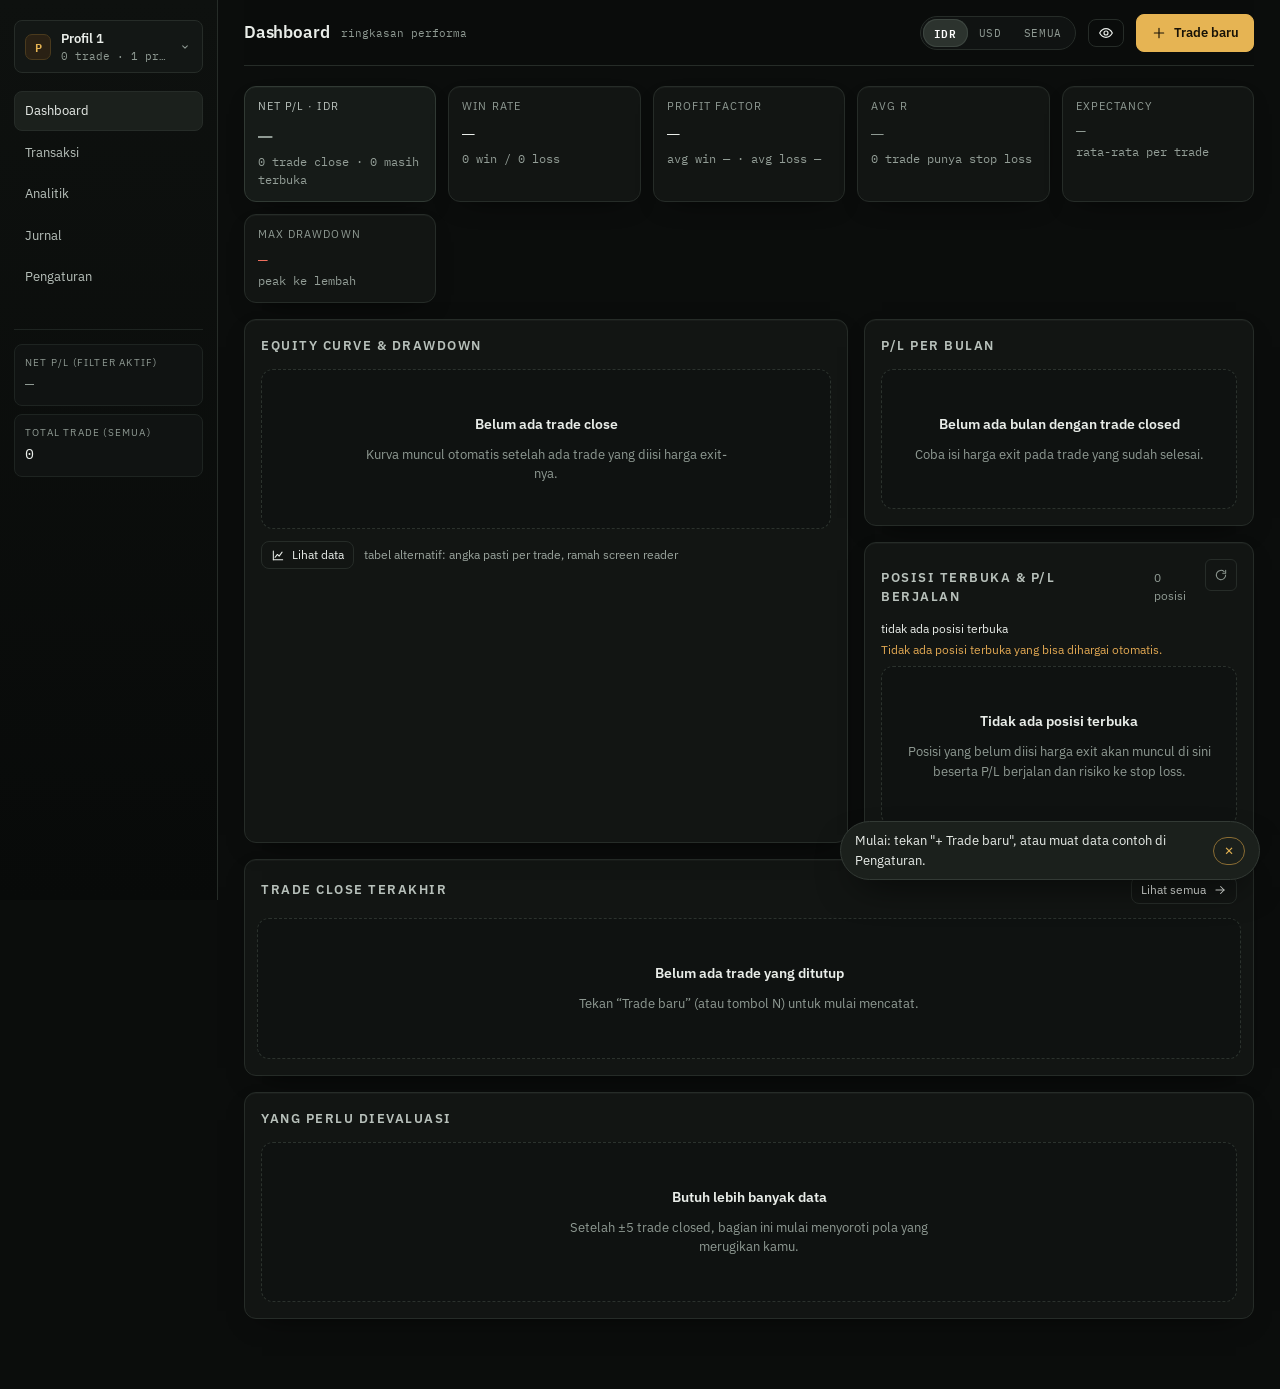
<file: index.html>
<!doctype html>
<html lang="id">
<head>
<meta charset="utf-8">
<meta name="viewport" content="width=device-width, initial-scale=1">
<title>Jurnal Trading — Saham &amp; Crypto</title>
<meta name="theme-color" content="#0b0d0c">
<meta property="og:type" content="website">
<meta property="og:title" content="Jurnal Trading — Saham &amp; Crypto">
<meta property="og:description" content="Jurnal trading offline: catat posisi, hitung P/L dan R multiple, harga live Binance &amp; IDX, multi profil.">
<meta name="twitter:card" content="summary">
<meta name="description" content="Jurnal trading offline untuk saham dan crypto.">
<meta name="color-scheme" content="dark">
<link rel="preconnect" href="https://fonts.googleapis.com">
<link rel="preconnect" href="https://fonts.gstatic.com" crossorigin>
<link href="https://fonts.googleapis.com/css2?family=IBM+Plex+Mono:wght@400;500;600&family=IBM+Plex+Sans:wght@400;500;600&display=swap" rel="stylesheet">
<style>
/* ===================================================================
   Jurnal Trading — design tokens & layout
   surface: Monitor + Operate (dense journal console, no marketing hero)
   =================================================================== */
*,
*::before,
*::after { box-sizing: border-box; }

:root {
  --bg: #0b0d0c;
  --bg-deep: #080a09;
  --panel: #121513;
  --panel-2: #171b18;
  --panel-3: #1d2220;
  --line: #262c28;
  --line-soft: #1e2421;
  --ink: #e9ede9;
  --ink-2: #b8c1bb;
  --muted: #8f9a93;
  --accent: #e6b453;
  --accent-dim: #8a6c33;
  --pos: #5fce9b;
  --neg: #ef6f5e;
  --warn: #e0a752;
  --radius: 12px;
  --radius-sm: 8px;
  --mono: "IBM Plex Mono", ui-monospace, SFMono-Regular, Menlo, monospace;
  --sans: "IBM Plex Sans", ui-sans-serif, system-ui, -apple-system, sans-serif;
  --shadow: 0 1px 0 rgba(255, 255, 255, .03) inset, 0 10px 30px -18px #000;
}

html, body { margin: 0; padding: 0; min-height: 100%; }
body {
  background: var(--bg);
  color: var(--ink);
  font-family: var(--sans);
  font-size: 14px;
  line-height: 1.5;
  -webkit-font-smoothing: antialiased;
  text-rendering: optimizeLegibility;
}
::selection { background: var(--accent); color: #12100a; }

/* scrollbars */
* { scrollbar-width: thin; scrollbar-color: #2c3330 transparent; }
*::-webkit-scrollbar { width: 10px; height: 10px; }
*::-webkit-scrollbar-thumb { background: #2c3330; border-radius: 6px; border: 2px solid var(--bg); }

/* ---------------- shell ---------------- */
.app {
  display: grid;
  grid-template-columns: 218px minmax(0, 1fr);
  min-height: 100vh;
}

.side {
  position: sticky;
  top: 0;
  height: 100vh;
  display: flex;
  flex-direction: column;
  gap: 18px;
  padding: 20px 14px;
  border-right: 1px solid var(--line);
  background: linear-gradient(180deg, #0e110f 0%, var(--bg-deep) 100%);
}

.nav { display: flex; flex-direction: column; gap: 2px; }
.nav button {
  -webkit-appearance: none;
  appearance: none;
  display: flex;
  align-items: center;
  gap: 10px;
  width: 100%;
  padding: 9px 10px;
  min-height: 38px;
  border: 1px solid transparent;
  border-radius: var(--radius-sm);
  background: transparent;
  color: var(--ink-2);
  font: inherit;
  font-size: 13px;
  text-align: left;
  cursor: pointer;
  transition: background .12s ease, color .12s ease;
}
.nav button:hover { background: #141815; color: var(--ink); }
.nav button[aria-current="true"] {
  background: #1b201c;
  border-color: var(--line);
  color: var(--ink);
}
.nav button:focus-visible { outline: 2px solid var(--accent); outline-offset: 1px; }

.side-foot {
  margin-top: 14px;
  padding-top: 14px;
  border-top: 1px solid var(--line-soft);
  display: grid;
  gap: 8px;
}
.side-stat {
  border: 1px solid var(--line-soft);
  border-radius: var(--radius-sm);
  padding: 10px;
  background: #101312;
}
.side-stat .lbl { font-size: 10px; text-transform: uppercase; letter-spacing: .12em; color: var(--muted); }
.side-stat .val { font-family: var(--mono); font-size: 15px; margin-top: 3px; font-variant-numeric: tabular-nums; }

/* ---------------- main ---------------- */
main { min-width: 0; padding: 0 26px 70px; }
.topbar {
  position: sticky;
  top: 0;
  z-index: 30;
  display: flex;
  align-items: center;
  gap: 12px;
  flex-wrap: wrap;
  padding: 14px 0 13px;
  margin-bottom: 20px;
  border-bottom: 1px solid var(--line);
  background: rgba(11, 13, 12, .88);
  backdrop-filter: blur(10px);
}
.topbar h1 {
  font-size: 17px;
  font-weight: 600;
  margin: 0;
  letter-spacing: -.01em;
  white-space: nowrap;
}
.topbar .crumb { font-family: var(--mono); font-size: 11px; color: var(--muted); }
.spacer { flex: 1 1 auto; }

/* segmented control */
.seg {
  display: inline-flex;
  border: 1px solid var(--line);
  border-radius: 999px;
  padding: 2px;
  background: #101312;
}
.seg button {
  -webkit-appearance: none; appearance: none;
  border: 0; background: transparent; color: var(--muted);
  font: inherit; font-size: 11px; font-family: var(--mono);
  letter-spacing: .06em; text-transform: uppercase;
  padding: 5px 11px; border-radius: 999px; cursor: pointer; min-height: 28px;
}
.seg button[aria-pressed="true"] { background: #2c332e; color: #ffffff; box-shadow: inset 0 0 0 1px #3d4640; font-weight: 600; }
.seg button:focus-visible { outline: 2px solid var(--accent); outline-offset: 1px; }

/* ---------------- buttons ---------------- */
.btn {
  -webkit-appearance: none; appearance: none;
  display: inline-flex; align-items: center; justify-content: center; gap: 7px;
  min-height: 36px;
  padding: 8px 14px;
  border: 1px solid var(--line);
  border-radius: var(--radius-sm);
  background: var(--panel-2);
  color: var(--ink);
  font: inherit; font-size: 13px;
  cursor: pointer;
  transition: background .12s ease, border-color .12s ease, transform .06s ease;
  white-space: nowrap;
}
.btn:hover { background: var(--panel-3); border-color: #333a35; }
.btn:active { transform: translateY(1px); }
.btn:focus-visible { outline: 2px solid var(--accent); outline-offset: 1px; }
.btn-primary {
  background: var(--accent);
  border-color: var(--accent);
  color: #191307;
  font-weight: 600;
}
.btn-primary:hover { background: #f0c468; border-color: #f0c468; }
.btn-ghost { background: transparent; }
.btn-danger { color: var(--neg); border-color: #3a2723; background: #17100f; }
.btn-danger:hover { background: #211513; border-color: #5b3229; }
.btn-sm { min-height: 28px; padding: 4px 9px; font-size: 12px; }
.btn .glyph { font-family: var(--mono); font-size: 13px; line-height: 1; }

/* ---------------- cards / grids ---------------- */
.view { display: none; }
.view.is-active { display: block; animation: fadein .16s ease; }
@keyframes fadein { from { opacity: 0; transform: translateY(2px); } to { opacity: 1; transform: none; } }

.card {
  background: var(--panel);
  border: 1px solid var(--line);
  border-radius: var(--radius);
  padding: 16px;
  box-shadow: var(--shadow);
}
.card + .card { margin-top: 16px; }
.card-head {
  display: flex; align-items: baseline; gap: 10px;
  margin-bottom: 14px;
}
.card-head h2 {
  font-size: 12px; margin: 0; font-weight: 600;
  text-transform: uppercase; letter-spacing: .12em; color: var(--ink-2);
}
.card-head .hint { font-size: 11.5px; color: var(--muted); }
.card-head .spacer { flex: 1; }

.kpis {
  display: grid;
  grid-template-columns: repeat(auto-fit, minmax(168px, 1fr));
  gap: 12px;
}
.kpi {
  background: var(--panel);
  border: 1px solid var(--line);
  border-radius: var(--radius);
  padding: 12px 13px;
  box-shadow: var(--shadow);
}
.kpi .lbl {
  font-size: 10.5px; text-transform: uppercase; letter-spacing: .1em;
  color: var(--muted); display: flex; align-items: center; gap: 6px;
}
.kpi .val {
  font-family: var(--mono); font-size: 21px; line-height: 1.25;
  margin-top: 6px; font-variant-numeric: tabular-nums; letter-spacing: -.02em;
}
.kpi .val.sm { font-size: 16px; }
.kpi .meta { font-size: 11px; color: var(--muted); margin-top: 3px; font-family: var(--mono); }

.grid-2 { display: grid; grid-template-columns: minmax(0, 1.55fr) minmax(0, 1fr); gap: 16px; align-items: start; }
.grid-2 > .card + .card { margin-top: 0; }
@media (max-width: 1080px) { .grid-2 { grid-template-columns: minmax(0, 1fr); } }

.pos { color: var(--pos); }
.neg { color: var(--neg); }
.flat { color: var(--muted); }
.num { font-family: var(--mono); font-variant-numeric: tabular-nums; }

/* ---------------- tables ---------------- */
.table-wrap { overflow-x: auto; margin: 0 -4px; }
table { width: 100%; border-collapse: collapse; font-size: 13px; }
thead th {
  position: sticky; top: 0;
  text-align: left;
  font-size: 10.5px;
  text-transform: uppercase;
  letter-spacing: .1em;
  color: var(--muted);
  font-weight: 500;
  padding: 0 10px 8px;
  border-bottom: 1px solid var(--line);
  background: var(--panel);
  white-space: nowrap;
}
tbody td {
  padding: 9px 10px;
  border-bottom: 1px solid var(--line-soft);
  vertical-align: middle;
  white-space: nowrap;
}
tbody tr:hover { background: #151a17; }
tbody tr:last-child td { border-bottom: 0; }
td.num, th.num { text-align: right; font-family: var(--mono); font-variant-numeric: tabular-nums; }
td.wrap { white-space: normal; min-width: 160px; color: var(--ink-2); font-size: 12px; }
.t-sym { font-family: var(--mono); font-weight: 600; letter-spacing: .02em; }
.t-date { font-family: var(--mono); font-size: 11.5px; color: var(--muted); }
.t-sub { font-size: 11px; color: var(--muted); }

.badge {
  display: inline-flex; align-items: center; gap: 4px;
  font-family: var(--mono); font-size: 10px;
  letter-spacing: .07em; text-transform: uppercase;
  padding: 2px 6px; border-radius: 5px;
  border: 1px solid var(--line);
  background: #141815; color: var(--ink-2);
  white-space: nowrap;
}
.badge.b-stock { color: #9ec9f0; border-color: #24323d; background: #10171c; }
.badge.b-crypto { color: #dcb98a; border-color: #3a3020; background: #1a1610; }
.badge.b-long { color: var(--pos); border-color: #1f3b30; background: #0f1a16; }
.badge.b-short { color: var(--neg); border-color: #402623; background: #1a1211; }
.badge.b-open { color: var(--warn); border-color: #3d3423; background: #1a1710; }
.badge.b-tag { color: var(--ink-2); }

.row-actions { display: flex; gap: 4px; justify-content: flex-end; }
.icon-btn {
  -webkit-appearance: none; appearance: none;
  width: 28px; height: 28px; min-height: 28px;
  display: inline-grid; place-items: center;
  border: 1px solid var(--line); border-radius: 6px;
  background: transparent; color: var(--muted);
  font-family: var(--mono); font-size: 12px; cursor: pointer;
}
.icon-btn:hover { color: var(--ink); background: var(--panel-3); }
.icon-btn.danger:hover { color: var(--neg); border-color: #5b3229; }

/* ---------------- empty state ---------------- */
.empty {
  display: grid; gap: 10px; place-items: center;
  padding: 44px 20px; text-align: center;
  border: 1px dashed #2b322d; border-radius: var(--radius);
  background: #0f1211; color: var(--muted);
}
.empty strong { color: var(--ink); font-weight: 600; display: block; font-size: 14px; }
.empty p { margin: 0; font-size: 12.5px; max-width: 380px; }

/* ---------------- chart ---------------- */
.chart { width: 100%; display: block; overflow: visible; }
.chart text { font-family: var(--mono); font-size: 10.5px; fill: var(--muted); }
.chart .axis { stroke: #2f3733; stroke-width: 1; }
.chart .zero { stroke: #59635c; stroke-dasharray: 4 3; stroke-width: 1.2; }
.chart .line { fill: none; stroke-width: 1.8; stroke-linejoin: round; stroke-linecap: round; }
.chart .area { stroke: none; }
.chart .dot { stroke: var(--bg); stroke-width: 1.5; }
.chart-legend { display: flex; gap: 14px; font-size: 11px; color: var(--muted); font-family: var(--mono); }

/* bars (monthly / dow / histogram) */
.bars { display: grid; gap: 7px; }
.bar-row { display: grid; grid-template-columns: 74px 1fr 92px; gap: 10px; align-items: center; font-size: 12px; }
.bar-track { display: flex; align-items: center; height: 18px; background: #0f1211; border-radius: 4px; overflow: hidden; }
.bar-fill { height: 100%; border-radius: 4px; min-width: 2px; transition: width .3s ease; }
.bar-fill.p { background: linear-gradient(90deg, #2f7357, var(--pos)); }
.bar-fill.n { background: linear-gradient(90deg, var(--neg), #7d352c); }
.bar-row .lbl { font-family: var(--mono); font-size: 11px; color: var(--ink-2); }
.bar-row .val { font-family: var(--mono); font-size: 11.5px; text-align: right; font-variant-numeric: tabular-nums; }

/* ---------------- forms ---------------- */
.field { display: grid; gap: 5px; }
.field > label {
  font-size: 10.5px; text-transform: uppercase; letter-spacing: .1em; color: var(--muted);
}
input, select, textarea {
  -webkit-appearance: none; appearance: none;
  width: 100%;
  font: inherit;
  font-size: 13px;
  color: var(--ink);
  background: #0e1110;
  border: 1px solid var(--line);
  border-radius: var(--radius-sm);
  padding: 8px 10px;
  min-height: 36px;
}
input.num, textarea.num { font-family: var(--mono); font-variant-numeric: tabular-nums; }
input:focus, select:focus, textarea:focus {
  outline: none;
  border-color: var(--accent-dim);
  box-shadow: 0 0 0 3px rgba(230, 180, 83, .12);
}
input::placeholder, textarea::placeholder { color: #5a635d; }
select { background-image: none; cursor: pointer; }
textarea { min-height: 72px; resize: vertical; line-height: 1.5; }
input[type="checkbox"] {
  -webkit-appearance: none; appearance: none;
  width: 16px; height: 16px; min-height: 16px; padding: 0;
  border: 1px solid var(--line); border-radius: 4px; background: #0e1110;
  display: inline-grid; place-items: center; cursor: pointer; flex: none;
}
input[type="checkbox"]:checked { background: var(--accent); border-color: var(--accent); }
input[type="checkbox"]:checked::after {
  content: "✓"; font-size: 11px; color: #191307; font-weight: 700;
}
.checkline { display: flex; align-items: center; gap: 8px; font-size: 12.5px; color: var(--ink-2); min-height: 36px; }

.form-grid { display: grid; grid-template-columns: repeat(4, minmax(0, 1fr)); gap: 12px; }
.form-grid .span2 { grid-column: span 2; }
.form-grid .span4 { grid-column: span 4; }
@media (max-width: 860px) {
  .form-grid { grid-template-columns: repeat(2, minmax(0, 1fr)); }
  .form-grid .span4 { grid-column: span 2; }
}
.filters { display: flex; flex-wrap: wrap; gap: 8px; align-items: flex-end; margin-bottom: 14px; }
.filters .field { min-width: 132px; }
.filters .field.grow { flex: 1 1 200px; }

/* ---------------- modal ---------------- */
.modal {
  position: fixed; inset: 0; z-index: 90;
  display: none;
  background: rgba(5, 7, 6, .72);
  backdrop-filter: blur(3px);
  padding: 24px 16px;
  overflow-y: auto;
}
.modal.is-open { display: block; }
.modal-panel {
  width: min(760px, 100%);
  margin: 4vh auto;
  background: var(--panel);
  border: 1px solid var(--line);
  border-radius: 14px;
  box-shadow: 0 40px 80px -30px #000;
  animation: pop .16s ease;
}
@keyframes pop { from { opacity: 0; transform: translateY(8px) scale(.995); } to { opacity: 1; transform: none; } }
.modal-head {
  display: flex; align-items: center; gap: 10px;
  padding: 14px 18px; border-bottom: 1px solid var(--line);
}
.modal-head h2 { font-size: 14px; margin: 0; font-weight: 600; letter-spacing: .01em; }
.modal-body { padding: 18px; }
.modal-foot {
  display: flex; gap: 8px; align-items: center;
  padding: 14px 18px; border-top: 1px solid var(--line);
  background: #0f1211; border-radius: 0 0 14px 14px;
}
.modal-foot .spacer { flex: 1; }

/* live preview inside trade form */
.preview {
  display: grid; grid-template-columns: repeat(auto-fit, minmax(112px, 1fr));
  gap: 10px; padding: 12px; margin-top: 14px;
  background: #0e1110; border: 1px solid var(--line-soft); border-radius: var(--radius-sm);
}
.preview .pv { display: grid; gap: 2px; }
.preview .pv .l { font-size: 10px; text-transform: uppercase; letter-spacing: .09em; color: var(--muted); }
.preview .pv .v { font-family: var(--mono); font-size: 14px; font-variant-numeric: tabular-nums; }

/* ---------------- journal ---------------- */
.journal-list { display: grid; gap: 12px; }
.entry {
  border: 1px solid var(--line);
  border-radius: var(--radius);
  background: var(--panel);
  padding: 14px 16px;
}
.entry-top { display: flex; align-items: baseline; gap: 10px; flex-wrap: wrap; margin-bottom: 8px; }
.entry-top time { font-family: var(--mono); font-size: 11.5px; color: var(--accent); letter-spacing: .04em; }
.entry-top .mood { font-size: 11px; color: var(--muted); }
.entry p { margin: 0 0 8px; font-size: 13px; color: var(--ink-2); white-space: pre-wrap; }
.entry .lesson {
  border-top: 1px dashed #2b322d; padding-top: 8px; margin-top: 8px;
  font-size: 12.5px; color: var(--ink);
}
.entry .lesson b { color: var(--accent); font-weight: 600; font-size: 10px; letter-spacing: .1em; text-transform: uppercase; display: block; margin-bottom: 3px; }

/* notes / callout — used sparingly, text carries the weight */
.note {
  font-size: 12.5px;
  color: var(--ink-2);
  border-top: 1px solid var(--line-soft);
  padding-top: 12px;
  margin-top: 12px;
}
.note b { color: var(--ink); font-weight: 600; }

/* ---------------- toast ---------------- */
.toast-wrap {
  position: fixed;
  bottom: 20px;
  right: 20px;
  z-index: 120;
  display: grid;
  gap: 8px;
  justify-items: end;
  pointer-events: none;
  max-width: min(92vw, 420px);
}
@media (max-width: 900px) { .toast-wrap { right: 12px; bottom: 12px; } }
.toast {
  background: #1b201c; border: 1px solid #333a35; color: var(--ink);
  font-size: 12.5px; padding: 9px 14px; border-radius: 999px;
  box-shadow: 0 16px 40px -18px #000;
  animation: rise .18s ease;
}
@keyframes rise { from { opacity: 0; transform: translateY(8px); } to { opacity: 1; transform: none; } }

/* privacy blur */
body.hide-money .val,
body.hide-money td.num,
body.hide-money .bar-row .val,
body.hide-money .side-stat .val { filter: blur(5px); }
body.hide-money .val:hover,
body.hide-money td.num:hover { filter: none; }

/* ---------------- responsive ---------------- */
@media (max-width: 900px) {
  .app { grid-template-columns: minmax(0, 1fr); }
  .side {
    position: sticky; top: 0; z-index: 40; height: auto;
    flex-direction: row; align-items: center; gap: 10px;
    padding: 10px 12px; border-right: 0; border-bottom: 1px solid var(--line);
    overflow-x: auto;
  }
  .nav { flex-direction: row; gap: 4px; }
  .nav button { padding: 7px 9px; min-height: 32px; white-space: nowrap; }
  .side-foot { display: none; }
  main { padding: 0 14px 60px; }
  .topbar { padding: 10px 0; margin-bottom: 14px; gap: 8px; }
  .topbar h1 { font-size: 15px; }
  .kpi .val { font-size: 18px; }
  .bar-row { grid-template-columns: 62px 1fr 80px; }
}

@media (prefers-reduced-motion: reduce) {
  *, *::before, *::after { animation-duration: .001ms !important; transition-duration: .001ms !important; }
}

/* print */
@media print {
  .side, .topbar .btn, .seg, .row-actions { display: none !important; }
  body { background: #fff; color: #000; }
  .card, .kpi { border-color: #ccc; box-shadow: none; }
}

/* ===================================================================
   POLISH PASS — dari aturan ui-ux-pro-max
   (a11y contrast, 44px touch, inline errors, chart a11y, icon system)
   =================================================================== */

/* token: z-index scale (0 / 10 / 20 / 40 / 90 / 120) */
:root {
  --z-sticky: 30;
  --z-nav: 40;
  --z-modal: 90;
  --z-toast: 120;
}

/* ---- icon system (inline SVG sprite, no emoji) ---- */
.ic {
  width: 16px;
  height: 16px;
  flex: none;
  stroke: currentColor;
  stroke-width: 1.75;
  stroke-linecap: round;
  stroke-linejoin: round;
  fill: none;
  vertical-align: -2px;
}
.ic-sm { width: 14px; height: 14px; }
.ic-lg { width: 18px; height: 18px; }

/* ---- skip link ---- */
.skip-link {
  position: fixed;
  top: 8px;
  left: 8px;
  z-index: 200;
  transform: translateY(-160%);
  background: var(--accent);
  color: #191307;
  font-weight: 600;
  font-size: 13px;
  padding: 10px 14px;
  border-radius: var(--radius-sm);
  text-decoration: none;
  transition: transform .15s ease;
}
.skip-link:focus { transform: none; }

/* ---- screen-reader only ---- */
.sr-only {
  position: absolute;
  width: 1px; height: 1px;
  padding: 0; margin: -1px;
  overflow: hidden;
  clip: rect(0 0 0 0);
  white-space: nowrap;
  border: 0;
}

/* ---- interaction hygiene ---- */
button, .btn, .icon-btn, .nav button, a, select, input[type="checkbox"] {
  touch-action: manipulation;
}
button, .btn, .icon-btn { cursor: pointer; }
input, select, textarea { scroll-margin-top: 96px; }

/* icon buttons: 32px visual, 44px hit area on touch */
.icon-btn { width: 32px; height: 32px; min-height: 32px; }
.row-actions { gap: 8px; }

/* ---- form errors ---- */
.field-error {
  font-size: 12px;
  color: var(--neg);
  min-height: 0;
  display: none;
}
.field-error.is-shown { display: block; }
[aria-invalid="true"] {
  border-color: #7d352c !important;
  box-shadow: 0 0 0 3px rgba(239, 111, 94, .12) !important;
}
.req { color: var(--accent); font-weight: 600; margin-left: 2px; }
.field-hint { font-size: 11.5px; color: var(--muted); }

/* ---- sortable table headers ---- */
th.sortable {
  padding: 0;
  border-bottom: 1px solid var(--line);
}
th.sortable > button {
  -webkit-appearance: none; appearance: none;
  width: 100%;
  display: inline-flex; align-items: center; gap: 4px;
  justify-content: flex-start;
  background: transparent; border: 0;
  padding: 7px 10px;
  min-height: 32px;
  font: inherit;
  font-size: 10px;
  text-transform: uppercase;
  letter-spacing: .1em;
  color: var(--muted);
  cursor: pointer;
}
th.sortable.num > button { justify-content: flex-end; }
th.sortable > button:hover { color: var(--ink); }
th.sortable > button:focus-visible { outline: 2px solid var(--accent); outline-offset: -2px; }
th[aria-sort="ascending"] > button,
th[aria-sort="descending"] > button { color: var(--accent); }
th .sort-arrow { font-size: 9px; opacity: .85; }

/* ---- chart wrapper + tooltip ---- */
.chart-wrap { position: relative; }
.chart-wrap:focus-visible { outline: 2px solid var(--accent); outline-offset: 4px; border-radius: 6px; }
.chart-focus { fill: none; stroke: var(--ink); stroke-width: 1.5; }
.chart-tip {
  position: absolute;
  z-index: 10;
  pointer-events: none;
  min-width: 128px;
  transform: translate(-50%, -114%);
  background: #1b201c;
  border: 1px solid #333a35;
  border-radius: 8px;
  padding: 8px 10px;
  box-shadow: 0 18px 40px -20px #000;
  font-family: var(--mono);
  font-size: 11px;
  line-height: 1.5;
  color: var(--ink);
  display: none;
}
.chart-tip.is-shown { display: block; }
.chart-tip .tip-head { color: var(--muted); font-size: 10px; letter-spacing: .06em; text-transform: uppercase; }
.chart-tip .tip-row { display: flex; justify-content: space-between; gap: 12px; }
.chart-tip .tip-sym { color: var(--accent); font-weight: 600; }
.chart-summary { font-size: 12px; color: var(--ink-2); margin-top: 10px; line-height: 1.55; }
.chart-summary b { color: var(--ink); font-weight: 600; }
.chart-table { margin-top: 12px; max-height: 250px; overflow: auto; }

/* ---- toast with action (undo) ---- */
.toast { display: inline-flex; align-items: center; gap: 10px; max-width: min(92vw, 460px); }
.toast-action {
  -webkit-appearance: none; appearance: none;
  background: transparent;
  border: 1px solid var(--accent-dim);
  color: var(--accent);
  border-radius: 999px;
  font: inherit; font-size: 11.5px;
  padding: 4px 10px; min-height: 28px;
  cursor: pointer;
  pointer-events: auto;
}
.toast-action:hover { background: rgba(230, 180, 83, .12); }
.toast-action:focus-visible { outline: 2px solid var(--accent); outline-offset: 2px; }

/* ---- long token wrapping ---- */
td.wrap, .entry p, .note { overflow-wrap: anywhere; }
.t-sym { overflow-wrap: anywhere; }

/* ---- placeholder contrast ---- */
input::placeholder, textarea::placeholder { color: #77817b; }

/* ---- mobile: 16px inputs (no iOS zoom), 44px targets ---- */
@media (max-width: 900px) {
  input, select, textarea { font-size: 16px; min-height: 44px; }
  .btn { min-height: 44px; padding: 10px 14px; }
  .btn-sm { min-height: 40px; }
  .icon-btn { width: 44px; height: 44px; }
  .nav button { min-height: 44px; padding: 10px 12px; }
  .seg button { min-height: 36px; padding: 8px 12px; }
  .kpi .val { font-size: 19px; }
  .chart-summary { font-size: 12.5px; }
}

/* ---- dynamic type safety ---- */
@media (max-width: 480px) {
  .bar-row { grid-template-columns: 58px 1fr 74px; }
  .kpis { grid-template-columns: repeat(auto-fit, minmax(140px, 1fr)); }
}

/* ---- KPI hierarchy: one hero metric, the rest support it ---- */
.kpi-hero {
  background: #161b18;
  border-color: #313a34;
}
.kpi-hero .val { font-size: 24px; letter-spacing: -.03em; }
.kpi-hero .lbl { color: var(--ink-2); }
@media (max-width: 700px) {
  .kpi-hero .val { font-size: 21px; }
}

/* ---- filter summary line ---- */
.filter-summary {
  display: flex;
  flex-wrap: wrap;
  gap: 8px 14px;
  align-items: center;
  font-size: 12px;
  color: var(--muted);
  border-bottom: 1px solid var(--line-soft);
  padding-bottom: 10px;
  margin-bottom: 4px;
}
.filter-summary b { color: var(--ink); font-weight: 600; font-family: var(--mono); }
.filter-summary .chip {
  font-family: var(--mono); font-size: 11px;
  border: 1px solid var(--line); border-radius: 999px;
  padding: 2px 8px; color: var(--ink-2); background: #141815;
}

/* ---- open position row: risk readout ---- */
.pos-row {
  display: flex; gap: 12px; align-items: center;
  padding: 11px 0; border-bottom: 1px solid var(--line-soft);
}
.pos-row:last-child { border-bottom: 0; }
.pos-row .pos-main { min-width: 0; flex: 1; }
.pos-row .pos-risk {
  font-family: var(--mono); font-size: 11.5px; color: var(--ink-2);
  display: flex; gap: 10px; flex-wrap: wrap; margin-top: 4px;
}
.pos-row .pos-risk span { white-space: nowrap; }

/* ---- second pass: readable secondary type ---- */
.kpi .meta { font-size: 11.5px; }
.t-sub { font-size: 11.5px; }
.bar-row .val { font-size: 12px; }
.bar-row .lbl { font-size: 11.5px; }
.chart-summary { font-size: 12.5px; line-height: 1.6; }
.toast { font-size: 13px; }
.card-head .hint { font-size: 11.5px; }
.chart-legend { font-size: 11.5px; }
.modal-head h2 { font-size: 15px; }
.entry p { font-size: 13.5px; }
.empty p { font-size: 13px; }
.card-head h2 { font-size: 12.5px; }
#dashInsight li { font-size: 13.5px; }

/* ---- third pass: balance the right rail, readable microcopy ---- */
.grid-balance { align-items: stretch; }
.grid-balance > div:last-child { display: flex; flex-direction: column; }
.grid-balance > div:last-child > .card:last-child { flex: 1; }

.field-hint { font-size: 12px; color: #9aa49d; }
.pos-row .pos-risk { font-size: 12px; }
.kpi .meta { font-size: 12px; color: #939e97; }
.pos-row { padding: 12px 0; }

.th-plain {
  font-size: 10.5px;
  text-transform: uppercase;
  letter-spacing: .1em;
  color: var(--muted);
  font-weight: 500;
  text-align: right;
}
.t-sub[title] { cursor: help; }

/* ---- diverging bars (negatif ke kiri garis nol) ---- */
.bar-track.diverging { position: relative; background: #0f1211; }
.bar-center {
  position: absolute;
  left: 50%; top: 0; bottom: 0;
  width: 1px;
  background: #414a44;
}
.bar-track.diverging .bar-fill { position: absolute; top: 0; bottom: 0; border-radius: 3px; }
.bar-track.diverging .bar-fill.p { border-top-left-radius: 0; border-bottom-left-radius: 0; }
.bar-track.diverging .bar-fill.n { border-top-right-radius: 0; border-bottom-right-radius: 0; }

/* ---- profil switcher ---- */
.profile-switcher { padding: 0; }
.profile-btn {
  -webkit-appearance: none; appearance: none;
  width: 100%;
  display: flex;
  align-items: center;
  gap: 10px;
  padding: 8px 10px;
  min-height: 46px;
  background: #131715;
  border: 1px solid var(--line);
  border-radius: var(--radius-sm);
  color: var(--ink);
  font: inherit;
  text-align: left;
  cursor: pointer;
  transition: background .12s ease, border-color .12s ease;
}
.profile-btn:hover { background: #191e1b; border-color: #333a35; }
.profile-btn:focus-visible { outline: 2px solid var(--accent); outline-offset: 1px; }
.profile-btn .pmeta { display: grid; min-width: 0; flex: 1; }
.profile-btn .pname {
  font-size: 13px;
  font-weight: 600;
  white-space: nowrap;
  overflow: hidden;
  text-overflow: ellipsis;
}
.profile-btn .pstat {
  font-family: var(--mono);
  font-size: 10.5px;
  color: var(--muted);
  white-space: nowrap;
  overflow: hidden;
  text-overflow: ellipsis;
}
.profile-btn > .ic { color: var(--muted); }

.avatar {
  flex: none;
  width: 26px;
  height: 26px;
  display: grid;
  place-items: center;
  border-radius: 7px;
  background: #2a2114;
  border: 1px solid #4a3a1d;
  color: var(--accent);
  font-family: var(--mono);
  font-size: 12px;
  font-weight: 600;
  text-transform: uppercase;
}

/* ---- daftar profil di modal ---- */
.modal-panel.narrow { width: min(520px, 100%); }
.profile-list { display: grid; gap: 8px; }
.profile-row {
  display: flex;
  align-items: center;
  gap: 10px;
  padding: 9px 10px;
  border: 1px solid var(--line-soft);
  border-radius: var(--radius-sm);
  background: #101312;
}
.profile-row.is-active { border-color: #3d4a3f; background: #161b18; }
.profile-row-main { display: grid; gap: 2px; min-width: 0; flex: 1; }
.profile-name-input {
  width: 100%;
  background: transparent;
  border: 1px solid transparent;
  border-radius: 6px;
  padding: 3px 6px;
  min-height: 28px;
  font-size: 13px;
  font-weight: 600;
  color: var(--ink);
}
.profile-name-input:hover { border-color: var(--line); background: #0e1110; }
.profile-name-input:focus {
  border-color: var(--accent-dim);
  background: #0e1110;
  box-shadow: 0 0 0 3px rgba(230, 180, 83, .12);
  outline: none;
}
.profile-row .badge { white-space: nowrap; }
.profile-row .badge .ic { margin-right: 2px; }

@media (max-width: 900px) {
  .profile-switcher { flex: none; }
  .profile-btn { min-height: 40px; padding: 6px 8px; }
  .profile-btn .pstat { display: none; }
  .profile-btn .pname { font-size: 12.5px; max-width: 96px; }
}

/* ---- baris profil: input terbaca sebagai field, bukan teks biasa ---- */
.profile-name-input {
  border-color: var(--line-soft);
  background: #0e1110;
  font-weight: 600;
}
.profile-name-input:hover { border-color: #3a423c; }
.profile-row .t-sub { line-height: 1.2; }
.profile-row-main { gap: 3px; }
.modal-panel:focus { outline: none; }

/* ---- harga live ---- */
.price-line {
  display: flex;
  flex-wrap: wrap;
  gap: 4px 12px;
  align-items: baseline;
  margin: 0 0 8px;
  min-height: 16px;
}
.price-line .hint { font-size: 11.5px; }
#priceNote, #priceNoteSettings { color: var(--warn); }
.pos-live {
  border-top: 1px dashed #232a26;
  padding-top: 5px;
  margin-top: 6px !important;
  align-items: center;
}
.pos-px { color: var(--ink); font-weight: 600; }
.pos-manual-input {
  width: 108px;
  min-height: 30px;
  padding: 4px 8px;
  font-size: 12px;
  font-family: var(--mono);
}
.pos-manual { display: inline-flex; align-items: center; gap: 6px; }
.icon-btn[disabled] { opacity: .45; cursor: default; }
#btnRefreshPrices[aria-busy="true"] .ic { animation: spin 1s linear infinite; }
@keyframes spin { to { transform: rotate(360deg); } }
@media (prefers-reduced-motion: reduce) { #btnRefreshPrices[aria-busy="true"] .ic { animation: none; } }

</style>
<link rel="icon" href="data:image/svg+xml,%3Csvg xmlns='http://www.w3.org/2000/svg' viewBox='0 0 32 32'%3E%3Crect width='32' height='32' rx='7' fill='%230b0d0c'/%3E%3Cpath d='M6 22l6-7 4 4 8-11' stroke='%23e6b453' stroke-width='2.4' fill='none' stroke-linecap='round' stroke-linejoin='round'/%3E%3C/svg%3E">
</head>
<body>
<a class="skip-link" href="#main">Skip ke konten utama</a>

<!-- icon sprite: one stroke family (1.75px), no emoji -->
<svg width="0" height="0" style="position:absolute" aria-hidden="true" focusable="false">
  <symbol id="i-plus" viewBox="0 0 24 24"><path d="M12 5v14M5 12h14"/></symbol>
  <symbol id="i-edit" viewBox="0 0 24 24"><path d="M4 20h4l10-10-4-4L4 16v4Z"/><path d="M13.5 6.5 17.5 10.5"/></symbol>
  <symbol id="i-trash" viewBox="0 0 24 24"><path d="M4 7h16"/><path d="M9 7V5h6v2"/><path d="M6 7l1 13h10l1-13"/><path d="M10 11v6M14 11v6"/></symbol>
  <symbol id="i-eye" viewBox="0 0 24 24"><path d="M2.5 12S6 5.5 12 5.5 21.5 12 21.5 12S18 18.5 12 18.5 2.5 12 2.5 12Z"/><circle cx="12" cy="12" r="3"/></symbol>
  <symbol id="i-eye-off" viewBox="0 0 24 24"><path d="M3 3l18 18"/><path d="M10.6 6.1A9.6 9.6 0 0 1 12 6c6 0 9.5 6 9.5 6a17 17 0 0 1-2.4 3.2"/><path d="M6.3 7.8A17 17 0 0 0 2.5 12S6 18 12 18a9.4 9.4 0 0 0 3.3-.6"/><path d="M9.9 10a3 3 0 0 0 4.2 4.2"/></symbol>
  <symbol id="i-download" viewBox="0 0 24 24"><path d="M12 4v11"/><path d="M8 11l4 4 4-4"/><path d="M4 19h16"/></symbol>
  <symbol id="i-upload" viewBox="0 0 24 24"><path d="M12 20V9"/><path d="M8 13l4-4 4 4"/><path d="M4 5h16"/></symbol>
  <symbol id="i-close" viewBox="0 0 24 24"><path d="M6 6l12 12M18 6 6 18"/></symbol>
  <symbol id="i-arrow-right" viewBox="0 0 24 24"><path d="M5 12h14"/><path d="M13 6l6 6-6 6"/></symbol>
  <symbol id="i-refresh" viewBox="0 0 24 24"><path d="M20 12a8 8 0 1 1-2.6-5.9"/><path d="M20 4v5h-5"/></symbol>
  <symbol id="i-chevron" viewBox="0 0 24 24"><path d="M8 10l4 4 4-4"/></symbol>
  <symbol id="i-user" viewBox="0 0 24 24"><circle cx="12" cy="8" r="3.4"/><path d="M5.5 20a6.5 6.5 0 0 1 13 0"/></symbol>
  <symbol id="i-check" viewBox="0 0 24 24"><path d="M5 12.5l4.5 4.5L19 7"/></symbol>
  <symbol id="i-chart" viewBox="0 0 24 24"><path d="M4 20V5"/><path d="M4 20h16"/><path d="M7 16l4-5 3 3 5-7"/></symbol>
</svg>

<div class="app">
  <aside class="side">
    <div class="profile-switcher">
      <button class="profile-btn" id="btnProfile" aria-haspopup="dialog" aria-expanded="false" aria-label="Ganti profil">
        <span class="avatar" id="profileAvatar" aria-hidden="true">1</span>
        <span class="pmeta">
          <span class="pname" id="profileName">Profil 1</span>
          <span class="pstat" id="profileStat">0 trade</span>
        </span>
        <svg class="ic ic-sm" aria-hidden="true"><use href="#i-chevron"/></svg>
      </button>
    </div>

    <nav class="nav" id="nav" aria-label="Navigasi utama">
      <button data-view="dash" aria-current="true">Dashboard</button>
      <button data-view="trades">Transaksi</button>
      <button data-view="analytics">Analitik</button>
      <button data-view="journal">Jurnal</button>
      <button data-view="settings">Pengaturan</button>
    </nav>

    <div class="side-foot">
      <div class="side-stat">
        <div class="lbl">Net P/L (filter aktif)</div>
        <div class="val" id="sideNet">—</div>
      </div>
      <div class="side-stat">
        <div class="lbl">Total trade (semua)</div>
        <div class="val" id="sideCount">0</div>
      </div>
    </div>
  </aside>

  <main id="main">
    <header class="topbar">
      <h1 id="viewTitle">Dashboard</h1>
      <span class="crumb" id="viewCrumb"></span>
      <div class="spacer"></div>

      <div class="seg" id="curSeg" role="group" aria-label="Filter mata uang">
        <button data-cur="IDR" aria-pressed="true">IDR</button>
        <button data-cur="USD" aria-pressed="false">USD</button>
        <button data-cur="ALL" aria-pressed="false">Semua</button>
      </div>
      <button class="btn btn-ghost btn-sm" id="btnEye" aria-pressed="false" title="Sembunyikan nominal" aria-label="Sembunyikan nominal"><svg class="ic" aria-hidden="true"><use href="#i-eye"/></svg></button>
      <button class="btn btn-primary" id="btnNew"><svg class="ic" aria-hidden="true"><use href="#i-plus"/></svg> Trade baru</button>
    </header>

    <!-- ============ DASHBOARD ============ -->
    <section class="view is-active" id="view-dash">
      <div class="kpis" id="dashKpis"></div>

      <div class="grid-2 grid-balance" style="margin-top:16px">
        <div class="card">
          <div class="card-head">
            <h2>Equity curve &amp; drawdown</h2>
            <span class="hint" id="equityHint"></span>
            <div class="spacer"></div>
            <div class="chart-legend" id="equityLegend"></div>
          </div>
          <div class="chart-wrap" id="equityChartWrap"></div>
          <p class="chart-summary" id="equitySummary"></p>
          <div style="display:flex;gap:10px;align-items:center;margin-top:12px;flex-wrap:wrap">
            <button class="btn btn-ghost btn-sm" id="btnEquityTable" aria-expanded="false" aria-controls="equityTable">
              <svg class="ic ic-sm" aria-hidden="true"><use href="#i-chart"/></svg> Lihat data
            </button>
            <span class="field-hint">tabel alternatif: angka pasti per trade, ramah screen reader</span>
          </div>
          <div class="chart-table" id="equityTable" hidden></div>
        </div>

        <div>
          <div class="card">
            <div class="card-head"><h2>P/L per bulan</h2></div>
            <div class="bars" id="monthlyBars"></div>
          </div>

          <div class="card">
            <div class="card-head">
              <h2>Posisi terbuka &amp; P/L berjalan</h2>
              <div class="spacer"></div>
              <span class="hint" id="openCount"></span>
              <button class="icon-btn" type="button" id="btnRefreshPrices" aria-label="Perbarui harga sekarang" title="Perbarui harga (otomatis tiap 60 menit)">
                <svg class="ic ic-sm" aria-hidden="true"><use href="#i-refresh"/></svg>
              </button>
            </div>
            <div class="price-line"><span class="hint" id="priceStatus">harga belum diambil</span><span class="hint" id="priceNote"></span></div>
            <div id="openList"></div>
          </div>
        </div>
      </div>

      <div class="card" style="margin-top:16px">
        <div class="card-head">
          <h2>Trade close terakhir</h2>
          <div class="spacer"></div>
          <button class="btn btn-ghost btn-sm" data-goto="trades">Lihat semua <svg class="ic ic-sm" aria-hidden="true"><use href="#i-arrow-right"/></svg></button>
        </div>
        <div class="table-wrap" id="recentTable"></div>
      </div>

      <div class="card" id="dashInsightCard" style="margin-top:16px">
        <div class="card-head"><h2>Yang perlu dievaluasi</h2></div>
        <div id="dashInsight"></div>
      </div>
    </section>

    <!-- ============ TRADES ============ -->
    <section class="view" id="view-trades">
      <div class="card">
        <div class="filters">
          <div class="field">
            <label for="fMarket">Market</label>
            <select id="fMarket">
              <option value="">Semua</option>
              <option value="stock">Saham (IDX)</option>
              <option value="crypto">Crypto</option>
            </select>
          </div>
          <div class="field">
            <label for="fStatus">Status</label>
            <select id="fStatus">
              <option value="">Semua</option>
              <option value="closed">Sudah close</option>
              <option value="open">Masih terbuka</option>
              <option value="win">Profit</option>
              <option value="loss">Loss</option>
            </select>
          </div>
          <div class="field">
            <label for="fTag">Tag / setup</label>
            <select id="fTag"><option value="">Semua</option></select>
          </div>
          <div class="field grow">
            <label for="fSearch">Cari simbol / catatan</label>
            <input id="fSearch" type="search" placeholder="BBCA, BTC, breakout…" autocomplete="off">
          </div>
          <div class="field">
            <label for="fSort">Urutkan</label>
            <select id="fSort">
              <option value="date-desc">Tanggal terbaru</option>
              <option value="date-asc">Tanggal terlama</option>
              <option value="pl-desc">P/L terbesar</option>
              <option value="pl-asc">P/L terkecil</option>
              <option value="r-desc">R terbesar</option>
              <option value="symbol">Simbol A–Z</option>
            </select>
          </div>
          <button class="btn btn-sm" id="btnResetFilter">Reset</button>
          <button class="btn btn-sm" id="btnCsv">Export CSV</button>
        </div>
        <div class="filter-summary" id="filterSummary"></div>
        <div class="table-wrap" id="tradesTable"></div>
      </div>
      <div class="kpis" id="filteredKpis" style="margin-top:16px"></div>
    </section>

    <!-- ============ ANALYTICS ============ -->
    <section class="view" id="view-analytics">
      <div class="grid-2">
        <div class="card">
          <div class="card-head"><h2>Per setup / tag</h2><div class="spacer"></div><span class="hint">win rate &amp; net P/L</span></div>
          <div class="table-wrap" id="anTags"></div>
        </div>
        <div class="card">
          <div class="card-head"><h2>Distribusi R</h2><div class="spacer"></div><span class="hint">ekspektasi per trade</span></div>
          <div class="bars" id="anR"></div>
        </div>
      </div>

      <div class="grid-2" style="margin-top:16px">
        <div class="card">
          <div class="card-head"><h2>Per simbol</h2><div class="spacer"></div><span class="hint" id="anSymbolsHint"></span></div>
          <div class="table-wrap" id="anSymbols"></div>
        </div>
        <div class="card">
          <div class="card-head"><h2>Per hari</h2><div class="spacer"></div><span class="hint">net P/L per hari close</span></div>
          <div class="bars" id="anDow"></div>
        </div>
      </div>

      <div class="grid-2" style="margin-top:16px">
        <div class="card">
          <div class="card-head"><h2>Long vs short</h2></div>
          <div class="table-wrap" id="anSide"></div>
        </div>
        <div class="card">
          <div class="card-head"><h2>Per psikologi</h2><div class="spacer"></div><span class="hint">disiplin vs emosi</span></div>
          <div class="table-wrap" id="anEmotion"></div>
        </div>
      </div>
    </section>

    <!-- ============ JOURNAL ============ -->
    <section class="view" id="view-journal">
      <div class="card">
        <div class="card-head"><h2>Tulis jurnal harian</h2><div class="spacer"></div><span class="hint">kondisi market, eksekusi, pelajaran</span></div>
        <form id="journalForm" novalidate>
          <div class="form-grid">
            <div class="field">
              <label for="jDate">Tanggal</label>
              <input type="date" id="jDate" required aria-required="true" aria-describedby="err-jDate">
              <span class="field-error" id="err-jDate"></span>
            </div>
            <div class="field">
              <label for="jMood">Mood</label>
              <select id="jMood">
                <option>Tenang &amp; sesuai plan</option>
                <option>Terlalu percaya diri</option>
                <option>FOMO / buru-buru</option>
                <option>Ragu &amp; telat masuk</option>
                <option>Revenge trading</option>
                <option>Disiplin walau loss</option>
              </select>
            </div>
            <div class="field span2">
              <label for="jTitle">Judul</label>
              <input type="text" id="jTitle" placeholder="Contoh: market sideways, saya overtrade">
            </div>
            <div class="field span4">
              <label for="jBody">Catatan</label>
              <textarea id="jBody" placeholder="Apa yang terjadi hari ini? Setup apa yang jalan, mana yang gagal, kenapa."></textarea>
            </div>
            <div class="field span4">
              <label for="jLesson">Pelajaran / action item</label>
              <input type="text" id="jLesson" placeholder="Contoh: maksimal 2 trade per hari, tunggu retest.">
            </div>
          </div>
          <div style="display:flex;gap:8px;margin-top:14px;align-items:center">
            <button class="btn btn-primary" type="submit">Simpan jurnal</button>
            <span class="hint" id="journalEditHint" style="font-size:11px;color:var(--muted)"></span>
          </div>
        </form>
      </div>
      <div class="journal-list" id="journalList" style="margin-top:16px"></div>
    </section>

    <!-- ============ SETTINGS ============ -->
    <section class="view" id="view-settings">
      <div class="grid-2">
        <div class="card">
          <div class="card-head"><h2>Preferensi</h2></div>
          <div class="form-grid" style="grid-template-columns:repeat(2,minmax(0,1fr))">
            <div class="field">
              <label for="sFeeStockBuy">Fee beli saham (%)</label>
              <input type="number" step="0.01" min="0" id="sFeeStockBuy" class="num">
            </div>
            <div class="field">
              <label for="sFeeStockSell">Fee jual saham (%)</label>
              <input type="number" step="0.01" min="0" id="sFeeStockSell" class="num">
            </div>
            <div class="field">
              <label for="sFeeCryptoBuy">Fee beli crypto (%)</label>
              <input type="number" step="0.01" min="0" id="sFeeCryptoBuy" class="num">
            </div>
            <div class="field">
              <label for="sFeeCryptoSell">Fee jual crypto (%)</label>
              <input type="number" step="0.01" min="0" id="sFeeCryptoSell" class="num">
            </div>
            <div class="field">
              <label for="sLotSize">1 lot saham = … lembar</label>
              <input type="number" step="1" min="1" id="sLotSize" class="num">
              <span class="field-hint">default 100 lembar (1 lot IDX)</span>
            </div>
          </div>
          <div class="note">
            Fee dipakai otomatis saat kamu centang <b>hitung fee otomatis</b> di form trade.
            Default saham IDX: beli 0,15% &amp; jual 0,25%. Crypto 0,1% (spot).
          </div>
          <div style="margin-top:14px"><button class="btn btn-primary" id="btnSaveSettings">Simpan preferensi</button></div>
        </div>

        <div class="card">
          <div class="card-head"><h2>Data</h2><div class="spacer"></div><span class="hint">semua profil tersimpan di browser ini</span></div>
          <div style="display:grid;gap:10px">
            <button class="btn" id="btnExportJson"><svg class="ic ic-sm" aria-hidden="true"><use href="#i-download"/></svg> Export backup (JSON)</button>
            <button class="btn" id="btnExportCsv2"><svg class="ic ic-sm" aria-hidden="true"><use href="#i-download"/></svg> Export transaksi (CSV)</button>
            <button class="btn" id="btnImportJson"><svg class="ic ic-sm" aria-hidden="true"><use href="#i-upload"/></svg> Import backup (JSON)</button>
            <input type="file" id="fileImport" accept="application/json,.json" hidden>
            <button class="btn" id="btnSample">Muat data contoh</button>
            <button class="btn btn-danger" id="btnWipe"><svg class="ic ic-sm" aria-hidden="true"><use href="#i-trash"/></svg> Hapus data profil ini</button>
          </div>
          <div class="note">
            <b>Tidak ada server.</b> Semua profil disimpan di <b>localStorage</b> browser ini.
            Kalau cache/browser dibersihkan, data bisa hilang — rutin klik <b>Export backup</b>.
            Mau akses dari HP dan laptop sekaligus? Backup JSON bisa di-import di perangkat lain.
          </div>
        </div>
      </div>

      <div class="card" style="margin-top:16px">
        <div class="card-head"><h2>Harga live</h2><div class="spacer"></div><span class="hint" id="priceStatusSettings">—</span></div>
        <div style="display:grid;gap:10px">
          <div class="price-line"><span class="hint" id="priceNoteSettings"></span></div>
          <div class="table-wrap">
            <table>
              <tbody>
                <tr><td class="wrap"><b>Crypto</b> — harga dari Binance (host market data <span class="num">data-api.binance.vision</span>), pasangan dianggap USDT kalau simbol belum ada akhiran pair.</td></tr>
                <tr><td class="wrap"><b>Saham IDX</b> — harga dari Yahoo Finance (<span class="num">KODE.JK</span>) lewat CORS proxy publik, karena bursa tidak menyediakan endpoint gratis ber-CORS.</td></tr>
                <tr><td class="wrap"><b>Update</b> — otomatis begitu file dibuka (kalau cache lebih dari 1 jam) dan tiap 60 menit selama tab terbuka. Harga disimpan di browser, jadi tetap terlihat walau sedang offline.</td></tr>
                <tr><td class="wrap"><b>Tidak bisa diambil?</b> Isi harga manual di kartu <b>Posisi terbuka</b> — P/L berjalan tetap dihitung, dan tandanya jelas "manual".</td></tr>
              </tbody>
            </table>
          </div>
          <div><button class="btn btn-sm" id="btnRefreshPrices2"><svg class="ic ic-sm" aria-hidden="true"><use href="#i-refresh"/></svg> Perbarui harga sekarang</button></div>
        </div>
      </div>

      <div class="card" style="margin-top:16px">
        <div class="card-head"><h2>Cara pakai singkat</h2></div>
        <div class="table-wrap">
          <table>
            <tbody>
              <tr><td class="wrap"><b>1. Catat sebelum/sesudah entry.</b> Isi simbol, qty, harga entry, dan <b>stop loss</b>. Stop loss wajib kalau mau dapat R multiple.</td></tr>
              <tr><td class="wrap"><b>2. R multiple</b> = net profit ÷ risiko awal (jarak entry ke stop × qty). Ini metrik paling jujur: +2R artinya profit dua kali risiko.</td></tr>
              <tr><td class="wrap"><b>3. Tutup trade</b> dengan mengisi harga exit + tanggal exit. Statistik, kurva equity, dan analitik ikut ter-update.</td></tr>
              <tr><td class="wrap"><b>4. Kasih tag setup</b> (breakout, pullback, scalping…) supaya analitik bisa bilang setup mana yang benar-benar menghasilkan uang.</td></tr>
              <tr><td class="wrap"><b>5. Review tiap minggu.</b> Baca tab Analitik + Jurnal, cari pola: setup apa yang rugi terus, jam/hari apa yang buruk, emosi apa yang merusak.</td></tr>
              <tr><td class="wrap"><b>Shortcut:</b> tekan <b>N</b> untuk trade baru, <b>Esc</b> untuk tutup form.</td></tr>
            </tbody>
          </table>
        </div>
      </div>
    </section>
  </main>
</div>

<!-- ============ TRADE MODAL ============ -->
<div class="modal" id="tradeModal" role="dialog" aria-modal="true" aria-labelledby="tradeModalTitle">
  <div class="modal-panel">
    <div class="modal-head">
      <h2 id="tradeModalTitle">Trade baru</h2>
      <div class="spacer" style="flex:1"></div>
      <button class="icon-btn" id="btnCloseModal" aria-label="Tutup form trade"><svg class="ic" aria-hidden="true"><use href="#i-close"/></svg></button>
    </div>
    <form id="tradeForm" novalidate>
      <div class="modal-body">
        <div class="form-grid">
          <div class="field">
            <label for="tMarket">Market</label>
            <select id="tMarket">
              <option value="stock">Saham (IDX)</option>
              <option value="crypto">Crypto</option>
            </select>
          </div>
          <div class="field">
            <label for="tSymbol">Simbol <span class="req" aria-hidden="true">*</span></label>
            <input type="text" id="tSymbol" placeholder="BBCA / BTCUSDT" required aria-required="true" aria-describedby="err-tSymbol" autocomplete="off" style="text-transform:uppercase">
            <span class="field-error" id="err-tSymbol"></span>
          </div>
          <div class="field">
            <label for="tSide">Arah</label>
            <select id="tSide">
              <option value="long">Long / buy</option>
              <option value="short">Short / sell</option>
            </select>
          </div>
          <div class="field">
            <label for="tCurrency">Mata uang</label>
            <select id="tCurrency">
              <option value="IDR">IDR (Rp)</option>
              <option value="USD">USD ($)</option>
            </select>
          </div>

          <div class="field">
            <label for="tQty">Qty (lembar / koin) <span class="req" aria-hidden="true">*</span></label>
            <input type="number" step="any" min="0" id="tQty" class="num" inputmode="decimal" placeholder="100" required aria-required="true" aria-describedby="err-tQty">
            <span class="field-error" id="err-tQty"></span>
          </div>
          <div class="field">
            <label for="tEntry">Harga entry <span class="req" aria-hidden="true">*</span></label>
            <input type="number" step="any" min="0" id="tEntry" class="num" inputmode="decimal" placeholder="0" required aria-required="true" aria-describedby="err-tEntry">
            <span class="field-error" id="err-tEntry"></span>
          </div>
          <div class="field">
            <label for="tStop">Stop loss</label>
            <input type="number" step="any" min="0" id="tStop" class="num" inputmode="decimal" placeholder="opsional">
          </div>
          <div class="field">
            <label for="tTarget">Target</label>
            <input type="number" step="any" min="0" id="tTarget" class="num" placeholder="opsional">
          </div>

          <div class="field">
            <label for="tEntryDate">Tanggal entry</label>
            <input type="datetime-local" id="tEntryDate" required>
          </div>
          <div class="field">
            <label for="tExitDate">Tanggal exit</label>
            <input type="datetime-local" id="tExitDate" aria-describedby="err-tExitDate">
            <span class="field-error" id="err-tExitDate"></span>
          </div>
          <div class="field">
            <label for="tExit">Harga exit</label>
            <input type="number" step="any" min="0" id="tExit" class="num" inputmode="decimal" placeholder="kosong = masih terbuka">
          </div>
          <div class="field">
            <label for="tFee">Fee total</label>
            <input type="number" step="any" min="0" id="tFee" class="num" placeholder="0">
          </div>

          <div class="field span2">
            <label for="tTags">Tag setup (pisahkan koma)</label>
            <input type="text" id="tTags" placeholder="breakout, pullback, scalping" autocomplete="off">
          </div>
          <div class="field">
            <label for="tEmotion">Psikologi saat entry</label>
            <select id="tEmotion">
              <option value="">—</option>
              <option>Disiplin / sesuai plan</option>
              <option>FOMO</option>
              <option>Revenge</option>
              <option>Overconfident</option>
              <option>Ragu</option>
              <option>Bosan / iseng</option>
            </select>
          </div>
          <div class="field">
            <label>Fee otomatis</label>
            <label class="checkline"><input type="checkbox" id="tAutoFee" checked> Pakai % fee dari pengaturan</label>
          </div>

          <div class="field span4">
            <label for="tNotes">Catatan / alasan entry</label>
            <textarea id="tNotes" placeholder="Alasan entry, kondisi market, plan keluar. Screenshot bisa ditempel linknya."></textarea>
          </div>
        </div>

        <div class="preview" id="tradePreview"></div>
      </div>
      <div class="modal-foot">
        <button class="btn btn-danger btn-sm" type="button" id="btnDeleteTrade" style="display:none">Hapus trade</button>
        <div class="spacer"></div>
        <button class="btn btn-ghost" type="button" id="btnCancelModal">Batal</button>
        <button class="btn btn-primary" type="submit" id="btnSaveTrade">Simpan trade</button>
      </div>
    </form>
  </div>
</div>

<div class="modal" id="profileModal" role="dialog" aria-modal="true" aria-labelledby="profileModalTitle">
  <div class="modal-panel narrow">
    <div class="modal-head">
      <h2 id="profileModalTitle">Profil</h2>
      <div class="spacer" style="flex:1"></div>
      <button class="icon-btn" id="btnCloseProfile" aria-label="Tutup daftar profil"><svg class="ic" aria-hidden="true"><use href="#i-close"/></svg></button>
    </div>
    <div class="modal-body">
      <p class="field-hint" style="margin:0 0 12px">Tiap profil punya trade, jurnal, dan pengaturan sendiri &mdash; klik nama untuk mengganti.</p>
      <div class="profile-list" id="profileList"></div>

      <form id="profileForm" novalidate style="margin-top:18px;border-top:1px solid var(--line-soft);padding-top:16px">
        <div class="form-grid" style="grid-template-columns:minmax(0,1fr) auto;align-items:end">
          <div class="field">
            <label for="newProfileName">Profil baru</label>
            <input type="text" id="newProfileName" placeholder="Contoh: Akun utama, Akun crypto" autocomplete="off" aria-describedby="err-newProfileName">
            <span class="field-error" id="err-newProfileName"></span>
          </div>
          <button class="btn btn-primary" type="submit"><svg class="ic" aria-hidden="true"><use href="#i-plus"/></svg> Tambah</button>
        </div>
      </form>

      <div class="note">
        Backup JSON menyimpan <b>semua profil</b> sekaligus, jadi satu file cukup untuk pindah perangkat.
        <button class="btn btn-ghost btn-sm" type="button" id="btnGoBackup" style="margin-top:8px">Buka Pengaturan &rarr; Data</button>
      </div>
    </div>
    <div class="modal-foot">
      <div class="spacer"></div>
      <button class="btn btn-ghost" type="button" id="btnDoneProfile">Selesai</button>
    </div>
  </div>
</div>

<div class="toast-wrap" id="toastWrap" role="status" aria-live="polite" aria-atomic="false"></div>
<div class="sr-only" id="srView" role="status" aria-live="polite"></div>
<script>
/* ===================================================================
   Jurnal Trading — app logic
   Pure vanilla JS + localStorage. No server, no dependencies.
   =================================================================== */
(function () {
  'use strict';

  /* ---------------- tiny utils ---------------- */
  var $ = function (s, r) { return (r || document).querySelector(s); };
  var $$ = function (s, r) { return Array.prototype.slice.call((r || document).querySelectorAll(s)); };
  var KEY = 'jurnal.v2';
  var MON = ['Jan', 'Feb', 'Mar', 'Apr', 'Mei', 'Jun', 'Jul', 'Agu', 'Sep', 'Okt', 'Nov', 'Des'];
  var DOW = ['Sen', 'Sel', 'Rab', 'Kam', 'Jum', 'Sab', 'Min'];

  function uid() { return Date.now().toString(36) + Math.random().toString(36).slice(2, 7); }
  function num(v) { if (v === '' || v === null || v === undefined) return null; var n = Number(v); return isFinite(n) ? n : null; }
  function esc(s) {
    return String(s == null ? '' : s).replace(/[&<>"']/g, function (c) {
      return { '&': '&amp;', '<': '&lt;', '>': '&gt;', '"': '&quot;', "'": '&#39;' }[c];
    });
  }
  function sum(arr, f) { var t = 0; for (var i2 = 0; i2 < arr.length; i2++) t += f ? f(arr[i2]) : arr[i2]; return t; }

  /* ---------------- formatting ---------------- */
  function fmtMoney(v, cur) {
    if (v == null || !isFinite(v)) return '\u2014';
    var neg = v < 0, a = Math.abs(v);
    if (cur === 'IDR') {
      return (neg ? '\u2212' : '') + 'Rp ' + a.toLocaleString('id-ID', { maximumFractionDigits: 0 });
    }
    return (neg ? '\u2212' : '') + '$' + a.toLocaleString('en-US', { minimumFractionDigits: 2, maximumFractionDigits: 2 });
  }
  function fmtCompact(v, cur, withUnit) {
    var neg = v < 0, a = Math.abs(v), s2 = neg ? '\u2212' : '', pre = withUnit && cur === 'IDR' ? 'Rp ' : '';
    if (cur === 'IDR') {
      if (a >= 1e9) return s2 + pre + (a / 1e9).toFixed(1).replace('.', ',') + ' M';
      if (a >= 1e6) return s2 + pre + (a / 1e6).toFixed(1).replace('.', ',') + ' jt';
      if (a >= 1e3) return s2 + pre + Math.round(a / 1e3) + ' rb';
      return s2 + pre + Math.round(a);
    }
    if (a >= 1e6) return s2 + (a / 1e6).toFixed(2) + 'M';
    if (a >= 1e3) return s2 + (a / 1e3).toFixed(1) + 'k';
    return s2 + a.toFixed(2);
  }
  function fmtPct(v, dec) {
    if (v == null || !isFinite(v)) return '\u2014';
    return (v > 0 ? '+' : v < 0 ? '\u2212' : '') + Math.abs(v).toFixed(dec == null ? 2 : dec) + '%';
  }
  function fmtR(v) {
    if (v == null || !isFinite(v)) return '\u2014';
    return (v > 0 ? '+' : v < 0 ? '\u2212' : '') + Math.abs(v).toFixed(2) + 'R';
  }
  function fmtDate(v) {
    if (!v) return '\u2014';
    var d = new Date(v);
    if (isNaN(d.getTime())) return '\u2014';
    return d.getDate() + ' ' + MON[d.getMonth()] + ' ' + String(d.getFullYear()).slice(2);
  }
  function fmtDateShort(v) {
    var d = new Date(v);
    if (isNaN(d.getTime())) return '';
    return d.getDate() + '/' + (d.getMonth() + 1);
  }
  function cls(v) { return v > 0 ? 'pos' : v < 0 ? 'neg' : 'flat'; }
  function signStr(v, fn) { return v == null ? '\u2014' : fn(v); }

  /* ---------------- state ---------------- */
  function defaultSettings() {
    return { feeStockBuy: 0.15, feeStockSell: 0.25, feeCryptoBuy: 0.1, feeCryptoSell: 0.1, lotSize: 100 };
  }

  var state = {
    profiles: [],
    activeProfileId: null,
    trades: [],
    journal: [],
    settings: defaultSettings(),
    currency: 'IDR',
    hideMoney: false,
    prices: { at: 0, quotes: {} },
    priceLoading: false,
    priceNote: '',
    view: 'dash',
    filters: { market: '', status: '', tag: '', q: '', sort: 'date-desc' },
    editTrade: null,
    editJournal: null
  };

  /* ---------------- profiles ---------------- */
  function profileIndex(id, list) {
    var arr = list || state.profiles;
    for (var i2 = 0; i2 < arr.length; i2++) if (arr[i2].id === id) return i2;
    return -1;
  }
  function activeProfile() {
    var i2 = profileIndex(state.activeProfileId);
    return i2 >= 0 ? state.profiles[i2] : state.profiles[0];
  }
  function blankProfile(name) {
    return {
      id: 'p' + uid(), name: name, createdAt: new Date().toISOString(),
      trades: [], journal: [], settings: defaultSettings(), currency: 'IDR'
    };
  }
  function syncProfile() {
    var p = activeProfile();
    if (!p) return;
    p.trades = state.trades;
    p.journal = state.journal;
    p.settings = state.settings;
    p.currency = state.currency;
  }
  function loadProfileIntoState(p) {
    if (!p) return;
    state.activeProfileId = p.id;
    state.trades = Array.isArray(p.trades) ? p.trades : [];
    state.journal = Array.isArray(p.journal) ? p.journal : [];
    state.settings = Object.assign(defaultSettings(), p.settings || {});
    state.currency = p.currency || 'IDR';
  }
  function resetFilters() {
    state.filters = { market: '', status: '', tag: '', q: '', sort: 'date-desc' };
    var m = $('#fMarket'), st = $('#fStatus'), q = $('#fSearch');
    if (m) m.value = ''; if (st) st.value = ''; if (q) q.value = '';
  }

  function switchProfile(id) {
    if (!id || id === state.activeProfileId) return;
    var p = state.profiles[profileIndex(id)];
    if (!p) return;
    syncProfile();
    loadProfileIntoState(p);
    resetFilters();
    save();
    renderAll();
    renderProfileList();
    toast('Pindah ke profil ' + p.name + '.');
  }

  function addProfile(name) {
    syncProfile();
    var p = blankProfile(name);
    state.profiles.push(p);
    loadProfileIntoState(p);
    resetFilters();
    save();
    renderAll();
    renderProfileList();
    toast('Profil ' + name + ' dibuat.');
  }

  function deleteProfile(id) {
    if (state.profiles.length < 2) { toast('Minimal satu profil harus tetap ada.'); return; }
    var idx = profileIndex(id);
    if (idx < 0) return;
    var p = state.profiles[idx];
    var n = (id === state.activeProfileId ? state.trades.length : (p.trades || []).length);
    var next = (id === state.activeProfileId && state.profiles.length > 1)
      ? state.profiles.filter(function (x) { return x.id !== id; })[0].name : null;
    if (!confirm('Hapus profil "' + p.name + '" beserta ' + n + ' trade dan jurnalnya? Tidak bisa dibatalkan.'
      + (next ? ' Profil "' + next + '" akan jadi profil aktif.' : ''))) return;
    var wasActive = id === state.activeProfileId;
    if (wasActive) syncProfile();
    state.profiles.splice(idx, 1);
    if (wasActive) { loadProfileIntoState(state.profiles[0]); resetFilters(); }
    save();
    renderAll();
    renderProfileList();
    toast('Profil ' + p.name + ' dihapus.');
  }

  /* ---------------- persistence ---------------- */
  function save() {
    syncProfile();
    try {
      localStorage.setItem(KEY, JSON.stringify({
        version: 2,
        activeProfileId: state.activeProfileId,
        profiles: state.profiles,
        hideMoney: state.hideMoney,
        prices: { at: state.prices.at, quotes: state.prices.quotes }
      }));
    } catch (e) {
      toast('Gagal menyimpan — storage browser penuh / diblokir.');
    }
  }

  function load() {
    var raw = null;
    try { raw = localStorage.getItem(KEY); } catch (e) { raw = null; }
    if (raw) {
      var doc = null;
      try { doc = JSON.parse(raw); } catch (e) { doc = null; }
      if (doc && Array.isArray(doc.profiles) && doc.profiles.length) {
        state.profiles = doc.profiles;
        state.hideMoney = !!doc.hideMoney;
        if (doc.prices && doc.prices.quotes) state.prices = { at: doc.prices.at || 0, quotes: doc.prices.quotes };
        var idx = profileIndex(doc.activeProfileId, doc.profiles);
        loadProfileIntoState(idx >= 0 ? doc.profiles[idx] : doc.profiles[0]);
        return true;
      }
    }
    return false;
  }

  /* ---------------- harga live (Binance + IDX via Yahoo) ----------------
     src crypto : data-api.binance.vision (CORS *) -> api.binance.com
     src saham  : Yahoo chart (BBCA.JK) lewat CORS proxy -> AllOrigins / CodeTabs
     cache TTL  : 1 jam, disimpan di localStorage
  ---------------------------------------------------------------------- */
  var PRICE_TTL = 60 * 60 * 1000;
  var YAHOO_BASE = 'https://query1.finance.yahoo.com/v8/finance/chart/';

  function quoteKey(t) {
    var sym = String(t.symbol || '').toUpperCase().replace(/\s+/g, '');
    if (!sym) return null;
    if (t.market === 'crypto') {
      if (!/(USDT|USDC|FDUSD|TUSD|BTC|ETH|BNB)$/.test(sym)) sym += 'USDT';
      return 'c:' + sym;
    }
    return 's:' + sym.replace(/\.JK$/, '');
  }

  /* harga otomatis hanya kalau mata uang trade cocok dengan sumbernya */
  function canQuote(t) {
    if (t.market === 'crypto') return (t.currency || 'IDR') === 'USD';
    return (t.currency || 'IDR') === 'IDR';
  }

  function quoteFor(t) {
    if (num(t.manualPrice) > 0) {
      return { px: num(t.manualPrice), ts: t.manualAt || 0, src: 'manual', manual: true };
    }
    if (!canQuote(t)) return null;
    var k = quoteKey(t);
    if (!k) return null;
    var q = state.prices.quotes[k];
    return (q && q.px != null) ? q : null;
  }

  function unrealized(t) {
    if (isClosed(t)) return null;
    var q = quoteFor(t);
    if (!q) return null;
    var c = calc(t);
    var dir = t.side === 'short' ? -1 : 1;
    var gross = (q.px - c.entry) * c.qty * dir;
    var pnl = gross - c.fee; /* fee beli saja; fee jual belum keluar */
    return {
      px: q.px, pnl: pnl, ts: q.ts, src: q.src, manual: !!q.manual,
      pct: c.invested ? (pnl / c.invested) * 100 : null,
      r: c.risk ? pnl / c.risk : null
    };
  }

  function unrealTotals(list) {
    var out = { IDR: 0, USD: 0, n: 0 };
    list.forEach(function (t) {
      if (isClosed(t)) return;
      var u = unrealized(t);
      if (!u) return;
      out[t.currency || 'IDR'] = (out[t.currency || 'IDR'] || 0) + u.pnl;
      out.n++;
    });
    return out;
  }

  function fetchJson(url, ms) {
    return new Promise(function (resolve, reject) {
      var ctrl = typeof AbortController !== 'undefined' ? new AbortController() : null;
      var timer = setTimeout(function () { if (ctrl) ctrl.abort(); reject(new Error('timeout')); }, ms || 14000);
      fetch(url, { cache: 'no-store', signal: ctrl ? ctrl.signal : undefined })
        .then(function (r) {
          if (!r.ok) throw new Error('HTTP ' + r.status);
          return r.json();
        })
        .then(function (j) { clearTimeout(timer); resolve(j); })
        .catch(function (e) { clearTimeout(timer); reject(e); });
    });
  }

  function fetchCryptoPrices(symbols) {
    var batch = 'https://data-api.binance.vision/api/v3/ticker/price?symbols=' + encodeURIComponent(JSON.stringify(symbols));
    var single = function (sym) { return 'https://data-api.binance.vision/api/v3/ticker/price?symbol=' + sym; };
    var fallbackBatch = 'https://api.binance.com/api/v3/ticker/price?symbols=' + encodeURIComponent(JSON.stringify(symbols));

    function apply(rows, src) {
      var map = {};
      (Array.isArray(rows) ? rows : [rows]).forEach(function (r) {
        if (!r || !r.symbol || !r.price) return;
        map['c:' + r.symbol] = { px: Number(r.price), ts: Date.now(), src: src };
        state.prices.quotes['c:' + r.symbol] = map['c:' + r.symbol];
      });
      return map;
    }

    return fetchJson(batch)
      .then(function (rows) { return apply(rows, 'binance'); })
      .catch(function () { return fetchJson(fallbackBatch).then(function (rows) { return apply(rows, 'binance'); }); })
      .catch(function () {
        /* terakhir: satu per satu, biar simbol lain tetap dapat */
        return Promise.all(symbols.map(function (sym) {
          return fetchJson(single(sym)).then(function (row) { apply([row], 'binance'); }).catch(function () { });
        })).then(function () { });
      });
  }

  function fetchStockPrices(symbols) {
    var provs = [
      function (u) { return 'https://api.allorigins.win/raw?url=' + encodeURIComponent(u); },
      function (u) { return 'https://api.codetabs.com/v1/proxy?quest=' + encodeURIComponent(u); }
    ];
    return Promise.all(symbols.map(function (sym) {
      var target = YAHOO_BASE + encodeURIComponent(sym + '.JK') + '?interval=1d&range=1d';
      function attempt(i) {
        if (i >= provs.length) return Promise.resolve(null);
        return fetchJson(provs[i](target))
          .then(function (j) {
            var res = j && j.chart && j.chart.result && j.chart.result[0];
            var px = res && res.meta && res.meta.regularMarketPrice;
            if (!px) throw new Error('no price');
            state.prices.quotes['s:' + sym] = { px: Number(px), ts: Date.now(), src: 'idx/yahoo' };
            return Number(px);
          })
          .catch(function () { return attempt(i + 1); });
      }
      return attempt(0);
    }));
  }

  function refreshPrices(force) {
    if (state.priceLoading) return;
    var fresh = (Date.now() - (state.prices.at || 0)) < PRICE_TTL;
    if (!force && fresh) { renderAll(); return; }

    var open = state.trades.filter(function (t) { return !isClosed(t) && canQuote(t) && !(num(t.manualPrice) > 0); });
    var crypto = [], stock = [];
    open.forEach(function (t) {
      var k = quoteKey(t);
      if (!k) return;
      var sym = k.slice(2);
      if (t.market === 'crypto') { if (crypto.indexOf(sym) < 0) crypto.push(sym); }
      else { if (stock.indexOf(sym) < 0) stock.push(sym); }
    });

    if (!crypto.length && !stock.length) {
      state.priceNote = 'Tidak ada posisi terbuka yang bisa dihargai otomatis.';
      renderPriceStatus(); renderAll();
      return;
    }

    state.priceLoading = true;
    state.priceNote = 'Mengambil harga…';
    renderPriceStatus();

    /* file:// (dobel klik) → proxy CORS menolak origin null; saham dilewati, crypto tetap */
    var fileMode = location.protocol === 'file:';
    if (fileMode && stock.length) {
      stock = [];
      state.priceNote = 'Mode file lokal: harga saham IDX tidak bisa diambil otomatis. Buka versi online, atau isi harga manual.';
      if (!crypto.length) { state.priceLoading = false; renderPriceStatus(); renderAll(); return; }
    }

    var jobs = [];
    if (crypto.length) jobs.push(fetchCryptoPrices(crypto));
    if (stock.length) jobs.push(fetchStockPrices(stock));

    Promise.all(jobs).then(function () {
      state.priceLoading = false;
      state.prices.at = Date.now();
      var got = open.filter(function (t) { return !!quoteFor(t); }).length;
      var miss = open.length - got;
      /* catatan tanpa angka: hitungan sudah ada di status (ikut filter) */
      state.priceNote = miss
        ? 'Sebagian harga gagal diambil — posisi yang kosong bisa diisi manual.'
        : 'Harga terbaru dari sumber publik: Binance (crypto), IDX via Yahoo (saham).';
      if (fileMode) state.priceNote += ' Harga saham IDX butuh versi online (CORS), bukan file lokal.';
      save();
      renderAll();
      renderPriceStatus();
      toast(miss ? 'Harga diperbarui (' + got + '/' + open.length + ' posisi).' : 'Harga diperbarui: ' + got + ' posisi.');
    }).catch(function (e) {
      state.priceLoading = false;
      state.priceNote = 'Gagal ambil harga (' + (e && e.message ? e.message : 'error') + '). Isi manual kalau perlu.';
      renderPriceStatus();
      renderAll();
      toast('Gagal ambil harga otomatis.');
    });
  }

  function priceAge(ts) {
    if (!ts) return '—';
    var m = Math.round((Date.now() - ts) / 60000);
    if (m < 1) return 'baru saja';
    if (m < 60) return m + ' menit lalu';
    var h = Math.floor(m / 60);
    if (h < 24) return h + ' jam lalu';
    return Math.floor(h / 24) + ' hari lalu';
  }

  function renderPriceStatus() {
    var host = $('#priceStatus');
    if (!host) return;
    var all = state.trades.filter(function (t) { return !isClosed(t); });
    var open = all;
    if (state.currency !== 'ALL') open = open.filter(function (t) { return (t.currency || 'IDR') === state.currency; });
    var quoted = open.filter(function (t) { return !!quoteFor(t); });
    var txt;
    if (state.priceLoading) txt = 'mengambil harga…';
    else if (!open.length) txt = all.length ? 'tidak ada posisi di filter ini' : 'tidak ada posisi terbuka';
    else if (state.prices.at) txt = 'harga ' + priceAge(state.prices.at) + ' · ' + quoted.length + '/' + open.length + ' posisi';
    else txt = 'belum ada harga';
    host.textContent = txt;
    var btn = $('#btnRefreshPrices');
    if (btn) {
      btn.disabled = state.priceLoading;
      btn.setAttribute('aria-busy', String(state.priceLoading));
    }
    var note = $('#priceNote');
    if (note) note.textContent = state.priceNote || '';
    var sHost = $('#priceStatusSettings');
    if (sHost) {
      sHost.textContent = state.priceLoading ? 'mengambil harga…'
        : (state.prices.at ? 'update terakhir ' + priceAge(state.prices.at) : 'belum pernah ambil harga');
    }
    var sNote = $('#priceNoteSettings');
    if (sNote) {
      var quotedN = quoted.length, openN = open.length;
      sNote.textContent = state.priceNote || (openN ? quotedN + ' dari ' + openN + ' posisi terbuka punya harga.' : 'Belum ada posisi terbuka.');
    }
  }

  /* ---------------- trade math ---------------- */
  function isClosed(t) { return num(t.exit) != null && num(t.exit) > 0; }

  function feeOf(t) {
    var s = state.settings;
    var buyPct = t.market === 'stock' ? s.feeStockBuy : s.feeCryptoBuy;
    var sellPct = t.market === 'stock' ? s.feeStockSell : s.feeCryptoSell;
    if (t.autoFee === false) return num(t.fee) || 0;
    var qty = num(t.qty) || 0, entry = num(t.entry) || 0;
    var f = entry * qty * (buyPct / 100);
    if (isClosed(t)) f += (num(t.exit) || 0) * qty * (sellPct / 100);
    return f;
  }

  function calc(t) {
    var qty = num(t.qty) || 0, entry = num(t.entry) || 0, exit = num(t.exit) || 0;
    var closed = isClosed(t);
    var dir = t.side === 'short' ? -1 : 1;
    var invested = entry * qty;
    var gross = closed ? (exit - entry) * qty * dir : 0;
    var fee = feeOf(t);
    var net = closed ? gross - fee : 0;
    var stop = num(t.stop);
    var risk = (stop != null && stop > 0) ? Math.abs(entry - stop) * qty : null;
    var r = (closed && risk) ? net / risk : null;
    var pct = (closed && invested) ? (net / invested) * 100 : null;
    var days = null;
    if (closed && t.entryDate && t.exitDate) {
      var d = (new Date(t.exitDate) - new Date(t.entryDate)) / 86400000;
      if (isFinite(d)) days = d;
    }
    return { qty: qty, entry: entry, exit: exit, invested: invested, gross: gross, fee: fee, net: net, risk: risk, r: r, pct: pct, closed: closed, days: days };
  }

  function sortDate(t) { return Date.parse(t.exitDate || t.entryDate || 0) || 0; }

  function stats(list) {
    var rows = list.filter(isClosed).map(function (t) { return { t: t, c: calc(t) }; });
    rows.sort(function (a, b) { return sortDate(a.t) - sortDate(b.t); });
    var n = rows.length;
    var wins = rows.filter(function (r) { return r.c.net > 0; });
    var losses = rows.filter(function (r) { return r.c.net < 0; });
    var gp = sum(wins, function (r) { return r.c.net; });
    var gl = Math.abs(sum(losses, function (r) { return r.c.net; }));
    var net = sum(rows, function (r) { return r.c.net; });
    var rs = rows.map(function (r) { return r.c.r; }).filter(function (v) { return v != null; });
    var streak = { win: 0, loss: 0, curWin: 0, curLoss: 0 };
    rows.forEach(function (r) {
      if (r.c.net > 0) { streak.curWin++; streak.curLoss = 0; if (streak.curWin > streak.win) streak.win = streak.curWin; }
      else if (r.c.net < 0) { streak.curLoss++; streak.curWin = 0; if (streak.curLoss > streak.loss) streak.loss = streak.curLoss; }
    });
    // max drawdown on the equity series (money) and on the R series (unit-free)
    var cum = 0, peak = 0, dd = 0;
    var rcum = 0, rpeak = 0, rdd = 0;
    rows.forEach(function (r) {
      cum += r.c.net;
      if (cum > peak) peak = cum;
      if (peak - cum > dd) dd = peak - cum;
      if (r.c.r != null) {
        rcum += r.c.r;
        if (rcum > rpeak) rpeak = rcum;
        if (rpeak - rcum > rdd) rdd = rpeak - rcum;
      }
    });
    return {
      n: n, wins: wins.length, losses: losses.length, breakeven: n - wins.length - losses.length,
      wr: n ? wins.length / n : null,
      gp: gp, gl: gl, net: net,
      avgWin: wins.length ? gp / wins.length : 0,
      avgLoss: losses.length ? gl / losses.length : 0,
      avgWinR: wins.length ? sum(wins.map(function (x) { return x.c.r; }).filter(function (v) { return v != null; })) / Math.max(1, wins.filter(function (x) { return x.c.r != null; }).length) : null,
      avgLossR: losses.length ? sum(losses.map(function (x) { return x.c.r; }).filter(function (v) { return v != null; })) / Math.max(1, losses.filter(function (x) { return x.c.r != null; }).length) : null,
      pf: gl > 0 ? gp / gl : (gp > 0 ? Infinity : 0),
      expectancy: n ? net / n : 0,
      avgR: rs.length ? sum(rs) / rs.length : null,
      totalR: rs.length ? sum(rs) : null,
      rCount: rs.length,
      best: n ? Math.max.apply(null, rows.map(function (r) { return r.c.net; })) : 0,
      worst: n ? Math.min.apply(null, rows.map(function (r) { return r.c.net; })) : 0,
      maxDD: dd,
      rMaxDD: rdd,
      streak: streak,
      rows: rows
    };
  }

  /* ---------------- filtering ---------------- */
  function matchesFilters(t) {
    var f = state.filters;
    if (state.currency !== 'ALL' && (t.currency || 'IDR') !== state.currency) return false;
    if (f.market && t.market !== f.market) return false;
    if (f.tag && (t.tags || []).indexOf(f.tag) < 0) return false;
    if (f.status === 'closed' && !isClosed(t)) return false;
    if (f.status === 'open' && isClosed(t)) return false;
    if (f.status === 'win' && !(isClosed(t) && calc(t).net > 0)) return false;
    if (f.status === 'loss' && !(isClosed(t) && calc(t).net < 0)) return false;
    if (f.q) {
      var hay = [t.symbol, t.notes, (t.tags || []).join(' '), t.emotion].join(' ').toLowerCase();
      if (hay.indexOf(f.q.toLowerCase()) < 0) return false;
    }
    return true;
  }

  function sortVal(t, key) {
    var c = calc(t);
    switch (key) {
      case 'date': return sortDate(t);
      case 'market': return t.market || '';
      case 'symbol': return String(t.symbol || '').toLowerCase();
      case 'side': return t.side || 'long';
      case 'qty': return c.qty;
      case 'entry': return c.entry;
      case 'exit': return c.closed ? c.exit : -Infinity;
      case 'pl': return c.closed ? c.net : -Infinity;
      case 'r': return c.r == null ? -Infinity : c.r;
      case 'tag': return (t.tags || []).join(',').toLowerCase();
      default: return sortDate(t);
    }
  }

  function visibleTrades(applySort) {
    var list = state.trades.filter(matchesFilters);
    if (applySort !== false) {
      var parts = String(state.filters.sort || 'date-desc').split('-');
      var key = parts[0] || 'date';
      var dir = parts[1] === 'asc' ? 1 : -1;
      list.sort(function (a, b) {
        var va = sortVal(a, key), vb = sortVal(b, key);
        if (typeof va === 'string' || typeof vb === 'string') {
          return String(va).localeCompare(String(vb)) * dir;
        }
        return (va - vb) * dir;
      });
    }
    return list;
  }

  function scopedTrades() {
    var list = visibleTrades();
    if (state.currency === 'ALL') return list;
    return list.filter(function (t) { return (t.currency || 'IDR') === state.currency; });
  }

  function netByCurrency(list) {
    var out = { IDR: 0, USD: 0 };
    list.forEach(function (t) {
      if (!isClosed(t)) return;
      var c = t.currency || 'IDR';
      out[c] = (out[c] || 0) + calc(t).net;
    });
    return out;
  }

  function moneyLabel(list, fallbackCur) {
    if (state.currency !== 'ALL') {
      var s = stats(list);
      return s.n ? fmtMoney(s.net, state.currency) : fmtMoney(0, state.currency);
    }
    var nb = netByCurrency(list);
    var parts = [];
    if (nb.IDR) parts.push(fmtMoney(nb.IDR, 'IDR'));
    if (nb.USD) parts.push(fmtMoney(nb.USD, 'USD'));
    if (!parts.length) return fmtMoney(0, fallbackCur || 'IDR');
    return parts.join('  ·  ');
  }

  /* ---------------- toast + icons + field errors ---------------- */
  function icon(name, size) {
    return '<svg class="ic' + (size ? ' ic-' + size : '') + '" aria-hidden="true" focusable="false"><use href="#i-' + name + '"/></svg>';
  }

  function toast(msg, opts) {
    opts = opts || {};
    var w = $('#toastWrap');
    var el = document.createElement('div');
    el.className = 'toast';
    var span = document.createElement('span');
    span.textContent = msg;
    el.appendChild(span);
    if (opts.action) {
      var b = document.createElement('button');
      b.type = 'button';
      b.className = 'toast-action';
      b.textContent = opts.action;
      b.addEventListener('click', function () {
        el.remove();
        if (typeof opts.onAction === 'function') opts.onAction();
      });
      el.appendChild(b);
    }
    var x = document.createElement('button');
    x.type = 'button';
    x.className = 'toast-action';
    x.setAttribute('aria-label', 'Tutup notifikasi');
    x.textContent = '\u2715';
    x.addEventListener('click', function () { el.remove(); });
    el.appendChild(x);
    w.appendChild(el);
    setTimeout(function () { el.remove(); }, opts.action ? 6000 : 3600);
  }

  function setFieldError(sel, msg) {
    var input = $(sel);
    var err = $('#err-' + sel.replace('#', ''));
    if (!input || !err) return;
    if (msg) {
      err.textContent = msg;
      err.classList.add('is-shown');
      input.setAttribute('aria-invalid', 'true');
    } else {
      err.textContent = '';
      err.classList.remove('is-shown');
      input.removeAttribute('aria-invalid');
    }
  }

  function clearFieldErrors() {
    $$('.field-error').forEach(function (e) { e.textContent = ''; e.classList.remove('is-shown'); });
    $$('[aria-invalid]').forEach(function (e) { e.removeAttribute('aria-invalid'); });
  }

  /* ---------------- shared html bits ---------------- */
  function emptyBlock(title, text) {
    return '<div class="empty"><strong>' + esc(title) + '</strong><p>' + esc(text) + '</p></div>';
  }
  function marketBadge(t) {
    return '<span class="badge b-' + (t.market === 'crypto' ? 'crypto' : 'stock') + '">' + (t.market === 'crypto' ? 'crypto' : 'idx') + '</span>';
  }
  function sideBadge(t) {
    return '<span class="badge b-' + (t.side === 'short' ? 'short' : 'long') + '">' + (t.side === 'short' ? 'short' : 'long') + '</span>';
  }

  /* ---------------- KPI rendering ---------------- */
  function kpi(lbl, val, meta, cls2, small, hero) {
    return '<div class="kpi' + (hero ? ' kpi-hero' : '') + '"><div class="lbl">' + esc(lbl) + '</div>' +
      '<div class="val ' + (small && !hero ? 'sm ' : '') + (cls2 || '') + '">' + val + '</div>' +
      (meta ? '<div class="meta">' + meta + '</div>' : '') + '</div>';
  }

  function kpiSet(list) {
    var s = stats(list);
    var money = moneyLabel(list);
    var pf = s.n === 0 ? '—' : (s.pf === Infinity ? '∞' : s.pf.toFixed(2) + '×');
    var html = '';
    html += kpi('Net P/L · ' + (state.currency === 'ALL' ? 'semua mata uang' : state.currency), s.n ? money : '—',
      s.n + ' trade close · ' + list.filter(function (t) { return !isClosed(t); }).length + ' masih terbuka', cls(s.net), false, true);
    html += kpi('Win rate', s.n ? (s.wr * 100).toFixed(1) + '%' : '—', s.wins + ' win / ' + s.losses + ' loss');
    html += kpi('Profit factor', pf, state.currency === 'ALL'
      ? 'avg win ' + fmtR(s.avgWinR) + ' · avg loss ' + fmtR(s.avgLossR)
      : 'avg win ' + (s.avgWin ? fmtCompact(s.avgWin, state.currency) : '—') + ' · avg loss ' + (s.avgLoss ? fmtCompact(-s.avgLoss, state.currency) : '—'));
    html += kpi('Avg R', s.avgR == null ? '—' : fmtR(s.avgR), s.rCount + ' trade punya stop loss', cls(s.avgR));
    html += kpi('Expectancy', !s.n ? '—' : (state.currency === 'ALL' ? fmtR(s.avgR) : fmtMoney(s.expectancy, state.currency)),
      state.currency === 'ALL' ? 'rata-rata per trade (R)' : 'rata-rata per trade', cls(s.expectancy) + ' sm');
    var openList = list.filter(function (t) { return !isClosed(t); });
    var ut = unrealTotals(openList);
    if (openList.length) {
      var uTxt;
      if (state.currency === 'ALL') {
        var parts2 = [];
        if (ut.IDR) parts2.push(fmtMoney(ut.IDR, 'IDR'));
        if (ut.USD) parts2.push(fmtMoney(ut.USD, 'USD'));
        uTxt = parts2.length ? parts2.join('  ·  ') : '—';
      } else {
        uTxt = ut.n ? fmtMoney(ut[state.currency] || 0, state.currency) : '—';
      }
      html += kpi('Unrealized P/L', uTxt, ut.n + '/' + openList.length + ' posisi terbuka ada harga · ' + priceAge(state.prices.at), cls(state.currency === 'ALL' ? (ut.IDR + ut.USD) : (ut[state.currency] || 0)) + ' sm');
    }

    html += kpi('Max drawdown', !s.n ? '—' : (state.currency === 'ALL' ? fmtR(-s.rMaxDD) : fmtMoney(-s.maxDD, state.currency)), 'peak ke lembah', 'neg sm');
    return html;
  }

  /* ---------------- equity chart (tooltip + keyboard + table fallback) ---------------- */
  var eqModel = { series: [], W: 680, H: 252, padL: 58, padR: 12, useR: false, active: -1 };

  function renderEquity(list) {
    var wrap = $('#equityChartWrap');
    var legend = $('#equityLegend');
    var hint = $('#equityHint');
    var summary = $('#equitySummary');
    var tableHost = $('#equityTable');

    var rows = list.filter(isClosed).map(function (t) { return { t: t, c: calc(t) }; });
    rows.sort(function (a, b) { return sortDate(a.t) - sortDate(b.t); });

    if (!rows.length) {
      wrap.innerHTML = emptyBlock('Belum ada trade close', 'Kurva muncul otomatis setelah ada trade yang diisi harga exit-nya.');
      wrap.removeAttribute('tabindex');
      summary.textContent = '';
      legend.innerHTML = '';
      hint.textContent = '';
      tableHost.innerHTML = '';
      tableHost.hidden = true;
      eqModel.series = [];
      return;
    }

    var useR = state.currency === 'ALL';
    var series = [], cum = 0;
    rows.forEach(function (r, i2) {
      var step = useR ? (r.c.r == null ? 0 : r.c.r) : r.c.net;
      cum += step;
      series.push({ i: i2, y: cum, step: step, date: r.t.exitDate || r.t.entryDate, t: r.t, c: r.c });
    });

    var W = 680, H = 252, padL = 58, padR = 12, padT = 14, padB = 26;
    var ys = series.map(function (p) { return p.y; });
    var minY = Math.min(0, Math.min.apply(null, ys));
    var maxY = Math.max(0, Math.max.apply(null, ys));
    if (minY === maxY) maxY = minY + 1;
    var span = maxY - minY;
    minY -= span * 0.08; maxY += span * 0.08;
    var iw = W - padL - padR, ih = H - padT - padB;
    function X(i2) { return padL + (series.length === 1 ? iw / 2 : (i2 / (series.length - 1)) * iw); }
    function Y(v) { return padT + (1 - (v - minY) / (maxY - minY)) * ih; }

    var last = series[series.length - 1].y;
    var color = last >= 0 ? 'var(--pos)' : 'var(--neg)';
    var line = series.map(function (p, i2) { return (i2 ? 'L' : 'M') + X(p.i).toFixed(1) + ' ' + Y(p.y).toFixed(1); }).join(' ');
    var area = line + ' L' + X(series.length - 1).toFixed(1) + ' ' + Y(Math.max(minY, 0)).toFixed(1) +
      ' L' + X(0).toFixed(1) + ' ' + Y(Math.max(minY, 0)).toFixed(1) + ' Z';

    var svg = '<svg class="chart" viewBox="0 0 ' + W + ' ' + H + '" preserveAspectRatio="none" aria-hidden="true" focusable="false">';
    var ticks = 4;
    for (var k = 0; k <= ticks; k++) {
      var vv = minY + (maxY - minY) * (k / ticks);
      var yy = Y(vv);
      svg += '<line class="axis" x1="' + padL + '" y1="' + yy.toFixed(1) + '" x2="' + (W - padR) + '" y2="' + yy.toFixed(1) + '" opacity="0.55"/>';
      svg += '<text x="' + (padL - 8) + '" y="' + (yy + 3).toFixed(1) + '" text-anchor="end">' +
        (useR ? (vv >= 0 ? '' : '\u2212') + Math.abs(vv).toFixed(1) + 'R' : fmtCompact(vv, state.currency)) + '</text>';
    }
    if (minY < 0 && maxY > 0) {
      var y0 = Y(0);
      svg += '<line class="zero" x1="' + padL + '" y1="' + y0.toFixed(1) + '" x2="' + (W - padR) + '" y2="' + y0.toFixed(1) + '"/>';
    }
    svg += '<path class="area" d="' + area + '" fill="' + (last >= 0 ? 'var(--pos)' : 'var(--neg)') + '" opacity="0.16"/>';
    svg += '<path class="line" d="' + line + '" stroke="' + color + '"/>';
    if (series.length <= 60) {
      series.forEach(function (p) {
        svg += '<circle class="dot" cx="' + X(p.i).toFixed(1) + '" cy="' + Y(p.y).toFixed(1) + '" r="2.6" fill="' + color + '"/>';
      });
    }
    svg += '<circle class="chart-focus" id="chartFocus" cx="0" cy="0" r="6" style="display:none"/>';
    var idxs = series.length === 1 ? [0] : [0, Math.floor((series.length - 1) / 2), series.length - 1];
    idxs.forEach(function (i2, n) {
      var anchor = n === 0 ? 'start' : (n === idxs.length - 1 ? 'end' : 'middle');
      svg += '<text x="' + X(i2).toFixed(1) + '" y="' + (H - 8) + '" text-anchor="' + anchor + '">' + esc(fmtDateShort(series[i2].date)) + '</text>';
    });
    svg += '</svg>';

    wrap.innerHTML = svg + '<div class="chart-tip" id="chartTip"></div>';
    wrap.setAttribute('tabindex', '0');
    wrap.setAttribute('role', 'group');

    eqModel = { series: series, W: W, H: H, padL: padL, padR: padR, useR: useR, active: -1 };

    var st = stats(list);
    var totalTxt = useR ? fmtR(last) : fmtMoney(last, state.currency);
    var bestTrade = rows.reduce(function (a, b) { return (b.c.net > a.c.net ? b : a); }, rows[0]);
    var summaryTxt = series.length + ' trade closed. Kumulatif ' + (useR ? 'R' : 'net P/L') + ' ' + totalTxt +
      ', win rate ' + (st.wr == null ? '—' : (st.wr * 100).toFixed(1) + '%') +
      ', drawdown terdalam ' + (useR ? fmtR(-st.rMaxDD) : fmtMoney(-st.maxDD, state.currency)) +
      '. Trade terbaik ' + bestTrade.t.symbol + ' ' + (useR ? fmtR(bestTrade.c.r) : fmtMoney(bestTrade.c.net, bestTrade.t.currency || 'IDR')) + '.';
    summary.textContent = summaryTxt;
    wrap.setAttribute('aria-label', 'Kurva equity: ' + summaryTxt);

    hint.textContent = 'per trade (kronologis) · ' + series.length + ' titik';
    legend.innerHTML = '<span>' + (useR ? 'kumulatif R' : 'kumulatif net') + '</span><span class="' + cls(last) + '">' + (useR ? fmtR(last) : fmtCompact(last, state.currency)) + '</span>';

    /* keyboard + pointer tooltip */
    var tip = $('#chartTip');
    var focusDot = $('#chartFocus');

    function showPoint(i2) {
      if (i2 < 0 || i2 >= series.length) return;
      eqModel.active = i2;
      var p = series[i2];
      var svgEl = wrap.querySelector('svg');
      if (!svgEl) return;
      var rect = svgEl.getBoundingClientRect();
      var px = (X(p.i) / W) * rect.width;
      var py = (Y(p.y) / H) * rect.height;
      tip.innerHTML =
        '<div class="tip-head">' + esc(fmtDate(p.date)) + '</div>' +
        '<div class="tip-row"><span class="tip-sym">' + esc(p.t.symbol) + '</span><span class="' + cls(p.step) + '">' + (useR ? fmtR(p.step) : fmtCompact(p.step, p.t.currency || 'IDR')) + '</span></div>' +
        '<div class="tip-row"><span>kumulatif</span><span>' + (useR ? fmtR(p.y) : fmtCompact(p.y, p.t.currency || 'IDR')) + '</span></div>' +
        '<div class="tip-row"><span>R</span><span>' + fmtR(p.c.r) + '</span></div>';
      tip.classList.add('is-shown');
      tip.style.left = px + 'px';
      tip.style.top = py + 'px';
      if (focusDot) {
        focusDot.setAttribute('cx', X(p.i).toFixed(1));
        focusDot.setAttribute('cy', Y(p.y).toFixed(1));
        focusDot.style.display = '';
      }
    }
    function hidePoint() {
      eqModel.active = -1;
      tip.classList.remove('is-shown');
      if (focusDot) focusDot.style.display = 'none';
    }

    wrap.onmousemove = function (e) {
      var svgEl = wrap.querySelector('svg');
      if (!svgEl) return;
      var rect = svgEl.getBoundingClientRect();
      if (!rect.width) return;
      var vbX = ((e.clientX - rect.left) / rect.width) * W;
      var ratio = (vbX - padL) / iw;
      var i2 = Math.round(ratio * (series.length - 1));
      i2 = Math.max(0, Math.min(series.length - 1, i2));
      showPoint(i2);
    };
    wrap.onmouseleave = hidePoint;
    wrap.onfocus = function () { showPoint(series.length - 1); };
    wrap.onblur = hidePoint;
    wrap.onkeydown = function (e) {
      if (e.key === 'ArrowRight' || e.key === 'ArrowLeft' || e.key === 'Home' || e.key === 'End') {
        e.preventDefault();
        var cur2 = eqModel.active < 0 ? series.length - 1 : eqModel.active;
        if (e.key === 'ArrowRight') cur2 = Math.min(series.length - 1, cur2 + 1);
        if (e.key === 'ArrowLeft') cur2 = Math.max(0, cur2 - 1);
        if (e.key === 'Home') cur2 = 0;
        if (e.key === 'End') cur2 = series.length - 1;
        showPoint(cur2);
      } else if (e.key === 'Escape') {
        hidePoint();
      }
    };

    /* table alternative */
    tableHost.innerHTML = '<table><thead><tr><th>Tanggal close</th><th>Simbol</th><th class="num">Net P/L</th><th class="num">R</th><th class="num">Kumulatif</th></tr></thead><tbody>' +
      series.map(function (p) {
        return '<tr><td class="t-date">' + esc(fmtDate(p.date)) + '</td>' +
          '<td><span class="t-sym">' + esc(p.t.symbol) + '</span></td>' +
          '<td class="num ' + cls(p.step) + '">' + fmtMoney(p.step, p.t.currency || 'IDR') + '</td>' +
          '<td class="num">' + fmtR(p.c.r) + '</td>' +
          '<td class="num">' + fmtMoney(p.y, p.t.currency || 'IDR') + '</td></tr>';
      }).join('') + '</tbody></table>';
  }

  /* ---------------- bars ---------------- */
  function barsFrom(pairs, fmtVal, diverging) {
    if (!pairs.length) return emptyBlock('Belum ada data', 'Isi beberapa trade dulu.');
    var maxAbs = Math.max.apply(null, pairs.map(function (p) { return Math.abs(p[1]); })) || 1;
    return pairs.map(function (p) {
      var v = p[1];
      if (diverging) {
        var half = Math.max(1, (Math.abs(v) / maxAbs) * 50);
        var style = v >= 0
          ? 'left:50%;width:' + half.toFixed(1) + '%'
          : 'right:50%;width:' + half.toFixed(1) + '%';
        return '<div class="bar-row"><span class="lbl">' + esc(p[0]) + '</span>' +
          '<span class="bar-track diverging"><span class="bar-center"></span>' +
          '<span class="bar-fill ' + (v >= 0 ? 'p' : 'n') + '" style="' + style + '"></span></span>' +
          '<span class="val ' + cls(v) + '">' + fmtVal(v, p[2]) + '</span></div>';
      }
      var w = Math.max(1.5, (Math.abs(v) / maxAbs) * 100);
      return '<div class="bar-row"><span class="lbl">' + esc(p[0]) + '</span>' +
        '<span class="bar-track"><span class="bar-fill ' + (v >= 0 ? 'p' : 'n') + '" style="width:' + w.toFixed(1) + '%"></span></span>' +
        '<span class="val ' + cls(v) + '">' + fmtVal(v, p[2]) + '</span></div>';
    }).join('');
  }

  function renderMonthly(list) {
    var map = {};
    list.filter(isClosed).forEach(function (t) {
      var d = new Date(t.exitDate || t.entryDate);
      if (isNaN(d.getTime())) return;
      var k = d.getFullYear() + '-' + String(d.getMonth() + 1).padStart(2, '0');
      map[k] = (map[k] || 0) + calc(t).net;
    });
    var keys = Object.keys(map).sort().slice(-12);
    var pairs = keys.map(function (k) {
      var p = k.split('-');
      return [MON[Number(p[1]) - 1] + ' ' + p[0].slice(2), map[k]];
    });
    $('#monthlyBars').innerHTML = keys.length
      ? barsFrom(pairs, function (v) { return fmtCompact(v, state.currency === 'ALL' ? 'IDR' : state.currency, true); }, true)
      : emptyBlock('Belum ada bulan dengan trade closed', 'Coba isi harga exit pada trade yang sudah selesai.');
  }

  function renderRD() {
    var list = scopedTrades();
    var buckets = [[-Infinity, -2, '< −2R'], [-2, -1, '−2…−1R'], [-1, 0, '−1…0R'], [0, 1, '0…1R'], [1, 2, '1…2R'], [2, Infinity, '> 2R']];
    var counts = buckets.map(function () { return 0; });
    var total = 0;
    list.forEach(function (t) {
      var r = calc(t).r;
      if (r == null) return;
      total++;
      for (var i = 0; i < buckets.length; i++) {
        if (r >= buckets[i][0] && r < buckets[i][1]) { counts[i]++; break; }
      }
    });
    if (!total) { $('#anR').innerHTML = emptyBlock('Belum ada R multiple', 'Isi stop loss saat mencatat trade supaya R bisa dihitung.'); return; }
    var maxc = Math.max.apply(null, counts) || 1;
    $('#anR').innerHTML = buckets.map(function (b, i) {
      var c = counts[i], w = Math.max(1.5, (c / maxc) * 100);
      var positive = b[0] >= 0;
      return '<div class="bar-row"><span class="lbl">' + esc(b[2]) + '</span>' +
        '<span class="bar-track"><span class="bar-fill ' + (positive ? 'p' : 'n') + '" style="width:' + w.toFixed(1) + '%"></span></span>' +
        '<span class="val">' + c + ' trade</span></div>';
    }).join('');
  }

  /* ---------------- generic table ---------------- */
  function simpleTable(head, rows) {
    if (!rows.length) return emptyBlock('Belum ada data', 'Tambahkan trade untuk melihat rincian ini.');
    var h = '<table><thead><tr>' + head.map(function (x) {
      return '<th class="' + (x.num ? 'num' : '') + '">' + esc(x.label) + '</th>';
    }).join('') + '</tr></thead><tbody>';
    rows.forEach(function (r) {
      h += '<tr>' + r.map(function (cell, i) {
        var c = head[i];
        return '<td class="' + (c.num ? 'num' : '') + ' ' + (cell.cls || '') + '">' + cell.v + '</td>';
      }).join('') + '</tr>';
    });
    return h + '</tbody></table>';
  }

  function groupStats(list, keyFn) {
    var groups = {};
    list.filter(isClosed).forEach(function (t) {
      var keys = keyFn(t);
      keys.forEach(function (k) {
        if (!k) return;
        (groups[k] = groups[k] || []).push(t);
      });
    });
    return groups;
  }

  function moneyOrDash(v) {
    if (!v) return '—';
    return state.currency === 'ALL' ? (v.IDR ? fmtMoney(v.IDR, 'IDR') : '') + (v.USD ? (v.IDR ? ' · ' : '') + fmtMoney(v.USD, 'USD') : '') : fmtMoney(v, state.currency);
  }

  function groupNet(group) {
    if (state.currency !== 'ALL') return stats(group).net;
    return netByCurrency(group);
  }

  function renderAnalytics() {
    var list = scopedTrades();

    renderRD();

    /* per tag */
    var tagGroups = groupStats(list, function (t) { return (t.tags && t.tags.length ? t.tags : ['(tanpa tag)']); });
    var tagRows = Object.keys(tagGroups).map(function (k) {
      var g = tagGroups[k], s = stats(g);
      return { k: k, s: s, money: groupNet(g) };
    }).sort(function (a, b) {
      var av = state.currency === 'ALL' ? (a.s.totalR || 0) : a.s.net;
      var bv = state.currency === 'ALL' ? (b.s.totalR || 0) : b.s.net;
      return bv - av;
    });
    $('#anTags').innerHTML = simpleTable(
      [{ label: 'Tag' }, { label: 'n', num: true }, { label: 'Win rate', num: true }, { label: 'Avg R', num: true }, { label: 'Net', num: true }],
      tagRows.map(function (r) {
        return [
          { v: '<span class="badge b-tag">' + esc(r.k) + '</span>' },
          { v: r.s.n },
          { v: r.s.wr == null ? '—' : (r.s.wr * 100).toFixed(0) + '%', cls: r.s.wr >= 0.5 ? 'pos' : '' },
          { v: fmtR(r.s.avgR), cls: cls(r.s.avgR) },
          { v: moneyOrDash(r.money), cls: cls(state.currency === 'ALL' ? r.s.totalR : r.s.net) }
        ];
      })
    );

    /* per symbol */
    var symGroups = groupStats(list, function (t) { return [t.symbol || '(kosong)']; });
    var symRows = Object.keys(symGroups).map(function (k) {
      var g = symGroups[k], s = stats(g);
      return { k: k, s: s, money: groupNet(g) };
    }).sort(function (a, b) { return b.s.n - a.s.n; }).slice(0, 10);
    var symHint = $('#anSymbolsHint');
    if (symHint) symHint.textContent = Object.keys(symGroups).length + ' simbol · urut jumlah trade';
    $('#anSymbols').innerHTML = simpleTable(
      [{ label: 'Simbol' }, { label: 'n', num: true }, { label: 'Win', num: true }, { label: 'Avg R', num: true }, { label: 'Net', num: true }],
      symRows.map(function (r) {
        return [
          { v: '<span class="t-sym">' + esc(r.k) + '</span>' },
          { v: r.s.n },
          { v: r.s.wins + '/' + r.s.n },
          { v: fmtR(r.s.avgR), cls: cls(r.s.avgR) },
          { v: moneyOrDash(r.money), cls: cls(state.currency === 'ALL' ? r.s.totalR : r.s.net) }
        ];
      })
    );

    /* per weekday */
    var dow = [0, 0, 0, 0, 0, 0, 0];
    list.filter(isClosed).forEach(function (t) {
      var d = new Date(t.exitDate || t.entryDate);
      if (isNaN(d.getTime())) return;
      var i = (d.getDay() + 6) % 7; // Monday first
      dow[i] += calc(t).net;
    });
    $('#anDow').innerHTML = barsFrom(DOW.map(function (d, i) { return [d, dow[i]]; }),
      function (v) { return fmtCompact(v, state.currency === 'ALL' ? 'IDR' : state.currency, true); }, true);

    /* long vs short */
    var sides = ['long', 'short'];
    var sideRows = sides.map(function (sd) {
      var g = list.filter(function (t) { return (t.side || 'long') === sd; });
      var s = stats(g);
      return [
        { v: '<span class="badge b-' + sd + '">' + sd + '</span>' },
        { v: s.n },
        { v: s.wr == null ? '—' : (s.wr * 100).toFixed(0) + '%' },
        { v: fmtR(s.avgR), cls: cls(s.avgR) },
        { v: moneyOrDash(groupNet(g)), cls: cls(state.currency === 'ALL' ? s.totalR : s.net) }
      ];
    });
    $('#anSide').innerHTML = simpleTable(
      [{ label: 'Arah' }, { label: 'n', num: true }, { label: 'Win rate', num: true }, { label: 'Avg R', num: true }, { label: 'Net', num: true }],
      sideRows
    );

    /* emotion */
    var emoGroups = groupStats(list, function (t) { return [t.emotion || '(tidak diisi)']; });
    var emoRows = Object.keys(emoGroups).map(function (k) {
      var g = emoGroups[k], s = stats(g);
      return { k: k, s: s, money: groupNet(g) };
    }).sort(function (a, b) { return b.s.n - a.s.n; });
    $('#anEmotion').innerHTML = simpleTable(
      [{ label: 'Psikologi' }, { label: 'n', num: true }, { label: 'Win', num: true }, { label: 'Avg R', num: true }, { label: 'Net', num: true }],
      emoRows.map(function (r) {
        return [
          { v: esc(r.k) },
          { v: r.s.n },
          { v: r.s.wr == null ? '—' : (r.s.wr * 100).toFixed(0) + '%' },
          { v: fmtR(r.s.avgR), cls: cls(r.s.avgR) },
          { v: moneyOrDash(r.money), cls: cls(state.currency === 'ALL' ? r.s.totalR : r.s.net) }
        ];
      })
    );
  }

  /* ---------------- trades table ---------------- */
  var SORTABLE = {
    date: 'Tanggal', market: 'Market', symbol: 'Simbol', side: 'Arah',
    qty: 'Qty', entry: 'Entry', exit: 'Exit', pl: 'Net P/L', r: 'R', tag: 'Tag'
  };

  function thSort(label, key, isNum) {
    var parts = String(state.filters.sort || 'date-desc').split('-');
    var dir = parts[0] === key ? parts[1] : '';
    var ariaSort = dir === 'asc' ? ' aria-sort="ascending"' : dir === 'desc' ? ' aria-sort="descending"' : '';
    return '<th class="sortable' + (isNum ? ' num' : '') + '"' + ariaSort + '>' +
      '<button type="button" data-sortkey="' + key + '">' + esc(label) +
      (dir ? '<span class="sort-arrow" aria-hidden="true">' + (dir === 'asc' ? '\u25b2' : '\u25bc') + '</span>' : '') +
      '</button></th>';
  }

  function rowActions(t) {
    return '<div class="row-actions">' +
      '<button class="icon-btn" type="button" data-edit="' + t.id + '" aria-label="Edit trade ' + esc(t.symbol) + '" title="Edit">' + icon('edit', 'sm') + '</button>' +
      '<button class="icon-btn danger" type="button" data-del="' + t.id + '" aria-label="Hapus trade ' + esc(t.symbol) + '" title="Hapus">' + icon('trash', 'sm') + '</button></div>';
  }

  function tradeRow(t, compact) {
    var c = calc(t);
    var dateCell = compact
      ? '<span class="t-date">' + esc(fmtDate(t.exitDate || t.entryDate)) + '</span>'
      : '<span class="t-date">' + esc(fmtDate(t.entryDate)) + (c.closed ? ' \u2192 ' + esc(fmtDate(t.exitDate)) : '') + '</span>' +
        (c.days != null ? '<div class="t-sub">' + (c.days < 1 ? Math.round(c.days * 24) + ' jam' : c.days.toFixed(1) + ' hari') + '</div>' : '');
    var u = !c.closed ? unrealized(t) : null;
    var pl = c.closed
      ? '<span class="' + cls(c.net) + '">' + fmtMoney(c.net, t.currency) + '</span><div class="t-sub ' + cls(c.net) + '">' + fmtPct(c.pct) + '</div>'
      : (u
        ? '<span class="' + cls(u.pnl) + '">' + fmtMoney(u.pnl, t.currency) + '</span><div class="t-sub ' + cls(u.pnl) + '">berjalan ' + fmtPct(u.pct) + '</div>'
        : '<span class="badge b-open">open</span>');
    var tagCell = (t.tags || []).slice(0, 2).map(function (g) { return '<span class="badge b-tag">' + esc(g) + '</span>'; }).join(' ') || '<span class="flat">\u2014</span>';
    var act = rowActions(t);

    if (compact) {
      return '<tr><td>' + dateCell + '</td>' +
        '<td><span class="t-sym">' + esc(t.symbol) + '</span></td>' +
        '<td>' + sideBadge(t) + '</td>' +
        '<td class="num">' + pl + '</td>' +
        '<td class="num">' + fmtR(c.r) + '</td>' +
        '<td>' + act + '</td></tr>';
    }
    return '<tr>' +
      '<td>' + dateCell + '</td>' +
      '<td>' + marketBadge(t) + '</td>' +
      '<td><span class="t-sym">' + esc(t.symbol) + '</span>' + (t.notes ? '<div class="t-sub" title="' + esc(t.notes) + '">' + esc(String(t.notes).slice(0, 42)) + (String(t.notes).length > 42 ? '\u2026' : '') + '</div>' : '') + '</td>' +
      '<td>' + sideBadge(t) + '</td>' +
      '<td class="num">' + (c.qty ? c.qty.toLocaleString('id-ID') : '\u2014') + '</td>' +
      '<td class="num">' + (c.entry ? c.entry.toLocaleString('id-ID') : '\u2014') + '</td>' +
      '<td class="num">' + (c.closed ? c.exit.toLocaleString('id-ID') : '\u2014') + '</td>' +
      '<td class="num">' + pl + '</td>' +
      '<td class="num">' + fmtR(c.r) + '</td>' +
      '<td>' + tagCell + '</td>' +
      '<td>' + act + '</td></tr>';
  }

  function renderFilterSummary(list) {
    var host = $('#filterSummary');
    if (!host) return;
    var chips = [];
    chips.push('<span class="chip">' + (state.currency === 'ALL' ? 'semua mata uang' : state.currency) + '</span>');
    if (state.filters.market) chips.push('<span class="chip">' + (state.filters.market === 'stock' ? 'saham idx' : 'crypto') + '</span>');
    if (state.filters.status) chips.push('<span class="chip">status: ' + esc(state.filters.status) + '</span>');
    if (state.filters.tag) chips.push('<span class="chip">tag: ' + esc(state.filters.tag) + '</span>');
    if (state.filters.q) chips.push('<span class="chip">cari: ' + esc(state.filters.q) + '</span>');
    var closedN = list.filter(isClosed).length;
    host.innerHTML = 'Menampilkan <b>' + list.length + '</b> dari ' + state.trades.length + ' trade · ' +
      closedN + ' close · ' + (list.length - closedN) + ' open ' + chips.join('');
  }

  function renderTradesTable() {
    var list = visibleTrades();
    var host = $('#tradesTable');
    renderFilterSummary(list);
    if (!list.length) {
      host.innerHTML = emptyBlock('Belum ada trade yang cocok', 'Ubah filter, atau tekan \u201cTrade baru\u201d untuk mencatat transaksi pertama kamu.');
    } else {
      host.innerHTML = '<table>' +
        '<caption class="sr-only">Daftar transaksi, ' + list.length + ' baris. Klik judul kolom untuk mengurutkan.</caption>' +
        '<thead><tr>' +
        thSort('Tanggal', 'date') + thSort('Market', 'market') + thSort('Simbol', 'symbol') + thSort('Arah', 'side') +
        thSort('Qty', 'qty', true) + thSort('Entry', 'entry', true) + thSort('Exit', 'exit', true) +
        thSort('Net P/L', 'pl', true) + thSort('R', 'r', true) + thSort('Tag', 'tag') +
        '<th class="th-plain">Aksi</th>' +
        '</tr></thead><tbody>' + list.map(function (t) { return tradeRow(t, false); }).join('') + '</tbody></table>';
    }
    $('#filteredKpis').innerHTML = kpiSet(scopedTrades());
  }

  function renderRecent() {
    var list = scopedTrades().filter(isClosed).slice(0, 8);
    var host = $('#recentTable');
    var openN = state.trades.filter(function (t) { return !isClosed(t); }).length;
    if (!list.length) {
      host.innerHTML = emptyBlock('Belum ada trade yang ditutup',
        openN ? 'Kamu punya ' + openN + ' posisi terbuka. Isi harga exit untuk melihat rekapnya di sini.' : 'Tekan \u201cTrade baru\u201d (atau tombol N) untuk mulai mencatat.');
      return;
    }
    host.innerHTML = '<table>' +
      '<caption class="sr-only">Delapan trade terakhir yang sudah ditutup.</caption>' +
      '<thead><tr><th>Tanggal close</th><th>Simbol</th><th>Arah</th><th>Status</th><th class="num">Net P/L</th><th class="num">R</th><th class="th-plain">Aksi</th></tr></thead><tbody>' +
      list.map(function (t) {
        var c = calc(t);
        return '<tr>' +
          '<td><span class="t-date">' + esc(fmtDate(t.exitDate)) + '</span></td>' +
          '<td><span class="t-sym">' + esc(t.symbol) + '</span></td>' +
          '<td>' + sideBadge(t) + '</td>' +
          '<td><span class="badge ' + (c.net > 0 ? 'b-long' : c.net < 0 ? 'b-short' : '') + '">' + (c.net > 0 ? 'profit' : c.net < 0 ? 'loss' : 'impas') + '</span></td>' +
          '<td class="num"><span class="' + cls(c.net) + '">' + fmtMoney(c.net, t.currency) + '</span><div class="t-sub ' + cls(c.net) + '">' + fmtPct(c.pct) + '</div></td>' +
          '<td class="num">' + fmtR(c.r) + '</td>' +
          '<td>' + rowActions(t) + '</td></tr>';
      }).join('') + '</tbody></table>';
  }

  function renderOpen() {
    var open = state.trades.filter(function (t) { return !isClosed(t); });
    if (state.currency !== 'ALL') open = open.filter(function (t) { return (t.currency || 'IDR') === state.currency; });
    $('#openCount').textContent = open.length + ' posisi';
    var host = $('#openList');
    if (!open.length) {
      host.innerHTML = emptyBlock('Tidak ada posisi terbuka', 'Posisi yang belum diisi harga exit akan muncul di sini beserta P/L berjalan dan risiko ke stop loss.');
      renderPriceStatus();
      return;
    }
    host.innerHTML = open.map(function (t) {
      var c = calc(t);
      var u = unrealized(t);
      var stop = num(t.stop);
      var stopDist = (stop && c.entry) ? ((Math.abs(c.entry - stop) / c.entry) * 100).toFixed(1) + '%' : null;
      var riskTxt = c.risk ? fmtMoney(c.risk, t.currency) : null;
      var pxLine;
      if (u) {
        pxLine = '<span class="pos-px">' + fmtMoney(u.px, t.currency) + '</span>' +
          '<span class="' + cls(u.pnl) + '">' + fmtMoney(u.pnl, t.currency) + ' (' + fmtPct(u.pct) + ')</span>' +
          (u.r != null ? '<span class="' + cls(u.r) + '">' + fmtR(u.r) + '</span>' : '') +
          '<span class="flat">' + (u.manual ? 'manual' : u.src + ' · ' + priceAge(u.ts)) + '</span>';
      } else {
        pxLine = '<span class="flat">harga belum ada</span>' +
          '<span class="pos-manual">' +
          '<label class="sr-only" for="mp-' + t.id + '">Harga manual ' + esc(t.symbol) + '</label>' +
          '<input id="mp-' + t.id + '" class="pos-manual-input num" type="number" step="any" min="0" inputmode="decimal" placeholder="isi harga" data-setprice="' + t.id + '">' +
          '</span>';
      }
      return '<div class="pos-row">' +
        '<div class="pos-main">' +
        '<div style="display:flex;gap:6px;align-items:center;flex-wrap:wrap">' +
        '<span class="t-sym">' + esc(t.symbol) + '</span>' + marketBadge(t) + sideBadge(t) +
        (num(t.manualPrice) > 0 ? '<button class="icon-btn" type="button" data-clearprice="' + t.id + '" aria-label="Hapus harga manual ' + esc(t.symbol) + '" title="Pakai harga otomatis lagi">' + icon('close', 'sm') + '</button>' : '') +
        '</div>' +
        '<div class="pos-risk">' +
        '<span>entry ' + c.entry.toLocaleString('id-ID') + ' × ' + c.qty.toLocaleString('id-ID') + '</span>' +
        '<span>' + fmtMoney(c.invested, t.currency) + '</span>' +
        (riskTxt ? '<span class="neg">risiko ' + riskTxt + (stopDist ? ' (' + stopDist + ')' : '') + '</span>' : '<span class="neg">tanpa stop loss</span>') +
        '<span>' + esc(fmtDate(t.entryDate)) + '</span>' +
        '</div>' +
        '<div class="pos-risk pos-live">' + pxLine + '</div>' +
        '</div>' +
        '<button class="btn btn-sm" type="button" data-close="' + t.id + '">Tutup posisi</button></div>';
    }).join('');
    renderPriceStatus();
  }

  /* ---------------- insights ---------------- */
  function renderInsights() {
    var list = scopedTrades();
    var closed = list.filter(isClosed);
    var out = [];
    if (closed.length < 3) {
      $('#dashInsight').innerHTML = emptyBlock('Butuh lebih banyak data', 'Setelah ±5 trade closed, bagian ini mulai menyoroti pola yang merugikan kamu.');
      return;
    }
    var s = stats(list);

    // worst / best tag
    var tagGroups = groupStats(list, function (t) { return (t.tags && t.tags.length ? t.tags : ['(tanpa tag)']); });
    var tagPerf = Object.keys(tagGroups).map(function (k) {
      var g = tagGroups[k], st = stats(g);
      return { k: k, st: st, net: st.net, n: st.n };
    }).filter(function (x) { return x.n >= 2; });
    if (tagPerf.length >= 2) {
      tagPerf.sort(function (a, b) { return a.net - b.net; });
      var worst = tagPerf[0], best = tagPerf[tagPerf.length - 1];
      if (worst.net < 0) {
        out.push('Setup <b>' + esc(worst.k) + '</b> paling merugikan: ' + worst.st.n + ' trade, win rate ' +
          (worst.st.wr * 100).toFixed(0) + '%, net ' + fmtMoney(worst.net, state.currency === 'ALL' ? 'IDR' : state.currency) +
          '. Pertimbangkan pause atau perkecil size untuk setup ini.');
      }
      if (best.net > 0) {
        out.push('Setup <b>' + esc(best.k) + '</b> paling produktif: ' + best.st.n + ' trade, avg R ' + fmtR(best.st.avgR) + '.');
      }
    }

    // stop loss discipline
    var noStop = closed.filter(function (t) { return num(t.stop) == null; }).length;
    if (noStop > 0) {
      out.push('<b>' + noStop + ' dari ' + closed.length + ' trade</b> tidak mencatat stop loss, jadi R multiple-nya tidak terhitung. Tanpa stop, risiko per trade tidak bisa dievaluasi.');
    }

    // overtrading
    var perDay = {};
    list.forEach(function (t) {
      var d = (t.entryDate || '').slice(0, 10);
      if (d) perDay[d] = (perDay[d] || 0) + 1;
    });
    var maxDay = 0, maxDate = '';
    Object.keys(perDay).forEach(function (d) { if (perDay[d] > maxDay) { maxDay = perDay[d]; maxDate = d; } });
    if (maxDay >= 4) {
      out.push('Hari tersibuk: <b>' + maxDay + ' entry</b> pada ' + fmtDate(maxDate) + '. Cek apakah hari itu overtrading atau memang banyak setup valid.');
    }

    // emotion
    var fomo = list.filter(function (t) { return /fomo|revenge|bosan/i.test(t.emotion || ''); });
    var calm = list.filter(function (t) { return /disiplin|tenang/i.test(t.emotion || ''); });
    if (fomo.length >= 2 && calm.length >= 2) {
      var fs = stats(fomo), cs = stats(calm);
      if (fs.net < cs.net) {
        out.push('Trade berlabel emosi (FOMO/revenge/bosan): ' + fs.n + ' trade, win rate ' + (fs.wr * 100).toFixed(0) +
          '% vs ' + (cs.wr * 100).toFixed(0) + '% saat disiplin. Ini sumber kebocoran modal yang paling jelas.');
      }
    }

    // biggest loss vs avg
    if (s.n > 3 && s.avgLoss > 0) {
      var ratio = Math.abs(s.worst) / s.avgLoss;
      if (ratio > 2) {
        out.push('Loss terbesar (' + fmtMoney(s.worst, state.currency === 'ALL' ? 'IDR' : state.currency) + ') = <b>' + ratio.toFixed(1) + '×</b> rata-rata loss. Satu trade buruk menghapus banyak trade bagus — cek disiplin cut loss.');
      }
    }

    // streak
    if (s.streak.curLoss >= 3) {
      out.push('Sedang <b>' + s.streak.curLoss + ' loss beruntun</b>. Aturan umum: kurangi size 50% sampai ada 2 win berturut.');
    }

    $('#dashInsight').innerHTML = out.length
      ? '<ul style="margin:0;padding-left:18px;display:grid;gap:9px;font-size:13px;color:var(--ink-2);line-height:1.55">' +
        out.slice(0, 5).map(function (x) { return '<li>' + x + '</li>'; }).join('') + '</ul>'
      : '<p style="margin:0;font-size:13px;color:var(--muted)">Belum ada pola mencolok. Data masih terlalu rapi untuk dikritik.</p>';
  }

  /* ---------------- journal ---------------- */
  var MOODS = ['Tenang & sesuai plan', 'Terlalu percaya diri', 'FOMO / buru-buru', 'Ragu & telat masuk', 'Revenge trading', 'Disiplin walau loss'];

  function renderJournal() {
    var list = state.journal.slice().sort(function (a, b) { return (b.date || '').localeCompare(a.date || ''); });
    var host = $('#journalList');
    if (!list.length) {
      host.innerHTML = emptyBlock('Jurnal masih kosong', 'Tulis review pertama kamu di form atas. Jurnal yang berguna: apa yang terjadi, apa yang kamu lakukan, apa yang harus diubah.');
      return;
    }
    host.innerHTML = list.map(function (j) {
      return '<article class="entry">' +
        '<div class="entry-top"><time>' + esc(fmtDate(j.date)) + '</time>' +
        '<span class="mood">' + esc(j.mood || '') + '</span>' +
        '<div class="spacer" style="flex:1"></div>' +
        '<div class="row-actions">' +
        '<button class="icon-btn" data-jedit="' + j.id + '" title="Edit">✎</button>' +
        '<button class="icon-btn danger" data-jdel="' + j.id + '" title="Hapus">✕</button></div></div>' +
        (j.title ? '<div style="font-size:13.5px;font-weight:600;margin-bottom:5px">' + esc(j.title) + '</div>' : '') +
        (j.body ? '<p>' + esc(j.body) + '</p>' : '') +
        (j.lesson ? '<div class="lesson"><b>pelajaran</b>' + esc(j.lesson) + '</div>' : '') +
        '</article>';
    }).join('');
  }

  /* ---------------- profiles UI ---------------- */
  function renderProfileUI() {
    var p = activeProfile();
    if (!p) return;
    var name = p.name || 'Profil';
    $('#profileName').textContent = name;
    $('#profileStat').textContent = state.trades.length + ' trade · ' + state.profiles.length + ' profil';
    $('#profileAvatar').textContent = name.trim().charAt(0).toUpperCase();
  }

  function renderProfileList() {
    var host = $('#profileList');
    if (!host) return;
    host.innerHTML = state.profiles.map(function (p) {
      var active = p.id === state.activeProfileId;
      var count = active ? state.trades.length : (p.trades || []).length;
      var initial = (p.name || '?').trim().charAt(0).toUpperCase();
      return '<div class="profile-row' + (active ? ' is-active' : '') + '">' +
        '<span class="avatar" aria-hidden="true">' + esc(initial) + '</span>' +
        '<div class="profile-row-main">' +
        '<label class="t-sub" for="pn-' + p.id + '" style="font-size:10px;letter-spacing:.08em;text-transform:uppercase">nama &middot; klik untuk ganti</label>' +
        '<input class="profile-name-input" id="pn-' + p.id + '" value="' + esc(p.name) + '" data-prename="' + p.id + '" autocomplete="off">' +
        '<span class="t-sub">' + count + ' trade' + (active ? ' · sedang dipakai' : '') + '</span>' +
        '</div>' +
        (active
          ? '<span class="badge b-long">' + icon('check', 'sm') + ' aktif</span>'
          : '<button class="btn btn-sm" type="button" data-pswitch="' + p.id + '">Pakai</button>') +
        '<button class="icon-btn" type="button" data-prename-btn="' + p.id + '" aria-label="Ganti nama profil ' + esc(p.name) + '" title="Ganti nama">' + icon('edit', 'sm') + '</button>' +
        '<button class="icon-btn danger" type="button" data-pdel="' + p.id + '"' +
        (state.profiles.length < 2 ? ' disabled' : '') +
        ' aria-label="Hapus profil ' + esc(p.name) + ' secara permanen" title="Hapus profil">' + icon('trash', 'sm') + '</button>' +
        '</div>';
    }).join('');
  }

  function openProfileModal() {
    renderProfileList();
    $('#profileModal').classList.add('is-open');
    $('#btnProfile').setAttribute('aria-expanded', 'true');
    setFieldError('#newProfileName', '');
    setTimeout(function () {
      var panel = $('#profileModal .modal-panel');
      if (panel) { panel.setAttribute('tabindex', '-1'); panel.focus(); }
    }, 30);
  }
  function closeProfileModal() {
    $('#profileModal').classList.remove('is-open');
    $('#btnProfile').setAttribute('aria-expanded', 'false');
  }

  /* ---------------- main render ---------------- */
  var TITLES = {
    dash: ['Dashboard', 'ringkasan performa'],
    trades: ['Transaksi', 'semua catatan trade'],
    analytics: ['Analitik', 'apa yang benar-benar menghasilkan'],
    journal: ['Jurnal', 'review harian & psikologi'],
    settings: ['Pengaturan', 'fee, data, backup']
  };

  var announcedView = '';

  function setView(v, push) {
    if (!TITLES[v]) v = 'dash';
    state.view = v;
    if (push) {
      try { history.replaceState(null, '', '#' + v); } catch (e) { }
    }
    renderAll();
    try { window.scrollTo({ top: 0, behavior: 'auto' }); } catch (e) { }
  }


  function renderAll() {
    var t = TITLES[state.view] || TITLES.dash;
    $('#viewTitle').textContent = t[0];
    $('#viewCrumb').textContent = t[1];
    $$('.view').forEach(function (v) { v.classList.toggle('is-active', v.id === 'view-' + state.view); });
    $$('#nav button').forEach(function (b) { b.setAttribute('aria-current', String(b.dataset.view === state.view)); });
    $$('#curSeg button').forEach(function (b) { b.setAttribute('aria-pressed', String(b.dataset.cur === state.currency)); });
    document.body.classList.toggle('hide-money', state.hideMoney);
    
    renderProfileUI();
    renderProfileList();

    // eye toggle: state exposed to assistive tech
    var eye = $('#btnEye');
    eye.setAttribute('aria-pressed', String(state.hideMoney));
    var eyeLabel = state.hideMoney ? 'Tampilkan nominal' : 'Sembunyikan nominal';
    eye.setAttribute('aria-label', eyeLabel);
    eye.setAttribute('title', eyeLabel);
    var useEl = eye.querySelector('use');
    if (useEl) useEl.setAttribute('href', state.hideMoney ? '#i-eye-off' : '#i-eye');

    // announce view change for screen readers
    if (announcedView !== state.view) {
      announcedView = state.view;
      $('#srView').textContent = 'Halaman ' + t[0] + ' dibuka.';
    }

    // sort select mirrors the sortable headers
    var sortSel = $('#fSort');
    if (sortSel) {
      var curSort = state.filters.sort || 'date-desc';
      var okSort = Object.keys(SORTABLE).some(function (k) { return curSort === k + '-asc' || curSort === k + '-desc'; });
      if (!okSort) { state.filters.sort = 'date-desc'; curSort = 'date-desc'; }
      sortSel.innerHTML = Object.keys(SORTABLE).map(function (k) {
        return '<option value="' + k + '-desc">' + esc(SORTABLE[k]) + ' \u2193</option>' +
          '<option value="' + k + '-asc">' + esc(SORTABLE[k]) + ' \u2191</option>';
      }).join('');
      sortSel.value = curSort;
    }

    var scoped = scopedTrades();
    $('#dashKpis').innerHTML = kpiSet(scoped);
    renderEquity(scoped);
    renderMonthly(scoped);
    renderRecent();
    renderOpen();
    renderInsights();
    renderTradesTable();
    renderAnalytics();
    renderJournal();

    var all = stats(state.trades.filter(function (t2) {
      return state.currency === 'ALL' ? true : (t2.currency || 'IDR') === state.currency;
    }));
    $('#sideNet').innerHTML = '<span class="' + cls(all.net) + '">' + (all.n ? moneyLabel(state.trades.filter(function (t2) {
      return state.currency === 'ALL' ? true : (t2.currency || 'IDR') === state.currency;
    })) : '—') + '</span>';
    $('#sideCount').textContent = state.trades.length;

    // tag filter options
    var tags = {};
    state.trades.forEach(function (t2) { (t2.tags || []).forEach(function (g) { tags[g] = 1; }); });
    var sel = $('#fTag'), cur = state.filters.tag;
    sel.innerHTML = '<option value="">Semua</option>' + Object.keys(tags).sort().map(function (g) {
      return '<option value="' + esc(g) + '"' + (g === cur ? ' selected' : '') + '>' + esc(g) + '</option>';
    }).join('');
  }

  /* ---------------- trade modal ---------------- */
  function nowLocal(offsetMin) {
    var d = new Date(Date.now() - (offsetMin || 0) * 60000);
    var pad = function (n) { return String(n).padStart(2, '0'); };
    return d.getFullYear() + '-' + pad(d.getMonth() + 1) + '-' + pad(d.getDate()) + 'T' + pad(d.getHours()) + ':' + pad(d.getMinutes());
  }

  function openTradeModal(trade) {
    state.editTrade = trade ? trade.id : null;
    $('#tradeModalTitle').textContent = trade ? 'Edit trade — ' + trade.symbol : 'Trade baru';
    $('#btnDeleteTrade').style.display = trade ? 'inline-flex' : 'none';
    $('#tSymbol').value = trade ? trade.symbol : '';
    $('#tMarket').value = trade ? trade.market : 'stock';
    $('#tSide').value = trade ? (trade.side || 'long') : 'long';
    $('#tCurrency').value = trade ? (trade.currency || 'IDR') : (state.currency === 'USD' ? 'USD' : 'IDR');
    $('#tQty').value = trade ? trade.qty : '';
    $('#tEntry').value = trade ? trade.entry : '';
    $('#tStop').value = trade && trade.stop != null ? trade.stop : '';
    $('#tTarget').value = trade && trade.target != null ? trade.target : '';
    $('#tEntryDate').value = trade ? (trade.entryDate || nowLocal()) : nowLocal();
    $('#tExitDate').value = trade ? (trade.exitDate || '') : '';
    $('#tExit').value = trade && trade.exit != null ? trade.exit : '';
    $('#tFee').value = trade && trade.fee != null ? trade.fee : '';
    $('#tTags').value = trade ? (trade.tags || []).join(', ') : '';
    $('#tEmotion').value = trade ? (trade.emotion || '') : '';
    $('#tAutoFee').checked = trade ? trade.autoFee !== false : true;
    $('#tNotes').value = trade ? (trade.notes || '') : '';
    clearFieldErrors();
    updateFeeState();
    updatePreview();
    $('#tradeModal').classList.add('is-open');
    setTimeout(function () { $('#tSymbol').focus(); }, 30);
  }

  function closeTradeModal() {
    $('#tradeModal').classList.remove('is-open');
    state.editTrade = null;
  }

  function updateFeeState() {
    var auto = $('#tAutoFee').checked;
    var fee = $('#tFee');
    fee.disabled = auto;
    fee.style.opacity = auto ? '0.55' : '1';
    fee.placeholder = auto ? 'otomatis dari %' : 'isi manual';
  }

  function draftTrade() {
    return {
      id: state.editTrade || 'draft',
      market: $('#tMarket').value,
      symbol: $('#tSymbol').value.trim().toUpperCase(),
      side: $('#tSide').value,
      currency: $('#tCurrency').value,
      qty: num($('#tQty').value),
      entry: num($('#tEntry').value),
      stop: num($('#tStop').value),
      target: num($('#tTarget').value),
      entryDate: $('#tEntryDate').value,
      exitDate: $('#tExitDate').value,
      exit: num($('#tExit').value),
      fee: num($('#tFee').value),
      autoFee: $('#tAutoFee').checked,
      tags: $('#tTags').value.split(',').map(function (s) { return s.trim(); }).filter(Boolean),
      emotion: $('#tEmotion').value,
      notes: $('#tNotes').value
    };
  }

  function updatePreview() {
    var t = draftTrade();
    var c = calc(t);
    var cur = t.currency || 'IDR';
    var html = '';
    html += '<div class="pv"><span class="l">Nilai posisi</span><span class="v">' + (c.invested ? fmtMoney(c.invested, cur) : '—') + '</span></div>';
    html += '<div class="pv"><span class="l">Fee</span><span class="v">' + (c.fee ? fmtMoney(c.fee, cur) : '—') + '</span></div>';
    html += '<div class="pv"><span class="l">Risiko (ke stop)</span><span class="v">' + (c.risk ? fmtMoney(c.risk, cur) : '—') + '</span></div>';
    html += '<div class="pv"><span class="l">Net P/L</span><span class="v ' + cls(c.net) + '">' + (c.closed ? fmtMoney(c.net, cur) : '—') + '</span></div>';
    html += '<div class="pv"><span class="l">Return</span><span class="v ' + cls(c.net) + '">' + (c.pct != null ? fmtPct(c.pct) : '—') + '</span></div>';
    html += '<div class="pv"><span class="l">R multiple</span><span class="v ' + cls(c.r) + '">' + fmtR(c.r) + '</span></div>';
    $('#tradePreview').innerHTML = html;
  }

  function saveTrade(e) {
    e.preventDefault();
    clearFieldErrors();
    var t = draftTrade();
    var firstBad = null;

    if (!t.symbol) { setFieldError('#tSymbol', 'Simbol wajib diisi (misal BBCA atau BTCUSDT).'); firstBad = firstBad || '#tSymbol'; }
    if (!t.qty || t.qty <= 0) { setFieldError('#tQty', 'Qty harus angka lebih dari 0.'); firstBad = firstBad || '#tQty'; }
    if (!t.entry || t.entry <= 0) { setFieldError('#tEntry', 'Harga entry harus lebih dari 0.'); firstBad = firstBad || '#tEntry'; }
    if (t.exit != null && t.exitDate && t.entryDate && new Date(t.exitDate) < new Date(t.entryDate)) {
      setFieldError('#tExitDate', 'Tanggal exit lebih awal dari tanggal entry.');
      firstBad = firstBad || '#tExitDate';
    }
    if (firstBad) {
      $(firstBad).focus();
      toast('Ada isian yang perlu dibetulkan.');
      return;
    }
    if (t.exit != null && !t.exitDate) {
      t.exitDate = nowLocal();
      $('#tExitDate').value = t.exitDate;
    }

    if (state.editTrade) {
      var i2 = state.trades.findIndex(function (x) { return x.id === state.editTrade; });
      if (i2 >= 0) { t.id = state.editTrade; state.trades[i2] = t; }
      toast('Trade ' + t.symbol + ' diperbarui.');
    } else {
      t.id = uid();
      t.createdAt = new Date().toISOString();
      state.trades.push(t);
      toast('Trade ' + t.symbol + ' dicatat.');
    }
    save();
    closeTradeModal();
    renderAll();

    /* harga live: hanya kalau posisi ini belum punya quote yang masih segar */
    if (!isClosed(t) && canQuote(t) && !(num(t.manualPrice) > 0)) {
      var qk = quoteKey(t);
      var cached = qk ? state.prices.quotes[qk] : null;
      if (!cached || (Date.now() - (cached.ts || 0)) > PRICE_TTL) {
        setTimeout(function () { refreshPrices(true); }, 60);
      }
    }
  }

  function deleteTrade(id) {
    var idx = state.trades.findIndex(function (x) { return x.id === id; });
    if (idx < 0) return;
    var t = state.trades[idx];
    if (!confirm('Hapus trade ' + t.symbol + ' (' + fmtDate(t.entryDate) + ')? Bisa dibatalkan lewat tombol Undo.')) return;
    state.trades.splice(idx, 1);
    save(); renderAll();
    toast('Trade ' + t.symbol + ' dihapus.', {
      action: 'Undo',
      onAction: function () {
        state.trades.splice(idx, 0, t);
        save(); renderAll();
        toast('Trade ' + t.symbol + ' dikembalikan.');
      }
    });
  }

  /* ---------------- csv / backup ---------------- */
  function download(name, text, mime) {
    var blob = new Blob([text], { type: mime || 'text/plain;charset=utf-8' });
    var a = document.createElement('a');
    a.href = URL.createObjectURL(blob);
    a.download = name;
    document.body.appendChild(a);
    a.click();
    setTimeout(function () { URL.revokeObjectURL(a.href); a.remove(); }, 1000);
  }

  function csvCell(v) {
    var s = v == null ? '' : String(v);
    return /[",\n;]/.test(s) ? '"' + s.replace(/"/g, '""') + '"' : s;
  }

  function exportCsv() {
    var head = ['Tanggal Entry', 'Tanggal Exit', 'Market', 'Simbol', 'Arah', 'Qty', 'Harga Entry', 'Harga Exit', 'Stop Loss', 'Target', 'Fee', 'Net P/L', 'Return %', 'R', 'Mata Uang', 'Tag', 'Psikologi', 'Catatan'];
    var lines = [head.join(',')];
    visibleTrades().forEach(function (t) {
      var c = calc(t);
      lines.push([
        t.entryDate || '', t.exitDate || '', t.market, t.symbol, t.side || 'long', t.qty, t.entry,
        t.exit == null ? '' : t.exit, t.stop == null ? '' : t.stop, t.target == null ? '' : t.target,
        Math.round(c.fee * 100) / 100, c.closed ? Math.round(c.net * 100) / 100 : '',
        c.pct != null ? Math.round(c.pct * 100) / 100 : '', c.r != null ? Math.round(c.r * 100) / 100 : '',
        t.currency || 'IDR', (t.tags || []).join(' | '), t.emotion || '', t.notes || ''
      ].map(csvCell).join(','));
    });
    download('jurnal-' + new Date().toISOString().slice(0, 10) + '.csv', '\ufeff' + lines.join('\n'), 'text/csv;charset=utf-8');
    toast('CSV diexport.');
  }

  function exportJson() {
    syncProfile();
    var payload = {
      app: 'jurnal', version: 2, exportedAt: new Date().toISOString(),
      activeProfileId: state.activeProfileId,
      profiles: state.profiles
    };
    download('jurnal-backup-' + new Date().toISOString().slice(0, 10) + '.json', JSON.stringify(payload, null, 2), 'application/json');
    toast('Backup ' + state.profiles.length + ' profil diexport.');
  }

  function importJson(file) {
    var reader = new FileReader();
    reader.onload = function () {
      var d = null;
      try { d = JSON.parse(String(reader.result)); } catch (e) { d = null; }
      if (!d) { toast('File tidak valid — harus backup JSON dari app ini.'); return; }

      if (Array.isArray(d.profiles) && d.profiles.length) {
        if (!confirm('Import ' + d.profiles.length + ' profil? Semua profil yang ada sekarang akan DIGANTI.')) return;
        state.profiles = d.profiles;
        var idx = profileIndex(d.activeProfileId, d.profiles);
        loadProfileIntoState(idx >= 0 ? d.profiles[idx] : d.profiles[0]);
        resetFilters();
        save(); fillSettings(); renderAll(); renderProfileList();
        toast('Import selesai: ' + d.profiles.length + ' profil.');
        return;
      }

      if (Array.isArray(d.trades)) {
        var nm = 'Backup ' + new Date().toISOString().slice(0, 10);
        if (!confirm('Backup versi lama (tanpa profil). Import sebagai profil baru "' + nm + '"?')) return;
        syncProfile();
        var p = blankProfile(nm);
        p.trades = d.trades;
        p.journal = Array.isArray(d.journal) ? d.journal : [];
        p.settings = Object.assign(defaultSettings(), d.settings || {});
        p.currency = d.currency || 'IDR';
        state.profiles.push(p);
        loadProfileIntoState(p);
        resetFilters();
        save(); fillSettings(); renderAll(); renderProfileList();
        toast('Backup di-import sebagai profil baru.');
        return;
      }

      toast('File tidak dikenali — bukan backup dari app ini.');
    };
    reader.readAsText(file);
  }

  /* ---------------- sample data ---------------- */
  function sampleData() {
    var now = Date.now(), day = 86400000;
    var spec = [
      // [days ago, market, symbol, side, qty, entry, stop, exit, currency, tags, emotion, notes]
      [74, 'stock', 'BBCA', 'long', 500, 9550, 9300, 10200, 'IDR', ['swing', 'pullback'], 'Disiplin / sesuai plan', 'Beli di support MA20 setelah konsolidasi 3 hari, exit di resistance.'],
      [71, 'stock', 'GOTO', 'long', 5000, 62, 58, 55, 'IDR', ['breakout', 'momentum'], 'FOMO', 'Masuk karena ramai di timeline, bukan karena setup. Salah.'],
      [68, 'crypto', 'BTCUSDT', 'long', 0.05, 61200, 59500, 64800, 'USD', ['swing', 'pullback'], 'Disiplin / sesuai plan', 'Retest area support setelah breakout, hold 4 hari.'],
      [65, 'stock', 'ADRO', 'long', 300, 2450, 2380, 2610, 'IDR', ['breakout'], 'Tenang & sesuai plan', 'Volume naik 2x rata-rata saat breakout.'],
      [61, 'crypto', 'SOLUSDT', 'long', 4, 142.5, 138, 136.2, 'USD', ['scalping'], 'Overconfident', 'Size kebesaran, stop kena karena wick.'],
      [58, 'stock', 'ANTM', 'long', 1000, 1520, 1480, 1595, 'IDR', ['swing'], 'Disiplin / sesuai plan', ''],
      [55, 'crypto', 'ETHUSDT', 'short', 0.6, 3420, 3480, 3290, 'USD', ['breakout', 'short'], 'Tenang & sesuai plan', 'Lower high di TF 4H, entry setelah gagal reclaim.'],
      [52, 'stock', 'BBRI', 'long', 400, 4780, 4680, 4710, 'IDR', ['scalping'], 'Ragu', 'Ragu dari awal, cut loss cepat.'],
      [47, 'crypto', 'BTCUSDT', 'long', 0.03, 58900, 57800, 62400, 'USD', ['swing'], 'Disiplin / sesuai plan', ''],
      [44, 'stock', 'TLKM', 'long', 800, 3120, 3050, 3090, 'IDR', ['pullback'], 'FOMO', 'Chase setelah naik 4%, langsung balik.'],
      [41, 'stock', 'MDKA', 'long', 1500, 2210, 2150, 2380, 'IDR', ['breakout', 'momentum'], 'Tenang & sesuai plan', ''],
      [38, 'crypto', 'SOLUSDT', 'long', 5, 128.4, 124.5, 141.9, 'USD', ['swing', 'breakout'], 'Disiplin / sesuai plan', 'Hold 6 hari, trailing stop.'],
      [35, 'stock', 'GOTO', 'short', 3000, 58, 61, 63, 'IDR', ['short', 'scalping'], 'Revenge', 'Balas dendam habis loss sebelumnya. Rugi dua kali.'],
      [31, 'crypto', 'ETHUSDT', 'long', 0.5, 3180, 3090, 3245, 'USD', ['pullback'], 'Tenang & sesuai plan', ''],
      [27, 'stock', 'ASII', 'long', 400, 4920, 4840, 5010, 'IDR', ['swing'], 'Disiplin / sesuai plan', ''],
      [24, 'stock', 'INCO', 'long', 700, 3980, 3890, 3860, 'IDR', ['breakout'], 'FOMO', 'Breakout gagal, exit di stop.'],
      [20, 'crypto', 'BTCUSDT', 'short', 0.02, 66800, 68200, 65300, 'USD', ['short'], 'Tenang & sesuai plan', ''],
      [17, 'stock', 'BBCA', 'long', 300, 10100, 9900, 10550, 'IDR', ['swing', 'pullback'], 'Disiplin / sesuai plan', ''],
      [13, 'crypto', 'SOLUSDT', 'long', 3, 152.8, 147, 149.5, 'USD', ['scalping'], 'Bosan / iseng', 'Trade tanpa setup, cuma bosan.'],
      [10, 'stock', 'ADRO', 'long', 500, 2380, 2310, 2470, 'IDR', ['swing'], 'Tenang & sesuai plan', ''],
      [7, 'crypto', 'ETHUSDT', 'long', 0.4, 3290, 3210, 3480, 'USD', ['swing', 'pullback'], 'Disiplin / sesuai plan', ''],
      [4, 'stock', 'ANTM', 'long', 1200, 1610, 1565, 1580, 'IDR', ['breakout'], 'Ragu', ''],
      [2, 'crypto', 'BTCUSDT', 'long', 0.015, 64100, 63000, null, 'USD', ['swing'], 'Tenang & sesuai plan', 'Masih jalan, stop di 63.000.'],
      [1, 'stock', 'BBRI', 'long', 600, 4820, 4740, null, 'IDR', ['pullback'], 'Disiplin / sesuai plan', 'Posisi terbuka, target 5.100.']
    ];
    var trades = spec.map(function (s) {
      var entryTs = now - s[0] * day;
      var holdDays = 1 + Math.round(Math.random() * 4);
      var closeTs = s[7] == null ? null : entryTs + holdDays * day;
      return {
        id: uid(), market: s[1], symbol: s[2], side: s[3], currency: s[8],
        qty: s[4], entry: s[5], stop: s[6], target: null,
        entryDate: toLocal(entryTs), exitDate: closeTs ? toLocal(closeTs) : '',
        exit: s[7], fee: null, autoFee: true,
        tags: s[9], emotion: s[10], notes: s[11], createdAt: new Date(entryTs).toISOString()
      };
    });
    return trades;
  }

  function toLocal(ts) {
    var d = new Date(ts), pad = function (n) { return String(n).padStart(2, '0'); };
    return d.getFullYear() + '-' + pad(d.getMonth() + 1) + '-' + pad(d.getDate()) + 'T' + pad(d.getHours()) + ':' + pad(d.getMinutes());
  }

  function sampleJournal() {
    var now = Date.now(), day = 86400000;
    return [
      {
        id: uid(), date: new Date(now - 6 * day).toISOString().slice(0, 10),
        mood: 'FOMO / buru-buru', title: 'Masuk karena timeline, bukan karena chart',
        body: 'IHSG buka naik, saya buka 3 posisi dalam 20 menit hanya karena lihat orang posting profit. Tidak ada satu pun yang punya setup jelas.',
        lesson: 'Sebelum entry, tulis dulu alasan dan stop loss. Kalau tidak bisa, jangan entry.'
      },
      {
        id: uid(), date: new Date(now - 3 * day).toISOString().slice(0, 10),
        mood: 'Tenang & sesuai plan', title: 'Hari dengan eksekusi paling rapi',
        body: 'Hanya 1 trade, tunggu retest, size normal, exit di target. Hasilnya +2R dan tidak ada keinginan menambah posisi setelahnya.',
        lesson: 'Satu trade bagus lebih baik daripada lima trade iseng. Ulangi pola hari ini.'
      }
    ];
  }

  /* ---------------- settings bind ---------------- */
  function fillSettings() {
      $('#sFeeStockBuy').value = state.settings.feeStockBuy;
    $('#sFeeStockSell').value = state.settings.feeStockSell;
    $('#sFeeCryptoBuy').value = state.settings.feeCryptoBuy;
    $('#sFeeCryptoSell').value = state.settings.feeCryptoSell;
    $('#sLotSize').value = state.settings.lotSize;
  }

  /* ---------------- events ---------------- */
  function bind() {
    $$('#nav button').forEach(function (b) {
      b.addEventListener('click', function () { setView(b.dataset.view, true); });
    });
    $$('[data-goto]').forEach(function (b) {
      b.addEventListener('click', function () { setView(b.dataset.goto, true); });
    });
    window.addEventListener('hashchange', function () {
      var v = (location.hash || '').replace('#', '');
      if (TITLES[v] && v !== state.view) setView(v, false);
    });
    $$('#curSeg button').forEach(function (b) {
      b.addEventListener('click', function () { state.currency = b.dataset.cur; save(); renderAll(); });
    });
    $('#btnEye').addEventListener('click', function () {
      state.hideMoney = !state.hideMoney; save(); renderAll();
      toast(state.hideMoney ? 'Nominal disembunyikan (hover untuk lihat).' : 'Nominal ditampilkan.');
    });

    $('#btnNew').addEventListener('click', function () { openTradeModal(null); });
    $('#btnCloseModal').addEventListener('click', closeTradeModal);
    $('#btnCancelModal').addEventListener('click', closeTradeModal);
    $('#tradeModal').addEventListener('click', function (e) { if (e.target.id === 'tradeModal') closeTradeModal(); });

    ['#tMarket', '#tSide', '#tQty', '#tEntry', '#tStop', '#tTarget', '#tExit', '#tCurrency', '#tAutoFee'].forEach(function (sel) {
      var el = $(sel);
      el.addEventListener('input', updatePreview);
      el.addEventListener('change', updatePreview);
    });
    $('#tAutoFee').addEventListener('change', function () { updateFeeState(); updatePreview(); });
    $('#tMarket').addEventListener('change', function () {
      if (!$('#tCurrency').dataset.touched) {
        $('#tCurrency').value = $('#tMarket').value === 'crypto' ? 'USD' : 'IDR';
      }
    });
    $('#tCurrency').addEventListener('change', function () { $('#tCurrency').dataset.touched = '1'; });
    $('#tradeForm').addEventListener('submit', saveTrade);
    $('#btnDeleteTrade').addEventListener('click', function () {
      if (state.editTrade) { var id = state.editTrade; closeTradeModal(); deleteTrade(id); }
    });

    // harga live: refresh manual + isi harga manual per posisi
    var rp = $('#btnRefreshPrices');
    if (rp) rp.addEventListener('click', function () { refreshPrices(true); });
    var rp2 = $('#btnRefreshPrices2');
    if (rp2) rp2.addEventListener('click', function () { refreshPrices(true); });

    document.addEventListener('change', function (e) {
      var el = e.target;
      if (!el || !el.dataset) return;
      if (el.dataset.setprice) {
        var t = state.trades.find(function (x) { return x.id === el.dataset.setprice; });
        if (!t) return;
        var v = num(el.value);
        if (v == null || v <= 0) { toast('Harga manual harus angka lebih dari 0.'); return; }
        t.manualPrice = v;
        t.manualAt = Date.now();
        save(); renderAll(); toast('Harga manual ' + t.symbol + ' disimpan.');
      }
    });

    // profil: buka/tutup + tambah + ganti nama
    $('#btnProfile').addEventListener('click', openProfileModal);
    $('#btnCloseProfile').addEventListener('click', closeProfileModal);
    $('#btnDoneProfile').addEventListener('click', closeProfileModal);
    $('#btnGoBackup').addEventListener('click', function () {
      closeProfileModal();
      setView('settings', true);
    });
    $('#profileModal').addEventListener('click', function (e) { if (e.target.id === 'profileModal') closeProfileModal(); });

    $('#profileForm').addEventListener('submit', function (e) {
      e.preventDefault();
      var input = $('#newProfileName');
      var name = input.value.trim();
      if (!name) { setFieldError('#newProfileName', 'Nama profil wajib diisi.'); input.focus(); return; }
      var dup = state.profiles.some(function (x) { return x.name.toLowerCase() === name.toLowerCase(); });
      if (dup) { setFieldError('#newProfileName', 'Nama ini sudah dipakai profil lain.'); input.focus(); return; }
      setFieldError('#newProfileName', '');
      input.value = '';
      addProfile(name);
    });

    document.addEventListener('change', function (e) {
      var el = e.target;
      if (!el || !el.dataset || !el.dataset.prename) return;
      var p = state.profiles[profileIndex(el.dataset.prename)];
      if (!p) return;
      var v = el.value.trim();
      if (!v) { el.value = p.name; toast('Nama profil tidak boleh kosong.'); return; }
      var dup = state.profiles.some(function (x) { return x.id !== p.id && x.name.toLowerCase() === v.toLowerCase(); });
      if (dup) { el.value = p.name; toast('Nama itu sudah dipakai profil lain.'); return; }
      p.name = v;
      save(); renderProfileUI(); renderProfileList();
      toast('Nama profil disimpan.');
    });

    // chart data-table fallback
    $('#btnEquityTable').addEventListener('click', function () {
      var host = $('#equityTable');
      var open = host.hidden;
      host.hidden = !open;
      this.setAttribute('aria-expanded', String(open));
      this.lastChild.textContent = open ? ' Sembunyikan data' : ' Lihat data';
    });

    // validate on blur (not on keystroke)
    ['#tSymbol', '#tQty', '#tEntry'].forEach(function (sel) {
      $(sel).addEventListener('blur', function () {
        var v = this.value.trim();
        if (sel === '#tSymbol' && !v) setFieldError(sel, 'Simbol wajib diisi.');
        else if (sel !== '#tSymbol' && (!v || Number(v) <= 0)) setFieldError(sel, 'Harus angka lebih dari 0.');
        else setFieldError(sel, '');
      });
    });

    // filters
    $('#fMarket').addEventListener('change', function () { state.filters.market = this.value; renderAll(); });
    $('#fStatus').addEventListener('change', function () { state.filters.status = this.value; renderAll(); });
    $('#fTag').addEventListener('change', function () { state.filters.tag = this.value; renderAll(); });
    $('#fSort').addEventListener('change', function () { state.filters.sort = this.value; renderAll(); });
    $('#fSearch').addEventListener('input', function () { state.filters.q = this.value; renderAll(); });
    $('#btnResetFilter').addEventListener('click', function () {
      state.filters = { market: '', status: '', tag: '', q: '', sort: 'date-desc' };
      $('#fMarket').value = ''; $('#fStatus').value = ''; $('#fTag').value = '';
      $('#fSort').value = 'date-desc'; $('#fSearch').value = '';
      renderAll();
    });
    $('#btnCsv').addEventListener('click', exportCsv);

    // delegated rows
    document.addEventListener('click', function (e) {
      var el = e.target.closest ? e.target.closest('[data-edit],[data-del],[data-close],[data-jedit],[data-jdel],[data-sortkey],[data-pswitch],[data-pdel],[data-prename-btn],[data-clearprice]') : null;
      if (!el) return;
      if (el.dataset.clearprice) {
        var tc = state.trades.find(function (x) { return x.id === el.dataset.clearprice; });
        if (tc) {
          delete tc.manualPrice; delete tc.manualAt;
          save(); renderAll(); toast('Harga manual dihapus, pakai harga otomatis.');
        }
      } else if (el.dataset.prenameBtn) {
        var inp = $('#pn-' + el.dataset.prenameBtn);
        if (inp) { inp.focus(); inp.select(); }
      } else if (el.dataset.pswitch) {
        switchProfile(el.dataset.pswitch);
      } else if (el.dataset.pdel) {
        deleteProfile(el.dataset.pdel);
      } else if (el.dataset.sortkey) {
        var k = el.dataset.sortkey;
        var parts = String(state.filters.sort || 'date-desc').split('-');
        var dir = parts[0] === k && parts[1] === 'desc' ? 'asc' : 'desc';
        state.filters.sort = k + '-' + dir;
        renderAll();
      } else if (el.dataset.edit) {
        var t = state.trades.find(function (x) { return x.id === el.dataset.edit; });
        if (t) openTradeModal(t);
      } else if (el.dataset.del) {
        deleteTrade(el.dataset.del);
      } else if (el.dataset.close) {
        var t2 = state.trades.find(function (x) { return x.id === el.dataset.close; });
        if (t2) { openTradeModal(t2); $('#tExit').focus(); }
      } else if (el.dataset.jedit) {
        var j = state.journal.find(function (x) { return x.id === el.dataset.jedit; });
        if (j) {
          state.editJournal = j.id;
          $('#jDate').value = j.date || ''; $('#jMood').value = j.mood || MOODS[0];
          $('#jTitle').value = j.title || ''; $('#jBody').value = j.body || ''; $('#jLesson').value = j.lesson || '';
          $('#journalEditHint').textContent = 'mengedit jurnal ' + fmtDate(j.date);
          window.scrollTo({ top: 0, behavior: 'smooth' });
        }
      } else if (el.dataset.jdel) {
        if (!confirm('Hapus catatan jurnal ini?')) return;
        state.journal = state.journal.filter(function (x) { return x.id !== el.dataset.jdel; });
        save(); renderAll(); toast('Jurnal dihapus.');
      }
    });

    // journal form
    $('#journalForm').addEventListener('submit', function (e) {
      e.preventDefault();
      var d = {
        date: $('#jDate').value, mood: $('#jMood').value,
        title: $('#jTitle').value.trim(), body: $('#jBody').value.trim(), lesson: $('#jLesson').value.trim()
      };
      if (!d.date) { setFieldError('#jDate', 'Tanggal wajib diisi.'); $('#jDate').focus(); toast('Tanggal jurnal wajib diisi.'); return; }
      setFieldError('#jDate', '');
      if (!d.body && !d.title) { toast('Isi judul atau catatan dulu.'); return; }
      if (state.editJournal) {
        var i = state.journal.findIndex(function (x) { return x.id === state.editJournal; });
        if (i >= 0) { d.id = state.editJournal; state.journal[i] = d; }
        state.editJournal = null;
        $('#journalEditHint').textContent = '';
        toast('Jurnal diperbarui.');
      } else {
        d.id = uid();
        state.journal.push(d);
        toast('Jurnal disimpan.');
      }
      $('#jTitle').value = ''; $('#jBody').value = ''; $('#jLesson').value = '';
      save(); renderAll();
    });

    // settings
    $('#btnSaveSettings').addEventListener('click', function () {
      state.settings.feeStockBuy = num($('#sFeeStockBuy').value) || 0;
      state.settings.feeStockSell = num($('#sFeeStockSell').value) || 0;
      state.settings.feeCryptoBuy = num($('#sFeeCryptoBuy').value) || 0;
      state.settings.feeCryptoSell = num($('#sFeeCryptoSell').value) || 0;
      state.settings.lotSize = num($('#sLotSize').value) || 100;
      save(); renderAll(); toast('Preferensi disimpan.');
    });
    $('#btnExportJson').addEventListener('click', exportJson);
    $('#btnExportCsv2').addEventListener('click', exportCsv);
    $('#btnImportJson').addEventListener('click', function () { $('#fileImport').click(); });
    $('#fileImport').addEventListener('change', function () {
      if (this.files && this.files[0]) importJson(this.files[0]);
      this.value = '';
    });
    $('#btnSample').addEventListener('click', function () {
      if (state.trades.length && !confirm('Data contoh akan DITAMBAHKAN ke data yang ada. Lanjut?')) return;
      state.trades = state.trades.concat(sampleData());
      state.journal = state.journal.concat(sampleJournal());
      save(); renderAll(); toast('Data contoh dimuat.');
    });
    $('#btnWipe').addEventListener('click', function () {
      var pn = activeProfile() ? activeProfile().name : 'ini';
      if (!confirm('Hapus semua trade dan jurnal di profil "' + pn + '"? Profil lain tidak terpengaruh.')) return;
      if (!confirm('Yakin? Ini penghapusan permanen (profilnya tetap ada).')) return;
      state.trades = []; state.journal = [];
      save(); renderAll(); toast('Data profil ' + pn + ' dihapus.');
    });

    // keyboard
    document.addEventListener('keydown', function (e) {
      var tag = (e.target.tagName || '').toLowerCase();
      var typing = tag === 'input' || tag === 'textarea' || tag === 'select';
      if (e.key === 'Escape' && $('#tradeModal').classList.contains('is-open')) { closeTradeModal(); return; }
      if (e.key === 'Escape' && $('#profileModal').classList.contains('is-open')) { closeProfileModal(); return; }
      if (!typing && (e.key === 'n' || e.key === 'N') && !e.metaKey && !e.ctrlKey) {
        e.preventDefault(); openTradeModal(null);
      }
    });
  }

  /* ---------------- boot ---------------- */
  function boot() {
    var hadData = load();
    if (!state.profiles.length) {
      state.profiles = [blankProfile('Profil 1')];
      loadProfileIntoState(state.profiles[0]);
    }
    var initial = (location.hash || '').replace('#', '');
    if (TITLES[initial]) state.view = initial;
    bind();
    if (!hadData) {
      save();
      setTimeout(function () {
        toast('Mulai: tekan "+ Trade baru", atau muat data contoh di Pengaturan.');
      }, 700);
    }
    $('#jDate').value = new Date().toISOString().slice(0, 10);
    fillSettings();
    renderAll();

    /* harga live: ambil kalau cache > 1 jam, lalu cek tiap 60 menit */
    setTimeout(function () { refreshPrices(false); }, 400);
    setInterval(function () { refreshPrices(false); }, PRICE_TTL);
    document.addEventListener('visibilitychange', function () {
      if (!document.hidden) refreshPrices(false);
    });
  }

  if (document.readyState === 'loading') document.addEventListener('DOMContentLoaded', boot);
  else boot();
})();

</script>
</body>
</html>
</file>
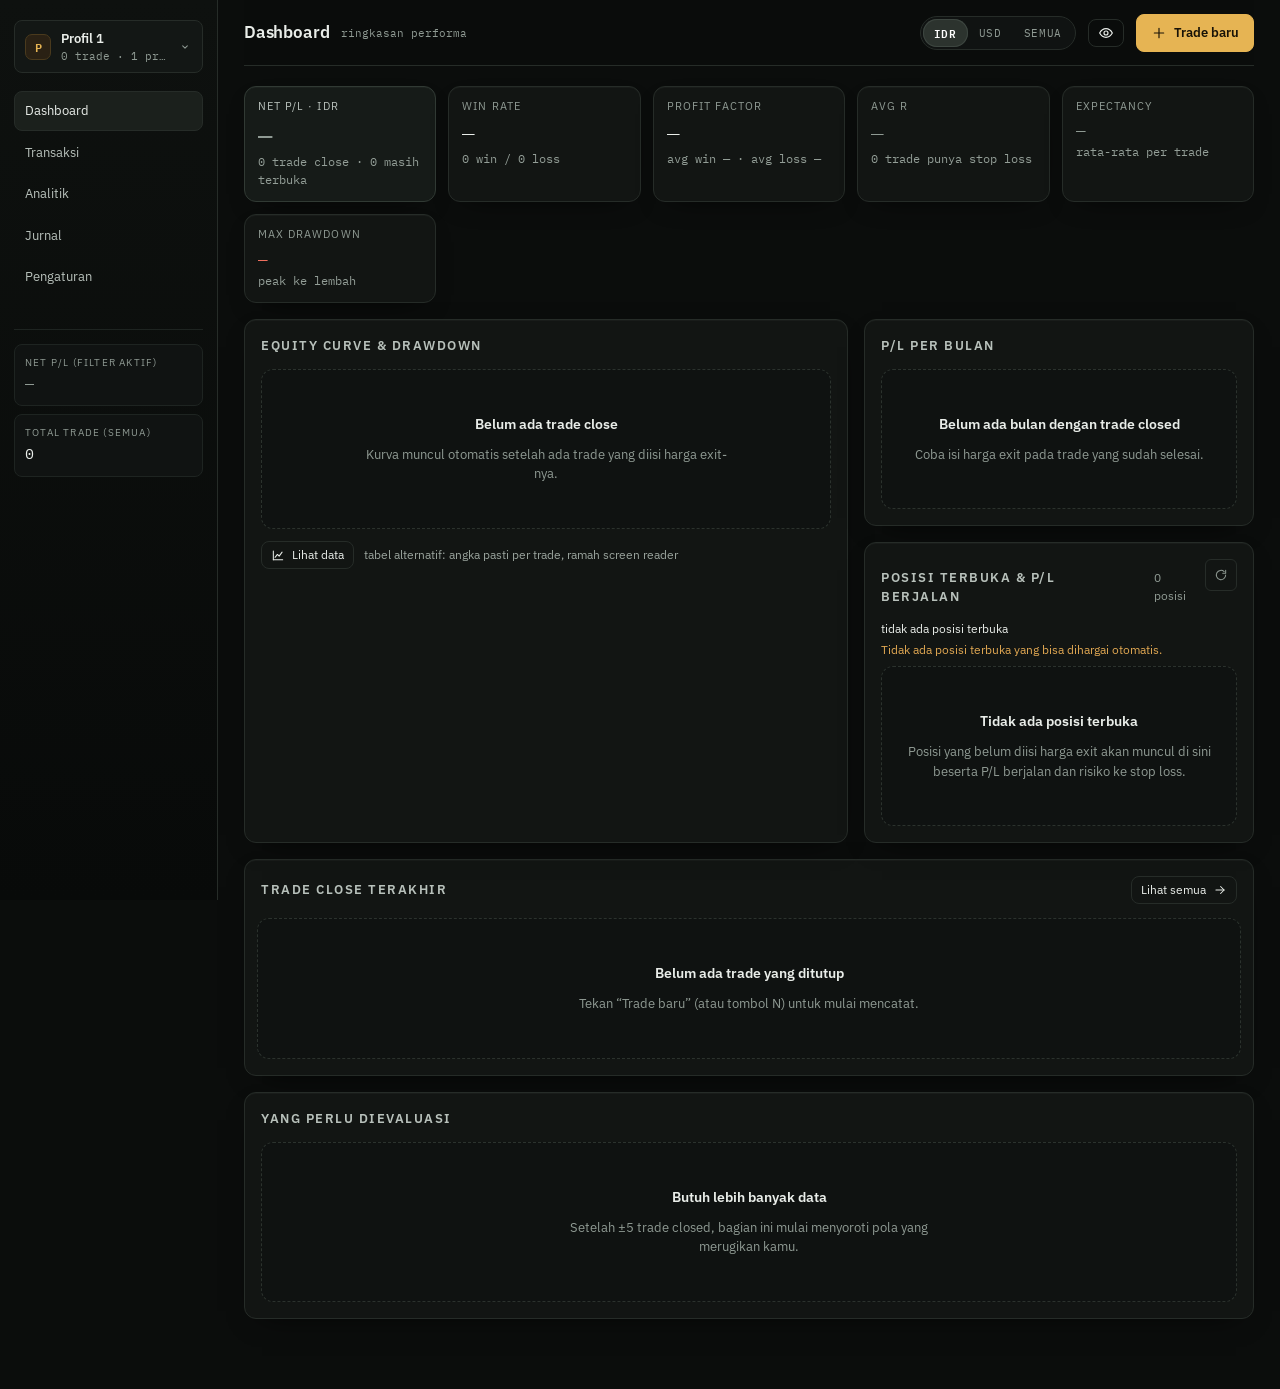
<file: site/index.html>
<!doctype html>
<html lang="id">
<head>
<meta charset="utf-8">
<meta name="viewport" content="width=device-width, initial-scale=1">
<title>Jurnal Trading — Saham &amp; Crypto</title>
<meta name="theme-color" content="#0b0d0c">
<meta property="og:type" content="website">
<meta property="og:title" content="Jurnal Trading — Saham &amp; Crypto">
<meta property="og:description" content="Jurnal trading offline: catat posisi, hitung P/L dan R multiple, harga live Binance &amp; IDX, multi profil.">
<meta name="twitter:card" content="summary">
<meta name="description" content="Jurnal trading offline untuk saham dan crypto.">
<meta name="color-scheme" content="dark">
<link rel="preconnect" href="https://fonts.googleapis.com">
<link rel="preconnect" href="https://fonts.gstatic.com" crossorigin>
<link href="https://fonts.googleapis.com/css2?family=IBM+Plex+Mono:wght@400;500;600&family=IBM+Plex+Sans:wght@400;500;600&display=swap" rel="stylesheet">
<style>
/* ===================================================================
   Jurnal Trading — design tokens & layout
   surface: Monitor + Operate (dense journal console, no marketing hero)
   =================================================================== */
*,
*::before,
*::after { box-sizing: border-box; }

:root {
  --bg: #0b0d0c;
  --bg-deep: #080a09;
  --panel: #121513;
  --panel-2: #171b18;
  --panel-3: #1d2220;
  --line: #262c28;
  --line-soft: #1e2421;
  --ink: #e9ede9;
  --ink-2: #b8c1bb;
  --muted: #8f9a93;
  --accent: #e6b453;
  --accent-dim: #8a6c33;
  --pos: #5fce9b;
  --neg: #ef6f5e;
  --warn: #e0a752;
  --radius: 12px;
  --radius-sm: 8px;
  --mono: "IBM Plex Mono", ui-monospace, SFMono-Regular, Menlo, monospace;
  --sans: "IBM Plex Sans", ui-sans-serif, system-ui, -apple-system, sans-serif;
  --shadow: 0 1px 0 rgba(255, 255, 255, .03) inset, 0 10px 30px -18px #000;
}

html, body { margin: 0; padding: 0; min-height: 100%; }
body {
  background: var(--bg);
  color: var(--ink);
  font-family: var(--sans);
  font-size: 14px;
  line-height: 1.5;
  -webkit-font-smoothing: antialiased;
  text-rendering: optimizeLegibility;
}
::selection { background: var(--accent); color: #12100a; }

/* scrollbars */
* { scrollbar-width: thin; scrollbar-color: #2c3330 transparent; }
*::-webkit-scrollbar { width: 10px; height: 10px; }
*::-webkit-scrollbar-thumb { background: #2c3330; border-radius: 6px; border: 2px solid var(--bg); }

/* ---------------- shell ---------------- */
.app {
  display: grid;
  grid-template-columns: 218px minmax(0, 1fr);
  min-height: 100vh;
}

.side {
  position: sticky;
  top: 0;
  height: 100vh;
  display: flex;
  flex-direction: column;
  gap: 18px;
  padding: 20px 14px;
  border-right: 1px solid var(--line);
  background: linear-gradient(180deg, #0e110f 0%, var(--bg-deep) 100%);
}

.nav { display: flex; flex-direction: column; gap: 2px; }
.nav button {
  -webkit-appearance: none;
  appearance: none;
  display: flex;
  align-items: center;
  gap: 10px;
  width: 100%;
  padding: 9px 10px;
  min-height: 38px;
  border: 1px solid transparent;
  border-radius: var(--radius-sm);
  background: transparent;
  color: var(--ink-2);
  font: inherit;
  font-size: 13px;
  text-align: left;
  cursor: pointer;
  transition: background .12s ease, color .12s ease;
}
.nav button:hover { background: #141815; color: var(--ink); }
.nav button[aria-current="true"] {
  background: #1b201c;
  border-color: var(--line);
  color: var(--ink);
}
.nav button:focus-visible { outline: 2px solid var(--accent); outline-offset: 1px; }

.side-foot {
  margin-top: 14px;
  padding-top: 14px;
  border-top: 1px solid var(--line-soft);
  display: grid;
  gap: 8px;
}
.side-stat {
  border: 1px solid var(--line-soft);
  border-radius: var(--radius-sm);
  padding: 10px;
  background: #101312;
}
.side-stat .lbl { font-size: 10px; text-transform: uppercase; letter-spacing: .12em; color: var(--muted); }
.side-stat .val { font-family: var(--mono); font-size: 15px; margin-top: 3px; font-variant-numeric: tabular-nums; }

/* ---------------- main ---------------- */
main { min-width: 0; padding: 0 26px 70px; }
.topbar {
  position: sticky;
  top: 0;
  z-index: 30;
  display: flex;
  align-items: center;
  gap: 12px;
  flex-wrap: wrap;
  padding: 14px 0 13px;
  margin-bottom: 20px;
  border-bottom: 1px solid var(--line);
  background: rgba(11, 13, 12, .88);
  backdrop-filter: blur(10px);
}
.topbar h1 {
  font-size: 17px;
  font-weight: 600;
  margin: 0;
  letter-spacing: -.01em;
  white-space: nowrap;
}
.topbar .crumb { font-family: var(--mono); font-size: 11px; color: var(--muted); }
.spacer { flex: 1 1 auto; }

/* segmented control */
.seg {
  display: inline-flex;
  border: 1px solid var(--line);
  border-radius: 999px;
  padding: 2px;
  background: #101312;
}
.seg button {
  -webkit-appearance: none; appearance: none;
  border: 0; background: transparent; color: var(--muted);
  font: inherit; font-size: 11px; font-family: var(--mono);
  letter-spacing: .06em; text-transform: uppercase;
  padding: 5px 11px; border-radius: 999px; cursor: pointer; min-height: 28px;
}
.seg button[aria-pressed="true"] { background: #2c332e; color: #ffffff; box-shadow: inset 0 0 0 1px #3d4640; font-weight: 600; }
.seg button:focus-visible { outline: 2px solid var(--accent); outline-offset: 1px; }

/* ---------------- buttons ---------------- */
.btn {
  -webkit-appearance: none; appearance: none;
  display: inline-flex; align-items: center; justify-content: center; gap: 7px;
  min-height: 36px;
  padding: 8px 14px;
  border: 1px solid var(--line);
  border-radius: var(--radius-sm);
  background: var(--panel-2);
  color: var(--ink);
  font: inherit; font-size: 13px;
  cursor: pointer;
  transition: background .12s ease, border-color .12s ease, transform .06s ease;
  white-space: nowrap;
}
.btn:hover { background: var(--panel-3); border-color: #333a35; }
.btn:active { transform: translateY(1px); }
.btn:focus-visible { outline: 2px solid var(--accent); outline-offset: 1px; }
.btn-primary {
  background: var(--accent);
  border-color: var(--accent);
  color: #191307;
  font-weight: 600;
}
.btn-primary:hover { background: #f0c468; border-color: #f0c468; }
.btn-ghost { background: transparent; }
.btn-danger { color: var(--neg); border-color: #3a2723; background: #17100f; }
.btn-danger:hover { background: #211513; border-color: #5b3229; }
.btn-sm { min-height: 28px; padding: 4px 9px; font-size: 12px; }
.btn .glyph { font-family: var(--mono); font-size: 13px; line-height: 1; }

/* ---------------- cards / grids ---------------- */
.view { display: none; }
.view.is-active { display: block; animation: fadein .16s ease; }
@keyframes fadein { from { opacity: 0; transform: translateY(2px); } to { opacity: 1; transform: none; } }

.card {
  background: var(--panel);
  border: 1px solid var(--line);
  border-radius: var(--radius);
  padding: 16px;
  box-shadow: var(--shadow);
}
.card + .card { margin-top: 16px; }
.card-head {
  display: flex; align-items: baseline; gap: 10px;
  margin-bottom: 14px;
}
.card-head h2 {
  font-size: 12px; margin: 0; font-weight: 600;
  text-transform: uppercase; letter-spacing: .12em; color: var(--ink-2);
}
.card-head .hint { font-size: 11.5px; color: var(--muted); }
.card-head .spacer { flex: 1; }

.kpis {
  display: grid;
  grid-template-columns: repeat(auto-fit, minmax(168px, 1fr));
  gap: 12px;
}
.kpi {
  background: var(--panel);
  border: 1px solid var(--line);
  border-radius: var(--radius);
  padding: 12px 13px;
  box-shadow: var(--shadow);
}
.kpi .lbl {
  font-size: 10.5px; text-transform: uppercase; letter-spacing: .1em;
  color: var(--muted); display: flex; align-items: center; gap: 6px;
}
.kpi .val {
  font-family: var(--mono); font-size: 21px; line-height: 1.25;
  margin-top: 6px; font-variant-numeric: tabular-nums; letter-spacing: -.02em;
}
.kpi .val.sm { font-size: 16px; }
.kpi .meta { font-size: 11px; color: var(--muted); margin-top: 3px; font-family: var(--mono); }

.grid-2 { display: grid; grid-template-columns: minmax(0, 1.55fr) minmax(0, 1fr); gap: 16px; align-items: start; }
.grid-2 > .card + .card { margin-top: 0; }
@media (max-width: 1080px) { .grid-2 { grid-template-columns: minmax(0, 1fr); } }

.pos { color: var(--pos); }
.neg { color: var(--neg); }
.flat { color: var(--muted); }
.num { font-family: var(--mono); font-variant-numeric: tabular-nums; }

/* ---------------- tables ---------------- */
.table-wrap { overflow-x: auto; margin: 0 -4px; }
table { width: 100%; border-collapse: collapse; font-size: 13px; }
thead th {
  position: sticky; top: 0;
  text-align: left;
  font-size: 10.5px;
  text-transform: uppercase;
  letter-spacing: .1em;
  color: var(--muted);
  font-weight: 500;
  padding: 0 10px 8px;
  border-bottom: 1px solid var(--line);
  background: var(--panel);
  white-space: nowrap;
}
tbody td {
  padding: 9px 10px;
  border-bottom: 1px solid var(--line-soft);
  vertical-align: middle;
  white-space: nowrap;
}
tbody tr:hover { background: #151a17; }
tbody tr:last-child td { border-bottom: 0; }
td.num, th.num { text-align: right; font-family: var(--mono); font-variant-numeric: tabular-nums; }
td.wrap { white-space: normal; min-width: 160px; color: var(--ink-2); font-size: 12px; }
.t-sym { font-family: var(--mono); font-weight: 600; letter-spacing: .02em; }
.t-date { font-family: var(--mono); font-size: 11.5px; color: var(--muted); }
.t-sub { font-size: 11px; color: var(--muted); }

.badge {
  display: inline-flex; align-items: center; gap: 4px;
  font-family: var(--mono); font-size: 10px;
  letter-spacing: .07em; text-transform: uppercase;
  padding: 2px 6px; border-radius: 5px;
  border: 1px solid var(--line);
  background: #141815; color: var(--ink-2);
  white-space: nowrap;
}
.badge.b-stock { color: #9ec9f0; border-color: #24323d; background: #10171c; }
.badge.b-crypto { color: #dcb98a; border-color: #3a3020; background: #1a1610; }
.badge.b-long { color: var(--pos); border-color: #1f3b30; background: #0f1a16; }
.badge.b-short { color: var(--neg); border-color: #402623; background: #1a1211; }
.badge.b-open { color: var(--warn); border-color: #3d3423; background: #1a1710; }
.badge.b-tag { color: var(--ink-2); }

.row-actions { display: flex; gap: 4px; justify-content: flex-end; }
.icon-btn {
  -webkit-appearance: none; appearance: none;
  width: 28px; height: 28px; min-height: 28px;
  display: inline-grid; place-items: center;
  border: 1px solid var(--line); border-radius: 6px;
  background: transparent; color: var(--muted);
  font-family: var(--mono); font-size: 12px; cursor: pointer;
}
.icon-btn:hover { color: var(--ink); background: var(--panel-3); }
.icon-btn.danger:hover { color: var(--neg); border-color: #5b3229; }

/* ---------------- empty state ---------------- */
.empty {
  display: grid; gap: 10px; place-items: center;
  padding: 44px 20px; text-align: center;
  border: 1px dashed #2b322d; border-radius: var(--radius);
  background: #0f1211; color: var(--muted);
}
.empty strong { color: var(--ink); font-weight: 600; display: block; font-size: 14px; }
.empty p { margin: 0; font-size: 12.5px; max-width: 380px; }

/* ---------------- chart ---------------- */
.chart { width: 100%; display: block; overflow: visible; }
.chart text { font-family: var(--mono); font-size: 10.5px; fill: var(--muted); }
.chart .axis { stroke: #2f3733; stroke-width: 1; }
.chart .zero { stroke: #59635c; stroke-dasharray: 4 3; stroke-width: 1.2; }
.chart .line { fill: none; stroke-width: 1.8; stroke-linejoin: round; stroke-linecap: round; }
.chart .area { stroke: none; }
.chart .dot { stroke: var(--bg); stroke-width: 1.5; }
.chart-legend { display: flex; gap: 14px; font-size: 11px; color: var(--muted); font-family: var(--mono); }

/* bars (monthly / dow / histogram) */
.bars { display: grid; gap: 7px; }
.bar-row { display: grid; grid-template-columns: 74px 1fr 92px; gap: 10px; align-items: center; font-size: 12px; }
.bar-track { display: flex; align-items: center; height: 18px; background: #0f1211; border-radius: 4px; overflow: hidden; }
.bar-fill { height: 100%; border-radius: 4px; min-width: 2px; transition: width .3s ease; }
.bar-fill.p { background: linear-gradient(90deg, #2f7357, var(--pos)); }
.bar-fill.n { background: linear-gradient(90deg, var(--neg), #7d352c); }
.bar-row .lbl { font-family: var(--mono); font-size: 11px; color: var(--ink-2); }
.bar-row .val { font-family: var(--mono); font-size: 11.5px; text-align: right; font-variant-numeric: tabular-nums; }

/* ---------------- forms ---------------- */
.field { display: grid; gap: 5px; }
.field > label {
  font-size: 10.5px; text-transform: uppercase; letter-spacing: .1em; color: var(--muted);
}
input, select, textarea {
  -webkit-appearance: none; appearance: none;
  width: 100%;
  font: inherit;
  font-size: 13px;
  color: var(--ink);
  background: #0e1110;
  border: 1px solid var(--line);
  border-radius: var(--radius-sm);
  padding: 8px 10px;
  min-height: 36px;
}
input.num, textarea.num { font-family: var(--mono); font-variant-numeric: tabular-nums; }
input:focus, select:focus, textarea:focus {
  outline: none;
  border-color: var(--accent-dim);
  box-shadow: 0 0 0 3px rgba(230, 180, 83, .12);
}
input::placeholder, textarea::placeholder { color: #5a635d; }
select { background-image: none; cursor: pointer; }
textarea { min-height: 72px; resize: vertical; line-height: 1.5; }
input[type="checkbox"] {
  -webkit-appearance: none; appearance: none;
  width: 16px; height: 16px; min-height: 16px; padding: 0;
  border: 1px solid var(--line); border-radius: 4px; background: #0e1110;
  display: inline-grid; place-items: center; cursor: pointer; flex: none;
}
input[type="checkbox"]:checked { background: var(--accent); border-color: var(--accent); }
input[type="checkbox"]:checked::after {
  content: "✓"; font-size: 11px; color: #191307; font-weight: 700;
}
.checkline { display: flex; align-items: center; gap: 8px; font-size: 12.5px; color: var(--ink-2); min-height: 36px; }

.form-grid { display: grid; grid-template-columns: repeat(4, minmax(0, 1fr)); gap: 12px; }
.form-grid .span2 { grid-column: span 2; }
.form-grid .span4 { grid-column: span 4; }
@media (max-width: 860px) {
  .form-grid { grid-template-columns: repeat(2, minmax(0, 1fr)); }
  .form-grid .span4 { grid-column: span 2; }
}
.filters { display: flex; flex-wrap: wrap; gap: 8px; align-items: flex-end; margin-bottom: 14px; }
.filters .field { min-width: 132px; }
.filters .field.grow { flex: 1 1 200px; }

/* ---------------- modal ---------------- */
.modal {
  position: fixed; inset: 0; z-index: 90;
  display: none;
  background: rgba(5, 7, 6, .72);
  backdrop-filter: blur(3px);
  padding: 24px 16px;
  overflow-y: auto;
}
.modal.is-open { display: block; }
.modal-panel {
  width: min(760px, 100%);
  margin: 4vh auto;
  background: var(--panel);
  border: 1px solid var(--line);
  border-radius: 14px;
  box-shadow: 0 40px 80px -30px #000;
  animation: pop .16s ease;
}
@keyframes pop { from { opacity: 0; transform: translateY(8px) scale(.995); } to { opacity: 1; transform: none; } }
.modal-head {
  display: flex; align-items: center; gap: 10px;
  padding: 14px 18px; border-bottom: 1px solid var(--line);
}
.modal-head h2 { font-size: 14px; margin: 0; font-weight: 600; letter-spacing: .01em; }
.modal-body { padding: 18px; }
.modal-foot {
  display: flex; gap: 8px; align-items: center;
  padding: 14px 18px; border-top: 1px solid var(--line);
  background: #0f1211; border-radius: 0 0 14px 14px;
}
.modal-foot .spacer { flex: 1; }

/* live preview inside trade form */
.preview {
  display: grid; grid-template-columns: repeat(auto-fit, minmax(112px, 1fr));
  gap: 10px; padding: 12px; margin-top: 14px;
  background: #0e1110; border: 1px solid var(--line-soft); border-radius: var(--radius-sm);
}
.preview .pv { display: grid; gap: 2px; }
.preview .pv .l { font-size: 10px; text-transform: uppercase; letter-spacing: .09em; color: var(--muted); }
.preview .pv .v { font-family: var(--mono); font-size: 14px; font-variant-numeric: tabular-nums; }

/* ---------------- journal ---------------- */
.journal-list { display: grid; gap: 12px; }
.entry {
  border: 1px solid var(--line);
  border-radius: var(--radius);
  background: var(--panel);
  padding: 14px 16px;
}
.entry-top { display: flex; align-items: baseline; gap: 10px; flex-wrap: wrap; margin-bottom: 8px; }
.entry-top time { font-family: var(--mono); font-size: 11.5px; color: var(--accent); letter-spacing: .04em; }
.entry-top .mood { font-size: 11px; color: var(--muted); }
.entry p { margin: 0 0 8px; font-size: 13px; color: var(--ink-2); white-space: pre-wrap; }
.entry .lesson {
  border-top: 1px dashed #2b322d; padding-top: 8px; margin-top: 8px;
  font-size: 12.5px; color: var(--ink);
}
.entry .lesson b { color: var(--accent); font-weight: 600; font-size: 10px; letter-spacing: .1em; text-transform: uppercase; display: block; margin-bottom: 3px; }

/* notes / callout — used sparingly, text carries the weight */
.note {
  font-size: 12.5px;
  color: var(--ink-2);
  border-top: 1px solid var(--line-soft);
  padding-top: 12px;
  margin-top: 12px;
}
.note b { color: var(--ink); font-weight: 600; }

/* ---------------- toast ---------------- */
.toast-wrap {
  position: fixed;
  bottom: 20px;
  right: 20px;
  z-index: 120;
  display: grid;
  gap: 8px;
  justify-items: end;
  pointer-events: none;
  max-width: min(92vw, 420px);
}
@media (max-width: 900px) { .toast-wrap { right: 12px; bottom: 12px; } }
.toast {
  background: #1b201c; border: 1px solid #333a35; color: var(--ink);
  font-size: 12.5px; padding: 9px 14px; border-radius: 999px;
  box-shadow: 0 16px 40px -18px #000;
  animation: rise .18s ease;
}
@keyframes rise { from { opacity: 0; transform: translateY(8px); } to { opacity: 1; transform: none; } }

/* privacy blur */
body.hide-money .val,
body.hide-money td.num,
body.hide-money .bar-row .val,
body.hide-money .side-stat .val { filter: blur(5px); }
body.hide-money .val:hover,
body.hide-money td.num:hover { filter: none; }

/* ---------------- responsive ---------------- */
@media (max-width: 900px) {
  .app { grid-template-columns: minmax(0, 1fr); }
  .side {
    position: sticky; top: 0; z-index: 40; height: auto;
    flex-direction: row; align-items: center; gap: 10px;
    padding: 10px 12px; border-right: 0; border-bottom: 1px solid var(--line);
    overflow-x: auto;
  }
  .nav { flex-direction: row; gap: 4px; }
  .nav button { padding: 7px 9px; min-height: 32px; white-space: nowrap; }
  .side-foot { display: none; }
  main { padding: 0 14px 60px; }
  .topbar { padding: 10px 0; margin-bottom: 14px; gap: 8px; }
  .topbar h1 { font-size: 15px; }
  .kpi .val { font-size: 18px; }
  .bar-row { grid-template-columns: 62px 1fr 80px; }
}

@media (prefers-reduced-motion: reduce) {
  *, *::before, *::after { animation-duration: .001ms !important; transition-duration: .001ms !important; }
}

/* print */
@media print {
  .side, .topbar .btn, .seg, .row-actions { display: none !important; }
  body { background: #fff; color: #000; }
  .card, .kpi { border-color: #ccc; box-shadow: none; }
}

/* ===================================================================
   POLISH PASS — dari aturan ui-ux-pro-max
   (a11y contrast, 44px touch, inline errors, chart a11y, icon system)
   =================================================================== */

/* token: z-index scale (0 / 10 / 20 / 40 / 90 / 120) */
:root {
  --z-sticky: 30;
  --z-nav: 40;
  --z-modal: 90;
  --z-toast: 120;
}

/* ---- icon system (inline SVG sprite, no emoji) ---- */
.ic {
  width: 16px;
  height: 16px;
  flex: none;
  stroke: currentColor;
  stroke-width: 1.75;
  stroke-linecap: round;
  stroke-linejoin: round;
  fill: none;
  vertical-align: -2px;
}
.ic-sm { width: 14px; height: 14px; }
.ic-lg { width: 18px; height: 18px; }

/* ---- skip link ---- */
.skip-link {
  position: fixed;
  top: 8px;
  left: 8px;
  z-index: 200;
  transform: translateY(-160%);
  background: var(--accent);
  color: #191307;
  font-weight: 600;
  font-size: 13px;
  padding: 10px 14px;
  border-radius: var(--radius-sm);
  text-decoration: none;
  transition: transform .15s ease;
}
.skip-link:focus { transform: none; }

/* ---- screen-reader only ---- */
.sr-only {
  position: absolute;
  width: 1px; height: 1px;
  padding: 0; margin: -1px;
  overflow: hidden;
  clip: rect(0 0 0 0);
  white-space: nowrap;
  border: 0;
}

/* ---- interaction hygiene ---- */
button, .btn, .icon-btn, .nav button, a, select, input[type="checkbox"] {
  touch-action: manipulation;
}
button, .btn, .icon-btn { cursor: pointer; }
input, select, textarea { scroll-margin-top: 96px; }

/* icon buttons: 32px visual, 44px hit area on touch */
.icon-btn { width: 32px; height: 32px; min-height: 32px; }
.row-actions { gap: 8px; }

/* ---- form errors ---- */
.field-error {
  font-size: 12px;
  color: var(--neg);
  min-height: 0;
  display: none;
}
.field-error.is-shown { display: block; }
[aria-invalid="true"] {
  border-color: #7d352c !important;
  box-shadow: 0 0 0 3px rgba(239, 111, 94, .12) !important;
}
.req { color: var(--accent); font-weight: 600; margin-left: 2px; }
.field-hint { font-size: 11.5px; color: var(--muted); }

/* ---- sortable table headers ---- */
th.sortable {
  padding: 0;
  border-bottom: 1px solid var(--line);
}
th.sortable > button {
  -webkit-appearance: none; appearance: none;
  width: 100%;
  display: inline-flex; align-items: center; gap: 4px;
  justify-content: flex-start;
  background: transparent; border: 0;
  padding: 7px 10px;
  min-height: 32px;
  font: inherit;
  font-size: 10px;
  text-transform: uppercase;
  letter-spacing: .1em;
  color: var(--muted);
  cursor: pointer;
}
th.sortable.num > button { justify-content: flex-end; }
th.sortable > button:hover { color: var(--ink); }
th.sortable > button:focus-visible { outline: 2px solid var(--accent); outline-offset: -2px; }
th[aria-sort="ascending"] > button,
th[aria-sort="descending"] > button { color: var(--accent); }
th .sort-arrow { font-size: 9px; opacity: .85; }

/* ---- chart wrapper + tooltip ---- */
.chart-wrap { position: relative; }
.chart-wrap:focus-visible { outline: 2px solid var(--accent); outline-offset: 4px; border-radius: 6px; }
.chart-focus { fill: none; stroke: var(--ink); stroke-width: 1.5; }
.chart-tip {
  position: absolute;
  z-index: 10;
  pointer-events: none;
  min-width: 128px;
  transform: translate(-50%, -114%);
  background: #1b201c;
  border: 1px solid #333a35;
  border-radius: 8px;
  padding: 8px 10px;
  box-shadow: 0 18px 40px -20px #000;
  font-family: var(--mono);
  font-size: 11px;
  line-height: 1.5;
  color: var(--ink);
  display: none;
}
.chart-tip.is-shown { display: block; }
.chart-tip .tip-head { color: var(--muted); font-size: 10px; letter-spacing: .06em; text-transform: uppercase; }
.chart-tip .tip-row { display: flex; justify-content: space-between; gap: 12px; }
.chart-tip .tip-sym { color: var(--accent); font-weight: 600; }
.chart-summary { font-size: 12px; color: var(--ink-2); margin-top: 10px; line-height: 1.55; }
.chart-summary b { color: var(--ink); font-weight: 600; }
.chart-table { margin-top: 12px; max-height: 250px; overflow: auto; }

/* ---- toast with action (undo) ---- */
.toast { display: inline-flex; align-items: center; gap: 10px; max-width: min(92vw, 460px); }
.toast-action {
  -webkit-appearance: none; appearance: none;
  background: transparent;
  border: 1px solid var(--accent-dim);
  color: var(--accent);
  border-radius: 999px;
  font: inherit; font-size: 11.5px;
  padding: 4px 10px; min-height: 28px;
  cursor: pointer;
  pointer-events: auto;
}
.toast-action:hover { background: rgba(230, 180, 83, .12); }
.toast-action:focus-visible { outline: 2px solid var(--accent); outline-offset: 2px; }

/* ---- long token wrapping ---- */
td.wrap, .entry p, .note { overflow-wrap: anywhere; }
.t-sym { overflow-wrap: anywhere; }

/* ---- placeholder contrast ---- */
input::placeholder, textarea::placeholder { color: #77817b; }

/* ---- mobile: 16px inputs (no iOS zoom), 44px targets ---- */
@media (max-width: 900px) {
  input, select, textarea { font-size: 16px; min-height: 44px; }
  .btn { min-height: 44px; padding: 10px 14px; }
  .btn-sm { min-height: 40px; }
  .icon-btn { width: 44px; height: 44px; }
  .nav button { min-height: 44px; padding: 10px 12px; }
  .seg button { min-height: 36px; padding: 8px 12px; }
  .kpi .val { font-size: 19px; }
  .chart-summary { font-size: 12.5px; }
}

/* ---- dynamic type safety ---- */
@media (max-width: 480px) {
  .bar-row { grid-template-columns: 58px 1fr 74px; }
  .kpis { grid-template-columns: repeat(auto-fit, minmax(140px, 1fr)); }
}

/* ---- KPI hierarchy: one hero metric, the rest support it ---- */
.kpi-hero {
  background: #161b18;
  border-color: #313a34;
}
.kpi-hero .val { font-size: 24px; letter-spacing: -.03em; }
.kpi-hero .lbl { color: var(--ink-2); }
@media (max-width: 700px) {
  .kpi-hero .val { font-size: 21px; }
}

/* ---- filter summary line ---- */
.filter-summary {
  display: flex;
  flex-wrap: wrap;
  gap: 8px 14px;
  align-items: center;
  font-size: 12px;
  color: var(--muted);
  border-bottom: 1px solid var(--line-soft);
  padding-bottom: 10px;
  margin-bottom: 4px;
}
.filter-summary b { color: var(--ink); font-weight: 600; font-family: var(--mono); }
.filter-summary .chip {
  font-family: var(--mono); font-size: 11px;
  border: 1px solid var(--line); border-radius: 999px;
  padding: 2px 8px; color: var(--ink-2); background: #141815;
}

/* ---- open position row: risk readout ---- */
.pos-row {
  display: flex; gap: 12px; align-items: center;
  padding: 11px 0; border-bottom: 1px solid var(--line-soft);
}
.pos-row:last-child { border-bottom: 0; }
.pos-row .pos-main { min-width: 0; flex: 1; }
.pos-row .pos-risk {
  font-family: var(--mono); font-size: 11.5px; color: var(--ink-2);
  display: flex; gap: 10px; flex-wrap: wrap; margin-top: 4px;
}
.pos-row .pos-risk span { white-space: nowrap; }

/* ---- second pass: readable secondary type ---- */
.kpi .meta { font-size: 11.5px; }
.t-sub { font-size: 11.5px; }
.bar-row .val { font-size: 12px; }
.bar-row .lbl { font-size: 11.5px; }
.chart-summary { font-size: 12.5px; line-height: 1.6; }
.toast { font-size: 13px; }
.card-head .hint { font-size: 11.5px; }
.chart-legend { font-size: 11.5px; }
.modal-head h2 { font-size: 15px; }
.entry p { font-size: 13.5px; }
.empty p { font-size: 13px; }
.card-head h2 { font-size: 12.5px; }
#dashInsight li { font-size: 13.5px; }

/* ---- third pass: balance the right rail, readable microcopy ---- */
.grid-balance { align-items: stretch; }
.grid-balance > div:last-child { display: flex; flex-direction: column; }
.grid-balance > div:last-child > .card:last-child { flex: 1; }

.field-hint { font-size: 12px; color: #9aa49d; }
.pos-row .pos-risk { font-size: 12px; }
.kpi .meta { font-size: 12px; color: #939e97; }
.pos-row { padding: 12px 0; }

.th-plain {
  font-size: 10.5px;
  text-transform: uppercase;
  letter-spacing: .1em;
  color: var(--muted);
  font-weight: 500;
  text-align: right;
}
.t-sub[title] { cursor: help; }

/* ---- diverging bars (negatif ke kiri garis nol) ---- */
.bar-track.diverging { position: relative; background: #0f1211; }
.bar-center {
  position: absolute;
  left: 50%; top: 0; bottom: 0;
  width: 1px;
  background: #414a44;
}
.bar-track.diverging .bar-fill { position: absolute; top: 0; bottom: 0; border-radius: 3px; }
.bar-track.diverging .bar-fill.p { border-top-left-radius: 0; border-bottom-left-radius: 0; }
.bar-track.diverging .bar-fill.n { border-top-right-radius: 0; border-bottom-right-radius: 0; }

/* ---- profil switcher ---- */
.profile-switcher { padding: 0; }
.profile-btn {
  -webkit-appearance: none; appearance: none;
  width: 100%;
  display: flex;
  align-items: center;
  gap: 10px;
  padding: 8px 10px;
  min-height: 46px;
  background: #131715;
  border: 1px solid var(--line);
  border-radius: var(--radius-sm);
  color: var(--ink);
  font: inherit;
  text-align: left;
  cursor: pointer;
  transition: background .12s ease, border-color .12s ease;
}
.profile-btn:hover { background: #191e1b; border-color: #333a35; }
.profile-btn:focus-visible { outline: 2px solid var(--accent); outline-offset: 1px; }
.profile-btn .pmeta { display: grid; min-width: 0; flex: 1; }
.profile-btn .pname {
  font-size: 13px;
  font-weight: 600;
  white-space: nowrap;
  overflow: hidden;
  text-overflow: ellipsis;
}
.profile-btn .pstat {
  font-family: var(--mono);
  font-size: 10.5px;
  color: var(--muted);
  white-space: nowrap;
  overflow: hidden;
  text-overflow: ellipsis;
}
.profile-btn > .ic { color: var(--muted); }

.avatar {
  flex: none;
  width: 26px;
  height: 26px;
  display: grid;
  place-items: center;
  border-radius: 7px;
  background: #2a2114;
  border: 1px solid #4a3a1d;
  color: var(--accent);
  font-family: var(--mono);
  font-size: 12px;
  font-weight: 600;
  text-transform: uppercase;
}

/* ---- daftar profil di modal ---- */
.modal-panel.narrow { width: min(520px, 100%); }
.profile-list { display: grid; gap: 8px; }
.profile-row {
  display: flex;
  align-items: center;
  gap: 10px;
  padding: 9px 10px;
  border: 1px solid var(--line-soft);
  border-radius: var(--radius-sm);
  background: #101312;
}
.profile-row.is-active { border-color: #3d4a3f; background: #161b18; }
.profile-row-main { display: grid; gap: 2px; min-width: 0; flex: 1; }
.profile-name-input {
  width: 100%;
  background: transparent;
  border: 1px solid transparent;
  border-radius: 6px;
  padding: 3px 6px;
  min-height: 28px;
  font-size: 13px;
  font-weight: 600;
  color: var(--ink);
}
.profile-name-input:hover { border-color: var(--line); background: #0e1110; }
.profile-name-input:focus {
  border-color: var(--accent-dim);
  background: #0e1110;
  box-shadow: 0 0 0 3px rgba(230, 180, 83, .12);
  outline: none;
}
.profile-row .badge { white-space: nowrap; }
.profile-row .badge .ic { margin-right: 2px; }

@media (max-width: 900px) {
  .profile-switcher { flex: none; }
  .profile-btn { min-height: 40px; padding: 6px 8px; }
  .profile-btn .pstat { display: none; }
  .profile-btn .pname { font-size: 12.5px; max-width: 96px; }
}

/* ---- baris profil: input terbaca sebagai field, bukan teks biasa ---- */
.profile-name-input {
  border-color: var(--line-soft);
  background: #0e1110;
  font-weight: 600;
}
.profile-name-input:hover { border-color: #3a423c; }
.profile-row .t-sub { line-height: 1.2; }
.profile-row-main { gap: 3px; }
.modal-panel:focus { outline: none; }

/* ---- harga live ---- */
.price-line {
  display: flex;
  flex-wrap: wrap;
  gap: 4px 12px;
  align-items: baseline;
  margin: 0 0 8px;
  min-height: 16px;
}
.price-line .hint { font-size: 11.5px; }
#priceNote, #priceNoteSettings { color: var(--warn); }
.pos-live {
  border-top: 1px dashed #232a26;
  padding-top: 5px;
  margin-top: 6px !important;
  align-items: center;
}
.pos-px { color: var(--ink); font-weight: 600; }
.pos-manual-input {
  width: 108px;
  min-height: 30px;
  padding: 4px 8px;
  font-size: 12px;
  font-family: var(--mono);
}
.pos-manual { display: inline-flex; align-items: center; gap: 6px; }
.icon-btn[disabled] { opacity: .45; cursor: default; }
#btnRefreshPrices[aria-busy="true"] .ic { animation: spin 1s linear infinite; }
@keyframes spin { to { transform: rotate(360deg); } }
@media (prefers-reduced-motion: reduce) { #btnRefreshPrices[aria-busy="true"] .ic { animation: none; } }

</style>
<link rel="icon" href="data:image/svg+xml,%3Csvg xmlns='http://www.w3.org/2000/svg' viewBox='0 0 32 32'%3E%3Crect width='32' height='32' rx='7' fill='%230b0d0c'/%3E%3Cpath d='M6 22l6-7 4 4 8-11' stroke='%23e6b453' stroke-width='2.4' fill='none' stroke-linecap='round' stroke-linejoin='round'/%3E%3C/svg%3E">
</head>
<body>
<a class="skip-link" href="#main">Skip ke konten utama</a>

<!-- icon sprite: one stroke family (1.75px), no emoji -->
<svg width="0" height="0" style="position:absolute" aria-hidden="true" focusable="false">
  <symbol id="i-plus" viewBox="0 0 24 24"><path d="M12 5v14M5 12h14"/></symbol>
  <symbol id="i-edit" viewBox="0 0 24 24"><path d="M4 20h4l10-10-4-4L4 16v4Z"/><path d="M13.5 6.5 17.5 10.5"/></symbol>
  <symbol id="i-trash" viewBox="0 0 24 24"><path d="M4 7h16"/><path d="M9 7V5h6v2"/><path d="M6 7l1 13h10l1-13"/><path d="M10 11v6M14 11v6"/></symbol>
  <symbol id="i-eye" viewBox="0 0 24 24"><path d="M2.5 12S6 5.5 12 5.5 21.5 12 21.5 12S18 18.5 12 18.5 2.5 12 2.5 12Z"/><circle cx="12" cy="12" r="3"/></symbol>
  <symbol id="i-eye-off" viewBox="0 0 24 24"><path d="M3 3l18 18"/><path d="M10.6 6.1A9.6 9.6 0 0 1 12 6c6 0 9.5 6 9.5 6a17 17 0 0 1-2.4 3.2"/><path d="M6.3 7.8A17 17 0 0 0 2.5 12S6 18 12 18a9.4 9.4 0 0 0 3.3-.6"/><path d="M9.9 10a3 3 0 0 0 4.2 4.2"/></symbol>
  <symbol id="i-download" viewBox="0 0 24 24"><path d="M12 4v11"/><path d="M8 11l4 4 4-4"/><path d="M4 19h16"/></symbol>
  <symbol id="i-upload" viewBox="0 0 24 24"><path d="M12 20V9"/><path d="M8 13l4-4 4 4"/><path d="M4 5h16"/></symbol>
  <symbol id="i-close" viewBox="0 0 24 24"><path d="M6 6l12 12M18 6 6 18"/></symbol>
  <symbol id="i-arrow-right" viewBox="0 0 24 24"><path d="M5 12h14"/><path d="M13 6l6 6-6 6"/></symbol>
  <symbol id="i-refresh" viewBox="0 0 24 24"><path d="M20 12a8 8 0 1 1-2.6-5.9"/><path d="M20 4v5h-5"/></symbol>
  <symbol id="i-chevron" viewBox="0 0 24 24"><path d="M8 10l4 4 4-4"/></symbol>
  <symbol id="i-user" viewBox="0 0 24 24"><circle cx="12" cy="8" r="3.4"/><path d="M5.5 20a6.5 6.5 0 0 1 13 0"/></symbol>
  <symbol id="i-check" viewBox="0 0 24 24"><path d="M5 12.5l4.5 4.5L19 7"/></symbol>
  <symbol id="i-chart" viewBox="0 0 24 24"><path d="M4 20V5"/><path d="M4 20h16"/><path d="M7 16l4-5 3 3 5-7"/></symbol>
</svg>

<div class="app">
  <aside class="side">
    <div class="profile-switcher">
      <button class="profile-btn" id="btnProfile" aria-haspopup="dialog" aria-expanded="false" aria-label="Ganti profil">
        <span class="avatar" id="profileAvatar" aria-hidden="true">1</span>
        <span class="pmeta">
          <span class="pname" id="profileName">Profil 1</span>
          <span class="pstat" id="profileStat">0 trade</span>
        </span>
        <svg class="ic ic-sm" aria-hidden="true"><use href="#i-chevron"/></svg>
      </button>
    </div>

    <nav class="nav" id="nav" aria-label="Navigasi utama">
      <button data-view="dash" aria-current="true">Dashboard</button>
      <button data-view="trades">Transaksi</button>
      <button data-view="analytics">Analitik</button>
      <button data-view="journal">Jurnal</button>
      <button data-view="settings">Pengaturan</button>
    </nav>

    <div class="side-foot">
      <div class="side-stat">
        <div class="lbl">Net P/L (filter aktif)</div>
        <div class="val" id="sideNet">—</div>
      </div>
      <div class="side-stat">
        <div class="lbl">Total trade (semua)</div>
        <div class="val" id="sideCount">0</div>
      </div>
    </div>
  </aside>

  <main id="main">
    <header class="topbar">
      <h1 id="viewTitle">Dashboard</h1>
      <span class="crumb" id="viewCrumb"></span>
      <div class="spacer"></div>

      <div class="seg" id="curSeg" role="group" aria-label="Filter mata uang">
        <button data-cur="IDR" aria-pressed="true">IDR</button>
        <button data-cur="USD" aria-pressed="false">USD</button>
        <button data-cur="ALL" aria-pressed="false">Semua</button>
      </div>
      <button class="btn btn-ghost btn-sm" id="btnEye" aria-pressed="false" title="Sembunyikan nominal" aria-label="Sembunyikan nominal"><svg class="ic" aria-hidden="true"><use href="#i-eye"/></svg></button>
      <button class="btn btn-primary" id="btnNew"><svg class="ic" aria-hidden="true"><use href="#i-plus"/></svg> Trade baru</button>
    </header>

    <!-- ============ DASHBOARD ============ -->
    <section class="view is-active" id="view-dash">
      <div class="kpis" id="dashKpis"></div>

      <div class="grid-2 grid-balance" style="margin-top:16px">
        <div class="card">
          <div class="card-head">
            <h2>Equity curve &amp; drawdown</h2>
            <span class="hint" id="equityHint"></span>
            <div class="spacer"></div>
            <div class="chart-legend" id="equityLegend"></div>
          </div>
          <div class="chart-wrap" id="equityChartWrap"></div>
          <p class="chart-summary" id="equitySummary"></p>
          <div style="display:flex;gap:10px;align-items:center;margin-top:12px;flex-wrap:wrap">
            <button class="btn btn-ghost btn-sm" id="btnEquityTable" aria-expanded="false" aria-controls="equityTable">
              <svg class="ic ic-sm" aria-hidden="true"><use href="#i-chart"/></svg> Lihat data
            </button>
            <span class="field-hint">tabel alternatif: angka pasti per trade, ramah screen reader</span>
          </div>
          <div class="chart-table" id="equityTable" hidden></div>
        </div>

        <div>
          <div class="card">
            <div class="card-head"><h2>P/L per bulan</h2></div>
            <div class="bars" id="monthlyBars"></div>
          </div>

          <div class="card">
            <div class="card-head">
              <h2>Posisi terbuka &amp; P/L berjalan</h2>
              <div class="spacer"></div>
              <span class="hint" id="openCount"></span>
              <button class="icon-btn" type="button" id="btnRefreshPrices" aria-label="Perbarui harga sekarang" title="Perbarui harga (otomatis tiap 60 menit)">
                <svg class="ic ic-sm" aria-hidden="true"><use href="#i-refresh"/></svg>
              </button>
            </div>
            <div class="price-line"><span class="hint" id="priceStatus">harga belum diambil</span><span class="hint" id="priceNote"></span></div>
            <div id="openList"></div>
          </div>
        </div>
      </div>

      <div class="card" style="margin-top:16px">
        <div class="card-head">
          <h2>Trade close terakhir</h2>
          <div class="spacer"></div>
          <button class="btn btn-ghost btn-sm" data-goto="trades">Lihat semua <svg class="ic ic-sm" aria-hidden="true"><use href="#i-arrow-right"/></svg></button>
        </div>
        <div class="table-wrap" id="recentTable"></div>
      </div>

      <div class="card" id="dashInsightCard" style="margin-top:16px">
        <div class="card-head"><h2>Yang perlu dievaluasi</h2></div>
        <div id="dashInsight"></div>
      </div>
    </section>

    <!-- ============ TRADES ============ -->
    <section class="view" id="view-trades">
      <div class="card">
        <div class="filters">
          <div class="field">
            <label for="fMarket">Market</label>
            <select id="fMarket">
              <option value="">Semua</option>
              <option value="stock">Saham (IDX)</option>
              <option value="crypto">Crypto</option>
            </select>
          </div>
          <div class="field">
            <label for="fStatus">Status</label>
            <select id="fStatus">
              <option value="">Semua</option>
              <option value="closed">Sudah close</option>
              <option value="open">Masih terbuka</option>
              <option value="win">Profit</option>
              <option value="loss">Loss</option>
            </select>
          </div>
          <div class="field">
            <label for="fTag">Tag / setup</label>
            <select id="fTag"><option value="">Semua</option></select>
          </div>
          <div class="field grow">
            <label for="fSearch">Cari simbol / catatan</label>
            <input id="fSearch" type="search" placeholder="BBCA, BTC, breakout…" autocomplete="off">
          </div>
          <div class="field">
            <label for="fSort">Urutkan</label>
            <select id="fSort">
              <option value="date-desc">Tanggal terbaru</option>
              <option value="date-asc">Tanggal terlama</option>
              <option value="pl-desc">P/L terbesar</option>
              <option value="pl-asc">P/L terkecil</option>
              <option value="r-desc">R terbesar</option>
              <option value="symbol">Simbol A–Z</option>
            </select>
          </div>
          <button class="btn btn-sm" id="btnResetFilter">Reset</button>
          <button class="btn btn-sm" id="btnCsv">Export CSV</button>
        </div>
        <div class="filter-summary" id="filterSummary"></div>
        <div class="table-wrap" id="tradesTable"></div>
      </div>
      <div class="kpis" id="filteredKpis" style="margin-top:16px"></div>
    </section>

    <!-- ============ ANALYTICS ============ -->
    <section class="view" id="view-analytics">
      <div class="grid-2">
        <div class="card">
          <div class="card-head"><h2>Per setup / tag</h2><div class="spacer"></div><span class="hint">win rate &amp; net P/L</span></div>
          <div class="table-wrap" id="anTags"></div>
        </div>
        <div class="card">
          <div class="card-head"><h2>Distribusi R</h2><div class="spacer"></div><span class="hint">ekspektasi per trade</span></div>
          <div class="bars" id="anR"></div>
        </div>
      </div>

      <div class="grid-2" style="margin-top:16px">
        <div class="card">
          <div class="card-head"><h2>Per simbol</h2><div class="spacer"></div><span class="hint" id="anSymbolsHint"></span></div>
          <div class="table-wrap" id="anSymbols"></div>
        </div>
        <div class="card">
          <div class="card-head"><h2>Per hari</h2><div class="spacer"></div><span class="hint">net P/L per hari close</span></div>
          <div class="bars" id="anDow"></div>
        </div>
      </div>

      <div class="grid-2" style="margin-top:16px">
        <div class="card">
          <div class="card-head"><h2>Long vs short</h2></div>
          <div class="table-wrap" id="anSide"></div>
        </div>
        <div class="card">
          <div class="card-head"><h2>Per psikologi</h2><div class="spacer"></div><span class="hint">disiplin vs emosi</span></div>
          <div class="table-wrap" id="anEmotion"></div>
        </div>
      </div>
    </section>

    <!-- ============ JOURNAL ============ -->
    <section class="view" id="view-journal">
      <div class="card">
        <div class="card-head"><h2>Tulis jurnal harian</h2><div class="spacer"></div><span class="hint">kondisi market, eksekusi, pelajaran</span></div>
        <form id="journalForm" novalidate>
          <div class="form-grid">
            <div class="field">
              <label for="jDate">Tanggal</label>
              <input type="date" id="jDate" required aria-required="true" aria-describedby="err-jDate">
              <span class="field-error" id="err-jDate"></span>
            </div>
            <div class="field">
              <label for="jMood">Mood</label>
              <select id="jMood">
                <option>Tenang &amp; sesuai plan</option>
                <option>Terlalu percaya diri</option>
                <option>FOMO / buru-buru</option>
                <option>Ragu &amp; telat masuk</option>
                <option>Revenge trading</option>
                <option>Disiplin walau loss</option>
              </select>
            </div>
            <div class="field span2">
              <label for="jTitle">Judul</label>
              <input type="text" id="jTitle" placeholder="Contoh: market sideways, saya overtrade">
            </div>
            <div class="field span4">
              <label for="jBody">Catatan</label>
              <textarea id="jBody" placeholder="Apa yang terjadi hari ini? Setup apa yang jalan, mana yang gagal, kenapa."></textarea>
            </div>
            <div class="field span4">
              <label for="jLesson">Pelajaran / action item</label>
              <input type="text" id="jLesson" placeholder="Contoh: maksimal 2 trade per hari, tunggu retest.">
            </div>
          </div>
          <div style="display:flex;gap:8px;margin-top:14px;align-items:center">
            <button class="btn btn-primary" type="submit">Simpan jurnal</button>
            <span class="hint" id="journalEditHint" style="font-size:11px;color:var(--muted)"></span>
          </div>
        </form>
      </div>
      <div class="journal-list" id="journalList" style="margin-top:16px"></div>
    </section>

    <!-- ============ SETTINGS ============ -->
    <section class="view" id="view-settings">
      <div class="grid-2">
        <div class="card">
          <div class="card-head"><h2>Preferensi</h2></div>
          <div class="form-grid" style="grid-template-columns:repeat(2,minmax(0,1fr))">
            <div class="field">
              <label for="sFeeStockBuy">Fee beli saham (%)</label>
              <input type="number" step="0.01" min="0" id="sFeeStockBuy" class="num">
            </div>
            <div class="field">
              <label for="sFeeStockSell">Fee jual saham (%)</label>
              <input type="number" step="0.01" min="0" id="sFeeStockSell" class="num">
            </div>
            <div class="field">
              <label for="sFeeCryptoBuy">Fee beli crypto (%)</label>
              <input type="number" step="0.01" min="0" id="sFeeCryptoBuy" class="num">
            </div>
            <div class="field">
              <label for="sFeeCryptoSell">Fee jual crypto (%)</label>
              <input type="number" step="0.01" min="0" id="sFeeCryptoSell" class="num">
            </div>
            <div class="field">
              <label for="sLotSize">1 lot saham = … lembar</label>
              <input type="number" step="1" min="1" id="sLotSize" class="num">
              <span class="field-hint">default 100 lembar (1 lot IDX)</span>
            </div>
          </div>
          <div class="note">
            Fee dipakai otomatis saat kamu centang <b>hitung fee otomatis</b> di form trade.
            Default saham IDX: beli 0,15% &amp; jual 0,25%. Crypto 0,1% (spot).
          </div>
          <div style="margin-top:14px"><button class="btn btn-primary" id="btnSaveSettings">Simpan preferensi</button></div>
        </div>

        <div class="card">
          <div class="card-head"><h2>Data</h2><div class="spacer"></div><span class="hint">semua profil tersimpan di browser ini</span></div>
          <div style="display:grid;gap:10px">
            <button class="btn" id="btnExportJson"><svg class="ic ic-sm" aria-hidden="true"><use href="#i-download"/></svg> Export backup (JSON)</button>
            <button class="btn" id="btnExportCsv2"><svg class="ic ic-sm" aria-hidden="true"><use href="#i-download"/></svg> Export transaksi (CSV)</button>
            <button class="btn" id="btnImportJson"><svg class="ic ic-sm" aria-hidden="true"><use href="#i-upload"/></svg> Import backup (JSON)</button>
            <input type="file" id="fileImport" accept="application/json,.json" hidden>
            <button class="btn" id="btnSample">Muat data contoh</button>
            <button class="btn btn-danger" id="btnWipe"><svg class="ic ic-sm" aria-hidden="true"><use href="#i-trash"/></svg> Hapus data profil ini</button>
          </div>
          <div class="note">
            <b>Tidak ada server.</b> Semua profil disimpan di <b>localStorage</b> browser ini.
            Kalau cache/browser dibersihkan, data bisa hilang — rutin klik <b>Export backup</b>.
            Mau akses dari HP dan laptop sekaligus? Backup JSON bisa di-import di perangkat lain.
          </div>
        </div>
      </div>

      <div class="card" style="margin-top:16px">
        <div class="card-head"><h2>Harga live</h2><div class="spacer"></div><span class="hint" id="priceStatusSettings">—</span></div>
        <div style="display:grid;gap:10px">
          <div class="price-line"><span class="hint" id="priceNoteSettings"></span></div>
          <div class="table-wrap">
            <table>
              <tbody>
                <tr><td class="wrap"><b>Crypto</b> — harga dari Binance (host market data <span class="num">data-api.binance.vision</span>), pasangan dianggap USDT kalau simbol belum ada akhiran pair.</td></tr>
                <tr><td class="wrap"><b>Saham IDX</b> — harga dari Yahoo Finance (<span class="num">KODE.JK</span>) lewat CORS proxy publik, karena bursa tidak menyediakan endpoint gratis ber-CORS.</td></tr>
                <tr><td class="wrap"><b>Update</b> — otomatis begitu file dibuka (kalau cache lebih dari 1 jam) dan tiap 60 menit selama tab terbuka. Harga disimpan di browser, jadi tetap terlihat walau sedang offline.</td></tr>
                <tr><td class="wrap"><b>Tidak bisa diambil?</b> Isi harga manual di kartu <b>Posisi terbuka</b> — P/L berjalan tetap dihitung, dan tandanya jelas "manual".</td></tr>
              </tbody>
            </table>
          </div>
          <div><button class="btn btn-sm" id="btnRefreshPrices2"><svg class="ic ic-sm" aria-hidden="true"><use href="#i-refresh"/></svg> Perbarui harga sekarang</button></div>
        </div>
      </div>

      <div class="card" style="margin-top:16px">
        <div class="card-head"><h2>Cara pakai singkat</h2></div>
        <div class="table-wrap">
          <table>
            <tbody>
              <tr><td class="wrap"><b>1. Catat sebelum/sesudah entry.</b> Isi simbol, qty, harga entry, dan <b>stop loss</b>. Stop loss wajib kalau mau dapat R multiple.</td></tr>
              <tr><td class="wrap"><b>2. R multiple</b> = net profit ÷ risiko awal (jarak entry ke stop × qty). Ini metrik paling jujur: +2R artinya profit dua kali risiko.</td></tr>
              <tr><td class="wrap"><b>3. Tutup trade</b> dengan mengisi harga exit + tanggal exit. Statistik, kurva equity, dan analitik ikut ter-update.</td></tr>
              <tr><td class="wrap"><b>4. Kasih tag setup</b> (breakout, pullback, scalping…) supaya analitik bisa bilang setup mana yang benar-benar menghasilkan uang.</td></tr>
              <tr><td class="wrap"><b>5. Review tiap minggu.</b> Baca tab Analitik + Jurnal, cari pola: setup apa yang rugi terus, jam/hari apa yang buruk, emosi apa yang merusak.</td></tr>
              <tr><td class="wrap"><b>Shortcut:</b> tekan <b>N</b> untuk trade baru, <b>Esc</b> untuk tutup form.</td></tr>
            </tbody>
          </table>
        </div>
      </div>
    </section>
  </main>
</div>

<!-- ============ TRADE MODAL ============ -->
<div class="modal" id="tradeModal" role="dialog" aria-modal="true" aria-labelledby="tradeModalTitle">
  <div class="modal-panel">
    <div class="modal-head">
      <h2 id="tradeModalTitle">Trade baru</h2>
      <div class="spacer" style="flex:1"></div>
      <button class="icon-btn" id="btnCloseModal" aria-label="Tutup form trade"><svg class="ic" aria-hidden="true"><use href="#i-close"/></svg></button>
    </div>
    <form id="tradeForm" novalidate>
      <div class="modal-body">
        <div class="form-grid">
          <div class="field">
            <label for="tMarket">Market</label>
            <select id="tMarket">
              <option value="stock">Saham (IDX)</option>
              <option value="crypto">Crypto</option>
            </select>
          </div>
          <div class="field">
            <label for="tSymbol">Simbol <span class="req" aria-hidden="true">*</span></label>
            <input type="text" id="tSymbol" placeholder="BBCA / BTCUSDT" required aria-required="true" aria-describedby="err-tSymbol" autocomplete="off" style="text-transform:uppercase">
            <span class="field-error" id="err-tSymbol"></span>
          </div>
          <div class="field">
            <label for="tSide">Arah</label>
            <select id="tSide">
              <option value="long">Long / buy</option>
              <option value="short">Short / sell</option>
            </select>
          </div>
          <div class="field">
            <label for="tCurrency">Mata uang</label>
            <select id="tCurrency">
              <option value="IDR">IDR (Rp)</option>
              <option value="USD">USD ($)</option>
            </select>
          </div>

          <div class="field">
            <label for="tQty">Qty (lembar / koin) <span class="req" aria-hidden="true">*</span></label>
            <input type="number" step="any" min="0" id="tQty" class="num" inputmode="decimal" placeholder="100" required aria-required="true" aria-describedby="err-tQty">
            <span class="field-error" id="err-tQty"></span>
          </div>
          <div class="field">
            <label for="tEntry">Harga entry <span class="req" aria-hidden="true">*</span></label>
            <input type="number" step="any" min="0" id="tEntry" class="num" inputmode="decimal" placeholder="0" required aria-required="true" aria-describedby="err-tEntry">
            <span class="field-error" id="err-tEntry"></span>
          </div>
          <div class="field">
            <label for="tStop">Stop loss</label>
            <input type="number" step="any" min="0" id="tStop" class="num" inputmode="decimal" placeholder="opsional">
          </div>
          <div class="field">
            <label for="tTarget">Target</label>
            <input type="number" step="any" min="0" id="tTarget" class="num" placeholder="opsional">
          </div>

          <div class="field">
            <label for="tEntryDate">Tanggal entry</label>
            <input type="datetime-local" id="tEntryDate" required>
          </div>
          <div class="field">
            <label for="tExitDate">Tanggal exit</label>
            <input type="datetime-local" id="tExitDate" aria-describedby="err-tExitDate">
            <span class="field-error" id="err-tExitDate"></span>
          </div>
          <div class="field">
            <label for="tExit">Harga exit</label>
            <input type="number" step="any" min="0" id="tExit" class="num" inputmode="decimal" placeholder="kosong = masih terbuka">
          </div>
          <div class="field">
            <label for="tFee">Fee total</label>
            <input type="number" step="any" min="0" id="tFee" class="num" placeholder="0">
          </div>

          <div class="field span2">
            <label for="tTags">Tag setup (pisahkan koma)</label>
            <input type="text" id="tTags" placeholder="breakout, pullback, scalping" autocomplete="off">
          </div>
          <div class="field">
            <label for="tEmotion">Psikologi saat entry</label>
            <select id="tEmotion">
              <option value="">—</option>
              <option>Disiplin / sesuai plan</option>
              <option>FOMO</option>
              <option>Revenge</option>
              <option>Overconfident</option>
              <option>Ragu</option>
              <option>Bosan / iseng</option>
            </select>
          </div>
          <div class="field">
            <label>Fee otomatis</label>
            <label class="checkline"><input type="checkbox" id="tAutoFee" checked> Pakai % fee dari pengaturan</label>
          </div>

          <div class="field span4">
            <label for="tNotes">Catatan / alasan entry</label>
            <textarea id="tNotes" placeholder="Alasan entry, kondisi market, plan keluar. Screenshot bisa ditempel linknya."></textarea>
          </div>
        </div>

        <div class="preview" id="tradePreview"></div>
      </div>
      <div class="modal-foot">
        <button class="btn btn-danger btn-sm" type="button" id="btnDeleteTrade" style="display:none">Hapus trade</button>
        <div class="spacer"></div>
        <button class="btn btn-ghost" type="button" id="btnCancelModal">Batal</button>
        <button class="btn btn-primary" type="submit" id="btnSaveTrade">Simpan trade</button>
      </div>
    </form>
  </div>
</div>

<div class="modal" id="profileModal" role="dialog" aria-modal="true" aria-labelledby="profileModalTitle">
  <div class="modal-panel narrow">
    <div class="modal-head">
      <h2 id="profileModalTitle">Profil</h2>
      <div class="spacer" style="flex:1"></div>
      <button class="icon-btn" id="btnCloseProfile" aria-label="Tutup daftar profil"><svg class="ic" aria-hidden="true"><use href="#i-close"/></svg></button>
    </div>
    <div class="modal-body">
      <p class="field-hint" style="margin:0 0 12px">Tiap profil punya trade, jurnal, dan pengaturan sendiri &mdash; klik nama untuk mengganti.</p>
      <div class="profile-list" id="profileList"></div>

      <form id="profileForm" novalidate style="margin-top:18px;border-top:1px solid var(--line-soft);padding-top:16px">
        <div class="form-grid" style="grid-template-columns:minmax(0,1fr) auto;align-items:end">
          <div class="field">
            <label for="newProfileName">Profil baru</label>
            <input type="text" id="newProfileName" placeholder="Contoh: Akun utama, Akun crypto" autocomplete="off" aria-describedby="err-newProfileName">
            <span class="field-error" id="err-newProfileName"></span>
          </div>
          <button class="btn btn-primary" type="submit"><svg class="ic" aria-hidden="true"><use href="#i-plus"/></svg> Tambah</button>
        </div>
      </form>

      <div class="note">
        Backup JSON menyimpan <b>semua profil</b> sekaligus, jadi satu file cukup untuk pindah perangkat.
        <button class="btn btn-ghost btn-sm" type="button" id="btnGoBackup" style="margin-top:8px">Buka Pengaturan &rarr; Data</button>
      </div>
    </div>
    <div class="modal-foot">
      <div class="spacer"></div>
      <button class="btn btn-ghost" type="button" id="btnDoneProfile">Selesai</button>
    </div>
  </div>
</div>

<div class="toast-wrap" id="toastWrap" role="status" aria-live="polite" aria-atomic="false"></div>
<div class="sr-only" id="srView" role="status" aria-live="polite"></div>
<script>
/* ===================================================================
   Jurnal Trading — app logic
   Pure vanilla JS + localStorage. No server, no dependencies.
   =================================================================== */
(function () {
  'use strict';

  /* ---------------- tiny utils ---------------- */
  var $ = function (s, r) { return (r || document).querySelector(s); };
  var $$ = function (s, r) { return Array.prototype.slice.call((r || document).querySelectorAll(s)); };
  var KEY = 'jurnal.v2';
  var MON = ['Jan', 'Feb', 'Mar', 'Apr', 'Mei', 'Jun', 'Jul', 'Agu', 'Sep', 'Okt', 'Nov', 'Des'];
  var DOW = ['Sen', 'Sel', 'Rab', 'Kam', 'Jum', 'Sab', 'Min'];

  function uid() { return Date.now().toString(36) + Math.random().toString(36).slice(2, 7); }
  function num(v) { if (v === '' || v === null || v === undefined) return null; var n = Number(v); return isFinite(n) ? n : null; }
  function esc(s) {
    return String(s == null ? '' : s).replace(/[&<>"']/g, function (c) {
      return { '&': '&amp;', '<': '&lt;', '>': '&gt;', '"': '&quot;', "'": '&#39;' }[c];
    });
  }
  function sum(arr, f) { var t = 0; for (var i2 = 0; i2 < arr.length; i2++) t += f ? f(arr[i2]) : arr[i2]; return t; }

  /* ---------------- formatting ---------------- */
  function fmtMoney(v, cur) {
    if (v == null || !isFinite(v)) return '\u2014';
    var neg = v < 0, a = Math.abs(v);
    if (cur === 'IDR') {
      return (neg ? '\u2212' : '') + 'Rp ' + a.toLocaleString('id-ID', { maximumFractionDigits: 0 });
    }
    return (neg ? '\u2212' : '') + '$' + a.toLocaleString('en-US', { minimumFractionDigits: 2, maximumFractionDigits: 2 });
  }
  function fmtCompact(v, cur, withUnit) {
    var neg = v < 0, a = Math.abs(v), s2 = neg ? '\u2212' : '', pre = withUnit && cur === 'IDR' ? 'Rp ' : '';
    if (cur === 'IDR') {
      if (a >= 1e9) return s2 + pre + (a / 1e9).toFixed(1).replace('.', ',') + ' M';
      if (a >= 1e6) return s2 + pre + (a / 1e6).toFixed(1).replace('.', ',') + ' jt';
      if (a >= 1e3) return s2 + pre + Math.round(a / 1e3) + ' rb';
      return s2 + pre + Math.round(a);
    }
    if (a >= 1e6) return s2 + (a / 1e6).toFixed(2) + 'M';
    if (a >= 1e3) return s2 + (a / 1e3).toFixed(1) + 'k';
    return s2 + a.toFixed(2);
  }
  function fmtPct(v, dec) {
    if (v == null || !isFinite(v)) return '\u2014';
    return (v > 0 ? '+' : v < 0 ? '\u2212' : '') + Math.abs(v).toFixed(dec == null ? 2 : dec) + '%';
  }
  function fmtR(v) {
    if (v == null || !isFinite(v)) return '\u2014';
    return (v > 0 ? '+' : v < 0 ? '\u2212' : '') + Math.abs(v).toFixed(2) + 'R';
  }
  function fmtDate(v) {
    if (!v) return '\u2014';
    var d = new Date(v);
    if (isNaN(d.getTime())) return '\u2014';
    return d.getDate() + ' ' + MON[d.getMonth()] + ' ' + String(d.getFullYear()).slice(2);
  }
  function fmtDateShort(v) {
    var d = new Date(v);
    if (isNaN(d.getTime())) return '';
    return d.getDate() + '/' + (d.getMonth() + 1);
  }
  function cls(v) { return v > 0 ? 'pos' : v < 0 ? 'neg' : 'flat'; }
  function signStr(v, fn) { return v == null ? '\u2014' : fn(v); }

  /* ---------------- state ---------------- */
  function defaultSettings() {
    return { feeStockBuy: 0.15, feeStockSell: 0.25, feeCryptoBuy: 0.1, feeCryptoSell: 0.1, lotSize: 100 };
  }

  var state = {
    profiles: [],
    activeProfileId: null,
    trades: [],
    journal: [],
    settings: defaultSettings(),
    currency: 'IDR',
    hideMoney: false,
    prices: { at: 0, quotes: {} },
    priceLoading: false,
    priceNote: '',
    view: 'dash',
    filters: { market: '', status: '', tag: '', q: '', sort: 'date-desc' },
    editTrade: null,
    editJournal: null
  };

  /* ---------------- profiles ---------------- */
  function profileIndex(id, list) {
    var arr = list || state.profiles;
    for (var i2 = 0; i2 < arr.length; i2++) if (arr[i2].id === id) return i2;
    return -1;
  }
  function activeProfile() {
    var i2 = profileIndex(state.activeProfileId);
    return i2 >= 0 ? state.profiles[i2] : state.profiles[0];
  }
  function blankProfile(name) {
    return {
      id: 'p' + uid(), name: name, createdAt: new Date().toISOString(),
      trades: [], journal: [], settings: defaultSettings(), currency: 'IDR'
    };
  }
  function syncProfile() {
    var p = activeProfile();
    if (!p) return;
    p.trades = state.trades;
    p.journal = state.journal;
    p.settings = state.settings;
    p.currency = state.currency;
  }
  function loadProfileIntoState(p) {
    if (!p) return;
    state.activeProfileId = p.id;
    state.trades = Array.isArray(p.trades) ? p.trades : [];
    state.journal = Array.isArray(p.journal) ? p.journal : [];
    state.settings = Object.assign(defaultSettings(), p.settings || {});
    state.currency = p.currency || 'IDR';
  }
  function resetFilters() {
    state.filters = { market: '', status: '', tag: '', q: '', sort: 'date-desc' };
    var m = $('#fMarket'), st = $('#fStatus'), q = $('#fSearch');
    if (m) m.value = ''; if (st) st.value = ''; if (q) q.value = '';
  }

  function switchProfile(id) {
    if (!id || id === state.activeProfileId) return;
    var p = state.profiles[profileIndex(id)];
    if (!p) return;
    syncProfile();
    loadProfileIntoState(p);
    resetFilters();
    save();
    renderAll();
    renderProfileList();
    toast('Pindah ke profil ' + p.name + '.');
  }

  function addProfile(name) {
    syncProfile();
    var p = blankProfile(name);
    state.profiles.push(p);
    loadProfileIntoState(p);
    resetFilters();
    save();
    renderAll();
    renderProfileList();
    toast('Profil ' + name + ' dibuat.');
  }

  function deleteProfile(id) {
    if (state.profiles.length < 2) { toast('Minimal satu profil harus tetap ada.'); return; }
    var idx = profileIndex(id);
    if (idx < 0) return;
    var p = state.profiles[idx];
    var n = (id === state.activeProfileId ? state.trades.length : (p.trades || []).length);
    var next = (id === state.activeProfileId && state.profiles.length > 1)
      ? state.profiles.filter(function (x) { return x.id !== id; })[0].name : null;
    if (!confirm('Hapus profil "' + p.name + '" beserta ' + n + ' trade dan jurnalnya? Tidak bisa dibatalkan.'
      + (next ? ' Profil "' + next + '" akan jadi profil aktif.' : ''))) return;
    var wasActive = id === state.activeProfileId;
    if (wasActive) syncProfile();
    state.profiles.splice(idx, 1);
    if (wasActive) { loadProfileIntoState(state.profiles[0]); resetFilters(); }
    save();
    renderAll();
    renderProfileList();
    toast('Profil ' + p.name + ' dihapus.');
  }

  /* ---------------- persistence ---------------- */
  function save() {
    syncProfile();
    try {
      localStorage.setItem(KEY, JSON.stringify({
        version: 2,
        activeProfileId: state.activeProfileId,
        profiles: state.profiles,
        hideMoney: state.hideMoney,
        prices: { at: state.prices.at, quotes: state.prices.quotes }
      }));
    } catch (e) {
      toast('Gagal menyimpan — storage browser penuh / diblokir.');
    }
  }

  function load() {
    var raw = null;
    try { raw = localStorage.getItem(KEY); } catch (e) { raw = null; }
    if (raw) {
      var doc = null;
      try { doc = JSON.parse(raw); } catch (e) { doc = null; }
      if (doc && Array.isArray(doc.profiles) && doc.profiles.length) {
        state.profiles = doc.profiles;
        state.hideMoney = !!doc.hideMoney;
        if (doc.prices && doc.prices.quotes) state.prices = { at: doc.prices.at || 0, quotes: doc.prices.quotes };
        var idx = profileIndex(doc.activeProfileId, doc.profiles);
        loadProfileIntoState(idx >= 0 ? doc.profiles[idx] : doc.profiles[0]);
        return true;
      }
    }
    return false;
  }

  /* ---------------- harga live (Binance + IDX via Yahoo) ----------------
     src crypto : data-api.binance.vision (CORS *) -> api.binance.com
     src saham  : Yahoo chart (BBCA.JK) lewat CORS proxy -> AllOrigins / CodeTabs
     cache TTL  : 1 jam, disimpan di localStorage
  ---------------------------------------------------------------------- */
  var PRICE_TTL = 60 * 60 * 1000;
  var YAHOO_BASE = 'https://query1.finance.yahoo.com/v8/finance/chart/';

  function quoteKey(t) {
    var sym = String(t.symbol || '').toUpperCase().replace(/\s+/g, '');
    if (!sym) return null;
    if (t.market === 'crypto') {
      if (!/(USDT|USDC|FDUSD|TUSD|BTC|ETH|BNB)$/.test(sym)) sym += 'USDT';
      return 'c:' + sym;
    }
    return 's:' + sym.replace(/\.JK$/, '');
  }

  /* harga otomatis hanya kalau mata uang trade cocok dengan sumbernya */
  function canQuote(t) {
    if (t.market === 'crypto') return (t.currency || 'IDR') === 'USD';
    return (t.currency || 'IDR') === 'IDR';
  }

  function quoteFor(t) {
    if (num(t.manualPrice) > 0) {
      return { px: num(t.manualPrice), ts: t.manualAt || 0, src: 'manual', manual: true };
    }
    if (!canQuote(t)) return null;
    var k = quoteKey(t);
    if (!k) return null;
    var q = state.prices.quotes[k];
    return (q && q.px != null) ? q : null;
  }

  function unrealized(t) {
    if (isClosed(t)) return null;
    var q = quoteFor(t);
    if (!q) return null;
    var c = calc(t);
    var dir = t.side === 'short' ? -1 : 1;
    var gross = (q.px - c.entry) * c.qty * dir;
    var pnl = gross - c.fee; /* fee beli saja; fee jual belum keluar */
    return {
      px: q.px, pnl: pnl, ts: q.ts, src: q.src, manual: !!q.manual,
      pct: c.invested ? (pnl / c.invested) * 100 : null,
      r: c.risk ? pnl / c.risk : null
    };
  }

  function unrealTotals(list) {
    var out = { IDR: 0, USD: 0, n: 0 };
    list.forEach(function (t) {
      if (isClosed(t)) return;
      var u = unrealized(t);
      if (!u) return;
      out[t.currency || 'IDR'] = (out[t.currency || 'IDR'] || 0) + u.pnl;
      out.n++;
    });
    return out;
  }

  function fetchJson(url, ms) {
    return new Promise(function (resolve, reject) {
      var ctrl = typeof AbortController !== 'undefined' ? new AbortController() : null;
      var timer = setTimeout(function () { if (ctrl) ctrl.abort(); reject(new Error('timeout')); }, ms || 14000);
      fetch(url, { cache: 'no-store', signal: ctrl ? ctrl.signal : undefined })
        .then(function (r) {
          if (!r.ok) throw new Error('HTTP ' + r.status);
          return r.json();
        })
        .then(function (j) { clearTimeout(timer); resolve(j); })
        .catch(function (e) { clearTimeout(timer); reject(e); });
    });
  }

  function fetchCryptoPrices(symbols) {
    var batch = 'https://data-api.binance.vision/api/v3/ticker/price?symbols=' + encodeURIComponent(JSON.stringify(symbols));
    var single = function (sym) { return 'https://data-api.binance.vision/api/v3/ticker/price?symbol=' + sym; };
    var fallbackBatch = 'https://api.binance.com/api/v3/ticker/price?symbols=' + encodeURIComponent(JSON.stringify(symbols));

    function apply(rows, src) {
      var map = {};
      (Array.isArray(rows) ? rows : [rows]).forEach(function (r) {
        if (!r || !r.symbol || !r.price) return;
        map['c:' + r.symbol] = { px: Number(r.price), ts: Date.now(), src: src };
        state.prices.quotes['c:' + r.symbol] = map['c:' + r.symbol];
      });
      return map;
    }

    return fetchJson(batch)
      .then(function (rows) { return apply(rows, 'binance'); })
      .catch(function () { return fetchJson(fallbackBatch).then(function (rows) { return apply(rows, 'binance'); }); })
      .catch(function () {
        /* terakhir: satu per satu, biar simbol lain tetap dapat */
        return Promise.all(symbols.map(function (sym) {
          return fetchJson(single(sym)).then(function (row) { apply([row], 'binance'); }).catch(function () { });
        })).then(function () { });
      });
  }

  function fetchStockPrices(symbols) {
    var provs = [
      function (u) { return 'https://api.allorigins.win/raw?url=' + encodeURIComponent(u); },
      function (u) { return 'https://api.codetabs.com/v1/proxy?quest=' + encodeURIComponent(u); }
    ];
    return Promise.all(symbols.map(function (sym) {
      var target = YAHOO_BASE + encodeURIComponent(sym + '.JK') + '?interval=1d&range=1d';
      function attempt(i) {
        if (i >= provs.length) return Promise.resolve(null);
        return fetchJson(provs[i](target))
          .then(function (j) {
            var res = j && j.chart && j.chart.result && j.chart.result[0];
            var px = res && res.meta && res.meta.regularMarketPrice;
            if (!px) throw new Error('no price');
            state.prices.quotes['s:' + sym] = { px: Number(px), ts: Date.now(), src: 'idx/yahoo' };
            return Number(px);
          })
          .catch(function () { return attempt(i + 1); });
      }
      return attempt(0);
    }));
  }

  function refreshPrices(force) {
    if (state.priceLoading) return;
    var fresh = (Date.now() - (state.prices.at || 0)) < PRICE_TTL;
    if (!force && fresh) { renderAll(); return; }

    var open = state.trades.filter(function (t) { return !isClosed(t) && canQuote(t) && !(num(t.manualPrice) > 0); });
    var crypto = [], stock = [];
    open.forEach(function (t) {
      var k = quoteKey(t);
      if (!k) return;
      var sym = k.slice(2);
      if (t.market === 'crypto') { if (crypto.indexOf(sym) < 0) crypto.push(sym); }
      else { if (stock.indexOf(sym) < 0) stock.push(sym); }
    });

    if (!crypto.length && !stock.length) {
      state.priceNote = 'Tidak ada posisi terbuka yang bisa dihargai otomatis.';
      renderPriceStatus(); renderAll();
      return;
    }

    state.priceLoading = true;
    state.priceNote = 'Mengambil harga…';
    renderPriceStatus();

    var jobs = [];
    if (crypto.length) jobs.push(fetchCryptoPrices(crypto));
    if (stock.length) jobs.push(fetchStockPrices(stock));

    Promise.all(jobs).then(function () {
      state.priceLoading = false;
      state.prices.at = Date.now();
      var got = open.filter(function (t) { return !!quoteFor(t); }).length;
      var miss = open.length - got;
      state.priceNote = miss
        ? 'Harga masuk untuk ' + got + ' dari ' + open.length + ' posisi. Yang gagal bisa diisi manual.'
        : 'Harga terbaru untuk ' + got + ' posisi terbuka.';
      save();
      renderAll();
      renderPriceStatus();
      toast(miss ? 'Harga diperbarui (' + got + '/' + open.length + ' posisi).' : 'Harga diperbarui: ' + got + ' posisi.');
    }).catch(function (e) {
      state.priceLoading = false;
      state.priceNote = 'Gagal ambil harga (' + (e && e.message ? e.message : 'error') + '). Isi manual kalau perlu.';
      renderPriceStatus();
      renderAll();
      toast('Gagal ambil harga otomatis.');
    });
  }

  function priceAge(ts) {
    if (!ts) return '—';
    var m = Math.round((Date.now() - ts) / 60000);
    if (m < 1) return 'baru saja';
    if (m < 60) return m + ' menit lalu';
    var h = Math.floor(m / 60);
    if (h < 24) return h + ' jam lalu';
    return Math.floor(h / 24) + ' hari lalu';
  }

  function renderPriceStatus() {
    var host = $('#priceStatus');
    if (!host) return;
    var open = state.trades.filter(function (t) { return !isClosed(t); });
    var quoted = open.filter(function (t) { return !!quoteFor(t); });
    var txt;
    if (state.priceLoading) txt = 'mengambil harga…';
    else if (!open.length) txt = 'tidak ada posisi terbuka';
    else if (state.prices.at) txt = 'harga ' + priceAge(state.prices.at) + ' · ' + quoted.length + '/' + open.length + ' posisi';
    else txt = 'belum ada harga';
    host.textContent = txt;
    var btn = $('#btnRefreshPrices');
    if (btn) {
      btn.disabled = state.priceLoading;
      btn.setAttribute('aria-busy', String(state.priceLoading));
    }
    var note = $('#priceNote');
    if (note) note.textContent = state.priceNote || '';
    var sHost = $('#priceStatusSettings');
    if (sHost) {
      sHost.textContent = state.priceLoading ? 'mengambil harga…'
        : (state.prices.at ? 'update terakhir ' + priceAge(state.prices.at) : 'belum pernah ambil harga');
    }
    var sNote = $('#priceNoteSettings');
    if (sNote) {
      var quotedN = quoted.length, openN = open.length;
      sNote.textContent = state.priceNote || (openN ? quotedN + ' dari ' + openN + ' posisi terbuka punya harga.' : 'Belum ada posisi terbuka.');
    }
  }

  /* ---------------- trade math ---------------- */
  function isClosed(t) { return num(t.exit) != null && num(t.exit) > 0; }

  function feeOf(t) {
    var s = state.settings;
    var buyPct = t.market === 'stock' ? s.feeStockBuy : s.feeCryptoBuy;
    var sellPct = t.market === 'stock' ? s.feeStockSell : s.feeCryptoSell;
    if (t.autoFee === false) return num(t.fee) || 0;
    var qty = num(t.qty) || 0, entry = num(t.entry) || 0;
    var f = entry * qty * (buyPct / 100);
    if (isClosed(t)) f += (num(t.exit) || 0) * qty * (sellPct / 100);
    return f;
  }

  function calc(t) {
    var qty = num(t.qty) || 0, entry = num(t.entry) || 0, exit = num(t.exit) || 0;
    var closed = isClosed(t);
    var dir = t.side === 'short' ? -1 : 1;
    var invested = entry * qty;
    var gross = closed ? (exit - entry) * qty * dir : 0;
    var fee = feeOf(t);
    var net = closed ? gross - fee : 0;
    var stop = num(t.stop);
    var risk = (stop != null && stop > 0) ? Math.abs(entry - stop) * qty : null;
    var r = (closed && risk) ? net / risk : null;
    var pct = (closed && invested) ? (net / invested) * 100 : null;
    var days = null;
    if (closed && t.entryDate && t.exitDate) {
      var d = (new Date(t.exitDate) - new Date(t.entryDate)) / 86400000;
      if (isFinite(d)) days = d;
    }
    return { qty: qty, entry: entry, exit: exit, invested: invested, gross: gross, fee: fee, net: net, risk: risk, r: r, pct: pct, closed: closed, days: days };
  }

  function sortDate(t) { return Date.parse(t.exitDate || t.entryDate || 0) || 0; }

  function stats(list) {
    var rows = list.filter(isClosed).map(function (t) { return { t: t, c: calc(t) }; });
    rows.sort(function (a, b) { return sortDate(a.t) - sortDate(b.t); });
    var n = rows.length;
    var wins = rows.filter(function (r) { return r.c.net > 0; });
    var losses = rows.filter(function (r) { return r.c.net < 0; });
    var gp = sum(wins, function (r) { return r.c.net; });
    var gl = Math.abs(sum(losses, function (r) { return r.c.net; }));
    var net = sum(rows, function (r) { return r.c.net; });
    var rs = rows.map(function (r) { return r.c.r; }).filter(function (v) { return v != null; });
    var streak = { win: 0, loss: 0, curWin: 0, curLoss: 0 };
    rows.forEach(function (r) {
      if (r.c.net > 0) { streak.curWin++; streak.curLoss = 0; if (streak.curWin > streak.win) streak.win = streak.curWin; }
      else if (r.c.net < 0) { streak.curLoss++; streak.curWin = 0; if (streak.curLoss > streak.loss) streak.loss = streak.curLoss; }
    });
    // max drawdown on the equity series (money) and on the R series (unit-free)
    var cum = 0, peak = 0, dd = 0;
    var rcum = 0, rpeak = 0, rdd = 0;
    rows.forEach(function (r) {
      cum += r.c.net;
      if (cum > peak) peak = cum;
      if (peak - cum > dd) dd = peak - cum;
      if (r.c.r != null) {
        rcum += r.c.r;
        if (rcum > rpeak) rpeak = rcum;
        if (rpeak - rcum > rdd) rdd = rpeak - rcum;
      }
    });
    return {
      n: n, wins: wins.length, losses: losses.length, breakeven: n - wins.length - losses.length,
      wr: n ? wins.length / n : null,
      gp: gp, gl: gl, net: net,
      avgWin: wins.length ? gp / wins.length : 0,
      avgLoss: losses.length ? gl / losses.length : 0,
      avgWinR: wins.length ? sum(wins.map(function (x) { return x.c.r; }).filter(function (v) { return v != null; })) / Math.max(1, wins.filter(function (x) { return x.c.r != null; }).length) : null,
      avgLossR: losses.length ? sum(losses.map(function (x) { return x.c.r; }).filter(function (v) { return v != null; })) / Math.max(1, losses.filter(function (x) { return x.c.r != null; }).length) : null,
      pf: gl > 0 ? gp / gl : (gp > 0 ? Infinity : 0),
      expectancy: n ? net / n : 0,
      avgR: rs.length ? sum(rs) / rs.length : null,
      totalR: rs.length ? sum(rs) : null,
      rCount: rs.length,
      best: n ? Math.max.apply(null, rows.map(function (r) { return r.c.net; })) : 0,
      worst: n ? Math.min.apply(null, rows.map(function (r) { return r.c.net; })) : 0,
      maxDD: dd,
      rMaxDD: rdd,
      streak: streak,
      rows: rows
    };
  }

  /* ---------------- filtering ---------------- */
  function matchesFilters(t) {
    var f = state.filters;
    if (state.currency !== 'ALL' && (t.currency || 'IDR') !== state.currency) return false;
    if (f.market && t.market !== f.market) return false;
    if (f.tag && (t.tags || []).indexOf(f.tag) < 0) return false;
    if (f.status === 'closed' && !isClosed(t)) return false;
    if (f.status === 'open' && isClosed(t)) return false;
    if (f.status === 'win' && !(isClosed(t) && calc(t).net > 0)) return false;
    if (f.status === 'loss' && !(isClosed(t) && calc(t).net < 0)) return false;
    if (f.q) {
      var hay = [t.symbol, t.notes, (t.tags || []).join(' '), t.emotion].join(' ').toLowerCase();
      if (hay.indexOf(f.q.toLowerCase()) < 0) return false;
    }
    return true;
  }

  function sortVal(t, key) {
    var c = calc(t);
    switch (key) {
      case 'date': return sortDate(t);
      case 'market': return t.market || '';
      case 'symbol': return String(t.symbol || '').toLowerCase();
      case 'side': return t.side || 'long';
      case 'qty': return c.qty;
      case 'entry': return c.entry;
      case 'exit': return c.closed ? c.exit : -Infinity;
      case 'pl': return c.closed ? c.net : -Infinity;
      case 'r': return c.r == null ? -Infinity : c.r;
      case 'tag': return (t.tags || []).join(',').toLowerCase();
      default: return sortDate(t);
    }
  }

  function visibleTrades(applySort) {
    var list = state.trades.filter(matchesFilters);
    if (applySort !== false) {
      var parts = String(state.filters.sort || 'date-desc').split('-');
      var key = parts[0] || 'date';
      var dir = parts[1] === 'asc' ? 1 : -1;
      list.sort(function (a, b) {
        var va = sortVal(a, key), vb = sortVal(b, key);
        if (typeof va === 'string' || typeof vb === 'string') {
          return String(va).localeCompare(String(vb)) * dir;
        }
        return (va - vb) * dir;
      });
    }
    return list;
  }

  function scopedTrades() {
    var list = visibleTrades();
    if (state.currency === 'ALL') return list;
    return list.filter(function (t) { return (t.currency || 'IDR') === state.currency; });
  }

  function netByCurrency(list) {
    var out = { IDR: 0, USD: 0 };
    list.forEach(function (t) {
      if (!isClosed(t)) return;
      var c = t.currency || 'IDR';
      out[c] = (out[c] || 0) + calc(t).net;
    });
    return out;
  }

  function moneyLabel(list, fallbackCur) {
    if (state.currency !== 'ALL') {
      var s = stats(list);
      return s.n ? fmtMoney(s.net, state.currency) : fmtMoney(0, state.currency);
    }
    var nb = netByCurrency(list);
    var parts = [];
    if (nb.IDR) parts.push(fmtMoney(nb.IDR, 'IDR'));
    if (nb.USD) parts.push(fmtMoney(nb.USD, 'USD'));
    if (!parts.length) return fmtMoney(0, fallbackCur || 'IDR');
    return parts.join('  ·  ');
  }

  /* ---------------- toast + icons + field errors ---------------- */
  function icon(name, size) {
    return '<svg class="ic' + (size ? ' ic-' + size : '') + '" aria-hidden="true" focusable="false"><use href="#i-' + name + '"/></svg>';
  }

  function toast(msg, opts) {
    opts = opts || {};
    var w = $('#toastWrap');
    var el = document.createElement('div');
    el.className = 'toast';
    var span = document.createElement('span');
    span.textContent = msg;
    el.appendChild(span);
    if (opts.action) {
      var b = document.createElement('button');
      b.type = 'button';
      b.className = 'toast-action';
      b.textContent = opts.action;
      b.addEventListener('click', function () {
        el.remove();
        if (typeof opts.onAction === 'function') opts.onAction();
      });
      el.appendChild(b);
    }
    var x = document.createElement('button');
    x.type = 'button';
    x.className = 'toast-action';
    x.setAttribute('aria-label', 'Tutup notifikasi');
    x.textContent = '\u2715';
    x.addEventListener('click', function () { el.remove(); });
    el.appendChild(x);
    w.appendChild(el);
    setTimeout(function () { el.remove(); }, opts.action ? 6000 : 3600);
  }

  function setFieldError(sel, msg) {
    var input = $(sel);
    var err = $('#err-' + sel.replace('#', ''));
    if (!input || !err) return;
    if (msg) {
      err.textContent = msg;
      err.classList.add('is-shown');
      input.setAttribute('aria-invalid', 'true');
    } else {
      err.textContent = '';
      err.classList.remove('is-shown');
      input.removeAttribute('aria-invalid');
    }
  }

  function clearFieldErrors() {
    $$('.field-error').forEach(function (e) { e.textContent = ''; e.classList.remove('is-shown'); });
    $$('[aria-invalid]').forEach(function (e) { e.removeAttribute('aria-invalid'); });
  }

  /* ---------------- shared html bits ---------------- */
  function emptyBlock(title, text) {
    return '<div class="empty"><strong>' + esc(title) + '</strong><p>' + esc(text) + '</p></div>';
  }
  function marketBadge(t) {
    return '<span class="badge b-' + (t.market === 'crypto' ? 'crypto' : 'stock') + '">' + (t.market === 'crypto' ? 'crypto' : 'idx') + '</span>';
  }
  function sideBadge(t) {
    return '<span class="badge b-' + (t.side === 'short' ? 'short' : 'long') + '">' + (t.side === 'short' ? 'short' : 'long') + '</span>';
  }

  /* ---------------- KPI rendering ---------------- */
  function kpi(lbl, val, meta, cls2, small, hero) {
    return '<div class="kpi' + (hero ? ' kpi-hero' : '') + '"><div class="lbl">' + esc(lbl) + '</div>' +
      '<div class="val ' + (small && !hero ? 'sm ' : '') + (cls2 || '') + '">' + val + '</div>' +
      (meta ? '<div class="meta">' + meta + '</div>' : '') + '</div>';
  }

  function kpiSet(list) {
    var s = stats(list);
    var money = moneyLabel(list);
    var pf = s.n === 0 ? '—' : (s.pf === Infinity ? '∞' : s.pf.toFixed(2) + '×');
    var html = '';
    html += kpi('Net P/L · ' + (state.currency === 'ALL' ? 'semua mata uang' : state.currency), s.n ? money : '—',
      s.n + ' trade close · ' + list.filter(function (t) { return !isClosed(t); }).length + ' masih terbuka', cls(s.net), false, true);
    html += kpi('Win rate', s.n ? (s.wr * 100).toFixed(1) + '%' : '—', s.wins + ' win / ' + s.losses + ' loss');
    html += kpi('Profit factor', pf, state.currency === 'ALL'
      ? 'avg win ' + fmtR(s.avgWinR) + ' · avg loss ' + fmtR(s.avgLossR)
      : 'avg win ' + (s.avgWin ? fmtCompact(s.avgWin, state.currency) : '—') + ' · avg loss ' + (s.avgLoss ? fmtCompact(-s.avgLoss, state.currency) : '—'));
    html += kpi('Avg R', s.avgR == null ? '—' : fmtR(s.avgR), s.rCount + ' trade punya stop loss', cls(s.avgR));
    html += kpi('Expectancy', !s.n ? '—' : (state.currency === 'ALL' ? fmtR(s.avgR) : fmtMoney(s.expectancy, state.currency)),
      state.currency === 'ALL' ? 'rata-rata per trade (R)' : 'rata-rata per trade', cls(s.expectancy) + ' sm');
    var openList = list.filter(function (t) { return !isClosed(t); });
    var ut = unrealTotals(openList);
    if (openList.length) {
      var uTxt;
      if (state.currency === 'ALL') {
        var parts2 = [];
        if (ut.IDR) parts2.push(fmtMoney(ut.IDR, 'IDR'));
        if (ut.USD) parts2.push(fmtMoney(ut.USD, 'USD'));
        uTxt = parts2.length ? parts2.join('  ·  ') : '—';
      } else {
        uTxt = ut.n ? fmtMoney(ut[state.currency] || 0, state.currency) : '—';
      }
      html += kpi('Unrealized P/L', uTxt, ut.n + '/' + openList.length + ' posisi ada harga · ' + priceAge(state.prices.at), cls(state.currency === 'ALL' ? (ut.IDR + ut.USD) : (ut[state.currency] || 0)) + ' sm');
    }

    html += kpi('Max drawdown', !s.n ? '—' : (state.currency === 'ALL' ? fmtR(-s.rMaxDD) : fmtMoney(-s.maxDD, state.currency)), 'peak ke lembah', 'neg sm');
    return html;
  }

  /* ---------------- equity chart (tooltip + keyboard + table fallback) ---------------- */
  var eqModel = { series: [], W: 680, H: 252, padL: 58, padR: 12, useR: false, active: -1 };

  function renderEquity(list) {
    var wrap = $('#equityChartWrap');
    var legend = $('#equityLegend');
    var hint = $('#equityHint');
    var summary = $('#equitySummary');
    var tableHost = $('#equityTable');

    var rows = list.filter(isClosed).map(function (t) { return { t: t, c: calc(t) }; });
    rows.sort(function (a, b) { return sortDate(a.t) - sortDate(b.t); });

    if (!rows.length) {
      wrap.innerHTML = emptyBlock('Belum ada trade close', 'Kurva muncul otomatis setelah ada trade yang diisi harga exit-nya.');
      wrap.removeAttribute('tabindex');
      summary.textContent = '';
      legend.innerHTML = '';
      hint.textContent = '';
      tableHost.innerHTML = '';
      tableHost.hidden = true;
      eqModel.series = [];
      return;
    }

    var useR = state.currency === 'ALL';
    var series = [], cum = 0;
    rows.forEach(function (r, i2) {
      var step = useR ? (r.c.r == null ? 0 : r.c.r) : r.c.net;
      cum += step;
      series.push({ i: i2, y: cum, step: step, date: r.t.exitDate || r.t.entryDate, t: r.t, c: r.c });
    });

    var W = 680, H = 252, padL = 58, padR = 12, padT = 14, padB = 26;
    var ys = series.map(function (p) { return p.y; });
    var minY = Math.min(0, Math.min.apply(null, ys));
    var maxY = Math.max(0, Math.max.apply(null, ys));
    if (minY === maxY) maxY = minY + 1;
    var span = maxY - minY;
    minY -= span * 0.08; maxY += span * 0.08;
    var iw = W - padL - padR, ih = H - padT - padB;
    function X(i2) { return padL + (series.length === 1 ? iw / 2 : (i2 / (series.length - 1)) * iw); }
    function Y(v) { return padT + (1 - (v - minY) / (maxY - minY)) * ih; }

    var last = series[series.length - 1].y;
    var color = last >= 0 ? 'var(--pos)' : 'var(--neg)';
    var line = series.map(function (p, i2) { return (i2 ? 'L' : 'M') + X(p.i).toFixed(1) + ' ' + Y(p.y).toFixed(1); }).join(' ');
    var area = line + ' L' + X(series.length - 1).toFixed(1) + ' ' + Y(Math.max(minY, 0)).toFixed(1) +
      ' L' + X(0).toFixed(1) + ' ' + Y(Math.max(minY, 0)).toFixed(1) + ' Z';

    var svg = '<svg class="chart" viewBox="0 0 ' + W + ' ' + H + '" preserveAspectRatio="none" aria-hidden="true" focusable="false">';
    var ticks = 4;
    for (var k = 0; k <= ticks; k++) {
      var vv = minY + (maxY - minY) * (k / ticks);
      var yy = Y(vv);
      svg += '<line class="axis" x1="' + padL + '" y1="' + yy.toFixed(1) + '" x2="' + (W - padR) + '" y2="' + yy.toFixed(1) + '" opacity="0.55"/>';
      svg += '<text x="' + (padL - 8) + '" y="' + (yy + 3).toFixed(1) + '" text-anchor="end">' +
        (useR ? (vv >= 0 ? '' : '\u2212') + Math.abs(vv).toFixed(1) + 'R' : fmtCompact(vv, state.currency)) + '</text>';
    }
    if (minY < 0 && maxY > 0) {
      var y0 = Y(0);
      svg += '<line class="zero" x1="' + padL + '" y1="' + y0.toFixed(1) + '" x2="' + (W - padR) + '" y2="' + y0.toFixed(1) + '"/>';
    }
    svg += '<path class="area" d="' + area + '" fill="' + (last >= 0 ? 'var(--pos)' : 'var(--neg)') + '" opacity="0.16"/>';
    svg += '<path class="line" d="' + line + '" stroke="' + color + '"/>';
    if (series.length <= 60) {
      series.forEach(function (p) {
        svg += '<circle class="dot" cx="' + X(p.i).toFixed(1) + '" cy="' + Y(p.y).toFixed(1) + '" r="2.6" fill="' + color + '"/>';
      });
    }
    svg += '<circle class="chart-focus" id="chartFocus" cx="0" cy="0" r="6" style="display:none"/>';
    var idxs = series.length === 1 ? [0] : [0, Math.floor((series.length - 1) / 2), series.length - 1];
    idxs.forEach(function (i2, n) {
      var anchor = n === 0 ? 'start' : (n === idxs.length - 1 ? 'end' : 'middle');
      svg += '<text x="' + X(i2).toFixed(1) + '" y="' + (H - 8) + '" text-anchor="' + anchor + '">' + esc(fmtDateShort(series[i2].date)) + '</text>';
    });
    svg += '</svg>';

    wrap.innerHTML = svg + '<div class="chart-tip" id="chartTip"></div>';
    wrap.setAttribute('tabindex', '0');
    wrap.setAttribute('role', 'group');

    eqModel = { series: series, W: W, H: H, padL: padL, padR: padR, useR: useR, active: -1 };

    var st = stats(list);
    var totalTxt = useR ? fmtR(last) : fmtMoney(last, state.currency);
    var bestTrade = rows.reduce(function (a, b) { return (b.c.net > a.c.net ? b : a); }, rows[0]);
    var summaryTxt = series.length + ' trade closed. Kumulatif ' + (useR ? 'R' : 'net P/L') + ' ' + totalTxt +
      ', win rate ' + (st.wr == null ? '—' : (st.wr * 100).toFixed(1) + '%') +
      ', drawdown terdalam ' + (useR ? fmtR(-st.rMaxDD) : fmtMoney(-st.maxDD, state.currency)) +
      '. Trade terbaik ' + bestTrade.t.symbol + ' ' + (useR ? fmtR(bestTrade.c.r) : fmtMoney(bestTrade.c.net, bestTrade.t.currency || 'IDR')) + '.';
    summary.textContent = summaryTxt;
    wrap.setAttribute('aria-label', 'Kurva equity: ' + summaryTxt);

    hint.textContent = 'per trade (kronologis) · ' + series.length + ' titik';
    legend.innerHTML = '<span>' + (useR ? 'kumulatif R' : 'kumulatif net') + '</span><span class="' + cls(last) + '">' + (useR ? fmtR(last) : fmtCompact(last, state.currency)) + '</span>';

    /* keyboard + pointer tooltip */
    var tip = $('#chartTip');
    var focusDot = $('#chartFocus');

    function showPoint(i2) {
      if (i2 < 0 || i2 >= series.length) return;
      eqModel.active = i2;
      var p = series[i2];
      var svgEl = wrap.querySelector('svg');
      if (!svgEl) return;
      var rect = svgEl.getBoundingClientRect();
      var px = (X(p.i) / W) * rect.width;
      var py = (Y(p.y) / H) * rect.height;
      tip.innerHTML =
        '<div class="tip-head">' + esc(fmtDate(p.date)) + '</div>' +
        '<div class="tip-row"><span class="tip-sym">' + esc(p.t.symbol) + '</span><span class="' + cls(p.step) + '">' + (useR ? fmtR(p.step) : fmtCompact(p.step, p.t.currency || 'IDR')) + '</span></div>' +
        '<div class="tip-row"><span>kumulatif</span><span>' + (useR ? fmtR(p.y) : fmtCompact(p.y, p.t.currency || 'IDR')) + '</span></div>' +
        '<div class="tip-row"><span>R</span><span>' + fmtR(p.c.r) + '</span></div>';
      tip.classList.add('is-shown');
      tip.style.left = px + 'px';
      tip.style.top = py + 'px';
      if (focusDot) {
        focusDot.setAttribute('cx', X(p.i).toFixed(1));
        focusDot.setAttribute('cy', Y(p.y).toFixed(1));
        focusDot.style.display = '';
      }
    }
    function hidePoint() {
      eqModel.active = -1;
      tip.classList.remove('is-shown');
      if (focusDot) focusDot.style.display = 'none';
    }

    wrap.onmousemove = function (e) {
      var svgEl = wrap.querySelector('svg');
      if (!svgEl) return;
      var rect = svgEl.getBoundingClientRect();
      if (!rect.width) return;
      var vbX = ((e.clientX - rect.left) / rect.width) * W;
      var ratio = (vbX - padL) / iw;
      var i2 = Math.round(ratio * (series.length - 1));
      i2 = Math.max(0, Math.min(series.length - 1, i2));
      showPoint(i2);
    };
    wrap.onmouseleave = hidePoint;
    wrap.onfocus = function () { showPoint(series.length - 1); };
    wrap.onblur = hidePoint;
    wrap.onkeydown = function (e) {
      if (e.key === 'ArrowRight' || e.key === 'ArrowLeft' || e.key === 'Home' || e.key === 'End') {
        e.preventDefault();
        var cur2 = eqModel.active < 0 ? series.length - 1 : eqModel.active;
        if (e.key === 'ArrowRight') cur2 = Math.min(series.length - 1, cur2 + 1);
        if (e.key === 'ArrowLeft') cur2 = Math.max(0, cur2 - 1);
        if (e.key === 'Home') cur2 = 0;
        if (e.key === 'End') cur2 = series.length - 1;
        showPoint(cur2);
      } else if (e.key === 'Escape') {
        hidePoint();
      }
    };

    /* table alternative */
    tableHost.innerHTML = '<table><thead><tr><th>Tanggal close</th><th>Simbol</th><th class="num">Net P/L</th><th class="num">R</th><th class="num">Kumulatif</th></tr></thead><tbody>' +
      series.map(function (p) {
        return '<tr><td class="t-date">' + esc(fmtDate(p.date)) + '</td>' +
          '<td><span class="t-sym">' + esc(p.t.symbol) + '</span></td>' +
          '<td class="num ' + cls(p.step) + '">' + fmtMoney(p.step, p.t.currency || 'IDR') + '</td>' +
          '<td class="num">' + fmtR(p.c.r) + '</td>' +
          '<td class="num">' + fmtMoney(p.y, p.t.currency || 'IDR') + '</td></tr>';
      }).join('') + '</tbody></table>';
  }

  /* ---------------- bars ---------------- */
  function barsFrom(pairs, fmtVal, diverging) {
    if (!pairs.length) return emptyBlock('Belum ada data', 'Isi beberapa trade dulu.');
    var maxAbs = Math.max.apply(null, pairs.map(function (p) { return Math.abs(p[1]); })) || 1;
    return pairs.map(function (p) {
      var v = p[1];
      if (diverging) {
        var half = Math.max(1, (Math.abs(v) / maxAbs) * 50);
        var style = v >= 0
          ? 'left:50%;width:' + half.toFixed(1) + '%'
          : 'right:50%;width:' + half.toFixed(1) + '%';
        return '<div class="bar-row"><span class="lbl">' + esc(p[0]) + '</span>' +
          '<span class="bar-track diverging"><span class="bar-center"></span>' +
          '<span class="bar-fill ' + (v >= 0 ? 'p' : 'n') + '" style="' + style + '"></span></span>' +
          '<span class="val ' + cls(v) + '">' + fmtVal(v, p[2]) + '</span></div>';
      }
      var w = Math.max(1.5, (Math.abs(v) / maxAbs) * 100);
      return '<div class="bar-row"><span class="lbl">' + esc(p[0]) + '</span>' +
        '<span class="bar-track"><span class="bar-fill ' + (v >= 0 ? 'p' : 'n') + '" style="width:' + w.toFixed(1) + '%"></span></span>' +
        '<span class="val ' + cls(v) + '">' + fmtVal(v, p[2]) + '</span></div>';
    }).join('');
  }

  function renderMonthly(list) {
    var map = {};
    list.filter(isClosed).forEach(function (t) {
      var d = new Date(t.exitDate || t.entryDate);
      if (isNaN(d.getTime())) return;
      var k = d.getFullYear() + '-' + String(d.getMonth() + 1).padStart(2, '0');
      map[k] = (map[k] || 0) + calc(t).net;
    });
    var keys = Object.keys(map).sort().slice(-12);
    var pairs = keys.map(function (k) {
      var p = k.split('-');
      return [MON[Number(p[1]) - 1] + ' ' + p[0].slice(2), map[k]];
    });
    $('#monthlyBars').innerHTML = keys.length
      ? barsFrom(pairs, function (v) { return fmtCompact(v, state.currency === 'ALL' ? 'IDR' : state.currency, true); }, true)
      : emptyBlock('Belum ada bulan dengan trade closed', 'Coba isi harga exit pada trade yang sudah selesai.');
  }

  function renderRD() {
    var list = scopedTrades();
    var buckets = [[-Infinity, -2, '< −2R'], [-2, -1, '−2…−1R'], [-1, 0, '−1…0R'], [0, 1, '0…1R'], [1, 2, '1…2R'], [2, Infinity, '> 2R']];
    var counts = buckets.map(function () { return 0; });
    var total = 0;
    list.forEach(function (t) {
      var r = calc(t).r;
      if (r == null) return;
      total++;
      for (var i = 0; i < buckets.length; i++) {
        if (r >= buckets[i][0] && r < buckets[i][1]) { counts[i]++; break; }
      }
    });
    if (!total) { $('#anR').innerHTML = emptyBlock('Belum ada R multiple', 'Isi stop loss saat mencatat trade supaya R bisa dihitung.'); return; }
    var maxc = Math.max.apply(null, counts) || 1;
    $('#anR').innerHTML = buckets.map(function (b, i) {
      var c = counts[i], w = Math.max(1.5, (c / maxc) * 100);
      var positive = b[0] >= 0;
      return '<div class="bar-row"><span class="lbl">' + esc(b[2]) + '</span>' +
        '<span class="bar-track"><span class="bar-fill ' + (positive ? 'p' : 'n') + '" style="width:' + w.toFixed(1) + '%"></span></span>' +
        '<span class="val">' + c + ' trade</span></div>';
    }).join('');
  }

  /* ---------------- generic table ---------------- */
  function simpleTable(head, rows) {
    if (!rows.length) return emptyBlock('Belum ada data', 'Tambahkan trade untuk melihat rincian ini.');
    var h = '<table><thead><tr>' + head.map(function (x) {
      return '<th class="' + (x.num ? 'num' : '') + '">' + esc(x.label) + '</th>';
    }).join('') + '</tr></thead><tbody>';
    rows.forEach(function (r) {
      h += '<tr>' + r.map(function (cell, i) {
        var c = head[i];
        return '<td class="' + (c.num ? 'num' : '') + ' ' + (cell.cls || '') + '">' + cell.v + '</td>';
      }).join('') + '</tr>';
    });
    return h + '</tbody></table>';
  }

  function groupStats(list, keyFn) {
    var groups = {};
    list.filter(isClosed).forEach(function (t) {
      var keys = keyFn(t);
      keys.forEach(function (k) {
        if (!k) return;
        (groups[k] = groups[k] || []).push(t);
      });
    });
    return groups;
  }

  function moneyOrDash(v) {
    if (!v) return '—';
    return state.currency === 'ALL' ? (v.IDR ? fmtMoney(v.IDR, 'IDR') : '') + (v.USD ? (v.IDR ? ' · ' : '') + fmtMoney(v.USD, 'USD') : '') : fmtMoney(v, state.currency);
  }

  function groupNet(group) {
    if (state.currency !== 'ALL') return stats(group).net;
    return netByCurrency(group);
  }

  function renderAnalytics() {
    var list = scopedTrades();

    renderRD();

    /* per tag */
    var tagGroups = groupStats(list, function (t) { return (t.tags && t.tags.length ? t.tags : ['(tanpa tag)']); });
    var tagRows = Object.keys(tagGroups).map(function (k) {
      var g = tagGroups[k], s = stats(g);
      return { k: k, s: s, money: groupNet(g) };
    }).sort(function (a, b) {
      var av = state.currency === 'ALL' ? (a.s.totalR || 0) : a.s.net;
      var bv = state.currency === 'ALL' ? (b.s.totalR || 0) : b.s.net;
      return bv - av;
    });
    $('#anTags').innerHTML = simpleTable(
      [{ label: 'Tag' }, { label: 'n', num: true }, { label: 'Win rate', num: true }, { label: 'Avg R', num: true }, { label: 'Net', num: true }],
      tagRows.map(function (r) {
        return [
          { v: '<span class="badge b-tag">' + esc(r.k) + '</span>' },
          { v: r.s.n },
          { v: r.s.wr == null ? '—' : (r.s.wr * 100).toFixed(0) + '%', cls: r.s.wr >= 0.5 ? 'pos' : '' },
          { v: fmtR(r.s.avgR), cls: cls(r.s.avgR) },
          { v: moneyOrDash(r.money), cls: cls(state.currency === 'ALL' ? r.s.totalR : r.s.net) }
        ];
      })
    );

    /* per symbol */
    var symGroups = groupStats(list, function (t) { return [t.symbol || '(kosong)']; });
    var symRows = Object.keys(symGroups).map(function (k) {
      var g = symGroups[k], s = stats(g);
      return { k: k, s: s, money: groupNet(g) };
    }).sort(function (a, b) { return b.s.n - a.s.n; }).slice(0, 10);
    var symHint = $('#anSymbolsHint');
    if (symHint) symHint.textContent = Object.keys(symGroups).length + ' simbol · urut jumlah trade';
    $('#anSymbols').innerHTML = simpleTable(
      [{ label: 'Simbol' }, { label: 'n', num: true }, { label: 'Win', num: true }, { label: 'Avg R', num: true }, { label: 'Net', num: true }],
      symRows.map(function (r) {
        return [
          { v: '<span class="t-sym">' + esc(r.k) + '</span>' },
          { v: r.s.n },
          { v: r.s.wins + '/' + r.s.n },
          { v: fmtR(r.s.avgR), cls: cls(r.s.avgR) },
          { v: moneyOrDash(r.money), cls: cls(state.currency === 'ALL' ? r.s.totalR : r.s.net) }
        ];
      })
    );

    /* per weekday */
    var dow = [0, 0, 0, 0, 0, 0, 0];
    list.filter(isClosed).forEach(function (t) {
      var d = new Date(t.exitDate || t.entryDate);
      if (isNaN(d.getTime())) return;
      var i = (d.getDay() + 6) % 7; // Monday first
      dow[i] += calc(t).net;
    });
    $('#anDow').innerHTML = barsFrom(DOW.map(function (d, i) { return [d, dow[i]]; }),
      function (v) { return fmtCompact(v, state.currency === 'ALL' ? 'IDR' : state.currency, true); }, true);

    /* long vs short */
    var sides = ['long', 'short'];
    var sideRows = sides.map(function (sd) {
      var g = list.filter(function (t) { return (t.side || 'long') === sd; });
      var s = stats(g);
      return [
        { v: '<span class="badge b-' + sd + '">' + sd + '</span>' },
        { v: s.n },
        { v: s.wr == null ? '—' : (s.wr * 100).toFixed(0) + '%' },
        { v: fmtR(s.avgR), cls: cls(s.avgR) },
        { v: moneyOrDash(groupNet(g)), cls: cls(state.currency === 'ALL' ? s.totalR : s.net) }
      ];
    });
    $('#anSide').innerHTML = simpleTable(
      [{ label: 'Arah' }, { label: 'n', num: true }, { label: 'Win rate', num: true }, { label: 'Avg R', num: true }, { label: 'Net', num: true }],
      sideRows
    );

    /* emotion */
    var emoGroups = groupStats(list, function (t) { return [t.emotion || '(tidak diisi)']; });
    var emoRows = Object.keys(emoGroups).map(function (k) {
      var g = emoGroups[k], s = stats(g);
      return { k: k, s: s, money: groupNet(g) };
    }).sort(function (a, b) { return b.s.n - a.s.n; });
    $('#anEmotion').innerHTML = simpleTable(
      [{ label: 'Psikologi' }, { label: 'n', num: true }, { label: 'Win', num: true }, { label: 'Avg R', num: true }, { label: 'Net', num: true }],
      emoRows.map(function (r) {
        return [
          { v: esc(r.k) },
          { v: r.s.n },
          { v: r.s.wr == null ? '—' : (r.s.wr * 100).toFixed(0) + '%' },
          { v: fmtR(r.s.avgR), cls: cls(r.s.avgR) },
          { v: moneyOrDash(r.money), cls: cls(state.currency === 'ALL' ? r.s.totalR : r.s.net) }
        ];
      })
    );
  }

  /* ---------------- trades table ---------------- */
  var SORTABLE = {
    date: 'Tanggal', market: 'Market', symbol: 'Simbol', side: 'Arah',
    qty: 'Qty', entry: 'Entry', exit: 'Exit', pl: 'Net P/L', r: 'R', tag: 'Tag'
  };

  function thSort(label, key, isNum) {
    var parts = String(state.filters.sort || 'date-desc').split('-');
    var dir = parts[0] === key ? parts[1] : '';
    var ariaSort = dir === 'asc' ? ' aria-sort="ascending"' : dir === 'desc' ? ' aria-sort="descending"' : '';
    return '<th class="sortable' + (isNum ? ' num' : '') + '"' + ariaSort + '>' +
      '<button type="button" data-sortkey="' + key + '">' + esc(label) +
      (dir ? '<span class="sort-arrow" aria-hidden="true">' + (dir === 'asc' ? '\u25b2' : '\u25bc') + '</span>' : '') +
      '</button></th>';
  }

  function rowActions(t) {
    return '<div class="row-actions">' +
      '<button class="icon-btn" type="button" data-edit="' + t.id + '" aria-label="Edit trade ' + esc(t.symbol) + '" title="Edit">' + icon('edit', 'sm') + '</button>' +
      '<button class="icon-btn danger" type="button" data-del="' + t.id + '" aria-label="Hapus trade ' + esc(t.symbol) + '" title="Hapus">' + icon('trash', 'sm') + '</button></div>';
  }

  function tradeRow(t, compact) {
    var c = calc(t);
    var dateCell = compact
      ? '<span class="t-date">' + esc(fmtDate(t.exitDate || t.entryDate)) + '</span>'
      : '<span class="t-date">' + esc(fmtDate(t.entryDate)) + (c.closed ? ' \u2192 ' + esc(fmtDate(t.exitDate)) : '') + '</span>' +
        (c.days != null ? '<div class="t-sub">' + (c.days < 1 ? Math.round(c.days * 24) + ' jam' : c.days.toFixed(1) + ' hari') + '</div>' : '');
    var u = !c.closed ? unrealized(t) : null;
    var pl = c.closed
      ? '<span class="' + cls(c.net) + '">' + fmtMoney(c.net, t.currency) + '</span><div class="t-sub ' + cls(c.net) + '">' + fmtPct(c.pct) + '</div>'
      : (u
        ? '<span class="' + cls(u.pnl) + '">' + fmtMoney(u.pnl, t.currency) + '</span><div class="t-sub ' + cls(u.pnl) + '">berjalan ' + fmtPct(u.pct) + '</div>'
        : '<span class="badge b-open">open</span>');
    var tagCell = (t.tags || []).slice(0, 2).map(function (g) { return '<span class="badge b-tag">' + esc(g) + '</span>'; }).join(' ') || '<span class="flat">\u2014</span>';
    var act = rowActions(t);

    if (compact) {
      return '<tr><td>' + dateCell + '</td>' +
        '<td><span class="t-sym">' + esc(t.symbol) + '</span></td>' +
        '<td>' + sideBadge(t) + '</td>' +
        '<td class="num">' + pl + '</td>' +
        '<td class="num">' + fmtR(c.r) + '</td>' +
        '<td>' + act + '</td></tr>';
    }
    return '<tr>' +
      '<td>' + dateCell + '</td>' +
      '<td>' + marketBadge(t) + '</td>' +
      '<td><span class="t-sym">' + esc(t.symbol) + '</span>' + (t.notes ? '<div class="t-sub" title="' + esc(t.notes) + '">' + esc(String(t.notes).slice(0, 42)) + (String(t.notes).length > 42 ? '\u2026' : '') + '</div>' : '') + '</td>' +
      '<td>' + sideBadge(t) + '</td>' +
      '<td class="num">' + (c.qty ? c.qty.toLocaleString('id-ID') : '\u2014') + '</td>' +
      '<td class="num">' + (c.entry ? c.entry.toLocaleString('id-ID') : '\u2014') + '</td>' +
      '<td class="num">' + (c.closed ? c.exit.toLocaleString('id-ID') : '\u2014') + '</td>' +
      '<td class="num">' + pl + '</td>' +
      '<td class="num">' + fmtR(c.r) + '</td>' +
      '<td>' + tagCell + '</td>' +
      '<td>' + act + '</td></tr>';
  }

  function renderFilterSummary(list) {
    var host = $('#filterSummary');
    if (!host) return;
    var chips = [];
    chips.push('<span class="chip">' + (state.currency === 'ALL' ? 'semua mata uang' : state.currency) + '</span>');
    if (state.filters.market) chips.push('<span class="chip">' + (state.filters.market === 'stock' ? 'saham idx' : 'crypto') + '</span>');
    if (state.filters.status) chips.push('<span class="chip">status: ' + esc(state.filters.status) + '</span>');
    if (state.filters.tag) chips.push('<span class="chip">tag: ' + esc(state.filters.tag) + '</span>');
    if (state.filters.q) chips.push('<span class="chip">cari: ' + esc(state.filters.q) + '</span>');
    var closedN = list.filter(isClosed).length;
    host.innerHTML = 'Menampilkan <b>' + list.length + '</b> dari ' + state.trades.length + ' trade · ' +
      closedN + ' close · ' + (list.length - closedN) + ' open ' + chips.join('');
  }

  function renderTradesTable() {
    var list = visibleTrades();
    var host = $('#tradesTable');
    renderFilterSummary(list);
    if (!list.length) {
      host.innerHTML = emptyBlock('Belum ada trade yang cocok', 'Ubah filter, atau tekan \u201cTrade baru\u201d untuk mencatat transaksi pertama kamu.');
    } else {
      host.innerHTML = '<table>' +
        '<caption class="sr-only">Daftar transaksi, ' + list.length + ' baris. Klik judul kolom untuk mengurutkan.</caption>' +
        '<thead><tr>' +
        thSort('Tanggal', 'date') + thSort('Market', 'market') + thSort('Simbol', 'symbol') + thSort('Arah', 'side') +
        thSort('Qty', 'qty', true) + thSort('Entry', 'entry', true) + thSort('Exit', 'exit', true) +
        thSort('Net P/L', 'pl', true) + thSort('R', 'r', true) + thSort('Tag', 'tag') +
        '<th class="th-plain">Aksi</th>' +
        '</tr></thead><tbody>' + list.map(function (t) { return tradeRow(t, false); }).join('') + '</tbody></table>';
    }
    $('#filteredKpis').innerHTML = kpiSet(scopedTrades());
  }

  function renderRecent() {
    var list = scopedTrades().filter(isClosed).slice(0, 8);
    var host = $('#recentTable');
    var openN = state.trades.filter(function (t) { return !isClosed(t); }).length;
    if (!list.length) {
      host.innerHTML = emptyBlock('Belum ada trade yang ditutup',
        openN ? 'Kamu punya ' + openN + ' posisi terbuka. Isi harga exit untuk melihat rekapnya di sini.' : 'Tekan \u201cTrade baru\u201d (atau tombol N) untuk mulai mencatat.');
      return;
    }
    host.innerHTML = '<table>' +
      '<caption class="sr-only">Delapan trade terakhir yang sudah ditutup.</caption>' +
      '<thead><tr><th>Tanggal close</th><th>Simbol</th><th>Arah</th><th>Status</th><th class="num">Net P/L</th><th class="num">R</th><th class="th-plain">Aksi</th></tr></thead><tbody>' +
      list.map(function (t) {
        var c = calc(t);
        return '<tr>' +
          '<td><span class="t-date">' + esc(fmtDate(t.exitDate)) + '</span></td>' +
          '<td><span class="t-sym">' + esc(t.symbol) + '</span></td>' +
          '<td>' + sideBadge(t) + '</td>' +
          '<td><span class="badge ' + (c.net > 0 ? 'b-long' : c.net < 0 ? 'b-short' : '') + '">' + (c.net > 0 ? 'profit' : c.net < 0 ? 'loss' : 'impas') + '</span></td>' +
          '<td class="num"><span class="' + cls(c.net) + '">' + fmtMoney(c.net, t.currency) + '</span><div class="t-sub ' + cls(c.net) + '">' + fmtPct(c.pct) + '</div></td>' +
          '<td class="num">' + fmtR(c.r) + '</td>' +
          '<td>' + rowActions(t) + '</td></tr>';
      }).join('') + '</tbody></table>';
  }

  function renderOpen() {
    var open = state.trades.filter(function (t) { return !isClosed(t); });
    if (state.currency !== 'ALL') open = open.filter(function (t) { return (t.currency || 'IDR') === state.currency; });
    $('#openCount').textContent = open.length + ' posisi';
    var host = $('#openList');
    if (!open.length) {
      host.innerHTML = emptyBlock('Tidak ada posisi terbuka', 'Posisi yang belum diisi harga exit akan muncul di sini beserta P/L berjalan dan risiko ke stop loss.');
      renderPriceStatus();
      return;
    }
    host.innerHTML = open.map(function (t) {
      var c = calc(t);
      var u = unrealized(t);
      var stop = num(t.stop);
      var stopDist = (stop && c.entry) ? ((Math.abs(c.entry - stop) / c.entry) * 100).toFixed(1) + '%' : null;
      var riskTxt = c.risk ? fmtMoney(c.risk, t.currency) : null;
      var pxLine;
      if (u) {
        pxLine = '<span class="pos-px">' + fmtMoney(u.px, t.currency) + '</span>' +
          '<span class="' + cls(u.pnl) + '">' + fmtMoney(u.pnl, t.currency) + ' (' + fmtPct(u.pct) + ')</span>' +
          (u.r != null ? '<span class="' + cls(u.r) + '">' + fmtR(u.r) + '</span>' : '') +
          '<span class="flat">' + (u.manual ? 'manual' : u.src + ' · ' + priceAge(u.ts)) + '</span>';
      } else {
        pxLine = '<span class="flat">harga belum ada</span>' +
          '<span class="pos-manual">' +
          '<label class="sr-only" for="mp-' + t.id + '">Harga manual ' + esc(t.symbol) + '</label>' +
          '<input id="mp-' + t.id + '" class="pos-manual-input num" type="number" step="any" min="0" inputmode="decimal" placeholder="isi harga" data-setprice="' + t.id + '">' +
          '</span>';
      }
      return '<div class="pos-row">' +
        '<div class="pos-main">' +
        '<div style="display:flex;gap:6px;align-items:center;flex-wrap:wrap">' +
        '<span class="t-sym">' + esc(t.symbol) + '</span>' + marketBadge(t) + sideBadge(t) +
        (num(t.manualPrice) > 0 ? '<button class="icon-btn" type="button" data-clearprice="' + t.id + '" aria-label="Hapus harga manual ' + esc(t.symbol) + '" title="Pakai harga otomatis lagi">' + icon('close', 'sm') + '</button>' : '') +
        '</div>' +
        '<div class="pos-risk">' +
        '<span>entry ' + c.entry.toLocaleString('id-ID') + ' × ' + c.qty.toLocaleString('id-ID') + '</span>' +
        '<span>' + fmtMoney(c.invested, t.currency) + '</span>' +
        (riskTxt ? '<span class="neg">risiko ' + riskTxt + (stopDist ? ' (' + stopDist + ')' : '') + '</span>' : '<span class="neg">tanpa stop loss</span>') +
        '<span>' + esc(fmtDate(t.entryDate)) + '</span>' +
        '</div>' +
        '<div class="pos-risk pos-live">' + pxLine + '</div>' +
        '</div>' +
        '<button class="btn btn-sm" type="button" data-close="' + t.id + '">Tutup posisi</button></div>';
    }).join('');
    renderPriceStatus();
  }

  /* ---------------- insights ---------------- */
  function renderInsights() {
    var list = scopedTrades();
    var closed = list.filter(isClosed);
    var out = [];
    if (closed.length < 3) {
      $('#dashInsight').innerHTML = emptyBlock('Butuh lebih banyak data', 'Setelah ±5 trade closed, bagian ini mulai menyoroti pola yang merugikan kamu.');
      return;
    }
    var s = stats(list);

    // worst / best tag
    var tagGroups = groupStats(list, function (t) { return (t.tags && t.tags.length ? t.tags : ['(tanpa tag)']); });
    var tagPerf = Object.keys(tagGroups).map(function (k) {
      var g = tagGroups[k], st = stats(g);
      return { k: k, st: st, net: st.net, n: st.n };
    }).filter(function (x) { return x.n >= 2; });
    if (tagPerf.length >= 2) {
      tagPerf.sort(function (a, b) { return a.net - b.net; });
      var worst = tagPerf[0], best = tagPerf[tagPerf.length - 1];
      if (worst.net < 0) {
        out.push('Setup <b>' + esc(worst.k) + '</b> paling merugikan: ' + worst.st.n + ' trade, win rate ' +
          (worst.st.wr * 100).toFixed(0) + '%, net ' + fmtMoney(worst.net, state.currency === 'ALL' ? 'IDR' : state.currency) +
          '. Pertimbangkan pause atau perkecil size untuk setup ini.');
      }
      if (best.net > 0) {
        out.push('Setup <b>' + esc(best.k) + '</b> paling produktif: ' + best.st.n + ' trade, avg R ' + fmtR(best.st.avgR) + '.');
      }
    }

    // stop loss discipline
    var noStop = closed.filter(function (t) { return num(t.stop) == null; }).length;
    if (noStop > 0) {
      out.push('<b>' + noStop + ' dari ' + closed.length + ' trade</b> tidak mencatat stop loss, jadi R multiple-nya tidak terhitung. Tanpa stop, risiko per trade tidak bisa dievaluasi.');
    }

    // overtrading
    var perDay = {};
    list.forEach(function (t) {
      var d = (t.entryDate || '').slice(0, 10);
      if (d) perDay[d] = (perDay[d] || 0) + 1;
    });
    var maxDay = 0, maxDate = '';
    Object.keys(perDay).forEach(function (d) { if (perDay[d] > maxDay) { maxDay = perDay[d]; maxDate = d; } });
    if (maxDay >= 4) {
      out.push('Hari tersibuk: <b>' + maxDay + ' entry</b> pada ' + fmtDate(maxDate) + '. Cek apakah hari itu overtrading atau memang banyak setup valid.');
    }

    // emotion
    var fomo = list.filter(function (t) { return /fomo|revenge|bosan/i.test(t.emotion || ''); });
    var calm = list.filter(function (t) { return /disiplin|tenang/i.test(t.emotion || ''); });
    if (fomo.length >= 2 && calm.length >= 2) {
      var fs = stats(fomo), cs = stats(calm);
      if (fs.net < cs.net) {
        out.push('Trade berlabel emosi (FOMO/revenge/bosan): ' + fs.n + ' trade, win rate ' + (fs.wr * 100).toFixed(0) +
          '% vs ' + (cs.wr * 100).toFixed(0) + '% saat disiplin. Ini sumber kebocoran modal yang paling jelas.');
      }
    }

    // biggest loss vs avg
    if (s.n > 3 && s.avgLoss > 0) {
      var ratio = Math.abs(s.worst) / s.avgLoss;
      if (ratio > 2) {
        out.push('Loss terbesar (' + fmtMoney(s.worst, state.currency === 'ALL' ? 'IDR' : state.currency) + ') = <b>' + ratio.toFixed(1) + '×</b> rata-rata loss. Satu trade buruk menghapus banyak trade bagus — cek disiplin cut loss.');
      }
    }

    // streak
    if (s.streak.curLoss >= 3) {
      out.push('Sedang <b>' + s.streak.curLoss + ' loss beruntun</b>. Aturan umum: kurangi size 50% sampai ada 2 win berturut.');
    }

    $('#dashInsight').innerHTML = out.length
      ? '<ul style="margin:0;padding-left:18px;display:grid;gap:9px;font-size:13px;color:var(--ink-2);line-height:1.55">' +
        out.slice(0, 5).map(function (x) { return '<li>' + x + '</li>'; }).join('') + '</ul>'
      : '<p style="margin:0;font-size:13px;color:var(--muted)">Belum ada pola mencolok. Data masih terlalu rapi untuk dikritik.</p>';
  }

  /* ---------------- journal ---------------- */
  var MOODS = ['Tenang & sesuai plan', 'Terlalu percaya diri', 'FOMO / buru-buru', 'Ragu & telat masuk', 'Revenge trading', 'Disiplin walau loss'];

  function renderJournal() {
    var list = state.journal.slice().sort(function (a, b) { return (b.date || '').localeCompare(a.date || ''); });
    var host = $('#journalList');
    if (!list.length) {
      host.innerHTML = emptyBlock('Jurnal masih kosong', 'Tulis review pertama kamu di form atas. Jurnal yang berguna: apa yang terjadi, apa yang kamu lakukan, apa yang harus diubah.');
      return;
    }
    host.innerHTML = list.map(function (j) {
      return '<article class="entry">' +
        '<div class="entry-top"><time>' + esc(fmtDate(j.date)) + '</time>' +
        '<span class="mood">' + esc(j.mood || '') + '</span>' +
        '<div class="spacer" style="flex:1"></div>' +
        '<div class="row-actions">' +
        '<button class="icon-btn" data-jedit="' + j.id + '" title="Edit">✎</button>' +
        '<button class="icon-btn danger" data-jdel="' + j.id + '" title="Hapus">✕</button></div></div>' +
        (j.title ? '<div style="font-size:13.5px;font-weight:600;margin-bottom:5px">' + esc(j.title) + '</div>' : '') +
        (j.body ? '<p>' + esc(j.body) + '</p>' : '') +
        (j.lesson ? '<div class="lesson"><b>pelajaran</b>' + esc(j.lesson) + '</div>' : '') +
        '</article>';
    }).join('');
  }

  /* ---------------- profiles UI ---------------- */
  function renderProfileUI() {
    var p = activeProfile();
    if (!p) return;
    var name = p.name || 'Profil';
    $('#profileName').textContent = name;
    $('#profileStat').textContent = state.trades.length + ' trade · ' + state.profiles.length + ' profil';
    $('#profileAvatar').textContent = name.trim().charAt(0).toUpperCase();
  }

  function renderProfileList() {
    var host = $('#profileList');
    if (!host) return;
    host.innerHTML = state.profiles.map(function (p) {
      var active = p.id === state.activeProfileId;
      var count = active ? state.trades.length : (p.trades || []).length;
      var initial = (p.name || '?').trim().charAt(0).toUpperCase();
      return '<div class="profile-row' + (active ? ' is-active' : '') + '">' +
        '<span class="avatar" aria-hidden="true">' + esc(initial) + '</span>' +
        '<div class="profile-row-main">' +
        '<label class="t-sub" for="pn-' + p.id + '" style="font-size:10px;letter-spacing:.08em;text-transform:uppercase">nama &middot; klik untuk ganti</label>' +
        '<input class="profile-name-input" id="pn-' + p.id + '" value="' + esc(p.name) + '" data-prename="' + p.id + '" autocomplete="off">' +
        '<span class="t-sub">' + count + ' trade' + (active ? ' · sedang dipakai' : '') + '</span>' +
        '</div>' +
        (active
          ? '<span class="badge b-long">' + icon('check', 'sm') + ' aktif</span>'
          : '<button class="btn btn-sm" type="button" data-pswitch="' + p.id + '">Pakai</button>') +
        '<button class="icon-btn" type="button" data-prename-btn="' + p.id + '" aria-label="Ganti nama profil ' + esc(p.name) + '" title="Ganti nama">' + icon('edit', 'sm') + '</button>' +
        '<button class="icon-btn danger" type="button" data-pdel="' + p.id + '"' +
        (state.profiles.length < 2 ? ' disabled' : '') +
        ' aria-label="Hapus profil ' + esc(p.name) + ' secara permanen" title="Hapus profil">' + icon('trash', 'sm') + '</button>' +
        '</div>';
    }).join('');
  }

  function openProfileModal() {
    renderProfileList();
    $('#profileModal').classList.add('is-open');
    $('#btnProfile').setAttribute('aria-expanded', 'true');
    setFieldError('#newProfileName', '');
    setTimeout(function () {
      var panel = $('#profileModal .modal-panel');
      if (panel) { panel.setAttribute('tabindex', '-1'); panel.focus(); }
    }, 30);
  }
  function closeProfileModal() {
    $('#profileModal').classList.remove('is-open');
    $('#btnProfile').setAttribute('aria-expanded', 'false');
  }

  /* ---------------- main render ---------------- */
  var TITLES = {
    dash: ['Dashboard', 'ringkasan performa'],
    trades: ['Transaksi', 'semua catatan trade'],
    analytics: ['Analitik', 'apa yang benar-benar menghasilkan'],
    journal: ['Jurnal', 'review harian & psikologi'],
    settings: ['Pengaturan', 'fee, data, backup']
  };

  var announcedView = '';

  function setView(v, push) {
    if (!TITLES[v]) v = 'dash';
    state.view = v;
    if (push) {
      try { history.replaceState(null, '', '#' + v); } catch (e) { }
    }
    renderAll();
    try { window.scrollTo({ top: 0, behavior: 'auto' }); } catch (e) { }
  }


  function renderAll() {
    var t = TITLES[state.view] || TITLES.dash;
    $('#viewTitle').textContent = t[0];
    $('#viewCrumb').textContent = t[1];
    $$('.view').forEach(function (v) { v.classList.toggle('is-active', v.id === 'view-' + state.view); });
    $$('#nav button').forEach(function (b) { b.setAttribute('aria-current', String(b.dataset.view === state.view)); });
    $$('#curSeg button').forEach(function (b) { b.setAttribute('aria-pressed', String(b.dataset.cur === state.currency)); });
    document.body.classList.toggle('hide-money', state.hideMoney);
    
    renderProfileUI();
    renderProfileList();

    // eye toggle: state exposed to assistive tech
    var eye = $('#btnEye');
    eye.setAttribute('aria-pressed', String(state.hideMoney));
    var eyeLabel = state.hideMoney ? 'Tampilkan nominal' : 'Sembunyikan nominal';
    eye.setAttribute('aria-label', eyeLabel);
    eye.setAttribute('title', eyeLabel);
    var useEl = eye.querySelector('use');
    if (useEl) useEl.setAttribute('href', state.hideMoney ? '#i-eye-off' : '#i-eye');

    // announce view change for screen readers
    if (announcedView !== state.view) {
      announcedView = state.view;
      $('#srView').textContent = 'Halaman ' + t[0] + ' dibuka.';
    }

    // sort select mirrors the sortable headers
    var sortSel = $('#fSort');
    if (sortSel) {
      var curSort = state.filters.sort || 'date-desc';
      var okSort = Object.keys(SORTABLE).some(function (k) { return curSort === k + '-asc' || curSort === k + '-desc'; });
      if (!okSort) { state.filters.sort = 'date-desc'; curSort = 'date-desc'; }
      sortSel.innerHTML = Object.keys(SORTABLE).map(function (k) {
        return '<option value="' + k + '-desc">' + esc(SORTABLE[k]) + ' \u2193</option>' +
          '<option value="' + k + '-asc">' + esc(SORTABLE[k]) + ' \u2191</option>';
      }).join('');
      sortSel.value = curSort;
    }

    var scoped = scopedTrades();
    $('#dashKpis').innerHTML = kpiSet(scoped);
    renderEquity(scoped);
    renderMonthly(scoped);
    renderRecent();
    renderOpen();
    renderInsights();
    renderTradesTable();
    renderAnalytics();
    renderJournal();

    var all = stats(state.trades.filter(function (t2) {
      return state.currency === 'ALL' ? true : (t2.currency || 'IDR') === state.currency;
    }));
    $('#sideNet').innerHTML = '<span class="' + cls(all.net) + '">' + (all.n ? moneyLabel(state.trades.filter(function (t2) {
      return state.currency === 'ALL' ? true : (t2.currency || 'IDR') === state.currency;
    })) : '—') + '</span>';
    $('#sideCount').textContent = state.trades.length;

    // tag filter options
    var tags = {};
    state.trades.forEach(function (t2) { (t2.tags || []).forEach(function (g) { tags[g] = 1; }); });
    var sel = $('#fTag'), cur = state.filters.tag;
    sel.innerHTML = '<option value="">Semua</option>' + Object.keys(tags).sort().map(function (g) {
      return '<option value="' + esc(g) + '"' + (g === cur ? ' selected' : '') + '>' + esc(g) + '</option>';
    }).join('');
  }

  /* ---------------- trade modal ---------------- */
  function nowLocal(offsetMin) {
    var d = new Date(Date.now() - (offsetMin || 0) * 60000);
    var pad = function (n) { return String(n).padStart(2, '0'); };
    return d.getFullYear() + '-' + pad(d.getMonth() + 1) + '-' + pad(d.getDate()) + 'T' + pad(d.getHours()) + ':' + pad(d.getMinutes());
  }

  function openTradeModal(trade) {
    state.editTrade = trade ? trade.id : null;
    $('#tradeModalTitle').textContent = trade ? 'Edit trade — ' + trade.symbol : 'Trade baru';
    $('#btnDeleteTrade').style.display = trade ? 'inline-flex' : 'none';
    $('#tSymbol').value = trade ? trade.symbol : '';
    $('#tMarket').value = trade ? trade.market : 'stock';
    $('#tSide').value = trade ? (trade.side || 'long') : 'long';
    $('#tCurrency').value = trade ? (trade.currency || 'IDR') : (state.currency === 'USD' ? 'USD' : 'IDR');
    $('#tQty').value = trade ? trade.qty : '';
    $('#tEntry').value = trade ? trade.entry : '';
    $('#tStop').value = trade && trade.stop != null ? trade.stop : '';
    $('#tTarget').value = trade && trade.target != null ? trade.target : '';
    $('#tEntryDate').value = trade ? (trade.entryDate || nowLocal()) : nowLocal();
    $('#tExitDate').value = trade ? (trade.exitDate || '') : '';
    $('#tExit').value = trade && trade.exit != null ? trade.exit : '';
    $('#tFee').value = trade && trade.fee != null ? trade.fee : '';
    $('#tTags').value = trade ? (trade.tags || []).join(', ') : '';
    $('#tEmotion').value = trade ? (trade.emotion || '') : '';
    $('#tAutoFee').checked = trade ? trade.autoFee !== false : true;
    $('#tNotes').value = trade ? (trade.notes || '') : '';
    clearFieldErrors();
    updateFeeState();
    updatePreview();
    $('#tradeModal').classList.add('is-open');
    setTimeout(function () { $('#tSymbol').focus(); }, 30);
  }

  function closeTradeModal() {
    $('#tradeModal').classList.remove('is-open');
    state.editTrade = null;
  }

  function updateFeeState() {
    var auto = $('#tAutoFee').checked;
    var fee = $('#tFee');
    fee.disabled = auto;
    fee.style.opacity = auto ? '0.55' : '1';
    fee.placeholder = auto ? 'otomatis dari %' : 'isi manual';
  }

  function draftTrade() {
    return {
      id: state.editTrade || 'draft',
      market: $('#tMarket').value,
      symbol: $('#tSymbol').value.trim().toUpperCase(),
      side: $('#tSide').value,
      currency: $('#tCurrency').value,
      qty: num($('#tQty').value),
      entry: num($('#tEntry').value),
      stop: num($('#tStop').value),
      target: num($('#tTarget').value),
      entryDate: $('#tEntryDate').value,
      exitDate: $('#tExitDate').value,
      exit: num($('#tExit').value),
      fee: num($('#tFee').value),
      autoFee: $('#tAutoFee').checked,
      tags: $('#tTags').value.split(',').map(function (s) { return s.trim(); }).filter(Boolean),
      emotion: $('#tEmotion').value,
      notes: $('#tNotes').value
    };
  }

  function updatePreview() {
    var t = draftTrade();
    var c = calc(t);
    var cur = t.currency || 'IDR';
    var html = '';
    html += '<div class="pv"><span class="l">Nilai posisi</span><span class="v">' + (c.invested ? fmtMoney(c.invested, cur) : '—') + '</span></div>';
    html += '<div class="pv"><span class="l">Fee</span><span class="v">' + (c.fee ? fmtMoney(c.fee, cur) : '—') + '</span></div>';
    html += '<div class="pv"><span class="l">Risiko (ke stop)</span><span class="v">' + (c.risk ? fmtMoney(c.risk, cur) : '—') + '</span></div>';
    html += '<div class="pv"><span class="l">Net P/L</span><span class="v ' + cls(c.net) + '">' + (c.closed ? fmtMoney(c.net, cur) : '—') + '</span></div>';
    html += '<div class="pv"><span class="l">Return</span><span class="v ' + cls(c.net) + '">' + (c.pct != null ? fmtPct(c.pct) : '—') + '</span></div>';
    html += '<div class="pv"><span class="l">R multiple</span><span class="v ' + cls(c.r) + '">' + fmtR(c.r) + '</span></div>';
    $('#tradePreview').innerHTML = html;
  }

  function saveTrade(e) {
    e.preventDefault();
    clearFieldErrors();
    var t = draftTrade();
    var firstBad = null;

    if (!t.symbol) { setFieldError('#tSymbol', 'Simbol wajib diisi (misal BBCA atau BTCUSDT).'); firstBad = firstBad || '#tSymbol'; }
    if (!t.qty || t.qty <= 0) { setFieldError('#tQty', 'Qty harus angka lebih dari 0.'); firstBad = firstBad || '#tQty'; }
    if (!t.entry || t.entry <= 0) { setFieldError('#tEntry', 'Harga entry harus lebih dari 0.'); firstBad = firstBad || '#tEntry'; }
    if (t.exit != null && t.exitDate && t.entryDate && new Date(t.exitDate) < new Date(t.entryDate)) {
      setFieldError('#tExitDate', 'Tanggal exit lebih awal dari tanggal entry.');
      firstBad = firstBad || '#tExitDate';
    }
    if (firstBad) {
      $(firstBad).focus();
      toast('Ada isian yang perlu dibetulkan.');
      return;
    }
    if (t.exit != null && !t.exitDate) {
      t.exitDate = nowLocal();
      $('#tExitDate').value = t.exitDate;
    }

    if (state.editTrade) {
      var i2 = state.trades.findIndex(function (x) { return x.id === state.editTrade; });
      if (i2 >= 0) { t.id = state.editTrade; state.trades[i2] = t; }
      toast('Trade ' + t.symbol + ' diperbarui.');
    } else {
      t.id = uid();
      t.createdAt = new Date().toISOString();
      state.trades.push(t);
      toast('Trade ' + t.symbol + ' dicatat.');
    }
    save();
    closeTradeModal();
    renderAll();
  }

  function deleteTrade(id) {
    var idx = state.trades.findIndex(function (x) { return x.id === id; });
    if (idx < 0) return;
    var t = state.trades[idx];
    if (!confirm('Hapus trade ' + t.symbol + ' (' + fmtDate(t.entryDate) + ')? Bisa dibatalkan lewat tombol Undo.')) return;
    state.trades.splice(idx, 1);
    save(); renderAll();
    toast('Trade ' + t.symbol + ' dihapus.', {
      action: 'Undo',
      onAction: function () {
        state.trades.splice(idx, 0, t);
        save(); renderAll();
        toast('Trade ' + t.symbol + ' dikembalikan.');
      }
    });
  }

  /* ---------------- csv / backup ---------------- */
  function download(name, text, mime) {
    var blob = new Blob([text], { type: mime || 'text/plain;charset=utf-8' });
    var a = document.createElement('a');
    a.href = URL.createObjectURL(blob);
    a.download = name;
    document.body.appendChild(a);
    a.click();
    setTimeout(function () { URL.revokeObjectURL(a.href); a.remove(); }, 1000);
  }

  function csvCell(v) {
    var s = v == null ? '' : String(v);
    return /[",\n;]/.test(s) ? '"' + s.replace(/"/g, '""') + '"' : s;
  }

  function exportCsv() {
    var head = ['Tanggal Entry', 'Tanggal Exit', 'Market', 'Simbol', 'Arah', 'Qty', 'Harga Entry', 'Harga Exit', 'Stop Loss', 'Target', 'Fee', 'Net P/L', 'Return %', 'R', 'Mata Uang', 'Tag', 'Psikologi', 'Catatan'];
    var lines = [head.join(',')];
    visibleTrades().forEach(function (t) {
      var c = calc(t);
      lines.push([
        t.entryDate || '', t.exitDate || '', t.market, t.symbol, t.side || 'long', t.qty, t.entry,
        t.exit == null ? '' : t.exit, t.stop == null ? '' : t.stop, t.target == null ? '' : t.target,
        Math.round(c.fee * 100) / 100, c.closed ? Math.round(c.net * 100) / 100 : '',
        c.pct != null ? Math.round(c.pct * 100) / 100 : '', c.r != null ? Math.round(c.r * 100) / 100 : '',
        t.currency || 'IDR', (t.tags || []).join(' | '), t.emotion || '', t.notes || ''
      ].map(csvCell).join(','));
    });
    download('jurnal-' + new Date().toISOString().slice(0, 10) + '.csv', '\ufeff' + lines.join('\n'), 'text/csv;charset=utf-8');
    toast('CSV diexport.');
  }

  function exportJson() {
    syncProfile();
    var payload = {
      app: 'jurnal', version: 2, exportedAt: new Date().toISOString(),
      activeProfileId: state.activeProfileId,
      profiles: state.profiles
    };
    download('jurnal-backup-' + new Date().toISOString().slice(0, 10) + '.json', JSON.stringify(payload, null, 2), 'application/json');
    toast('Backup ' + state.profiles.length + ' profil diexport.');
  }

  function importJson(file) {
    var reader = new FileReader();
    reader.onload = function () {
      var d = null;
      try { d = JSON.parse(String(reader.result)); } catch (e) { d = null; }
      if (!d) { toast('File tidak valid — harus backup JSON dari app ini.'); return; }

      if (Array.isArray(d.profiles) && d.profiles.length) {
        if (!confirm('Import ' + d.profiles.length + ' profil? Semua profil yang ada sekarang akan DIGANTI.')) return;
        state.profiles = d.profiles;
        var idx = profileIndex(d.activeProfileId, d.profiles);
        loadProfileIntoState(idx >= 0 ? d.profiles[idx] : d.profiles[0]);
        resetFilters();
        save(); fillSettings(); renderAll(); renderProfileList();
        toast('Import selesai: ' + d.profiles.length + ' profil.');
        return;
      }

      if (Array.isArray(d.trades)) {
        var nm = 'Backup ' + new Date().toISOString().slice(0, 10);
        if (!confirm('Backup versi lama (tanpa profil). Import sebagai profil baru "' + nm + '"?')) return;
        syncProfile();
        var p = blankProfile(nm);
        p.trades = d.trades;
        p.journal = Array.isArray(d.journal) ? d.journal : [];
        p.settings = Object.assign(defaultSettings(), d.settings || {});
        p.currency = d.currency || 'IDR';
        state.profiles.push(p);
        loadProfileIntoState(p);
        resetFilters();
        save(); fillSettings(); renderAll(); renderProfileList();
        toast('Backup di-import sebagai profil baru.');
        return;
      }

      toast('File tidak dikenali — bukan backup dari app ini.');
    };
    reader.readAsText(file);
  }

  /* ---------------- sample data ---------------- */
  function sampleData() {
    var now = Date.now(), day = 86400000;
    var spec = [
      // [days ago, market, symbol, side, qty, entry, stop, exit, currency, tags, emotion, notes]
      [74, 'stock', 'BBCA', 'long', 500, 9550, 9300, 10200, 'IDR', ['swing', 'pullback'], 'Disiplin / sesuai plan', 'Beli di support MA20 setelah konsolidasi 3 hari, exit di resistance.'],
      [71, 'stock', 'GOTO', 'long', 5000, 62, 58, 55, 'IDR', ['breakout', 'momentum'], 'FOMO', 'Masuk karena ramai di timeline, bukan karena setup. Salah.'],
      [68, 'crypto', 'BTCUSDT', 'long', 0.05, 61200, 59500, 64800, 'USD', ['swing', 'pullback'], 'Disiplin / sesuai plan', 'Retest area support setelah breakout, hold 4 hari.'],
      [65, 'stock', 'ADRO', 'long', 300, 2450, 2380, 2610, 'IDR', ['breakout'], 'Tenang & sesuai plan', 'Volume naik 2x rata-rata saat breakout.'],
      [61, 'crypto', 'SOLUSDT', 'long', 4, 142.5, 138, 136.2, 'USD', ['scalping'], 'Overconfident', 'Size kebesaran, stop kena karena wick.'],
      [58, 'stock', 'ANTM', 'long', 1000, 1520, 1480, 1595, 'IDR', ['swing'], 'Disiplin / sesuai plan', ''],
      [55, 'crypto', 'ETHUSDT', 'short', 0.6, 3420, 3480, 3290, 'USD', ['breakout', 'short'], 'Tenang & sesuai plan', 'Lower high di TF 4H, entry setelah gagal reclaim.'],
      [52, 'stock', 'BBRI', 'long', 400, 4780, 4680, 4710, 'IDR', ['scalping'], 'Ragu', 'Ragu dari awal, cut loss cepat.'],
      [47, 'crypto', 'BTCUSDT', 'long', 0.03, 58900, 57800, 62400, 'USD', ['swing'], 'Disiplin / sesuai plan', ''],
      [44, 'stock', 'TLKM', 'long', 800, 3120, 3050, 3090, 'IDR', ['pullback'], 'FOMO', 'Chase setelah naik 4%, langsung balik.'],
      [41, 'stock', 'MDKA', 'long', 1500, 2210, 2150, 2380, 'IDR', ['breakout', 'momentum'], 'Tenang & sesuai plan', ''],
      [38, 'crypto', 'SOLUSDT', 'long', 5, 128.4, 124.5, 141.9, 'USD', ['swing', 'breakout'], 'Disiplin / sesuai plan', 'Hold 6 hari, trailing stop.'],
      [35, 'stock', 'GOTO', 'short', 3000, 58, 61, 63, 'IDR', ['short', 'scalping'], 'Revenge', 'Balas dendam habis loss sebelumnya. Rugi dua kali.'],
      [31, 'crypto', 'ETHUSDT', 'long', 0.5, 3180, 3090, 3245, 'USD', ['pullback'], 'Tenang & sesuai plan', ''],
      [27, 'stock', 'ASII', 'long', 400, 4920, 4840, 5010, 'IDR', ['swing'], 'Disiplin / sesuai plan', ''],
      [24, 'stock', 'INCO', 'long', 700, 3980, 3890, 3860, 'IDR', ['breakout'], 'FOMO', 'Breakout gagal, exit di stop.'],
      [20, 'crypto', 'BTCUSDT', 'short', 0.02, 66800, 68200, 65300, 'USD', ['short'], 'Tenang & sesuai plan', ''],
      [17, 'stock', 'BBCA', 'long', 300, 10100, 9900, 10550, 'IDR', ['swing', 'pullback'], 'Disiplin / sesuai plan', ''],
      [13, 'crypto', 'SOLUSDT', 'long', 3, 152.8, 147, 149.5, 'USD', ['scalping'], 'Bosan / iseng', 'Trade tanpa setup, cuma bosan.'],
      [10, 'stock', 'ADRO', 'long', 500, 2380, 2310, 2470, 'IDR', ['swing'], 'Tenang & sesuai plan', ''],
      [7, 'crypto', 'ETHUSDT', 'long', 0.4, 3290, 3210, 3480, 'USD', ['swing', 'pullback'], 'Disiplin / sesuai plan', ''],
      [4, 'stock', 'ANTM', 'long', 1200, 1610, 1565, 1580, 'IDR', ['breakout'], 'Ragu', ''],
      [2, 'crypto', 'BTCUSDT', 'long', 0.015, 64100, 63000, null, 'USD', ['swing'], 'Tenang & sesuai plan', 'Masih jalan, stop di 63.000.'],
      [1, 'stock', 'BBRI', 'long', 600, 4820, 4740, null, 'IDR', ['pullback'], 'Disiplin / sesuai plan', 'Posisi terbuka, target 5.100.']
    ];
    var trades = spec.map(function (s) {
      var entryTs = now - s[0] * day;
      var holdDays = 1 + Math.round(Math.random() * 4);
      var closeTs = s[7] == null ? null : entryTs + holdDays * day;
      return {
        id: uid(), market: s[1], symbol: s[2], side: s[3], currency: s[8],
        qty: s[4], entry: s[5], stop: s[6], target: null,
        entryDate: toLocal(entryTs), exitDate: closeTs ? toLocal(closeTs) : '',
        exit: s[7], fee: null, autoFee: true,
        tags: s[9], emotion: s[10], notes: s[11], createdAt: new Date(entryTs).toISOString()
      };
    });
    return trades;
  }

  function toLocal(ts) {
    var d = new Date(ts), pad = function (n) { return String(n).padStart(2, '0'); };
    return d.getFullYear() + '-' + pad(d.getMonth() + 1) + '-' + pad(d.getDate()) + 'T' + pad(d.getHours()) + ':' + pad(d.getMinutes());
  }

  function sampleJournal() {
    var now = Date.now(), day = 86400000;
    return [
      {
        id: uid(), date: new Date(now - 6 * day).toISOString().slice(0, 10),
        mood: 'FOMO / buru-buru', title: 'Masuk karena timeline, bukan karena chart',
        body: 'IHSG buka naik, saya buka 3 posisi dalam 20 menit hanya karena lihat orang posting profit. Tidak ada satu pun yang punya setup jelas.',
        lesson: 'Sebelum entry, tulis dulu alasan dan stop loss. Kalau tidak bisa, jangan entry.'
      },
      {
        id: uid(), date: new Date(now - 3 * day).toISOString().slice(0, 10),
        mood: 'Tenang & sesuai plan', title: 'Hari dengan eksekusi paling rapi',
        body: 'Hanya 1 trade, tunggu retest, size normal, exit di target. Hasilnya +2R dan tidak ada keinginan menambah posisi setelahnya.',
        lesson: 'Satu trade bagus lebih baik daripada lima trade iseng. Ulangi pola hari ini.'
      }
    ];
  }

  /* ---------------- settings bind ---------------- */
  function fillSettings() {
      $('#sFeeStockBuy').value = state.settings.feeStockBuy;
    $('#sFeeStockSell').value = state.settings.feeStockSell;
    $('#sFeeCryptoBuy').value = state.settings.feeCryptoBuy;
    $('#sFeeCryptoSell').value = state.settings.feeCryptoSell;
    $('#sLotSize').value = state.settings.lotSize;
  }

  /* ---------------- events ---------------- */
  function bind() {
    $$('#nav button').forEach(function (b) {
      b.addEventListener('click', function () { setView(b.dataset.view, true); });
    });
    $$('[data-goto]').forEach(function (b) {
      b.addEventListener('click', function () { setView(b.dataset.goto, true); });
    });
    window.addEventListener('hashchange', function () {
      var v = (location.hash || '').replace('#', '');
      if (TITLES[v] && v !== state.view) setView(v, false);
    });
    $$('#curSeg button').forEach(function (b) {
      b.addEventListener('click', function () { state.currency = b.dataset.cur; save(); renderAll(); });
    });
    $('#btnEye').addEventListener('click', function () {
      state.hideMoney = !state.hideMoney; save(); renderAll();
      toast(state.hideMoney ? 'Nominal disembunyikan (hover untuk lihat).' : 'Nominal ditampilkan.');
    });

    $('#btnNew').addEventListener('click', function () { openTradeModal(null); });
    $('#btnCloseModal').addEventListener('click', closeTradeModal);
    $('#btnCancelModal').addEventListener('click', closeTradeModal);
    $('#tradeModal').addEventListener('click', function (e) { if (e.target.id === 'tradeModal') closeTradeModal(); });

    ['#tMarket', '#tSide', '#tQty', '#tEntry', '#tStop', '#tTarget', '#tExit', '#tCurrency', '#tAutoFee'].forEach(function (sel) {
      var el = $(sel);
      el.addEventListener('input', updatePreview);
      el.addEventListener('change', updatePreview);
    });
    $('#tAutoFee').addEventListener('change', function () { updateFeeState(); updatePreview(); });
    $('#tMarket').addEventListener('change', function () {
      if (!$('#tCurrency').dataset.touched) {
        $('#tCurrency').value = $('#tMarket').value === 'crypto' ? 'USD' : 'IDR';
      }
    });
    $('#tCurrency').addEventListener('change', function () { $('#tCurrency').dataset.touched = '1'; });
    $('#tradeForm').addEventListener('submit', saveTrade);
    $('#btnDeleteTrade').addEventListener('click', function () {
      if (state.editTrade) { var id = state.editTrade; closeTradeModal(); deleteTrade(id); }
    });

    // harga live: refresh manual + isi harga manual per posisi
    var rp = $('#btnRefreshPrices');
    if (rp) rp.addEventListener('click', function () { refreshPrices(true); });
    var rp2 = $('#btnRefreshPrices2');
    if (rp2) rp2.addEventListener('click', function () { refreshPrices(true); });

    document.addEventListener('change', function (e) {
      var el = e.target;
      if (!el || !el.dataset) return;
      if (el.dataset.setprice) {
        var t = state.trades.find(function (x) { return x.id === el.dataset.setprice; });
        if (!t) return;
        var v = num(el.value);
        if (v == null || v <= 0) { toast('Harga manual harus angka lebih dari 0.'); return; }
        t.manualPrice = v;
        t.manualAt = Date.now();
        save(); renderAll(); toast('Harga manual ' + t.symbol + ' disimpan.');
      }
    });

    // profil: buka/tutup + tambah + ganti nama
    $('#btnProfile').addEventListener('click', openProfileModal);
    $('#btnCloseProfile').addEventListener('click', closeProfileModal);
    $('#btnDoneProfile').addEventListener('click', closeProfileModal);
    $('#btnGoBackup').addEventListener('click', function () {
      closeProfileModal();
      setView('settings', true);
    });
    $('#profileModal').addEventListener('click', function (e) { if (e.target.id === 'profileModal') closeProfileModal(); });

    $('#profileForm').addEventListener('submit', function (e) {
      e.preventDefault();
      var input = $('#newProfileName');
      var name = input.value.trim();
      if (!name) { setFieldError('#newProfileName', 'Nama profil wajib diisi.'); input.focus(); return; }
      var dup = state.profiles.some(function (x) { return x.name.toLowerCase() === name.toLowerCase(); });
      if (dup) { setFieldError('#newProfileName', 'Nama ini sudah dipakai profil lain.'); input.focus(); return; }
      setFieldError('#newProfileName', '');
      input.value = '';
      addProfile(name);
    });

    document.addEventListener('change', function (e) {
      var el = e.target;
      if (!el || !el.dataset || !el.dataset.prename) return;
      var p = state.profiles[profileIndex(el.dataset.prename)];
      if (!p) return;
      var v = el.value.trim();
      if (!v) { el.value = p.name; toast('Nama profil tidak boleh kosong.'); return; }
      var dup = state.profiles.some(function (x) { return x.id !== p.id && x.name.toLowerCase() === v.toLowerCase(); });
      if (dup) { el.value = p.name; toast('Nama itu sudah dipakai profil lain.'); return; }
      p.name = v;
      save(); renderProfileUI(); renderProfileList();
      toast('Nama profil disimpan.');
    });

    // chart data-table fallback
    $('#btnEquityTable').addEventListener('click', function () {
      var host = $('#equityTable');
      var open = host.hidden;
      host.hidden = !open;
      this.setAttribute('aria-expanded', String(open));
      this.lastChild.textContent = open ? ' Sembunyikan data' : ' Lihat data';
    });

    // validate on blur (not on keystroke)
    ['#tSymbol', '#tQty', '#tEntry'].forEach(function (sel) {
      $(sel).addEventListener('blur', function () {
        var v = this.value.trim();
        if (sel === '#tSymbol' && !v) setFieldError(sel, 'Simbol wajib diisi.');
        else if (sel !== '#tSymbol' && (!v || Number(v) <= 0)) setFieldError(sel, 'Harus angka lebih dari 0.');
        else setFieldError(sel, '');
      });
    });

    // filters
    $('#fMarket').addEventListener('change', function () { state.filters.market = this.value; renderAll(); });
    $('#fStatus').addEventListener('change', function () { state.filters.status = this.value; renderAll(); });
    $('#fTag').addEventListener('change', function () { state.filters.tag = this.value; renderAll(); });
    $('#fSort').addEventListener('change', function () { state.filters.sort = this.value; renderAll(); });
    $('#fSearch').addEventListener('input', function () { state.filters.q = this.value; renderAll(); });
    $('#btnResetFilter').addEventListener('click', function () {
      state.filters = { market: '', status: '', tag: '', q: '', sort: 'date-desc' };
      $('#fMarket').value = ''; $('#fStatus').value = ''; $('#fTag').value = '';
      $('#fSort').value = 'date-desc'; $('#fSearch').value = '';
      renderAll();
    });
    $('#btnCsv').addEventListener('click', exportCsv);

    // delegated rows
    document.addEventListener('click', function (e) {
      var el = e.target.closest ? e.target.closest('[data-edit],[data-del],[data-close],[data-jedit],[data-jdel],[data-sortkey],[data-pswitch],[data-pdel],[data-prename-btn],[data-clearprice]') : null;
      if (!el) return;
      if (el.dataset.clearprice) {
        var tc = state.trades.find(function (x) { return x.id === el.dataset.clearprice; });
        if (tc) {
          delete tc.manualPrice; delete tc.manualAt;
          save(); renderAll(); toast('Harga manual dihapus, pakai harga otomatis.');
        }
      } else if (el.dataset.prenameBtn) {
        var inp = $('#pn-' + el.dataset.prenameBtn);
        if (inp) { inp.focus(); inp.select(); }
      } else if (el.dataset.pswitch) {
        switchProfile(el.dataset.pswitch);
      } else if (el.dataset.pdel) {
        deleteProfile(el.dataset.pdel);
      } else if (el.dataset.sortkey) {
        var k = el.dataset.sortkey;
        var parts = String(state.filters.sort || 'date-desc').split('-');
        var dir = parts[0] === k && parts[1] === 'desc' ? 'asc' : 'desc';
        state.filters.sort = k + '-' + dir;
        renderAll();
      } else if (el.dataset.edit) {
        var t = state.trades.find(function (x) { return x.id === el.dataset.edit; });
        if (t) openTradeModal(t);
      } else if (el.dataset.del) {
        deleteTrade(el.dataset.del);
      } else if (el.dataset.close) {
        var t2 = state.trades.find(function (x) { return x.id === el.dataset.close; });
        if (t2) { openTradeModal(t2); $('#tExit').focus(); }
      } else if (el.dataset.jedit) {
        var j = state.journal.find(function (x) { return x.id === el.dataset.jedit; });
        if (j) {
          state.editJournal = j.id;
          $('#jDate').value = j.date || ''; $('#jMood').value = j.mood || MOODS[0];
          $('#jTitle').value = j.title || ''; $('#jBody').value = j.body || ''; $('#jLesson').value = j.lesson || '';
          $('#journalEditHint').textContent = 'mengedit jurnal ' + fmtDate(j.date);
          window.scrollTo({ top: 0, behavior: 'smooth' });
        }
      } else if (el.dataset.jdel) {
        if (!confirm('Hapus catatan jurnal ini?')) return;
        state.journal = state.journal.filter(function (x) { return x.id !== el.dataset.jdel; });
        save(); renderAll(); toast('Jurnal dihapus.');
      }
    });

    // journal form
    $('#journalForm').addEventListener('submit', function (e) {
      e.preventDefault();
      var d = {
        date: $('#jDate').value, mood: $('#jMood').value,
        title: $('#jTitle').value.trim(), body: $('#jBody').value.trim(), lesson: $('#jLesson').value.trim()
      };
      if (!d.date) { setFieldError('#jDate', 'Tanggal wajib diisi.'); $('#jDate').focus(); toast('Tanggal jurnal wajib diisi.'); return; }
      setFieldError('#jDate', '');
      if (!d.body && !d.title) { toast('Isi judul atau catatan dulu.'); return; }
      if (state.editJournal) {
        var i = state.journal.findIndex(function (x) { return x.id === state.editJournal; });
        if (i >= 0) { d.id = state.editJournal; state.journal[i] = d; }
        state.editJournal = null;
        $('#journalEditHint').textContent = '';
        toast('Jurnal diperbarui.');
      } else {
        d.id = uid();
        state.journal.push(d);
        toast('Jurnal disimpan.');
      }
      $('#jTitle').value = ''; $('#jBody').value = ''; $('#jLesson').value = '';
      save(); renderAll();
    });

    // settings
    $('#btnSaveSettings').addEventListener('click', function () {
      state.settings.feeStockBuy = num($('#sFeeStockBuy').value) || 0;
      state.settings.feeStockSell = num($('#sFeeStockSell').value) || 0;
      state.settings.feeCryptoBuy = num($('#sFeeCryptoBuy').value) || 0;
      state.settings.feeCryptoSell = num($('#sFeeCryptoSell').value) || 0;
      state.settings.lotSize = num($('#sLotSize').value) || 100;
      save(); renderAll(); toast('Preferensi disimpan.');
    });
    $('#btnExportJson').addEventListener('click', exportJson);
    $('#btnExportCsv2').addEventListener('click', exportCsv);
    $('#btnImportJson').addEventListener('click', function () { $('#fileImport').click(); });
    $('#fileImport').addEventListener('change', function () {
      if (this.files && this.files[0]) importJson(this.files[0]);
      this.value = '';
    });
    $('#btnSample').addEventListener('click', function () {
      if (state.trades.length && !confirm('Data contoh akan DITAMBAHKAN ke data yang ada. Lanjut?')) return;
      state.trades = state.trades.concat(sampleData());
      state.journal = state.journal.concat(sampleJournal());
      save(); renderAll(); toast('Data contoh dimuat.');
    });
    $('#btnWipe').addEventListener('click', function () {
      var pn = activeProfile() ? activeProfile().name : 'ini';
      if (!confirm('Hapus semua trade dan jurnal di profil "' + pn + '"? Profil lain tidak terpengaruh.')) return;
      if (!confirm('Yakin? Ini penghapusan permanen (profilnya tetap ada).')) return;
      state.trades = []; state.journal = [];
      save(); renderAll(); toast('Data profil ' + pn + ' dihapus.');
    });

    // keyboard
    document.addEventListener('keydown', function (e) {
      var tag = (e.target.tagName || '').toLowerCase();
      var typing = tag === 'input' || tag === 'textarea' || tag === 'select';
      if (e.key === 'Escape' && $('#tradeModal').classList.contains('is-open')) { closeTradeModal(); return; }
      if (e.key === 'Escape' && $('#profileModal').classList.contains('is-open')) { closeProfileModal(); return; }
      if (!typing && (e.key === 'n' || e.key === 'N') && !e.metaKey && !e.ctrlKey) {
        e.preventDefault(); openTradeModal(null);
      }
    });
  }

  /* ---------------- boot ---------------- */
  function boot() {
    var hadData = load();
    if (!state.profiles.length) {
      state.profiles = [blankProfile('Profil 1')];
      loadProfileIntoState(state.profiles[0]);
    }
    var initial = (location.hash || '').replace('#', '');
    if (TITLES[initial]) state.view = initial;
    bind();
    if (!hadData) {
      save();
      setTimeout(function () {
        toast('Mulai: tekan "+ Trade baru", atau muat data contoh di Pengaturan.');
      }, 700);
    }
    $('#jDate').value = new Date().toISOString().slice(0, 10);
    fillSettings();
    renderAll();

    /* harga live: ambil kalau cache > 1 jam, lalu cek tiap 60 menit */
    setTimeout(function () { refreshPrices(false); }, 400);
    setInterval(function () { refreshPrices(false); }, PRICE_TTL);
    document.addEventListener('visibilitychange', function () {
      if (!document.hidden) refreshPrices(false);
    });
  }

  if (document.readyState === 'loading') document.addEventListener('DOMContentLoaded', boot);
  else boot();
})();

</script>
</body>
</html>
</file>
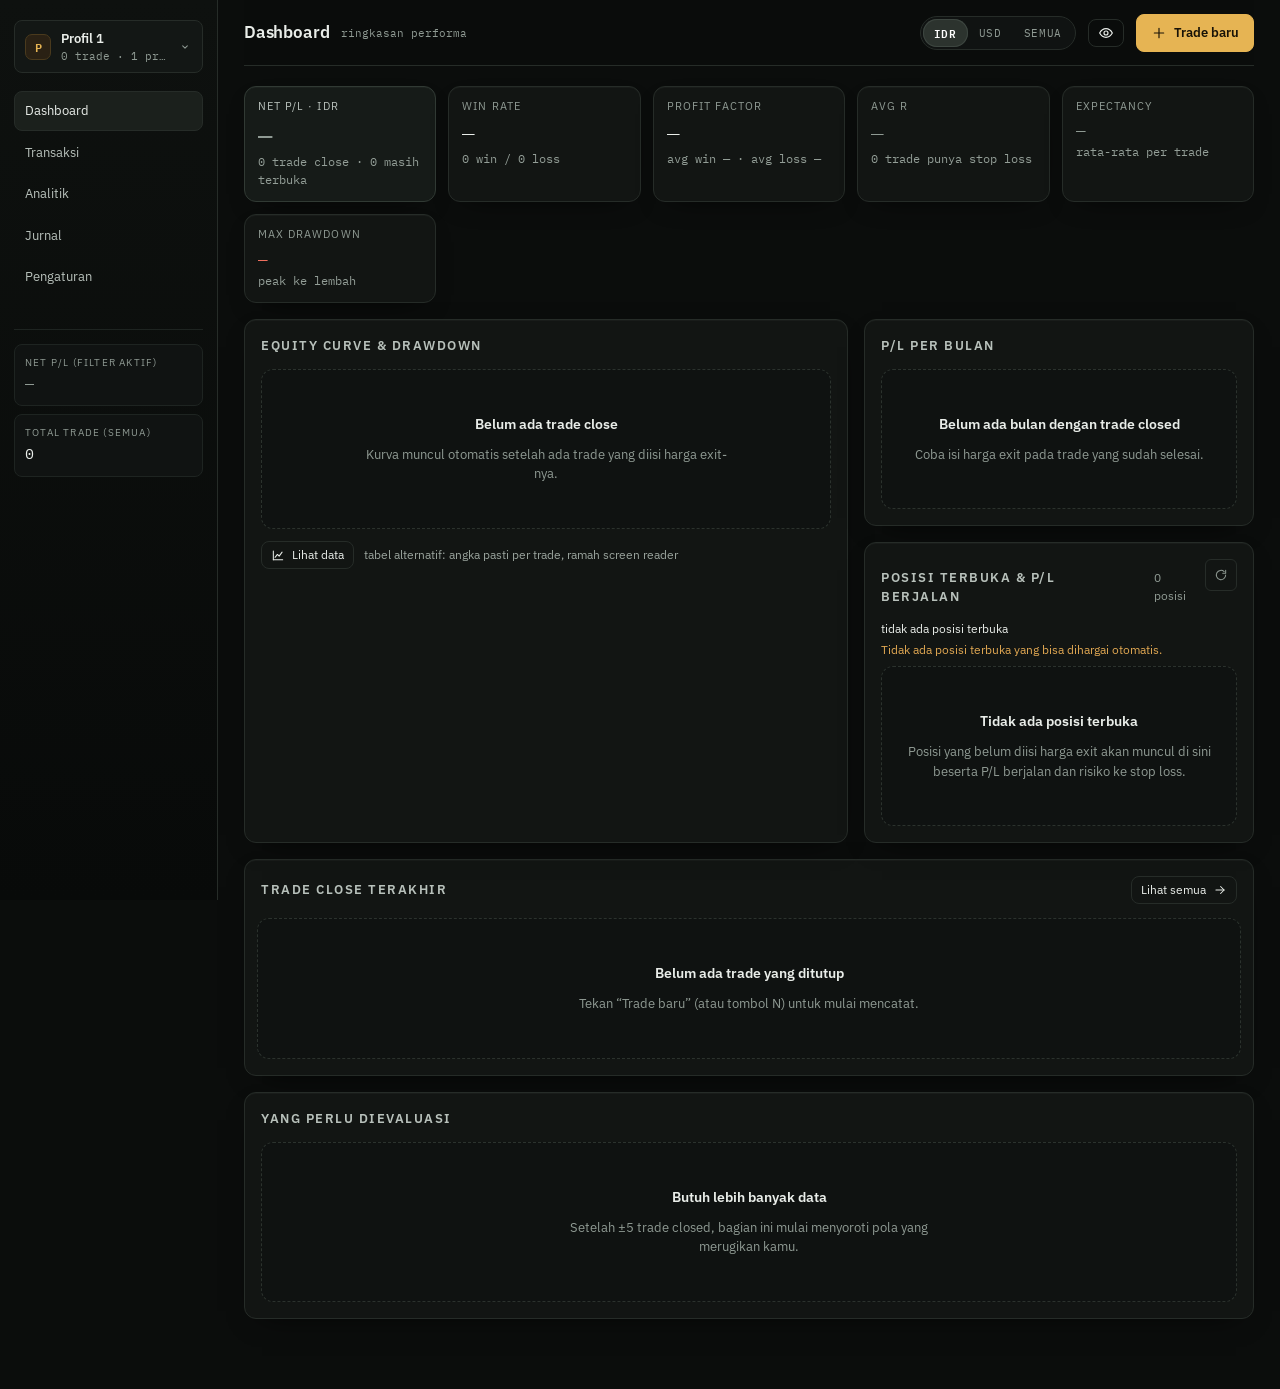
<file: src/index.html>
<!doctype html>
<html lang="id">
<head>
<meta charset="utf-8">
<meta name="viewport" content="width=device-width, initial-scale=1">
<title>Jurnal Trading — Saham &amp; Crypto</title>
<meta name="theme-color" content="#0b0d0c">
<meta property="og:type" content="website">
<meta property="og:title" content="Jurnal Trading — Saham &amp; Crypto">
<meta property="og:description" content="Jurnal trading offline: catat posisi, hitung P/L dan R multiple, harga live Binance &amp; IDX, multi profil.">
<meta name="twitter:card" content="summary">
<meta name="description" content="Jurnal trading offline untuk saham dan crypto.">
<meta name="color-scheme" content="dark">
<link rel="preconnect" href="https://fonts.googleapis.com">
<link rel="preconnect" href="https://fonts.gstatic.com" crossorigin>
<link href="https://fonts.googleapis.com/css2?family=IBM+Plex+Mono:wght@400;500;600&family=IBM+Plex+Sans:wght@400;500;600&display=swap" rel="stylesheet">
<link rel="stylesheet" href="style.css">
<link rel="icon" href="data:image/svg+xml,%3Csvg xmlns='http://www.w3.org/2000/svg' viewBox='0 0 32 32'%3E%3Crect width='32' height='32' rx='7' fill='%230b0d0c'/%3E%3Cpath d='M6 22l6-7 4 4 8-11' stroke='%23e6b453' stroke-width='2.4' fill='none' stroke-linecap='round' stroke-linejoin='round'/%3E%3C/svg%3E">
</head>
<body>
<a class="skip-link" href="#main">Skip ke konten utama</a>

<!-- icon sprite: one stroke family (1.75px), no emoji -->
<svg width="0" height="0" style="position:absolute" aria-hidden="true" focusable="false">
  <symbol id="i-plus" viewBox="0 0 24 24"><path d="M12 5v14M5 12h14"/></symbol>
  <symbol id="i-edit" viewBox="0 0 24 24"><path d="M4 20h4l10-10-4-4L4 16v4Z"/><path d="M13.5 6.5 17.5 10.5"/></symbol>
  <symbol id="i-trash" viewBox="0 0 24 24"><path d="M4 7h16"/><path d="M9 7V5h6v2"/><path d="M6 7l1 13h10l1-13"/><path d="M10 11v6M14 11v6"/></symbol>
  <symbol id="i-eye" viewBox="0 0 24 24"><path d="M2.5 12S6 5.5 12 5.5 21.5 12 21.5 12S18 18.5 12 18.5 2.5 12 2.5 12Z"/><circle cx="12" cy="12" r="3"/></symbol>
  <symbol id="i-eye-off" viewBox="0 0 24 24"><path d="M3 3l18 18"/><path d="M10.6 6.1A9.6 9.6 0 0 1 12 6c6 0 9.5 6 9.5 6a17 17 0 0 1-2.4 3.2"/><path d="M6.3 7.8A17 17 0 0 0 2.5 12S6 18 12 18a9.4 9.4 0 0 0 3.3-.6"/><path d="M9.9 10a3 3 0 0 0 4.2 4.2"/></symbol>
  <symbol id="i-download" viewBox="0 0 24 24"><path d="M12 4v11"/><path d="M8 11l4 4 4-4"/><path d="M4 19h16"/></symbol>
  <symbol id="i-upload" viewBox="0 0 24 24"><path d="M12 20V9"/><path d="M8 13l4-4 4 4"/><path d="M4 5h16"/></symbol>
  <symbol id="i-close" viewBox="0 0 24 24"><path d="M6 6l12 12M18 6 6 18"/></symbol>
  <symbol id="i-arrow-right" viewBox="0 0 24 24"><path d="M5 12h14"/><path d="M13 6l6 6-6 6"/></symbol>
  <symbol id="i-refresh" viewBox="0 0 24 24"><path d="M20 12a8 8 0 1 1-2.6-5.9"/><path d="M20 4v5h-5"/></symbol>
  <symbol id="i-chevron" viewBox="0 0 24 24"><path d="M8 10l4 4 4-4"/></symbol>
  <symbol id="i-user" viewBox="0 0 24 24"><circle cx="12" cy="8" r="3.4"/><path d="M5.5 20a6.5 6.5 0 0 1 13 0"/></symbol>
  <symbol id="i-check" viewBox="0 0 24 24"><path d="M5 12.5l4.5 4.5L19 7"/></symbol>
  <symbol id="i-chart" viewBox="0 0 24 24"><path d="M4 20V5"/><path d="M4 20h16"/><path d="M7 16l4-5 3 3 5-7"/></symbol>
</svg>

<div class="app">
  <aside class="side">
    <div class="profile-switcher">
      <button class="profile-btn" id="btnProfile" aria-haspopup="dialog" aria-expanded="false" aria-label="Ganti profil">
        <span class="avatar" id="profileAvatar" aria-hidden="true">1</span>
        <span class="pmeta">
          <span class="pname" id="profileName">Profil 1</span>
          <span class="pstat" id="profileStat">0 trade</span>
        </span>
        <svg class="ic ic-sm" aria-hidden="true"><use href="#i-chevron"/></svg>
      </button>
    </div>

    <nav class="nav" id="nav" aria-label="Navigasi utama">
      <button data-view="dash" aria-current="true">Dashboard</button>
      <button data-view="trades">Transaksi</button>
      <button data-view="analytics">Analitik</button>
      <button data-view="journal">Jurnal</button>
      <button data-view="settings">Pengaturan</button>
    </nav>

    <div class="side-foot">
      <div class="side-stat">
        <div class="lbl">Net P/L (filter aktif)</div>
        <div class="val" id="sideNet">—</div>
      </div>
      <div class="side-stat">
        <div class="lbl">Total trade (semua)</div>
        <div class="val" id="sideCount">0</div>
      </div>
    </div>
  </aside>

  <main id="main">
    <header class="topbar">
      <h1 id="viewTitle">Dashboard</h1>
      <span class="crumb" id="viewCrumb"></span>
      <div class="spacer"></div>

      <div class="seg" id="curSeg" role="group" aria-label="Filter mata uang">
        <button data-cur="IDR" aria-pressed="true">IDR</button>
        <button data-cur="USD" aria-pressed="false">USD</button>
        <button data-cur="ALL" aria-pressed="false">Semua</button>
      </div>
      <button class="btn btn-ghost btn-sm" id="btnEye" aria-pressed="false" title="Sembunyikan nominal" aria-label="Sembunyikan nominal"><svg class="ic" aria-hidden="true"><use href="#i-eye"/></svg></button>
      <button class="btn btn-primary" id="btnNew"><svg class="ic" aria-hidden="true"><use href="#i-plus"/></svg> Trade baru</button>
    </header>

    <!-- ============ DASHBOARD ============ -->
    <section class="view is-active" id="view-dash">
      <div class="kpis" id="dashKpis"></div>

      <div class="grid-2 grid-balance" style="margin-top:16px">
        <div class="card">
          <div class="card-head">
            <h2>Equity curve &amp; drawdown</h2>
            <span class="hint" id="equityHint"></span>
            <div class="spacer"></div>
            <div class="chart-legend" id="equityLegend"></div>
          </div>
          <div class="chart-wrap" id="equityChartWrap"></div>
          <p class="chart-summary" id="equitySummary"></p>
          <div style="display:flex;gap:10px;align-items:center;margin-top:12px;flex-wrap:wrap">
            <button class="btn btn-ghost btn-sm" id="btnEquityTable" aria-expanded="false" aria-controls="equityTable">
              <svg class="ic ic-sm" aria-hidden="true"><use href="#i-chart"/></svg> Lihat data
            </button>
            <span class="field-hint">tabel alternatif: angka pasti per trade, ramah screen reader</span>
          </div>
          <div class="chart-table" id="equityTable" hidden></div>
        </div>

        <div>
          <div class="card">
            <div class="card-head"><h2>P/L per bulan</h2></div>
            <div class="bars" id="monthlyBars"></div>
          </div>

          <div class="card">
            <div class="card-head">
              <h2>Posisi terbuka &amp; P/L berjalan</h2>
              <div class="spacer"></div>
              <span class="hint" id="openCount"></span>
              <button class="icon-btn" type="button" id="btnRefreshPrices" aria-label="Perbarui harga sekarang" title="Perbarui harga (otomatis tiap 60 menit)">
                <svg class="ic ic-sm" aria-hidden="true"><use href="#i-refresh"/></svg>
              </button>
            </div>
            <div class="price-line"><span class="hint" id="priceStatus">harga belum diambil</span><span class="hint" id="priceNote"></span></div>
            <div id="openList"></div>
          </div>
        </div>
      </div>

      <div class="card" style="margin-top:16px">
        <div class="card-head">
          <h2>Trade close terakhir</h2>
          <div class="spacer"></div>
          <button class="btn btn-ghost btn-sm" data-goto="trades">Lihat semua <svg class="ic ic-sm" aria-hidden="true"><use href="#i-arrow-right"/></svg></button>
        </div>
        <div class="table-wrap" id="recentTable"></div>
      </div>

      <div class="card" id="dashInsightCard" style="margin-top:16px">
        <div class="card-head"><h2>Yang perlu dievaluasi</h2></div>
        <div id="dashInsight"></div>
      </div>
    </section>

    <!-- ============ TRADES ============ -->
    <section class="view" id="view-trades">
      <div class="card">
        <div class="filters">
          <div class="field">
            <label for="fMarket">Market</label>
            <select id="fMarket">
              <option value="">Semua</option>
              <option value="stock">Saham (IDX)</option>
              <option value="crypto">Crypto</option>
            </select>
          </div>
          <div class="field">
            <label for="fStatus">Status</label>
            <select id="fStatus">
              <option value="">Semua</option>
              <option value="closed">Sudah close</option>
              <option value="open">Masih terbuka</option>
              <option value="win">Profit</option>
              <option value="loss">Loss</option>
            </select>
          </div>
          <div class="field">
            <label for="fTag">Tag / setup</label>
            <select id="fTag"><option value="">Semua</option></select>
          </div>
          <div class="field grow">
            <label for="fSearch">Cari simbol / catatan</label>
            <input id="fSearch" type="search" placeholder="BBCA, BTC, breakout…" autocomplete="off">
          </div>
          <div class="field">
            <label for="fSort">Urutkan</label>
            <select id="fSort">
              <option value="date-desc">Tanggal terbaru</option>
              <option value="date-asc">Tanggal terlama</option>
              <option value="pl-desc">P/L terbesar</option>
              <option value="pl-asc">P/L terkecil</option>
              <option value="r-desc">R terbesar</option>
              <option value="symbol">Simbol A–Z</option>
            </select>
          </div>
          <button class="btn btn-sm" id="btnResetFilter">Reset</button>
          <button class="btn btn-sm" id="btnCsv">Export CSV</button>
        </div>
        <div class="filter-summary" id="filterSummary"></div>
        <div class="table-wrap" id="tradesTable"></div>
      </div>
      <div class="kpis" id="filteredKpis" style="margin-top:16px"></div>
    </section>

    <!-- ============ ANALYTICS ============ -->
    <section class="view" id="view-analytics">
      <div class="grid-2">
        <div class="card">
          <div class="card-head"><h2>Per setup / tag</h2><div class="spacer"></div><span class="hint">win rate &amp; net P/L</span></div>
          <div class="table-wrap" id="anTags"></div>
        </div>
        <div class="card">
          <div class="card-head"><h2>Distribusi R</h2><div class="spacer"></div><span class="hint">ekspektasi per trade</span></div>
          <div class="bars" id="anR"></div>
        </div>
      </div>

      <div class="grid-2" style="margin-top:16px">
        <div class="card">
          <div class="card-head"><h2>Per simbol</h2><div class="spacer"></div><span class="hint" id="anSymbolsHint"></span></div>
          <div class="table-wrap" id="anSymbols"></div>
        </div>
        <div class="card">
          <div class="card-head"><h2>Per hari</h2><div class="spacer"></div><span class="hint">net P/L per hari close</span></div>
          <div class="bars" id="anDow"></div>
        </div>
      </div>

      <div class="grid-2" style="margin-top:16px">
        <div class="card">
          <div class="card-head"><h2>Long vs short</h2></div>
          <div class="table-wrap" id="anSide"></div>
        </div>
        <div class="card">
          <div class="card-head"><h2>Per psikologi</h2><div class="spacer"></div><span class="hint">disiplin vs emosi</span></div>
          <div class="table-wrap" id="anEmotion"></div>
        </div>
      </div>
    </section>

    <!-- ============ JOURNAL ============ -->
    <section class="view" id="view-journal">
      <div class="card">
        <div class="card-head"><h2>Tulis jurnal harian</h2><div class="spacer"></div><span class="hint">kondisi market, eksekusi, pelajaran</span></div>
        <form id="journalForm" novalidate>
          <div class="form-grid">
            <div class="field">
              <label for="jDate">Tanggal</label>
              <input type="date" id="jDate" required aria-required="true" aria-describedby="err-jDate">
              <span class="field-error" id="err-jDate"></span>
            </div>
            <div class="field">
              <label for="jMood">Mood</label>
              <select id="jMood">
                <option>Tenang &amp; sesuai plan</option>
                <option>Terlalu percaya diri</option>
                <option>FOMO / buru-buru</option>
                <option>Ragu &amp; telat masuk</option>
                <option>Revenge trading</option>
                <option>Disiplin walau loss</option>
              </select>
            </div>
            <div class="field span2">
              <label for="jTitle">Judul</label>
              <input type="text" id="jTitle" placeholder="Contoh: market sideways, saya overtrade">
            </div>
            <div class="field span4">
              <label for="jBody">Catatan</label>
              <textarea id="jBody" placeholder="Apa yang terjadi hari ini? Setup apa yang jalan, mana yang gagal, kenapa."></textarea>
            </div>
            <div class="field span4">
              <label for="jLesson">Pelajaran / action item</label>
              <input type="text" id="jLesson" placeholder="Contoh: maksimal 2 trade per hari, tunggu retest.">
            </div>
          </div>
          <div style="display:flex;gap:8px;margin-top:14px;align-items:center">
            <button class="btn btn-primary" type="submit">Simpan jurnal</button>
            <span class="hint" id="journalEditHint" style="font-size:11px;color:var(--muted)"></span>
          </div>
        </form>
      </div>
      <div class="journal-list" id="journalList" style="margin-top:16px"></div>
    </section>

    <!-- ============ SETTINGS ============ -->
    <section class="view" id="view-settings">
      <div class="grid-2">
        <div class="card">
          <div class="card-head"><h2>Preferensi</h2></div>
          <div class="form-grid" style="grid-template-columns:repeat(2,minmax(0,1fr))">
            <div class="field">
              <label for="sFeeStockBuy">Fee beli saham (%)</label>
              <input type="number" step="0.01" min="0" id="sFeeStockBuy" class="num">
            </div>
            <div class="field">
              <label for="sFeeStockSell">Fee jual saham (%)</label>
              <input type="number" step="0.01" min="0" id="sFeeStockSell" class="num">
            </div>
            <div class="field">
              <label for="sFeeCryptoBuy">Fee beli crypto (%)</label>
              <input type="number" step="0.01" min="0" id="sFeeCryptoBuy" class="num">
            </div>
            <div class="field">
              <label for="sFeeCryptoSell">Fee jual crypto (%)</label>
              <input type="number" step="0.01" min="0" id="sFeeCryptoSell" class="num">
            </div>
            <div class="field">
              <label for="sLotSize">1 lot saham = … lembar</label>
              <input type="number" step="1" min="1" id="sLotSize" class="num">
              <span class="field-hint">default 100 lembar (1 lot IDX)</span>
            </div>
          </div>
          <div class="note">
            Fee dipakai otomatis saat kamu centang <b>hitung fee otomatis</b> di form trade.
            Default saham IDX: beli 0,15% &amp; jual 0,25%. Crypto 0,1% (spot).
          </div>
          <div style="margin-top:14px"><button class="btn btn-primary" id="btnSaveSettings">Simpan preferensi</button></div>
        </div>

        <div class="card">
          <div class="card-head"><h2>Data</h2><div class="spacer"></div><span class="hint">semua profil tersimpan di browser ini</span></div>
          <div style="display:grid;gap:10px">
            <button class="btn" id="btnExportJson"><svg class="ic ic-sm" aria-hidden="true"><use href="#i-download"/></svg> Export backup (JSON)</button>
            <button class="btn" id="btnExportCsv2"><svg class="ic ic-sm" aria-hidden="true"><use href="#i-download"/></svg> Export transaksi (CSV)</button>
            <button class="btn" id="btnImportJson"><svg class="ic ic-sm" aria-hidden="true"><use href="#i-upload"/></svg> Import backup (JSON)</button>
            <input type="file" id="fileImport" accept="application/json,.json" hidden>
            <button class="btn" id="btnSample">Muat data contoh</button>
            <button class="btn btn-danger" id="btnWipe"><svg class="ic ic-sm" aria-hidden="true"><use href="#i-trash"/></svg> Hapus data profil ini</button>
          </div>
          <div class="note">
            <b>Tidak ada server.</b> Semua profil disimpan di <b>localStorage</b> browser ini.
            Kalau cache/browser dibersihkan, data bisa hilang — rutin klik <b>Export backup</b>.
            Mau akses dari HP dan laptop sekaligus? Backup JSON bisa di-import di perangkat lain.
          </div>
        </div>
      </div>

      <div class="card" style="margin-top:16px">
        <div class="card-head"><h2>Harga live</h2><div class="spacer"></div><span class="hint" id="priceStatusSettings">—</span></div>
        <div style="display:grid;gap:10px">
          <div class="price-line"><span class="hint" id="priceNoteSettings"></span></div>
          <div class="table-wrap">
            <table>
              <tbody>
                <tr><td class="wrap"><b>Crypto</b> — harga dari Binance (host market data <span class="num">data-api.binance.vision</span>), pasangan dianggap USDT kalau simbol belum ada akhiran pair.</td></tr>
                <tr><td class="wrap"><b>Saham IDX</b> — harga dari Yahoo Finance (<span class="num">KODE.JK</span>) lewat CORS proxy publik, karena bursa tidak menyediakan endpoint gratis ber-CORS.</td></tr>
                <tr><td class="wrap"><b>Update</b> — otomatis begitu file dibuka (kalau cache lebih dari 1 jam) dan tiap 60 menit selama tab terbuka. Harga disimpan di browser, jadi tetap terlihat walau sedang offline.</td></tr>
                <tr><td class="wrap"><b>Tidak bisa diambil?</b> Isi harga manual di kartu <b>Posisi terbuka</b> — P/L berjalan tetap dihitung, dan tandanya jelas "manual".</td></tr>
              </tbody>
            </table>
          </div>
          <div><button class="btn btn-sm" id="btnRefreshPrices2"><svg class="ic ic-sm" aria-hidden="true"><use href="#i-refresh"/></svg> Perbarui harga sekarang</button></div>
        </div>
      </div>

      <div class="card" style="margin-top:16px">
        <div class="card-head"><h2>Cara pakai singkat</h2></div>
        <div class="table-wrap">
          <table>
            <tbody>
              <tr><td class="wrap"><b>1. Catat sebelum/sesudah entry.</b> Isi simbol, qty, harga entry, dan <b>stop loss</b>. Stop loss wajib kalau mau dapat R multiple.</td></tr>
              <tr><td class="wrap"><b>2. R multiple</b> = net profit ÷ risiko awal (jarak entry ke stop × qty). Ini metrik paling jujur: +2R artinya profit dua kali risiko.</td></tr>
              <tr><td class="wrap"><b>3. Tutup trade</b> dengan mengisi harga exit + tanggal exit. Statistik, kurva equity, dan analitik ikut ter-update.</td></tr>
              <tr><td class="wrap"><b>4. Kasih tag setup</b> (breakout, pullback, scalping…) supaya analitik bisa bilang setup mana yang benar-benar menghasilkan uang.</td></tr>
              <tr><td class="wrap"><b>5. Review tiap minggu.</b> Baca tab Analitik + Jurnal, cari pola: setup apa yang rugi terus, jam/hari apa yang buruk, emosi apa yang merusak.</td></tr>
              <tr><td class="wrap"><b>Shortcut:</b> tekan <b>N</b> untuk trade baru, <b>Esc</b> untuk tutup form.</td></tr>
            </tbody>
          </table>
        </div>
      </div>
    </section>
  </main>
</div>

<!-- ============ TRADE MODAL ============ -->
<div class="modal" id="tradeModal" role="dialog" aria-modal="true" aria-labelledby="tradeModalTitle">
  <div class="modal-panel">
    <div class="modal-head">
      <h2 id="tradeModalTitle">Trade baru</h2>
      <div class="spacer" style="flex:1"></div>
      <button class="icon-btn" id="btnCloseModal" aria-label="Tutup form trade"><svg class="ic" aria-hidden="true"><use href="#i-close"/></svg></button>
    </div>
    <form id="tradeForm" novalidate>
      <div class="modal-body">
        <div class="form-grid">
          <div class="field">
            <label for="tMarket">Market</label>
            <select id="tMarket">
              <option value="stock">Saham (IDX)</option>
              <option value="crypto">Crypto</option>
            </select>
          </div>
          <div class="field">
            <label for="tSymbol">Simbol <span class="req" aria-hidden="true">*</span></label>
            <input type="text" id="tSymbol" placeholder="BBCA / BTCUSDT" required aria-required="true" aria-describedby="err-tSymbol" autocomplete="off" style="text-transform:uppercase">
            <span class="field-error" id="err-tSymbol"></span>
          </div>
          <div class="field">
            <label for="tSide">Arah</label>
            <select id="tSide">
              <option value="long">Long / buy</option>
              <option value="short">Short / sell</option>
            </select>
          </div>
          <div class="field">
            <label for="tCurrency">Mata uang</label>
            <select id="tCurrency">
              <option value="IDR">IDR (Rp)</option>
              <option value="USD">USD ($)</option>
            </select>
          </div>

          <div class="field">
            <label for="tQty">Qty (lembar / koin) <span class="req" aria-hidden="true">*</span></label>
            <input type="number" step="any" min="0" id="tQty" class="num" inputmode="decimal" placeholder="100" required aria-required="true" aria-describedby="err-tQty">
            <span class="field-error" id="err-tQty"></span>
          </div>
          <div class="field">
            <label for="tEntry">Harga entry <span class="req" aria-hidden="true">*</span></label>
            <input type="number" step="any" min="0" id="tEntry" class="num" inputmode="decimal" placeholder="0" required aria-required="true" aria-describedby="err-tEntry">
            <span class="field-error" id="err-tEntry"></span>
          </div>
          <div class="field">
            <label for="tStop">Stop loss</label>
            <input type="number" step="any" min="0" id="tStop" class="num" inputmode="decimal" placeholder="opsional">
          </div>
          <div class="field">
            <label for="tTarget">Target</label>
            <input type="number" step="any" min="0" id="tTarget" class="num" placeholder="opsional">
          </div>

          <div class="field">
            <label for="tEntryDate">Tanggal entry</label>
            <input type="datetime-local" id="tEntryDate" required>
          </div>
          <div class="field">
            <label for="tExitDate">Tanggal exit</label>
            <input type="datetime-local" id="tExitDate" aria-describedby="err-tExitDate">
            <span class="field-error" id="err-tExitDate"></span>
          </div>
          <div class="field">
            <label for="tExit">Harga exit</label>
            <input type="number" step="any" min="0" id="tExit" class="num" inputmode="decimal" placeholder="kosong = masih terbuka">
          </div>
          <div class="field">
            <label for="tFee">Fee total</label>
            <input type="number" step="any" min="0" id="tFee" class="num" placeholder="0">
          </div>

          <div class="field span2">
            <label for="tTags">Tag setup (pisahkan koma)</label>
            <input type="text" id="tTags" placeholder="breakout, pullback, scalping" autocomplete="off">
          </div>
          <div class="field">
            <label for="tEmotion">Psikologi saat entry</label>
            <select id="tEmotion">
              <option value="">—</option>
              <option>Disiplin / sesuai plan</option>
              <option>FOMO</option>
              <option>Revenge</option>
              <option>Overconfident</option>
              <option>Ragu</option>
              <option>Bosan / iseng</option>
            </select>
          </div>
          <div class="field">
            <label>Fee otomatis</label>
            <label class="checkline"><input type="checkbox" id="tAutoFee" checked> Pakai % fee dari pengaturan</label>
          </div>

          <div class="field span4">
            <label for="tNotes">Catatan / alasan entry</label>
            <textarea id="tNotes" placeholder="Alasan entry, kondisi market, plan keluar. Screenshot bisa ditempel linknya."></textarea>
          </div>
        </div>

        <div class="preview" id="tradePreview"></div>
      </div>
      <div class="modal-foot">
        <button class="btn btn-danger btn-sm" type="button" id="btnDeleteTrade" style="display:none">Hapus trade</button>
        <div class="spacer"></div>
        <button class="btn btn-ghost" type="button" id="btnCancelModal">Batal</button>
        <button class="btn btn-primary" type="submit" id="btnSaveTrade">Simpan trade</button>
      </div>
    </form>
  </div>
</div>

<div class="modal" id="profileModal" role="dialog" aria-modal="true" aria-labelledby="profileModalTitle">
  <div class="modal-panel narrow">
    <div class="modal-head">
      <h2 id="profileModalTitle">Profil</h2>
      <div class="spacer" style="flex:1"></div>
      <button class="icon-btn" id="btnCloseProfile" aria-label="Tutup daftar profil"><svg class="ic" aria-hidden="true"><use href="#i-close"/></svg></button>
    </div>
    <div class="modal-body">
      <p class="field-hint" style="margin:0 0 12px">Tiap profil punya trade, jurnal, dan pengaturan sendiri &mdash; klik nama untuk mengganti.</p>
      <div class="profile-list" id="profileList"></div>

      <form id="profileForm" novalidate style="margin-top:18px;border-top:1px solid var(--line-soft);padding-top:16px">
        <div class="form-grid" style="grid-template-columns:minmax(0,1fr) auto;align-items:end">
          <div class="field">
            <label for="newProfileName">Profil baru</label>
            <input type="text" id="newProfileName" placeholder="Contoh: Akun utama, Akun crypto" autocomplete="off" aria-describedby="err-newProfileName">
            <span class="field-error" id="err-newProfileName"></span>
          </div>
          <button class="btn btn-primary" type="submit"><svg class="ic" aria-hidden="true"><use href="#i-plus"/></svg> Tambah</button>
        </div>
      </form>

      <div class="note">
        Backup JSON menyimpan <b>semua profil</b> sekaligus, jadi satu file cukup untuk pindah perangkat.
        <button class="btn btn-ghost btn-sm" type="button" id="btnGoBackup" style="margin-top:8px">Buka Pengaturan &rarr; Data</button>
      </div>
    </div>
    <div class="modal-foot">
      <div class="spacer"></div>
      <button class="btn btn-ghost" type="button" id="btnDoneProfile">Selesai</button>
    </div>
  </div>
</div>

<div class="toast-wrap" id="toastWrap" role="status" aria-live="polite" aria-atomic="false"></div>
<div class="sr-only" id="srView" role="status" aria-live="polite"></div>
<script src="app.js"></script>
</body>
</html>
</file>
<file: src/style.css>
/* ===================================================================
   Jurnal Trading — design tokens & layout
   surface: Monitor + Operate (dense journal console, no marketing hero)
   =================================================================== */
*,
*::before,
*::after { box-sizing: border-box; }

:root {
  --bg: #0b0d0c;
  --bg-deep: #080a09;
  --panel: #121513;
  --panel-2: #171b18;
  --panel-3: #1d2220;
  --line: #262c28;
  --line-soft: #1e2421;
  --ink: #e9ede9;
  --ink-2: #b8c1bb;
  --muted: #8f9a93;
  --accent: #e6b453;
  --accent-dim: #8a6c33;
  --pos: #5fce9b;
  --neg: #ef6f5e;
  --warn: #e0a752;
  --radius: 12px;
  --radius-sm: 8px;
  --mono: "IBM Plex Mono", ui-monospace, SFMono-Regular, Menlo, monospace;
  --sans: "IBM Plex Sans", ui-sans-serif, system-ui, -apple-system, sans-serif;
  --shadow: 0 1px 0 rgba(255, 255, 255, .03) inset, 0 10px 30px -18px #000;
}

html, body { margin: 0; padding: 0; min-height: 100%; }
body {
  background: var(--bg);
  color: var(--ink);
  font-family: var(--sans);
  font-size: 14px;
  line-height: 1.5;
  -webkit-font-smoothing: antialiased;
  text-rendering: optimizeLegibility;
}
::selection { background: var(--accent); color: #12100a; }

/* scrollbars */
* { scrollbar-width: thin; scrollbar-color: #2c3330 transparent; }
*::-webkit-scrollbar { width: 10px; height: 10px; }
*::-webkit-scrollbar-thumb { background: #2c3330; border-radius: 6px; border: 2px solid var(--bg); }

/* ---------------- shell ---------------- */
.app {
  display: grid;
  grid-template-columns: 218px minmax(0, 1fr);
  min-height: 100vh;
}

.side {
  position: sticky;
  top: 0;
  height: 100vh;
  display: flex;
  flex-direction: column;
  gap: 18px;
  padding: 20px 14px;
  border-right: 1px solid var(--line);
  background: linear-gradient(180deg, #0e110f 0%, var(--bg-deep) 100%);
}

.nav { display: flex; flex-direction: column; gap: 2px; }
.nav button {
  -webkit-appearance: none;
  appearance: none;
  display: flex;
  align-items: center;
  gap: 10px;
  width: 100%;
  padding: 9px 10px;
  min-height: 38px;
  border: 1px solid transparent;
  border-radius: var(--radius-sm);
  background: transparent;
  color: var(--ink-2);
  font: inherit;
  font-size: 13px;
  text-align: left;
  cursor: pointer;
  transition: background .12s ease, color .12s ease;
}
.nav button:hover { background: #141815; color: var(--ink); }
.nav button[aria-current="true"] {
  background: #1b201c;
  border-color: var(--line);
  color: var(--ink);
}
.nav button:focus-visible { outline: 2px solid var(--accent); outline-offset: 1px; }

.side-foot {
  margin-top: 14px;
  padding-top: 14px;
  border-top: 1px solid var(--line-soft);
  display: grid;
  gap: 8px;
}
.side-stat {
  border: 1px solid var(--line-soft);
  border-radius: var(--radius-sm);
  padding: 10px;
  background: #101312;
}
.side-stat .lbl { font-size: 10px; text-transform: uppercase; letter-spacing: .12em; color: var(--muted); }
.side-stat .val { font-family: var(--mono); font-size: 15px; margin-top: 3px; font-variant-numeric: tabular-nums; }

/* ---------------- main ---------------- */
main { min-width: 0; padding: 0 26px 70px; }
.topbar {
  position: sticky;
  top: 0;
  z-index: 30;
  display: flex;
  align-items: center;
  gap: 12px;
  flex-wrap: wrap;
  padding: 14px 0 13px;
  margin-bottom: 20px;
  border-bottom: 1px solid var(--line);
  background: rgba(11, 13, 12, .88);
  backdrop-filter: blur(10px);
}
.topbar h1 {
  font-size: 17px;
  font-weight: 600;
  margin: 0;
  letter-spacing: -.01em;
  white-space: nowrap;
}
.topbar .crumb { font-family: var(--mono); font-size: 11px; color: var(--muted); }
.spacer { flex: 1 1 auto; }

/* segmented control */
.seg {
  display: inline-flex;
  border: 1px solid var(--line);
  border-radius: 999px;
  padding: 2px;
  background: #101312;
}
.seg button {
  -webkit-appearance: none; appearance: none;
  border: 0; background: transparent; color: var(--muted);
  font: inherit; font-size: 11px; font-family: var(--mono);
  letter-spacing: .06em; text-transform: uppercase;
  padding: 5px 11px; border-radius: 999px; cursor: pointer; min-height: 28px;
}
.seg button[aria-pressed="true"] { background: #2c332e; color: #ffffff; box-shadow: inset 0 0 0 1px #3d4640; font-weight: 600; }
.seg button:focus-visible { outline: 2px solid var(--accent); outline-offset: 1px; }

/* ---------------- buttons ---------------- */
.btn {
  -webkit-appearance: none; appearance: none;
  display: inline-flex; align-items: center; justify-content: center; gap: 7px;
  min-height: 36px;
  padding: 8px 14px;
  border: 1px solid var(--line);
  border-radius: var(--radius-sm);
  background: var(--panel-2);
  color: var(--ink);
  font: inherit; font-size: 13px;
  cursor: pointer;
  transition: background .12s ease, border-color .12s ease, transform .06s ease;
  white-space: nowrap;
}
.btn:hover { background: var(--panel-3); border-color: #333a35; }
.btn:active { transform: translateY(1px); }
.btn:focus-visible { outline: 2px solid var(--accent); outline-offset: 1px; }
.btn-primary {
  background: var(--accent);
  border-color: var(--accent);
  color: #191307;
  font-weight: 600;
}
.btn-primary:hover { background: #f0c468; border-color: #f0c468; }
.btn-ghost { background: transparent; }
.btn-danger { color: var(--neg); border-color: #3a2723; background: #17100f; }
.btn-danger:hover { background: #211513; border-color: #5b3229; }
.btn-sm { min-height: 28px; padding: 4px 9px; font-size: 12px; }
.btn .glyph { font-family: var(--mono); font-size: 13px; line-height: 1; }

/* ---------------- cards / grids ---------------- */
.view { display: none; }
.view.is-active { display: block; animation: fadein .16s ease; }
@keyframes fadein { from { opacity: 0; transform: translateY(2px); } to { opacity: 1; transform: none; } }

.card {
  background: var(--panel);
  border: 1px solid var(--line);
  border-radius: var(--radius);
  padding: 16px;
  box-shadow: var(--shadow);
}
.card + .card { margin-top: 16px; }
.card-head {
  display: flex; align-items: baseline; gap: 10px;
  margin-bottom: 14px;
}
.card-head h2 {
  font-size: 12px; margin: 0; font-weight: 600;
  text-transform: uppercase; letter-spacing: .12em; color: var(--ink-2);
}
.card-head .hint { font-size: 11.5px; color: var(--muted); }
.card-head .spacer { flex: 1; }

.kpis {
  display: grid;
  grid-template-columns: repeat(auto-fit, minmax(168px, 1fr));
  gap: 12px;
}
.kpi {
  background: var(--panel);
  border: 1px solid var(--line);
  border-radius: var(--radius);
  padding: 12px 13px;
  box-shadow: var(--shadow);
}
.kpi .lbl {
  font-size: 10.5px; text-transform: uppercase; letter-spacing: .1em;
  color: var(--muted); display: flex; align-items: center; gap: 6px;
}
.kpi .val {
  font-family: var(--mono); font-size: 21px; line-height: 1.25;
  margin-top: 6px; font-variant-numeric: tabular-nums; letter-spacing: -.02em;
}
.kpi .val.sm { font-size: 16px; }
.kpi .meta { font-size: 11px; color: var(--muted); margin-top: 3px; font-family: var(--mono); }

.grid-2 { display: grid; grid-template-columns: minmax(0, 1.55fr) minmax(0, 1fr); gap: 16px; align-items: start; }
.grid-2 > .card + .card { margin-top: 0; }
@media (max-width: 1080px) { .grid-2 { grid-template-columns: minmax(0, 1fr); } }

.pos { color: var(--pos); }
.neg { color: var(--neg); }
.flat { color: var(--muted); }
.num { font-family: var(--mono); font-variant-numeric: tabular-nums; }

/* ---------------- tables ---------------- */
.table-wrap { overflow-x: auto; margin: 0 -4px; }
table { width: 100%; border-collapse: collapse; font-size: 13px; }
thead th {
  position: sticky; top: 0;
  text-align: left;
  font-size: 10.5px;
  text-transform: uppercase;
  letter-spacing: .1em;
  color: var(--muted);
  font-weight: 500;
  padding: 0 10px 8px;
  border-bottom: 1px solid var(--line);
  background: var(--panel);
  white-space: nowrap;
}
tbody td {
  padding: 9px 10px;
  border-bottom: 1px solid var(--line-soft);
  vertical-align: middle;
  white-space: nowrap;
}
tbody tr:hover { background: #151a17; }
tbody tr:last-child td { border-bottom: 0; }
td.num, th.num { text-align: right; font-family: var(--mono); font-variant-numeric: tabular-nums; }
td.wrap { white-space: normal; min-width: 160px; color: var(--ink-2); font-size: 12px; }
.t-sym { font-family: var(--mono); font-weight: 600; letter-spacing: .02em; }
.t-date { font-family: var(--mono); font-size: 11.5px; color: var(--muted); }
.t-sub { font-size: 11px; color: var(--muted); }

.badge {
  display: inline-flex; align-items: center; gap: 4px;
  font-family: var(--mono); font-size: 10px;
  letter-spacing: .07em; text-transform: uppercase;
  padding: 2px 6px; border-radius: 5px;
  border: 1px solid var(--line);
  background: #141815; color: var(--ink-2);
  white-space: nowrap;
}
.badge.b-stock { color: #9ec9f0; border-color: #24323d; background: #10171c; }
.badge.b-crypto { color: #dcb98a; border-color: #3a3020; background: #1a1610; }
.badge.b-long { color: var(--pos); border-color: #1f3b30; background: #0f1a16; }
.badge.b-short { color: var(--neg); border-color: #402623; background: #1a1211; }
.badge.b-open { color: var(--warn); border-color: #3d3423; background: #1a1710; }
.badge.b-tag { color: var(--ink-2); }

.row-actions { display: flex; gap: 4px; justify-content: flex-end; }
.icon-btn {
  -webkit-appearance: none; appearance: none;
  width: 28px; height: 28px; min-height: 28px;
  display: inline-grid; place-items: center;
  border: 1px solid var(--line); border-radius: 6px;
  background: transparent; color: var(--muted);
  font-family: var(--mono); font-size: 12px; cursor: pointer;
}
.icon-btn:hover { color: var(--ink); background: var(--panel-3); }
.icon-btn.danger:hover { color: var(--neg); border-color: #5b3229; }

/* ---------------- empty state ---------------- */
.empty {
  display: grid; gap: 10px; place-items: center;
  padding: 44px 20px; text-align: center;
  border: 1px dashed #2b322d; border-radius: var(--radius);
  background: #0f1211; color: var(--muted);
}
.empty strong { color: var(--ink); font-weight: 600; display: block; font-size: 14px; }
.empty p { margin: 0; font-size: 12.5px; max-width: 380px; }

/* ---------------- chart ---------------- */
.chart { width: 100%; display: block; overflow: visible; }
.chart text { font-family: var(--mono); font-size: 10.5px; fill: var(--muted); }
.chart .axis { stroke: #2f3733; stroke-width: 1; }
.chart .zero { stroke: #59635c; stroke-dasharray: 4 3; stroke-width: 1.2; }
.chart .line { fill: none; stroke-width: 1.8; stroke-linejoin: round; stroke-linecap: round; }
.chart .area { stroke: none; }
.chart .dot { stroke: var(--bg); stroke-width: 1.5; }
.chart-legend { display: flex; gap: 14px; font-size: 11px; color: var(--muted); font-family: var(--mono); }

/* bars (monthly / dow / histogram) */
.bars { display: grid; gap: 7px; }
.bar-row { display: grid; grid-template-columns: 74px 1fr 92px; gap: 10px; align-items: center; font-size: 12px; }
.bar-track { display: flex; align-items: center; height: 18px; background: #0f1211; border-radius: 4px; overflow: hidden; }
.bar-fill { height: 100%; border-radius: 4px; min-width: 2px; transition: width .3s ease; }
.bar-fill.p { background: linear-gradient(90deg, #2f7357, var(--pos)); }
.bar-fill.n { background: linear-gradient(90deg, var(--neg), #7d352c); }
.bar-row .lbl { font-family: var(--mono); font-size: 11px; color: var(--ink-2); }
.bar-row .val { font-family: var(--mono); font-size: 11.5px; text-align: right; font-variant-numeric: tabular-nums; }

/* ---------------- forms ---------------- */
.field { display: grid; gap: 5px; }
.field > label {
  font-size: 10.5px; text-transform: uppercase; letter-spacing: .1em; color: var(--muted);
}
input, select, textarea {
  -webkit-appearance: none; appearance: none;
  width: 100%;
  font: inherit;
  font-size: 13px;
  color: var(--ink);
  background: #0e1110;
  border: 1px solid var(--line);
  border-radius: var(--radius-sm);
  padding: 8px 10px;
  min-height: 36px;
}
input.num, textarea.num { font-family: var(--mono); font-variant-numeric: tabular-nums; }
input:focus, select:focus, textarea:focus {
  outline: none;
  border-color: var(--accent-dim);
  box-shadow: 0 0 0 3px rgba(230, 180, 83, .12);
}
input::placeholder, textarea::placeholder { color: #5a635d; }
select { background-image: none; cursor: pointer; }
textarea { min-height: 72px; resize: vertical; line-height: 1.5; }
input[type="checkbox"] {
  -webkit-appearance: none; appearance: none;
  width: 16px; height: 16px; min-height: 16px; padding: 0;
  border: 1px solid var(--line); border-radius: 4px; background: #0e1110;
  display: inline-grid; place-items: center; cursor: pointer; flex: none;
}
input[type="checkbox"]:checked { background: var(--accent); border-color: var(--accent); }
input[type="checkbox"]:checked::after {
  content: "✓"; font-size: 11px; color: #191307; font-weight: 700;
}
.checkline { display: flex; align-items: center; gap: 8px; font-size: 12.5px; color: var(--ink-2); min-height: 36px; }

.form-grid { display: grid; grid-template-columns: repeat(4, minmax(0, 1fr)); gap: 12px; }
.form-grid .span2 { grid-column: span 2; }
.form-grid .span4 { grid-column: span 4; }
@media (max-width: 860px) {
  .form-grid { grid-template-columns: repeat(2, minmax(0, 1fr)); }
  .form-grid .span4 { grid-column: span 2; }
}
.filters { display: flex; flex-wrap: wrap; gap: 8px; align-items: flex-end; margin-bottom: 14px; }
.filters .field { min-width: 132px; }
.filters .field.grow { flex: 1 1 200px; }

/* ---------------- modal ---------------- */
.modal {
  position: fixed; inset: 0; z-index: 90;
  display: none;
  background: rgba(5, 7, 6, .72);
  backdrop-filter: blur(3px);
  padding: 24px 16px;
  overflow-y: auto;
}
.modal.is-open { display: block; }
.modal-panel {
  width: min(760px, 100%);
  margin: 4vh auto;
  background: var(--panel);
  border: 1px solid var(--line);
  border-radius: 14px;
  box-shadow: 0 40px 80px -30px #000;
  animation: pop .16s ease;
}
@keyframes pop { from { opacity: 0; transform: translateY(8px) scale(.995); } to { opacity: 1; transform: none; } }
.modal-head {
  display: flex; align-items: center; gap: 10px;
  padding: 14px 18px; border-bottom: 1px solid var(--line);
}
.modal-head h2 { font-size: 14px; margin: 0; font-weight: 600; letter-spacing: .01em; }
.modal-body { padding: 18px; }
.modal-foot {
  display: flex; gap: 8px; align-items: center;
  padding: 14px 18px; border-top: 1px solid var(--line);
  background: #0f1211; border-radius: 0 0 14px 14px;
}
.modal-foot .spacer { flex: 1; }

/* live preview inside trade form */
.preview {
  display: grid; grid-template-columns: repeat(auto-fit, minmax(112px, 1fr));
  gap: 10px; padding: 12px; margin-top: 14px;
  background: #0e1110; border: 1px solid var(--line-soft); border-radius: var(--radius-sm);
}
.preview .pv { display: grid; gap: 2px; }
.preview .pv .l { font-size: 10px; text-transform: uppercase; letter-spacing: .09em; color: var(--muted); }
.preview .pv .v { font-family: var(--mono); font-size: 14px; font-variant-numeric: tabular-nums; }

/* ---------------- journal ---------------- */
.journal-list { display: grid; gap: 12px; }
.entry {
  border: 1px solid var(--line);
  border-radius: var(--radius);
  background: var(--panel);
  padding: 14px 16px;
}
.entry-top { display: flex; align-items: baseline; gap: 10px; flex-wrap: wrap; margin-bottom: 8px; }
.entry-top time { font-family: var(--mono); font-size: 11.5px; color: var(--accent); letter-spacing: .04em; }
.entry-top .mood { font-size: 11px; color: var(--muted); }
.entry p { margin: 0 0 8px; font-size: 13px; color: var(--ink-2); white-space: pre-wrap; }
.entry .lesson {
  border-top: 1px dashed #2b322d; padding-top: 8px; margin-top: 8px;
  font-size: 12.5px; color: var(--ink);
}
.entry .lesson b { color: var(--accent); font-weight: 600; font-size: 10px; letter-spacing: .1em; text-transform: uppercase; display: block; margin-bottom: 3px; }

/* notes / callout — used sparingly, text carries the weight */
.note {
  font-size: 12.5px;
  color: var(--ink-2);
  border-top: 1px solid var(--line-soft);
  padding-top: 12px;
  margin-top: 12px;
}
.note b { color: var(--ink); font-weight: 600; }

/* ---------------- toast ---------------- */
.toast-wrap {
  position: fixed;
  bottom: 20px;
  right: 20px;
  z-index: 120;
  display: grid;
  gap: 8px;
  justify-items: end;
  pointer-events: none;
  max-width: min(92vw, 420px);
}
@media (max-width: 900px) { .toast-wrap { right: 12px; bottom: 12px; } }
.toast {
  background: #1b201c; border: 1px solid #333a35; color: var(--ink);
  font-size: 12.5px; padding: 9px 14px; border-radius: 999px;
  box-shadow: 0 16px 40px -18px #000;
  animation: rise .18s ease;
}
@keyframes rise { from { opacity: 0; transform: translateY(8px); } to { opacity: 1; transform: none; } }

/* privacy blur */
body.hide-money .val,
body.hide-money td.num,
body.hide-money .bar-row .val,
body.hide-money .side-stat .val { filter: blur(5px); }
body.hide-money .val:hover,
body.hide-money td.num:hover { filter: none; }

/* ---------------- responsive ---------------- */
@media (max-width: 900px) {
  .app { grid-template-columns: minmax(0, 1fr); }
  .side {
    position: sticky; top: 0; z-index: 40; height: auto;
    flex-direction: row; align-items: center; gap: 10px;
    padding: 10px 12px; border-right: 0; border-bottom: 1px solid var(--line);
    overflow-x: auto;
  }
  .nav { flex-direction: row; gap: 4px; }
  .nav button { padding: 7px 9px; min-height: 32px; white-space: nowrap; }
  .side-foot { display: none; }
  main { padding: 0 14px 60px; }
  .topbar { padding: 10px 0; margin-bottom: 14px; gap: 8px; }
  .topbar h1 { font-size: 15px; }
  .kpi .val { font-size: 18px; }
  .bar-row { grid-template-columns: 62px 1fr 80px; }
}

@media (prefers-reduced-motion: reduce) {
  *, *::before, *::after { animation-duration: .001ms !important; transition-duration: .001ms !important; }
}

/* print */
@media print {
  .side, .topbar .btn, .seg, .row-actions { display: none !important; }
  body { background: #fff; color: #000; }
  .card, .kpi { border-color: #ccc; box-shadow: none; }
}

/* ===================================================================
   POLISH PASS — dari aturan ui-ux-pro-max
   (a11y contrast, 44px touch, inline errors, chart a11y, icon system)
   =================================================================== */

/* token: z-index scale (0 / 10 / 20 / 40 / 90 / 120) */
:root {
  --z-sticky: 30;
  --z-nav: 40;
  --z-modal: 90;
  --z-toast: 120;
}

/* ---- icon system (inline SVG sprite, no emoji) ---- */
.ic {
  width: 16px;
  height: 16px;
  flex: none;
  stroke: currentColor;
  stroke-width: 1.75;
  stroke-linecap: round;
  stroke-linejoin: round;
  fill: none;
  vertical-align: -2px;
}
.ic-sm { width: 14px; height: 14px; }
.ic-lg { width: 18px; height: 18px; }

/* ---- skip link ---- */
.skip-link {
  position: fixed;
  top: 8px;
  left: 8px;
  z-index: 200;
  transform: translateY(-160%);
  background: var(--accent);
  color: #191307;
  font-weight: 600;
  font-size: 13px;
  padding: 10px 14px;
  border-radius: var(--radius-sm);
  text-decoration: none;
  transition: transform .15s ease;
}
.skip-link:focus { transform: none; }

/* ---- screen-reader only ---- */
.sr-only {
  position: absolute;
  width: 1px; height: 1px;
  padding: 0; margin: -1px;
  overflow: hidden;
  clip: rect(0 0 0 0);
  white-space: nowrap;
  border: 0;
}

/* ---- interaction hygiene ---- */
button, .btn, .icon-btn, .nav button, a, select, input[type="checkbox"] {
  touch-action: manipulation;
}
button, .btn, .icon-btn { cursor: pointer; }
input, select, textarea { scroll-margin-top: 96px; }

/* icon buttons: 32px visual, 44px hit area on touch */
.icon-btn { width: 32px; height: 32px; min-height: 32px; }
.row-actions { gap: 8px; }

/* ---- form errors ---- */
.field-error {
  font-size: 12px;
  color: var(--neg);
  min-height: 0;
  display: none;
}
.field-error.is-shown { display: block; }
[aria-invalid="true"] {
  border-color: #7d352c !important;
  box-shadow: 0 0 0 3px rgba(239, 111, 94, .12) !important;
}
.req { color: var(--accent); font-weight: 600; margin-left: 2px; }
.field-hint { font-size: 11.5px; color: var(--muted); }

/* ---- sortable table headers ---- */
th.sortable {
  padding: 0;
  border-bottom: 1px solid var(--line);
}
th.sortable > button {
  -webkit-appearance: none; appearance: none;
  width: 100%;
  display: inline-flex; align-items: center; gap: 4px;
  justify-content: flex-start;
  background: transparent; border: 0;
  padding: 7px 10px;
  min-height: 32px;
  font: inherit;
  font-size: 10px;
  text-transform: uppercase;
  letter-spacing: .1em;
  color: var(--muted);
  cursor: pointer;
}
th.sortable.num > button { justify-content: flex-end; }
th.sortable > button:hover { color: var(--ink); }
th.sortable > button:focus-visible { outline: 2px solid var(--accent); outline-offset: -2px; }
th[aria-sort="ascending"] > button,
th[aria-sort="descending"] > button { color: var(--accent); }
th .sort-arrow { font-size: 9px; opacity: .85; }

/* ---- chart wrapper + tooltip ---- */
.chart-wrap { position: relative; }
.chart-wrap:focus-visible { outline: 2px solid var(--accent); outline-offset: 4px; border-radius: 6px; }
.chart-focus { fill: none; stroke: var(--ink); stroke-width: 1.5; }
.chart-tip {
  position: absolute;
  z-index: 10;
  pointer-events: none;
  min-width: 128px;
  transform: translate(-50%, -114%);
  background: #1b201c;
  border: 1px solid #333a35;
  border-radius: 8px;
  padding: 8px 10px;
  box-shadow: 0 18px 40px -20px #000;
  font-family: var(--mono);
  font-size: 11px;
  line-height: 1.5;
  color: var(--ink);
  display: none;
}
.chart-tip.is-shown { display: block; }
.chart-tip .tip-head { color: var(--muted); font-size: 10px; letter-spacing: .06em; text-transform: uppercase; }
.chart-tip .tip-row { display: flex; justify-content: space-between; gap: 12px; }
.chart-tip .tip-sym { color: var(--accent); font-weight: 600; }
.chart-summary { font-size: 12px; color: var(--ink-2); margin-top: 10px; line-height: 1.55; }
.chart-summary b { color: var(--ink); font-weight: 600; }
.chart-table { margin-top: 12px; max-height: 250px; overflow: auto; }

/* ---- toast with action (undo) ---- */
.toast { display: inline-flex; align-items: center; gap: 10px; max-width: min(92vw, 460px); }
.toast-action {
  -webkit-appearance: none; appearance: none;
  background: transparent;
  border: 1px solid var(--accent-dim);
  color: var(--accent);
  border-radius: 999px;
  font: inherit; font-size: 11.5px;
  padding: 4px 10px; min-height: 28px;
  cursor: pointer;
  pointer-events: auto;
}
.toast-action:hover { background: rgba(230, 180, 83, .12); }
.toast-action:focus-visible { outline: 2px solid var(--accent); outline-offset: 2px; }

/* ---- long token wrapping ---- */
td.wrap, .entry p, .note { overflow-wrap: anywhere; }
.t-sym { overflow-wrap: anywhere; }

/* ---- placeholder contrast ---- */
input::placeholder, textarea::placeholder { color: #77817b; }

/* ---- mobile: 16px inputs (no iOS zoom), 44px targets ---- */
@media (max-width: 900px) {
  input, select, textarea { font-size: 16px; min-height: 44px; }
  .btn { min-height: 44px; padding: 10px 14px; }
  .btn-sm { min-height: 40px; }
  .icon-btn { width: 44px; height: 44px; }
  .nav button { min-height: 44px; padding: 10px 12px; }
  .seg button { min-height: 36px; padding: 8px 12px; }
  .kpi .val { font-size: 19px; }
  .chart-summary { font-size: 12.5px; }
}

/* ---- dynamic type safety ---- */
@media (max-width: 480px) {
  .bar-row { grid-template-columns: 58px 1fr 74px; }
  .kpis { grid-template-columns: repeat(auto-fit, minmax(140px, 1fr)); }
}

/* ---- KPI hierarchy: one hero metric, the rest support it ---- */
.kpi-hero {
  background: #161b18;
  border-color: #313a34;
}
.kpi-hero .val { font-size: 24px; letter-spacing: -.03em; }
.kpi-hero .lbl { color: var(--ink-2); }
@media (max-width: 700px) {
  .kpi-hero .val { font-size: 21px; }
}

/* ---- filter summary line ---- */
.filter-summary {
  display: flex;
  flex-wrap: wrap;
  gap: 8px 14px;
  align-items: center;
  font-size: 12px;
  color: var(--muted);
  border-bottom: 1px solid var(--line-soft);
  padding-bottom: 10px;
  margin-bottom: 4px;
}
.filter-summary b { color: var(--ink); font-weight: 600; font-family: var(--mono); }
.filter-summary .chip {
  font-family: var(--mono); font-size: 11px;
  border: 1px solid var(--line); border-radius: 999px;
  padding: 2px 8px; color: var(--ink-2); background: #141815;
}

/* ---- open position row: risk readout ---- */
.pos-row {
  display: flex; gap: 12px; align-items: center;
  padding: 11px 0; border-bottom: 1px solid var(--line-soft);
}
.pos-row:last-child { border-bottom: 0; }
.pos-row .pos-main { min-width: 0; flex: 1; }
.pos-row .pos-risk {
  font-family: var(--mono); font-size: 11.5px; color: var(--ink-2);
  display: flex; gap: 10px; flex-wrap: wrap; margin-top: 4px;
}
.pos-row .pos-risk span { white-space: nowrap; }

/* ---- second pass: readable secondary type ---- */
.kpi .meta { font-size: 11.5px; }
.t-sub { font-size: 11.5px; }
.bar-row .val { font-size: 12px; }
.bar-row .lbl { font-size: 11.5px; }
.chart-summary { font-size: 12.5px; line-height: 1.6; }
.toast { font-size: 13px; }
.card-head .hint { font-size: 11.5px; }
.chart-legend { font-size: 11.5px; }
.modal-head h2 { font-size: 15px; }
.entry p { font-size: 13.5px; }
.empty p { font-size: 13px; }
.card-head h2 { font-size: 12.5px; }
#dashInsight li { font-size: 13.5px; }

/* ---- third pass: balance the right rail, readable microcopy ---- */
.grid-balance { align-items: stretch; }
.grid-balance > div:last-child { display: flex; flex-direction: column; }
.grid-balance > div:last-child > .card:last-child { flex: 1; }

.field-hint { font-size: 12px; color: #9aa49d; }
.pos-row .pos-risk { font-size: 12px; }
.kpi .meta { font-size: 12px; color: #939e97; }
.pos-row { padding: 12px 0; }

.th-plain {
  font-size: 10.5px;
  text-transform: uppercase;
  letter-spacing: .1em;
  color: var(--muted);
  font-weight: 500;
  text-align: right;
}
.t-sub[title] { cursor: help; }

/* ---- diverging bars (negatif ke kiri garis nol) ---- */
.bar-track.diverging { position: relative; background: #0f1211; }
.bar-center {
  position: absolute;
  left: 50%; top: 0; bottom: 0;
  width: 1px;
  background: #414a44;
}
.bar-track.diverging .bar-fill { position: absolute; top: 0; bottom: 0; border-radius: 3px; }
.bar-track.diverging .bar-fill.p { border-top-left-radius: 0; border-bottom-left-radius: 0; }
.bar-track.diverging .bar-fill.n { border-top-right-radius: 0; border-bottom-right-radius: 0; }

/* ---- profil switcher ---- */
.profile-switcher { padding: 0; }
.profile-btn {
  -webkit-appearance: none; appearance: none;
  width: 100%;
  display: flex;
  align-items: center;
  gap: 10px;
  padding: 8px 10px;
  min-height: 46px;
  background: #131715;
  border: 1px solid var(--line);
  border-radius: var(--radius-sm);
  color: var(--ink);
  font: inherit;
  text-align: left;
  cursor: pointer;
  transition: background .12s ease, border-color .12s ease;
}
.profile-btn:hover { background: #191e1b; border-color: #333a35; }
.profile-btn:focus-visible { outline: 2px solid var(--accent); outline-offset: 1px; }
.profile-btn .pmeta { display: grid; min-width: 0; flex: 1; }
.profile-btn .pname {
  font-size: 13px;
  font-weight: 600;
  white-space: nowrap;
  overflow: hidden;
  text-overflow: ellipsis;
}
.profile-btn .pstat {
  font-family: var(--mono);
  font-size: 10.5px;
  color: var(--muted);
  white-space: nowrap;
  overflow: hidden;
  text-overflow: ellipsis;
}
.profile-btn > .ic { color: var(--muted); }

.avatar {
  flex: none;
  width: 26px;
  height: 26px;
  display: grid;
  place-items: center;
  border-radius: 7px;
  background: #2a2114;
  border: 1px solid #4a3a1d;
  color: var(--accent);
  font-family: var(--mono);
  font-size: 12px;
  font-weight: 600;
  text-transform: uppercase;
}

/* ---- daftar profil di modal ---- */
.modal-panel.narrow { width: min(520px, 100%); }
.profile-list { display: grid; gap: 8px; }
.profile-row {
  display: flex;
  align-items: center;
  gap: 10px;
  padding: 9px 10px;
  border: 1px solid var(--line-soft);
  border-radius: var(--radius-sm);
  background: #101312;
}
.profile-row.is-active { border-color: #3d4a3f; background: #161b18; }
.profile-row-main { display: grid; gap: 2px; min-width: 0; flex: 1; }
.profile-name-input {
  width: 100%;
  background: transparent;
  border: 1px solid transparent;
  border-radius: 6px;
  padding: 3px 6px;
  min-height: 28px;
  font-size: 13px;
  font-weight: 600;
  color: var(--ink);
}
.profile-name-input:hover { border-color: var(--line); background: #0e1110; }
.profile-name-input:focus {
  border-color: var(--accent-dim);
  background: #0e1110;
  box-shadow: 0 0 0 3px rgba(230, 180, 83, .12);
  outline: none;
}
.profile-row .badge { white-space: nowrap; }
.profile-row .badge .ic { margin-right: 2px; }

@media (max-width: 900px) {
  .profile-switcher { flex: none; }
  .profile-btn { min-height: 40px; padding: 6px 8px; }
  .profile-btn .pstat { display: none; }
  .profile-btn .pname { font-size: 12.5px; max-width: 96px; }
}

/* ---- baris profil: input terbaca sebagai field, bukan teks biasa ---- */
.profile-name-input {
  border-color: var(--line-soft);
  background: #0e1110;
  font-weight: 600;
}
.profile-name-input:hover { border-color: #3a423c; }
.profile-row .t-sub { line-height: 1.2; }
.profile-row-main { gap: 3px; }
.modal-panel:focus { outline: none; }

/* ---- harga live ---- */
.price-line {
  display: flex;
  flex-wrap: wrap;
  gap: 4px 12px;
  align-items: baseline;
  margin: 0 0 8px;
  min-height: 16px;
}
.price-line .hint { font-size: 11.5px; }
#priceNote, #priceNoteSettings { color: var(--warn); }
.pos-live {
  border-top: 1px dashed #232a26;
  padding-top: 5px;
  margin-top: 6px !important;
  align-items: center;
}
.pos-px { color: var(--ink); font-weight: 600; }
.pos-manual-input {
  width: 108px;
  min-height: 30px;
  padding: 4px 8px;
  font-size: 12px;
  font-family: var(--mono);
}
.pos-manual { display: inline-flex; align-items: center; gap: 6px; }
.icon-btn[disabled] { opacity: .45; cursor: default; }
#btnRefreshPrices[aria-busy="true"] .ic { animation: spin 1s linear infinite; }
@keyframes spin { to { transform: rotate(360deg); } }
@media (prefers-reduced-motion: reduce) { #btnRefreshPrices[aria-busy="true"] .ic { animation: none; } }
</file>
